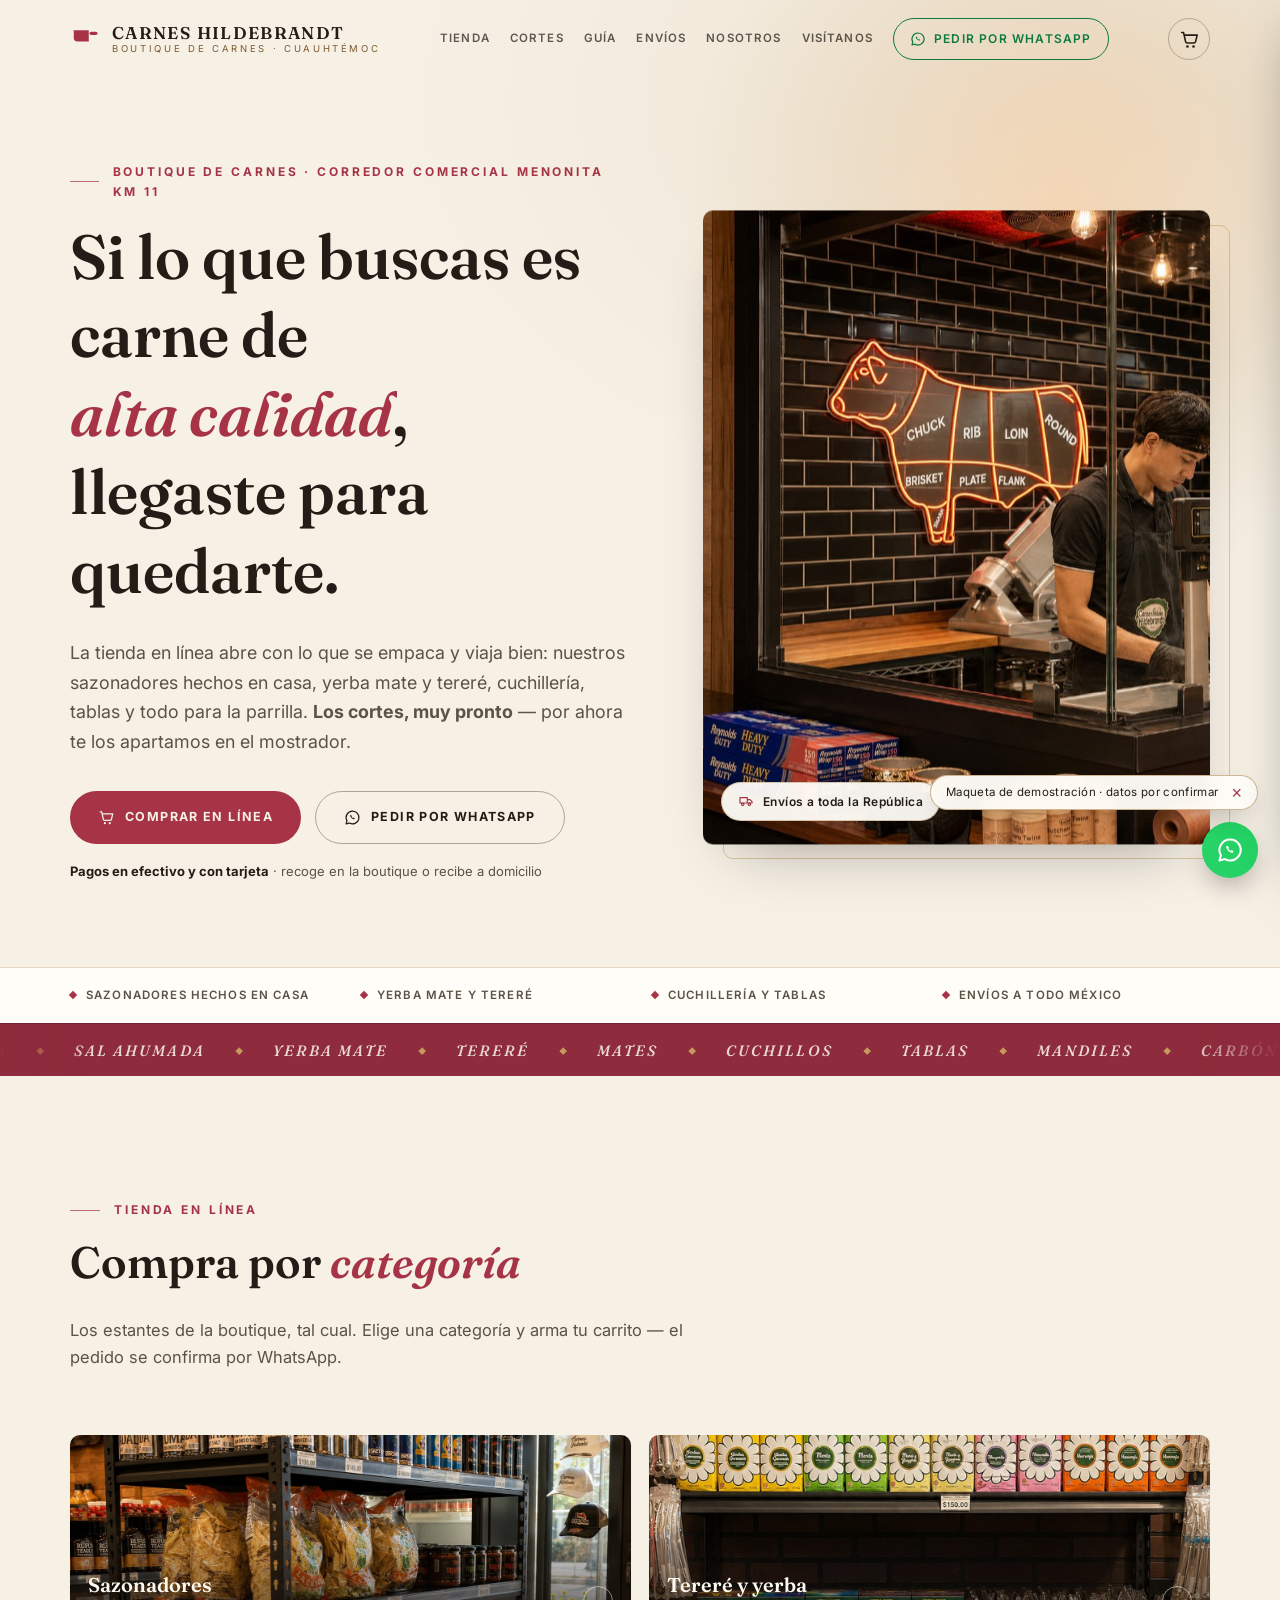
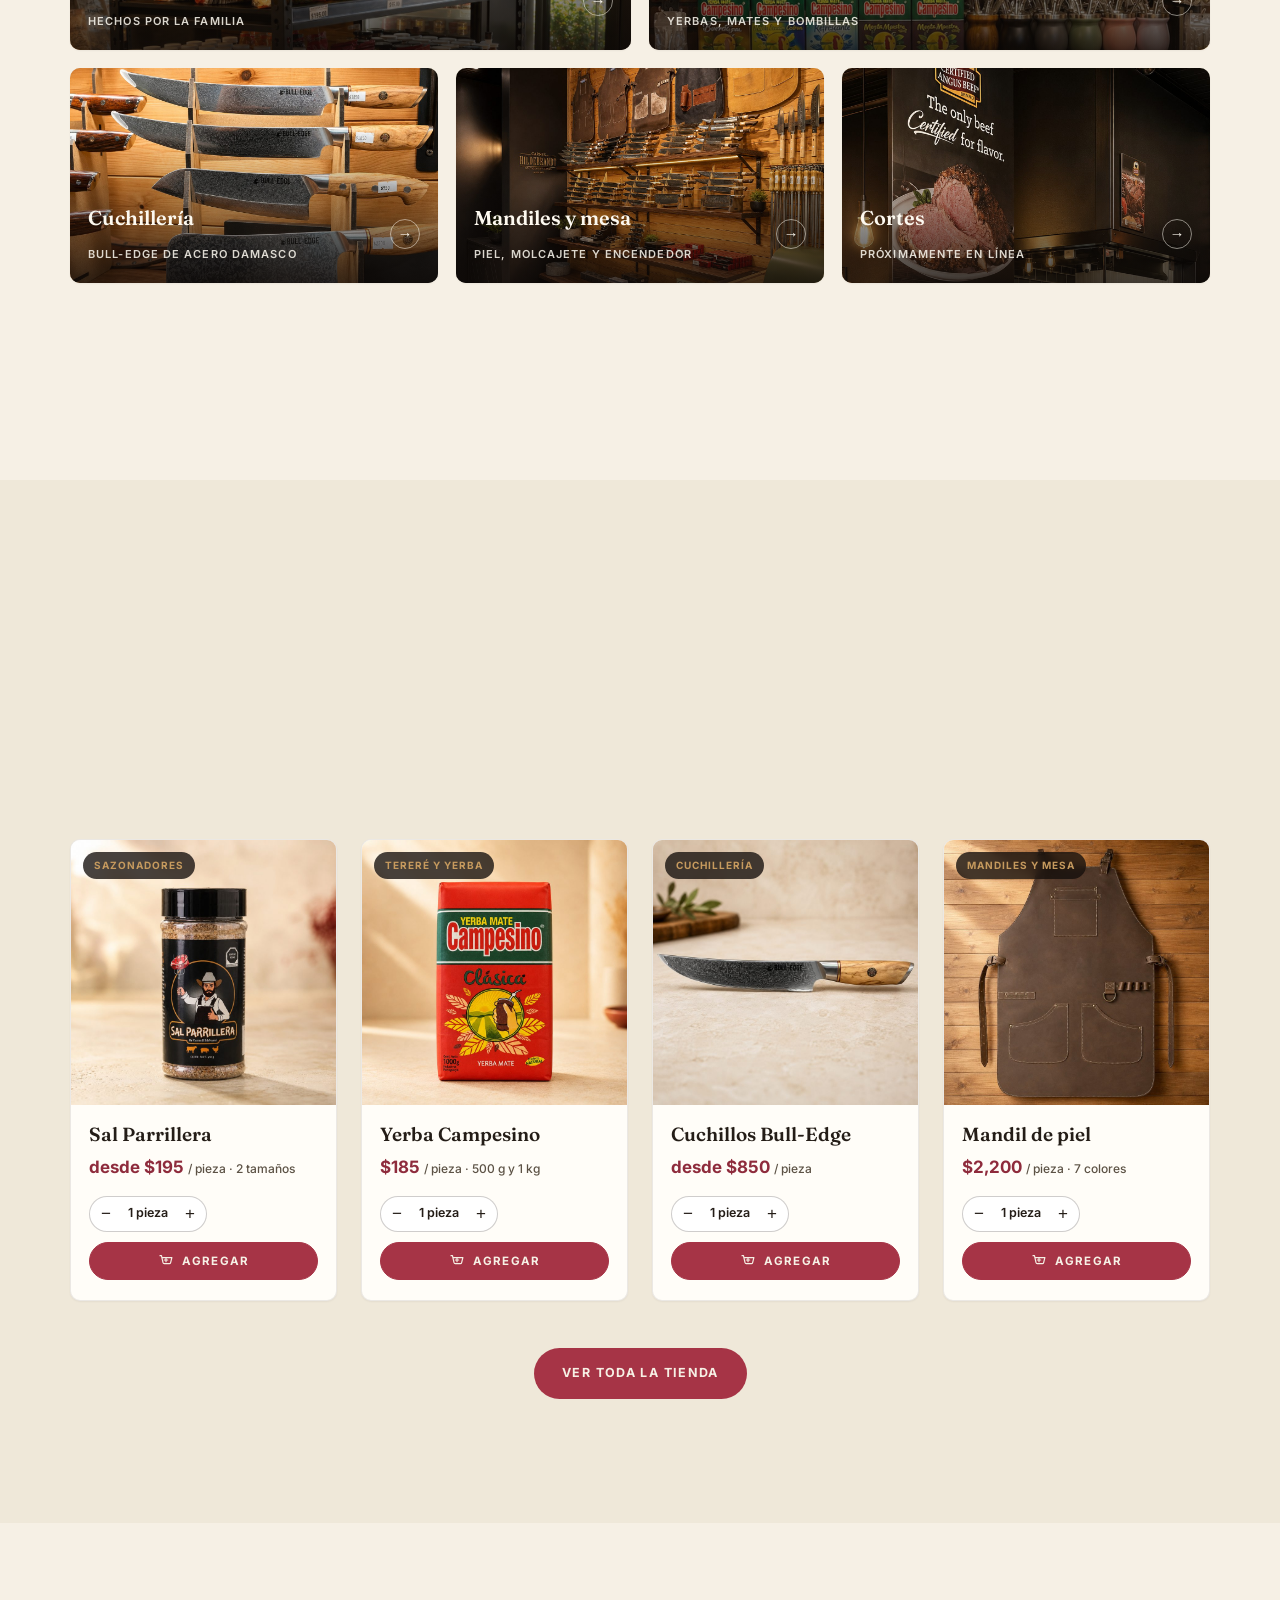
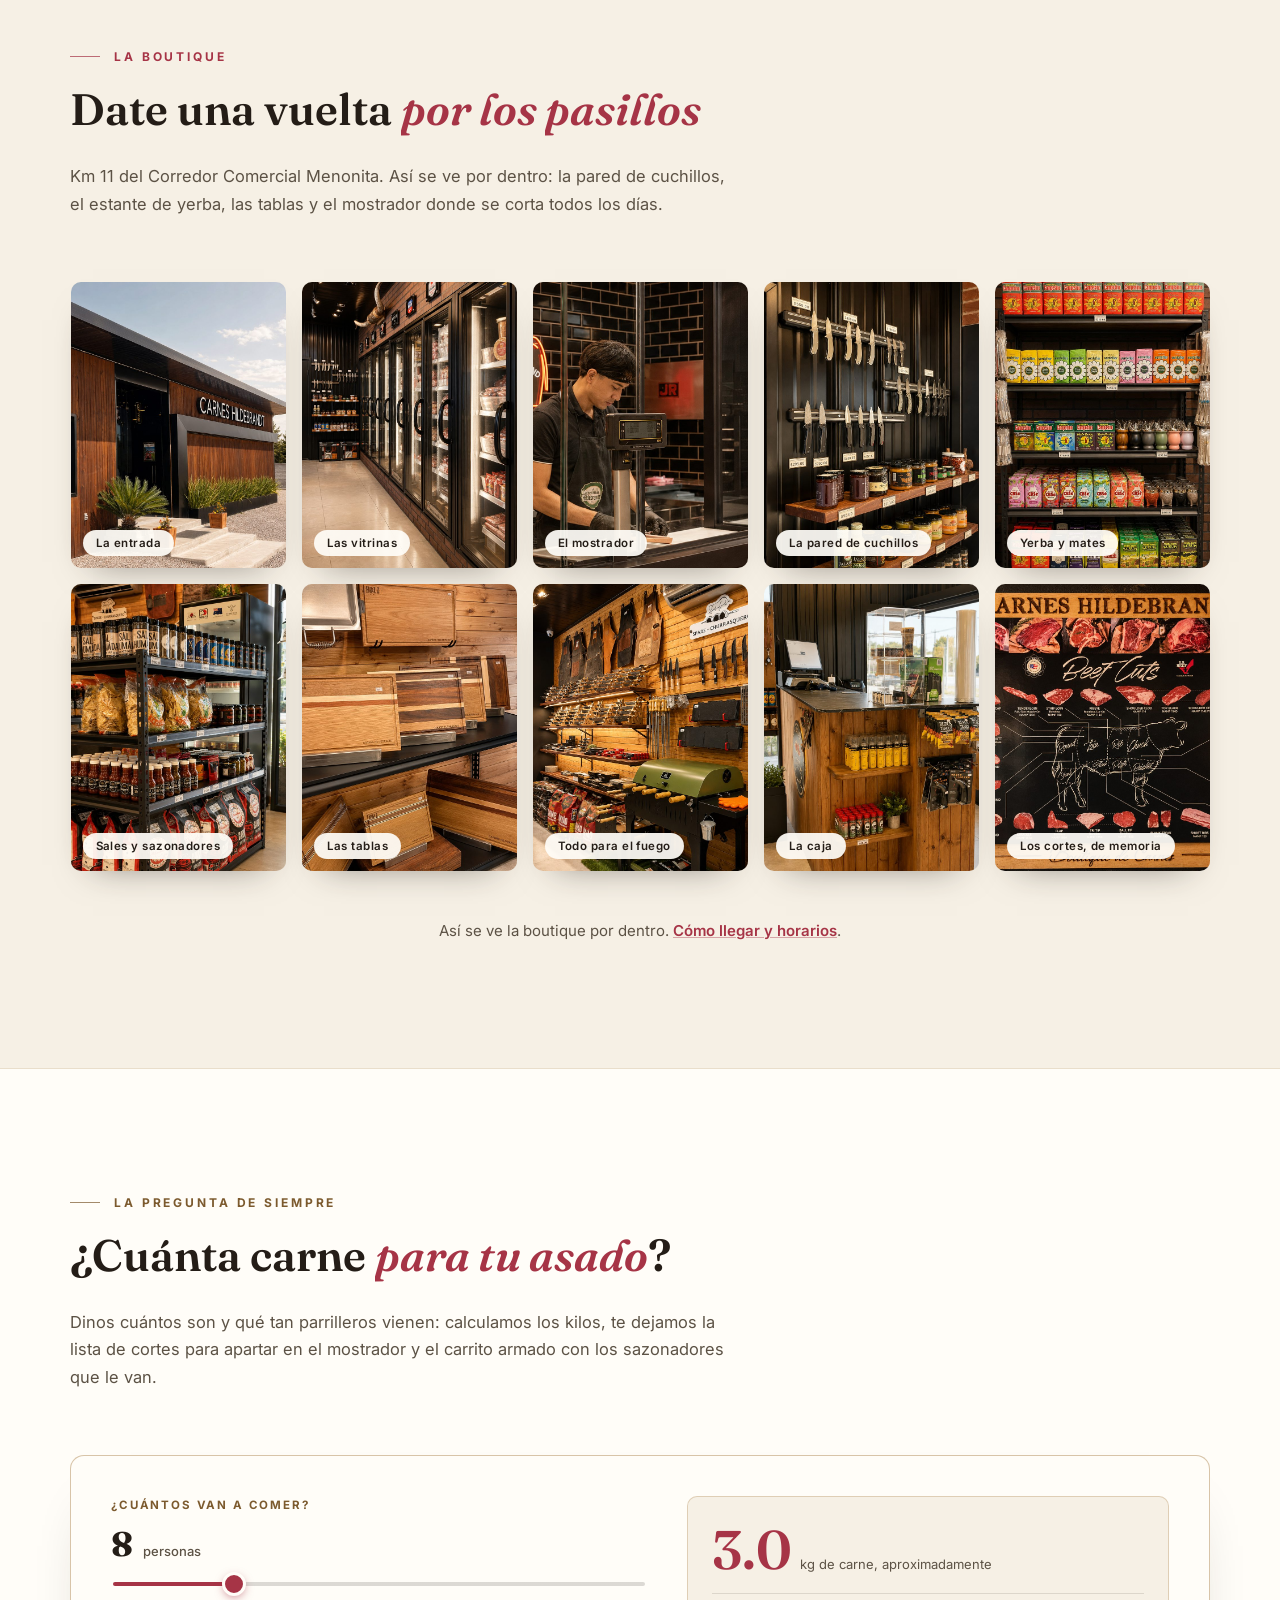
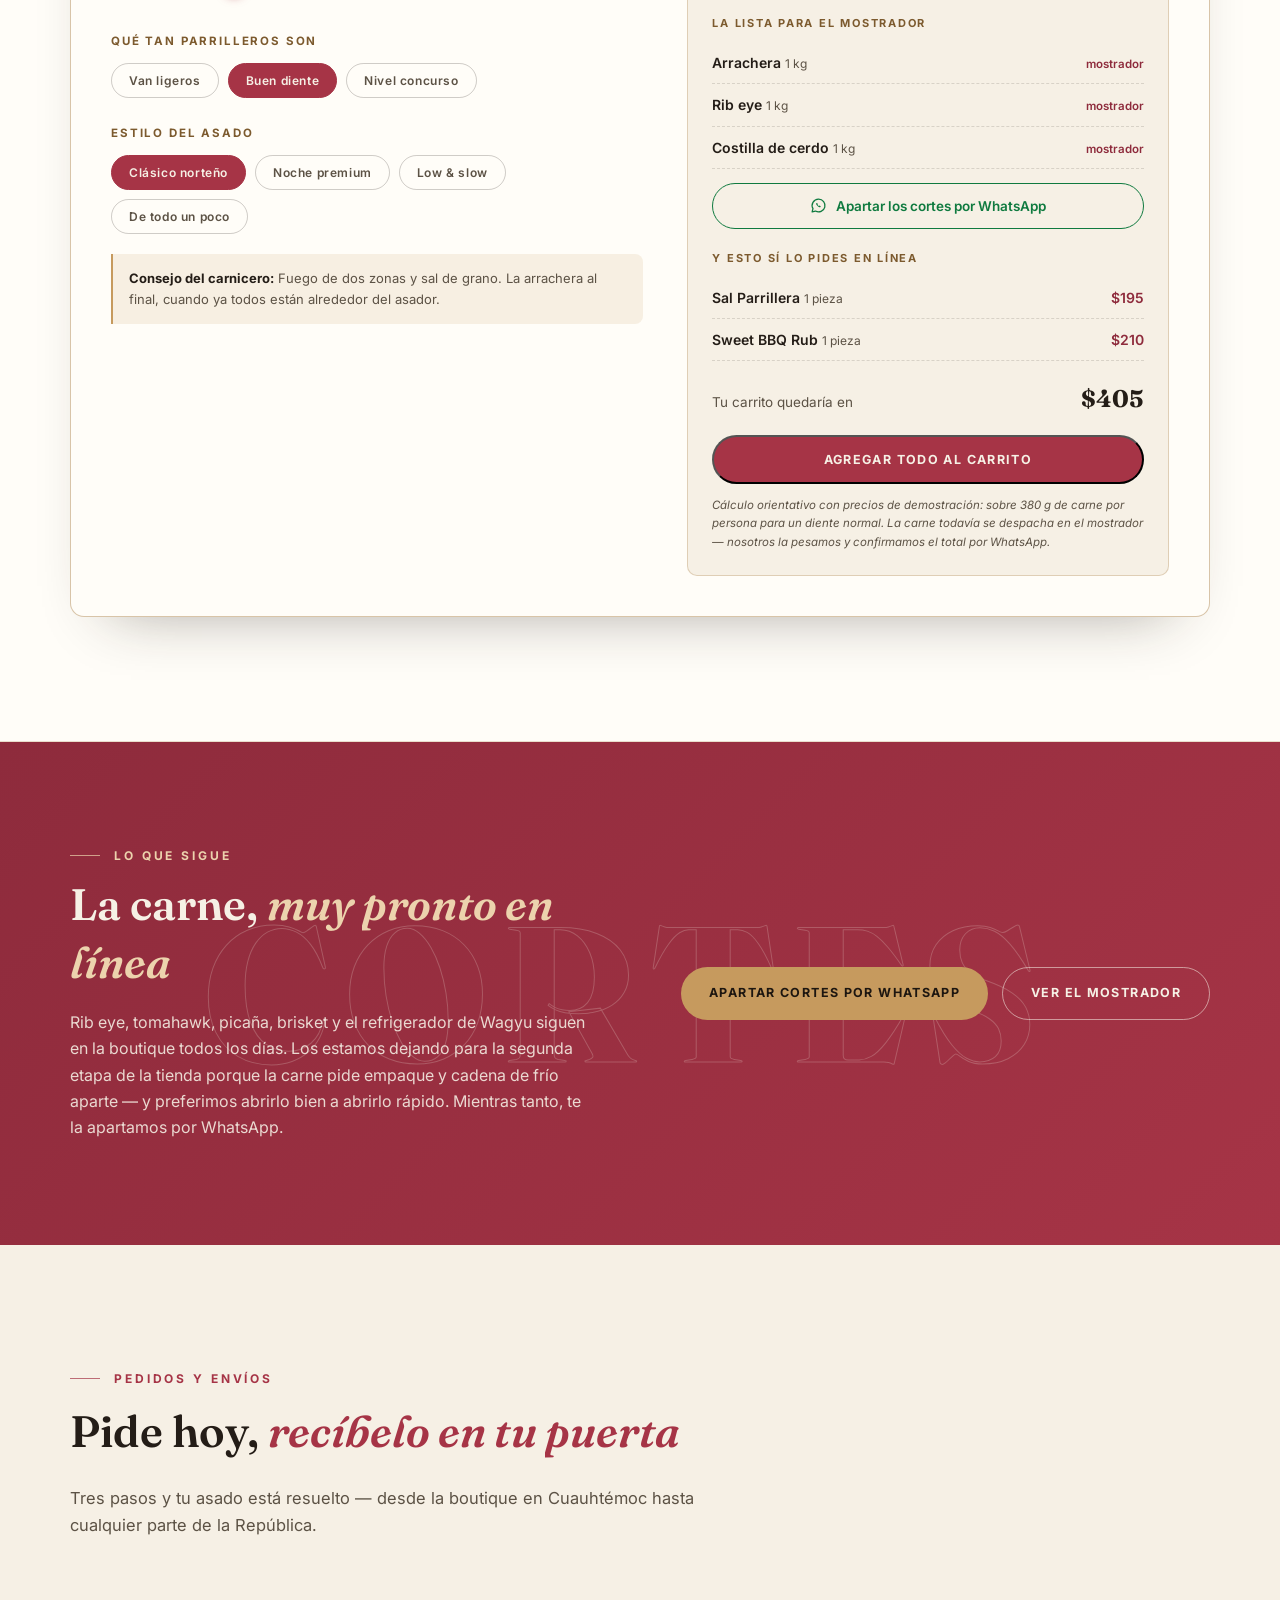
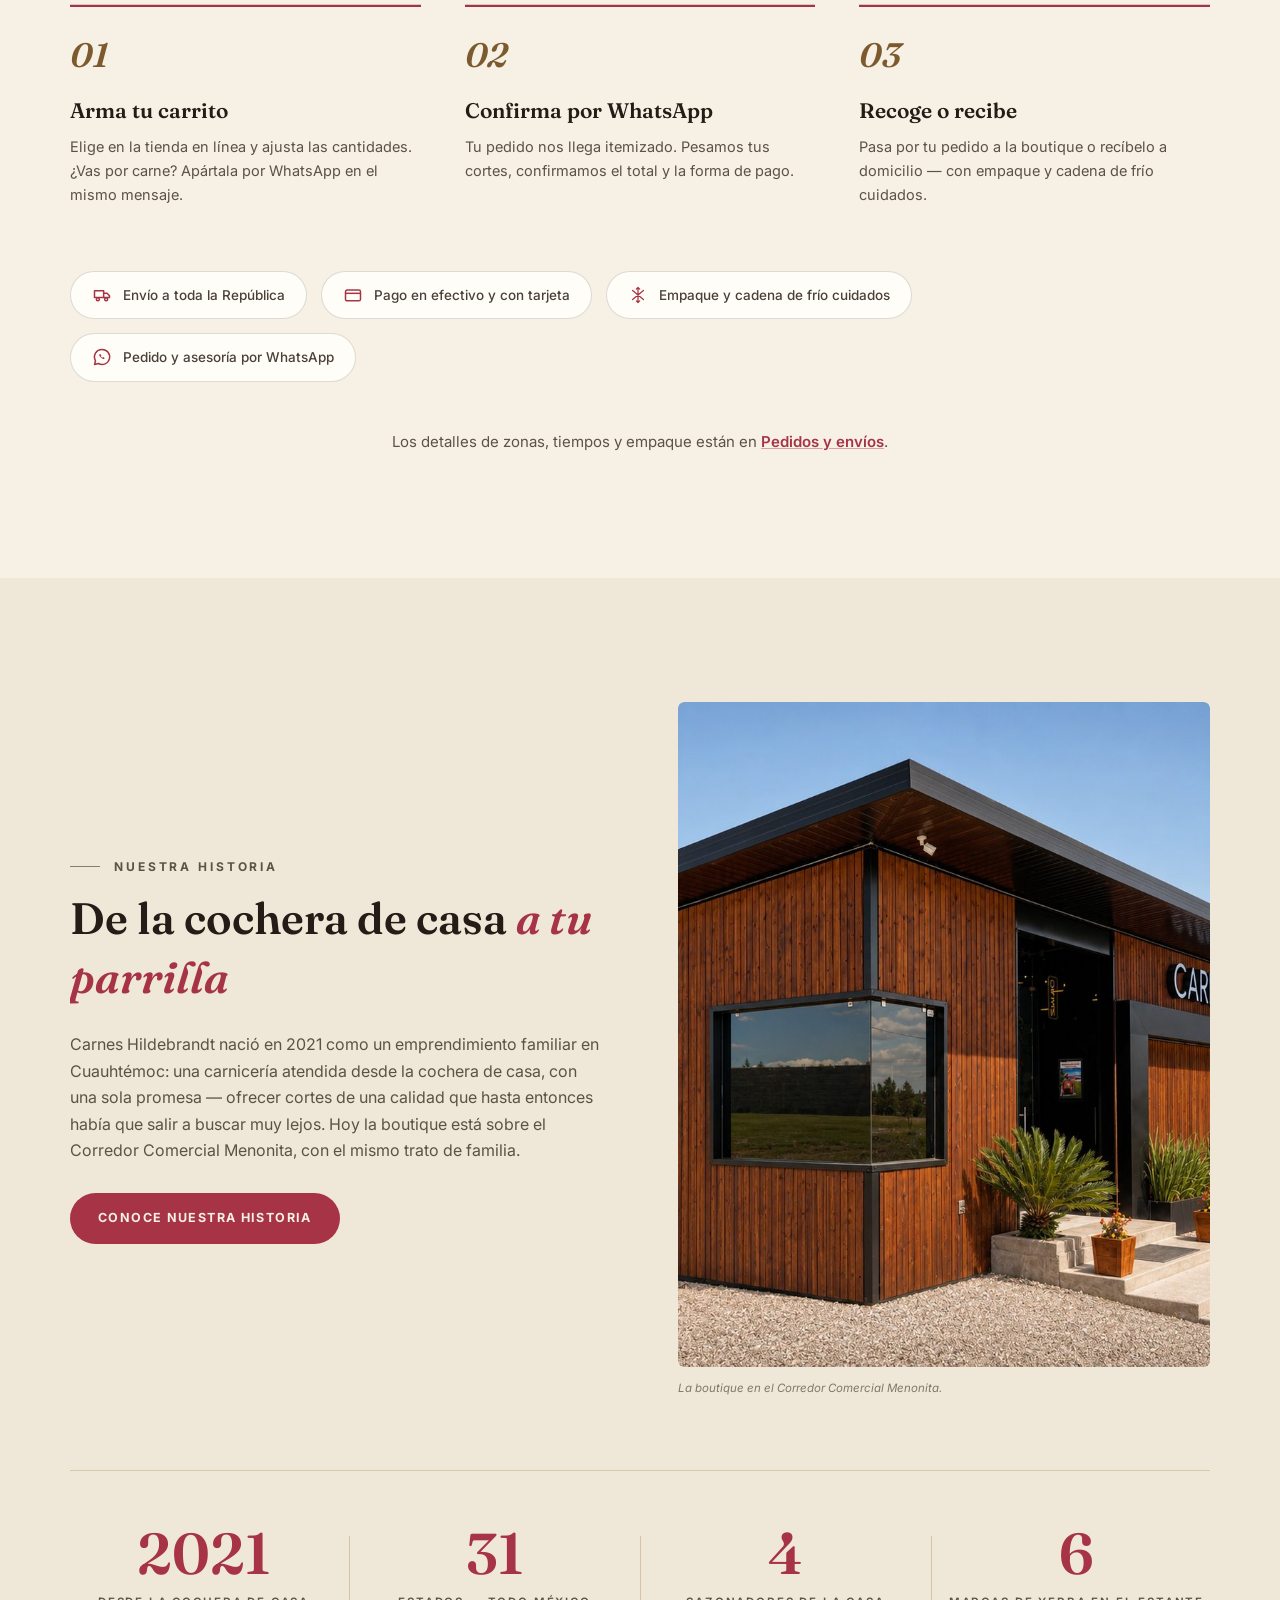
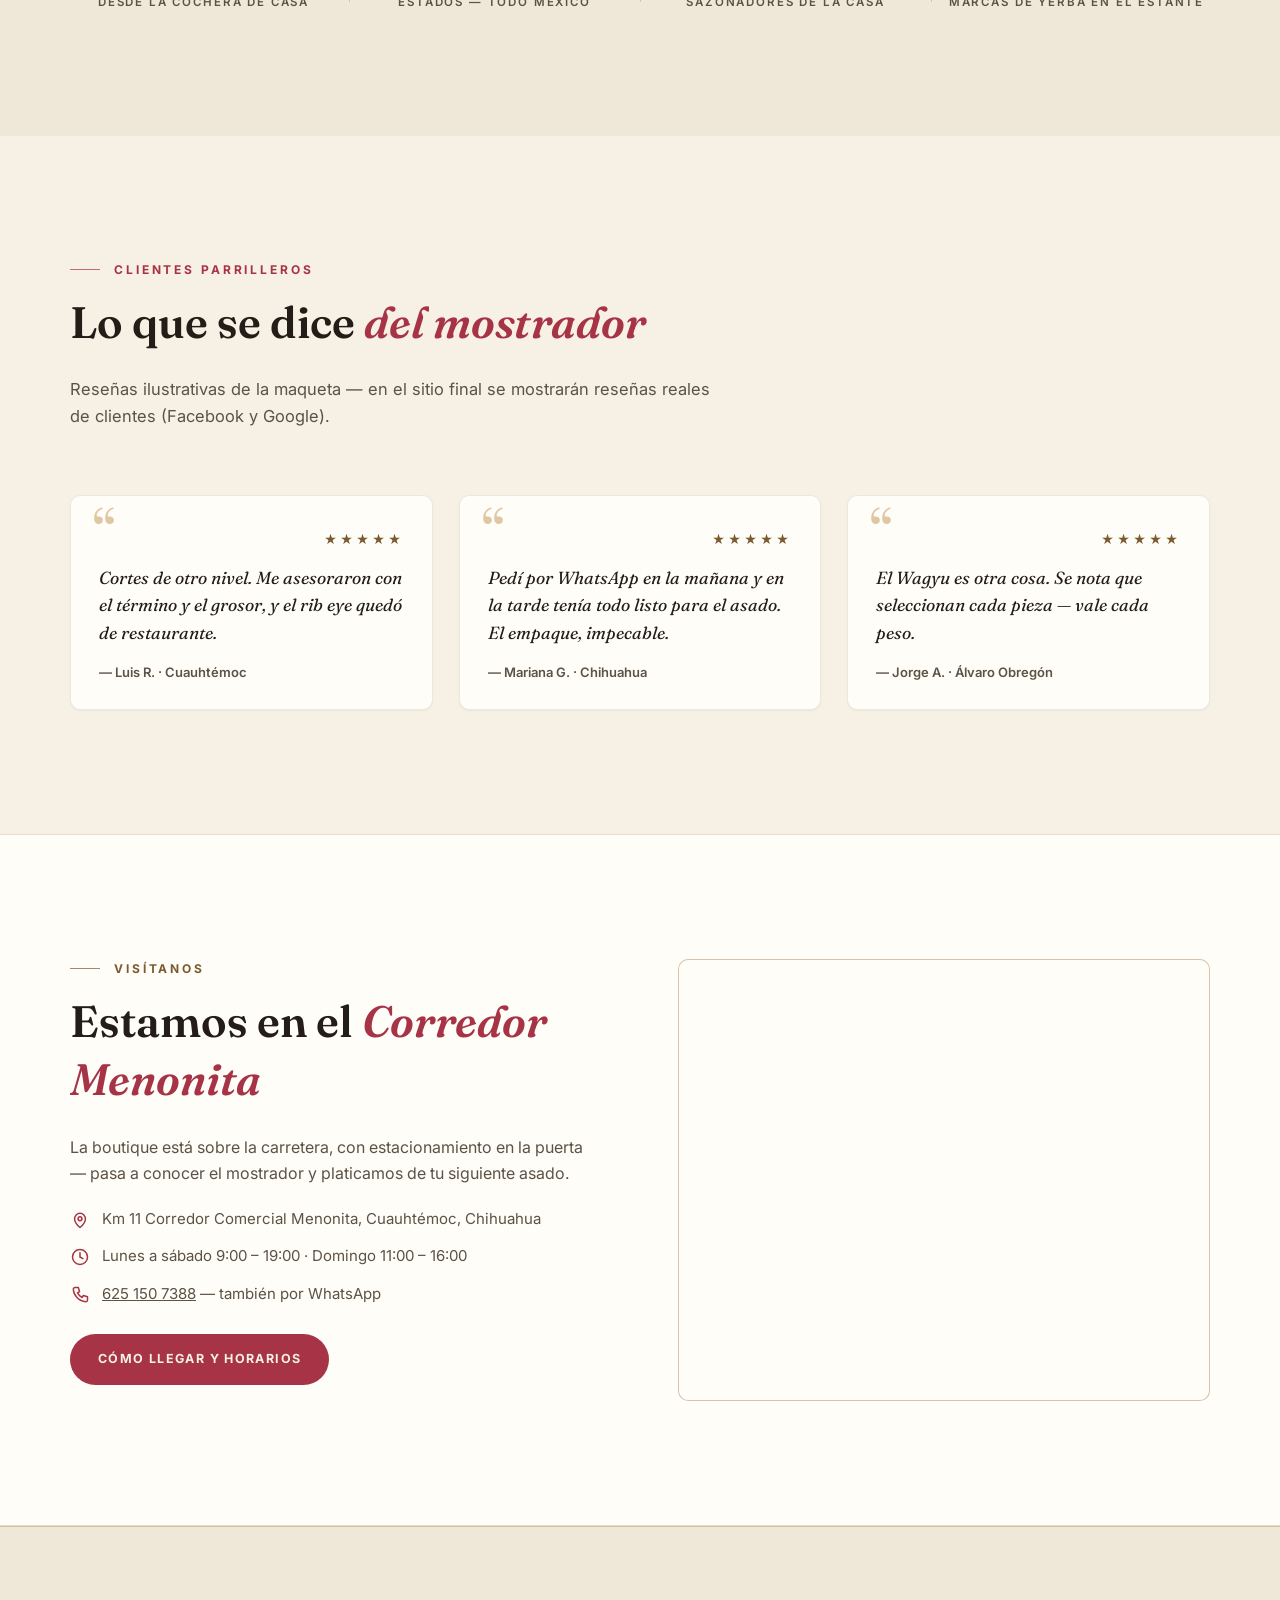
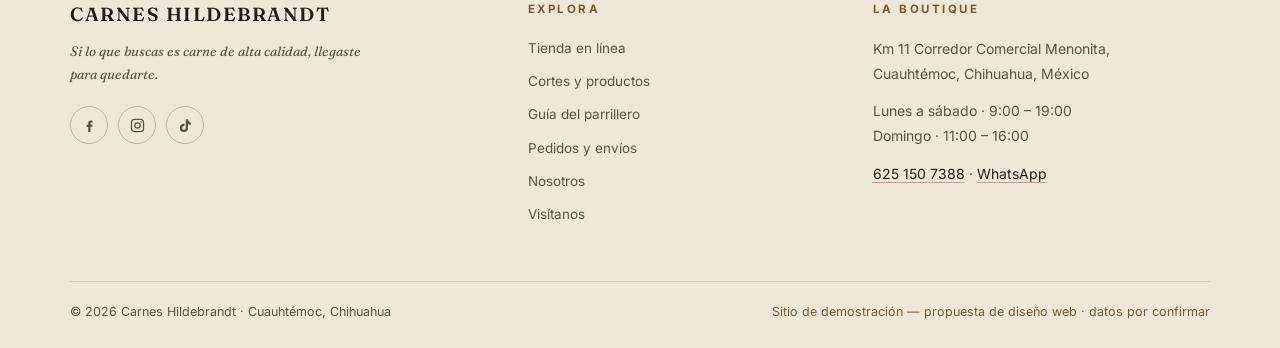
<file: index.html>
<!DOCTYPE html>
<html lang="es-MX">
<head>
  <meta charset="UTF-8">
  <meta name="viewport" content="width=device-width, initial-scale=1.0">
  <title>Carnes Hildebrandt — Boutique de Carnes · Cuauhtémoc, Chihuahua</title>
  <meta name="description" content="Boutique de carnes en Cuauhtémoc, Chihuahua. Tienda en línea con nuestros sazonadores hechos en casa, yerba mate y tereré, cuchillería, tablas y todo para la parrilla. Los cortes, muy pronto en línea.">
  <meta property="og:title" content="Carnes Hildebrandt — Boutique de Carnes">
  <meta property="og:description" content="Si lo que buscas es carne de alta calidad, llegaste para quedarte. Sazonadores de la casa, yerba y tereré, cuchillería y parrilla — ahora en línea.">
  <meta property="og:type" content="website">
  <meta property="og:image" content="https://alejandrothiessen.github.io/carnes-hildebrandt-demo/fotos/local-fachada.jpg">
  <link rel="canonical" href="https://alejandrothiessen.github.io/carnes-hildebrandt-demo/">
  <meta property="og:url" content="https://alejandrothiessen.github.io/carnes-hildebrandt-demo/">
  <meta property="og:site_name" content="Carnes Hildebrandt">
  <meta property="og:locale" content="es_MX">
  <meta name="twitter:card" content="summary_large_image">
  <meta name="twitter:title" content="Carnes Hildebrandt — Boutique de Carnes">
  <meta name="twitter:image" content="https://alejandrothiessen.github.io/carnes-hildebrandt-demo/fotos/local-fachada.jpg">
  <link rel="icon" href="data:image/svg+xml,%3Csvg xmlns='http://www.w3.org/2000/svg' viewBox='0 0 64 64'%3E%3Crect width='64' height='64' rx='14' fill='%23f6f0e5'/%3E%3Crect x='2' y='2' width='60' height='60' rx='12' fill='none' stroke='%23c69a5e' stroke-width='3'/%3E%3Ctext x='32' y='45' font-family='Georgia,serif' font-size='38' font-weight='bold' fill='%23a63446' text-anchor='middle'%3EH%3C/text%3E%3C/svg%3E">
  <link rel="preconnect" href="https://fonts.googleapis.com">
  <link rel="preconnect" href="https://fonts.gstatic.com" crossorigin>
  <link href="https://fonts.googleapis.com/css2?family=Fraunces:ital,opsz,wght@0,9..144,400;0,9..144,600;0,9..144,700;1,9..144,400;1,9..144,600&family=Inter:wght@400;500;600;700&display=swap" rel="stylesheet">
  <link rel="stylesheet" href="styles.css?v=15">
  <link rel="stylesheet" href="store.css?v=15">
  <link rel="stylesheet" href="fx.css?v=15">

  <!-- Ficha del negocio para buscadores y mapas. Es lo que alimenta el
       panel de Google al lado de los resultados, así que la dirección y
       el horario de aquí abajo tienen que ser los definitivos: hoy son
       los mismos datos por confirmar que marca el README. -->
  <script type="application/ld+json">
  {
    "@context": "https://schema.org",
    "@type": "Store",
    "name": "Carnes Hildebrandt",
    "description": "Boutique de carnes en Cuauhtémoc, Chihuahua: cortes nacionales e importados, Wagyu, sazonadores hechos en casa, yerba mate y tereré, cuchillería y todo para la parrilla.",
    "url": "https://alejandrothiessen.github.io/carnes-hildebrandt-demo/",
    "image": "https://alejandrothiessen.github.io/carnes-hildebrandt-demo/fotos/local-fachada.jpg",
    "telephone": "+526251507388",
    "priceRange": "$$",
    "currenciesAccepted": "MXN",
    "paymentAccepted": "Efectivo, Tarjeta de crédito, Tarjeta de débito",
    "address": {
      "@type": "PostalAddress",
      "streetAddress": "Km 11 Corredor Comercial Menonita",
      "addressLocality": "Cuauhtémoc",
      "addressRegion": "Chihuahua",
      "addressCountry": "MX"
    },
    "openingHoursSpecification": [
      {
        "@type": "OpeningHoursSpecification",
        "dayOfWeek": ["Monday", "Tuesday", "Wednesday", "Thursday", "Friday", "Saturday"],
        "opens": "09:00",
        "closes": "19:00"
      },
      {
        "@type": "OpeningHoursSpecification",
        "dayOfWeek": "Sunday",
        "opens": "11:00",
        "closes": "16:00"
      }
    ],
    "sameAs": [
      "https://www.facebook.com/CarnesHildebrandt/",
      "https://www.instagram.com/carneshildebrandt/",
      "https://www.tiktok.com/@carneshildebrandt"
    ]
  }
  </script>
</head>
<body data-page="inicio">
  <a class="skip-link" href="#contenido">Saltar al contenido</a>

  <!-- ======= HEADER ======= -->
  <header class="site-header" id="inicio">
    <div class="container header-inner">
      <a class="brand" href="index.html" aria-label="Carnes Hildebrandt — inicio">
        <svg class="brand-mark" viewBox="0 0 24 24" aria-hidden="true">
          <path d="M3 5h12v9H6a3 3 0 0 1-3-3V5z"/>
          <circle cx="6.3" cy="7.3" r="1.05"/>
          <rect x="15.6" y="6.1" width="6.4" height="2.7" rx="1.35"/>
        </svg>
        <span class="brand-text">
          <span class="brand-name">Carnes Hildebrandt</span>
          <span class="brand-sub">Boutique de carnes · Cuauhtémoc</span>
        </span>
      </a>

      <nav class="site-nav" id="site-nav" aria-label="Navegación principal">
        <a href="tienda.html">Tienda</a>
        <a href="cortes.html">Cortes</a>
        <a href="guia.html">Guía</a>
        <a href="envios.html">Envíos</a>
        <a href="nosotros.html">Nosotros</a>
        <a href="contacto.html">Visítanos</a>
        <a class="nav-cta" href="https://wa.me/526251507388?text=Hola%20Carnes%20Hildebrandt%2C%20quiero%20hacer%20un%20pedido" target="_blank" rel="noopener">
          <svg viewBox="0 0 24 24" aria-hidden="true" class="icon"><path d="M12 3a9 9 0 0 0-7.8 13.5L3 21l4.7-1.2A9 9 0 1 0 12 3z" fill="none" stroke="currentColor" stroke-width="1.8" stroke-linejoin="round"/><path d="M8.8 8.4c-.3.9-.1 2.1.9 3.4 1 1.3 2.2 2.2 3.6 2.6.6.2 1.3-.1 1.6-.7l.3-.6-1.9-1-.7.7c-.8-.4-1.5-1-2-1.8l.6-.8-1.2-1.8-.6.2c-.3.1-.5.4-.6.8z" fill="currentColor" stroke="none"/></svg>
          Pedir por WhatsApp
        </a>
      </nav>

      <div class="header-tools">
        <button class="cart-btn" id="cart-btn" aria-label="Abrir carrito de compras">
          <svg viewBox="0 0 24 24" aria-hidden="true"><path d="M3 4h2.2l2.3 10.3A2 2 0 0 0 9.45 16H17a2 2 0 0 0 1.95-1.55L20.8 7H6" fill="none" stroke="currentColor" stroke-width="1.8" stroke-linecap="round" stroke-linejoin="round"/><circle cx="9.7" cy="20" r="1.5" fill="currentColor"/><circle cx="16.6" cy="20" r="1.5" fill="currentColor"/></svg>
          <span class="cart-count" id="cart-count" hidden>0</span>
        </button>
        <button class="nav-toggle" id="nav-toggle" aria-expanded="false" aria-controls="site-nav" aria-label="Abrir menú">
          <span></span><span></span><span></span>
        </button>
      </div>
    </div>
  </header>

  <main id="contenido">
    <!-- ======= HERO (claro, enfocado en la tienda) ======= -->
    <section class="hero">
      <div class="container hero-grid">
        <div class="hero-content">
          <p class="eyebrow reveal">Boutique de carnes · Corredor Comercial Menonita km 11</p>
          <h1 class="reveal delay-1">Si lo que buscas es carne de <em>alta&nbsp;calidad</em>, llegaste para quedarte.</h1>
          <p class="hero-sub reveal delay-2">
            La tienda en línea abre con lo que se empaca y viaja bien: nuestros sazonadores
            hechos en casa, yerba mate y tereré, cuchillería, tablas y todo para la parrilla.
            <strong>Los cortes, muy pronto</strong> — por ahora te los apartamos en el mostrador.
          </p>
          <div class="hero-actions reveal delay-3">
            <a class="btn btn-solid" href="tienda.html">
              <svg viewBox="0 0 24 24" aria-hidden="true" class="icon"><path d="M3 4h2.2l2.3 10.3A2 2 0 0 0 9.45 16H17a2 2 0 0 0 1.95-1.55L20.8 7H6" fill="none" stroke="currentColor" stroke-width="1.8" stroke-linecap="round" stroke-linejoin="round"/><circle cx="9.7" cy="20" r="1.5" fill="currentColor"/><circle cx="16.6" cy="20" r="1.5" fill="currentColor"/></svg>
              Comprar en línea
            </a>
            <a class="btn btn-ghost" href="https://wa.me/526251507388?text=Hola%20Carnes%20Hildebrandt%2C%20quiero%20hacer%20un%20pedido" target="_blank" rel="noopener">
              <svg viewBox="0 0 24 24" aria-hidden="true" class="icon"><path d="M12 3a9 9 0 0 0-7.8 13.5L3 21l4.7-1.2A9 9 0 1 0 12 3z" fill="none" stroke="currentColor" stroke-width="1.8" stroke-linejoin="round"/><path d="M8.8 8.4c-.3.9-.1 2.1.9 3.4 1 1.3 2.2 2.2 3.6 2.6.6.2 1.3-.1 1.6-.7l.3-.6-1.9-1-.7.7c-.8-.4-1.5-1-2-1.8l.6-.8-1.2-1.8-.6.2c-.3.1-.5.4-.6.8z" fill="currentColor" stroke="none"/></svg>
              Pedir por WhatsApp
            </a>
          </div>
          <p class="hero-note reveal delay-3"><strong>Pagos en efectivo y con tarjeta</strong> · recoge en la boutique o recibe a domicilio</p>
        </div>
        <figure class="hero-media reveal delay-2">
          <!-- Las tres fotos se turnan solas (fx.js). Sin JavaScript
               se ve la primera, que es la que carga con prioridad. -->
          <div class="hero-stack" id="hero-stack">
            <img class="is-on" src="fotos/local-mostrador.jpg" width="760" height="1013" alt="Mostrador de Carnes Hildebrandt con el letrero de neón de los cortes de res" fetchpriority="high">
            <img src="fotos/local-yerba.jpg" width="760" height="1013" alt="Estante de yerba mate y mates en la boutique" loading="lazy">
            <img src="fotos/local-cuchillos.jpg" width="760" height="1013" alt="Pared de cuchillos y accesorios de parrilla" loading="lazy">
          </div>
          <span class="hero-chip">
            <svg class="icon" viewBox="0 0 24 24" aria-hidden="true"><path d="M3 7h11v8H3zM14 10h4l3 3v2h-7z" fill="none" stroke="currentColor" stroke-width="1.8" stroke-linejoin="round"/><circle cx="7" cy="17" r="1.8" fill="none" stroke="currentColor" stroke-width="1.8"/><circle cx="17" cy="17" r="1.8" fill="none" stroke="currentColor" stroke-width="1.8"/></svg>
            Envíos a toda la República
          </span>
        </figure>
      </div>
      <div class="hero-badges">
        <div class="container badges-grid">
          <div class="badge-item"><span class="badge-dot"></span>Sazonadores hechos en casa</div>
          <div class="badge-item"><span class="badge-dot"></span>Yerba mate y tereré</div>
          <div class="badge-item"><span class="badge-dot"></span>Cuchillería y tablas</div>
          <div class="badge-item"><span class="badge-dot"></span>Envíos a todo México</div>
        </div>
      </div>
    </section>

    <!-- ======= MARQUEE ======= -->
    <div class="marquee" aria-hidden="true">
      <div class="marquee-track">
        <span>Sal Parrillera</span><i>◆</i><span>Sweet BBQ Rub</span><i>◆</i><span>Brisket Rub</span><i>◆</i><span>Sal ahumada</span><i>◆</i><span>Yerba mate</span><i>◆</i><span>Tereré</span><i>◆</i><span>Mates</span><i>◆</i><span>Cuchillos</span><i>◆</i><span>Tablas</span><i>◆</i><span>Mandiles</span><i>◆</i><span>Carbón</span><i>◆</i><span>Molcajetes</span><i>◆</i>
        <span>Sal Parrillera</span><i>◆</i><span>Sweet BBQ Rub</span><i>◆</i><span>Brisket Rub</span><i>◆</i><span>Sal ahumada</span><i>◆</i><span>Yerba mate</span><i>◆</i><span>Tereré</span><i>◆</i><span>Mates</span><i>◆</i><span>Cuchillos</span><i>◆</i><span>Tablas</span><i>◆</i><span>Mandiles</span><i>◆</i><span>Carbón</span><i>◆</i><span>Molcajetes</span><i>◆</i>
      </div>
    </div>

    <!-- ======= COMPRA POR CATEGORÍA ======= -->
    <section class="section section-cream">
      <div class="container">
        <div class="section-head reveal">
          <p class="eyebrow">Tienda en línea</p>
          <h2>Compra por <em>categoría</em></h2>
          <p class="section-lead">Los estantes de la boutique, tal cual. Elige una categoría y arma tu carrito — el pedido se confirma por WhatsApp.</p>
        </div>
        <div class="cat-tiles reveal">
          <a class="cat-tile cat-tile-wide" href="tienda.html?cat=sazon">
            <img src="fotos/local-sazon-w.jpg" width="1400" height="933" alt="Estante con sazonadores, salsas y leña de la boutique" loading="lazy">
            <span class="cat-tile-label"><span>Sazonadores<br><small>Hechos por la familia</small></span><span class="arrow" aria-hidden="true">→</span></span>
          </a>
          <a class="cat-tile cat-tile-wide" href="tienda.html?cat=terere">
            <img src="fotos/local-yerba-w.jpg" width="1400" height="933" alt="Estante de yerba mate, mates y bombillas" loading="lazy">
            <span class="cat-tile-label"><span>Tereré y yerba<br><small>Yerbas, mates y bombillas</small></span><span class="arrow" aria-hidden="true">→</span></span>
          </a>
          <a class="cat-tile" href="tienda.html?cat=cuchillos">
            <img src="fotos/local-bulledge-w.jpg" width="1400" height="933" alt="Cuchillos Bull-Edge de acero damasco en su exhibidor de madera" loading="lazy">
            <span class="cat-tile-label"><span>Cuchillería<br><small>Bull-Edge de acero damasco</small></span><span class="arrow" aria-hidden="true">→</span></span>
          </a>
          <a class="cat-tile" href="tienda.html?cat=asado">
            <img src="fotos/local-parrilla-w.jpg" width="1400" height="933" alt="Mandiles de piel y accesorios de parrilla en la boutique" loading="lazy">
            <span class="cat-tile-label"><span>Mandiles y mesa<br><small>Piel, molcajete y encendedor</small></span><span class="arrow" aria-hidden="true">→</span></span>
          </a>
          <!-- Angus y no el mostrador: `local-mostrador-w` es otro recorte de
               la misma foto que ya ocupa el hero, y las dos se veían juntas. -->
          <a class="cat-tile" href="tienda.html?cat=carnes">
            <img src="fotos/local-angus-w.jpg" width="1400" height="933" alt="Cartel de Certified Angus Beef dentro de la boutique" loading="lazy">
            <span class="cat-tile-label"><span>Cortes<br><small>Próximamente en línea</small></span><span class="arrow" aria-hidden="true">→</span></span>
          </a>
        </div>
        <p class="section-note reveal">¿Buscas algo en particular? <a href="cortes.html">Conoce todo el mostrador</a> — y si no lo ves, <a href="https://wa.me/526251507388?text=Hola%2C%20busco%20un%20producto%20en%20especial" target="_blank" rel="noopener">pregúntanos: lo conseguimos por ti.</a></p>
      </div>
    </section>

    <!-- ======= TIENDA (destacados) ======= -->
    <section class="section section-bone">
      <div class="container">
        <div class="section-head reveal">
          <p class="eyebrow">Los favoritos</p>
          <h2>Listos para <em>pedir hoy</em></h2>
          <p class="section-lead">
            Arma tu carrito y envíanos el pedido por WhatsApp — sin comisiones ni plataformas
            de por medio. <strong>Precios de demostración.</strong>
          </p>
        </div>
        <div class="store-grid featured reveal" id="store-featured"></div>
        <div class="center-cta reveal"><a class="btn btn-solid" href="tienda.html">Ver toda la tienda</a></div>
      </div>
    </section>

    <!-- ======= ENTRA A LA TIENDA (mosaico de fotos del local) ======= -->
    <section class="section section-cream" id="local">
      <div class="container">
        <div class="section-head reveal">
          <p class="eyebrow">La boutique</p>
          <h2>Date una vuelta <em>por los pasillos</em></h2>
          <p class="section-lead">
            Km 11 del Corredor Comercial Menonita. Así se ve por dentro: la pared de cuchillos,
            el estante de yerba, las tablas y el mostrador donde se corta todos los días.
          </p>
        </div>
        <div class="walk-grid">
          <figure class="walk-shot"><img src="fotos/local-entrada.jpg" width="760" height="1013" alt="Entrada de la boutique con el letrero de abierto" loading="lazy"><figcaption>La entrada</figcaption></figure>
          <figure class="walk-shot"><img src="fotos/local-vitrinas.jpg" width="760" height="1013" alt="Pasillo de vitrinas refrigeradas" loading="lazy"><figcaption>Las vitrinas</figcaption></figure>
          <figure class="walk-shot"><img src="fotos/local-corte.jpg" width="760" height="1013" alt="Preparando un corte detrás del mostrador" loading="lazy"><figcaption>El mostrador</figcaption></figure>
          <figure class="walk-shot"><img src="fotos/local-cuchillos.jpg" width="760" height="1013" alt="Pared de cuchillos y accesorios" loading="lazy"><figcaption>La pared de cuchillos</figcaption></figure>
          <figure class="walk-shot"><img src="fotos/local-yerba.jpg" width="760" height="1013" alt="Estante de yerba mate y mates de colores" loading="lazy"><figcaption>Yerba y mates</figcaption></figure>
          <figure class="walk-shot"><img src="fotos/local-sal.jpg" width="760" height="1013" alt="Estante con sales, sazonadores y salsas" loading="lazy"><figcaption>Sales y sazonadores</figcaption></figure>
          <figure class="walk-shot"><img src="fotos/local-tablas.jpg" width="760" height="1013" alt="Tablas de madera HOLZ en exhibición" loading="lazy"><figcaption>Las tablas</figcaption></figure>
          <figure class="walk-shot"><img src="fotos/local-parrilla.jpg" width="760" height="1013" alt="Asador y utensilios de parrilla" loading="lazy"><figcaption>Todo para el fuego</figcaption></figure>
          <figure class="walk-shot"><img src="fotos/local-caja.jpg" width="760" height="1013" alt="Mostrador de caja de la boutique" loading="lazy"><figcaption>La caja</figcaption></figure>
          <figure class="walk-shot"><img src="fotos/local-poster.jpg" width="760" height="1013" alt="Póster de cortes de res montado en la boutique" loading="lazy"><figcaption>Los cortes, de memoria</figcaption></figure>
        </div>
        <p class="section-note reveal">
          Así se ve la boutique por dentro. <a href="contacto.html">Cómo llegar y horarios</a>.
        </p>
      </div>
    </section>

    <!-- ======= CALCULADORA DE PARRILLADA ======= -->
    <section class="section section-dark" id="calculadora">
      <div class="container">
        <div class="section-head reveal">
          <p class="eyebrow">La pregunta de siempre</p>
          <h2>¿Cuánta carne <em>para tu asado</em>?</h2>
          <p class="section-lead">
            Dinos cuántos son y qué tan parrilleros vienen: calculamos los kilos, te dejamos
            la lista de cortes para apartar en el mostrador y el carrito armado con los
            sazonadores que le van.
          </p>
        </div>
        <!-- fx.js arma la calculadora aquí dentro -->
        <div id="grill-calc">
          <p class="note-muted">
            La calculadora necesita JavaScript. Si no te aparece,
            <a href="https://wa.me/526251507388?text=Hola%2C%20%C2%BFcu%C3%A1nta%20carne%20pido%20para%20mi%20asado%3F" target="_blank" rel="noopener">pregúntanos por WhatsApp</a>
            — es de las dudas que más nos llegan.
          </p>
        </div>
      </div>
    </section>

    <!-- ======= BANDA: LA CARNE, PRÓXIMAMENTE ======= -->
    <section class="cta-band">
      <span class="cta-band-word" aria-hidden="true">CORTES</span>
      <div class="container cta-band-inner">
        <div class="reveal">
          <p class="eyebrow">Lo que sigue</p>
          <h2 class="on-dark">La carne, <em>muy pronto en línea</em></h2>
          <p class="on-dark-muted">
            Rib eye, tomahawk, picaña, brisket y el refrigerador de Wagyu siguen en la boutique
            todos los días. Los estamos dejando para la segunda etapa de la tienda porque la carne
            pide empaque y cadena de frío aparte — y preferimos abrirlo bien a abrirlo rápido.
            Mientras tanto, te la apartamos por WhatsApp.
          </p>
        </div>
        <div class="cta-band-actions reveal delay-1">
          <a class="btn btn-gold" href="https://wa.me/526251507388?text=Hola%20Carnes%20Hildebrandt%2C%20quiero%20apartar%20unos%20cortes" target="_blank" rel="noopener">Apartar cortes por WhatsApp</a>
          <a class="btn btn-ghost" href="cortes.html">Ver el mostrador</a>
        </div>
      </div>
    </section>

    <!-- ======= CÓMO FUNCIONA ======= -->
    <section class="section section-cream">
      <div class="container">
        <div class="section-head reveal">
          <p class="eyebrow">Pedidos y envíos</p>
          <h2>Pide hoy, <em>recíbelo en tu puerta</em></h2>
          <p class="section-lead">Tres pasos y tu asado está resuelto — desde la boutique en Cuauhtémoc hasta cualquier parte de la República.</p>
        </div>
        <ol class="steps reveal">
          <li>
            <span class="step-num">01</span>
            <h3>Arma tu carrito</h3>
            <p>Elige en la tienda en línea y ajusta las cantidades. ¿Vas por carne? Apártala por WhatsApp en el mismo mensaje.</p>
          </li>
          <li>
            <span class="step-num">02</span>
            <h3>Confirma por WhatsApp</h3>
            <p>Tu pedido nos llega itemizado. Pesamos tus cortes, confirmamos el total y la forma de pago.</p>
          </li>
          <li>
            <span class="step-num">03</span>
            <h3>Recoge o recibe</h3>
            <p>Pasa por tu pedido a la boutique o recíbelo a domicilio — con empaque y cadena de frío cuidados.</p>
          </li>
        </ol>
        <div class="perks reveal">
          <div class="perk">
            <svg class="icon" viewBox="0 0 24 24" aria-hidden="true"><path d="M3 7h11v8H3zM14 10h4l3 3v2h-7z" fill="none" stroke="currentColor" stroke-width="1.8" stroke-linejoin="round"/><circle cx="7" cy="17" r="1.8" fill="none" stroke="currentColor" stroke-width="1.8"/><circle cx="17" cy="17" r="1.8" fill="none" stroke="currentColor" stroke-width="1.8"/></svg>
            Envío a toda la República
          </div>
          <div class="perk">
            <svg class="icon" viewBox="0 0 24 24" aria-hidden="true"><rect x="3" y="6" width="18" height="13" rx="2" fill="none" stroke="currentColor" stroke-width="1.8"/><path d="M3 10h18" stroke="currentColor" stroke-width="1.8"/></svg>
            Pago en efectivo y con tarjeta
          </div>
          <div class="perk">
            <svg class="icon" viewBox="0 0 24 24" aria-hidden="true"><path d="M12 3v18M5.5 6.5l13 11M18.5 6.5l-13 11M12 3l-2 2m2-2l2 2M12 21l-2-2m2 2l2-2" fill="none" stroke="currentColor" stroke-width="1.5" stroke-linecap="round"/></svg>
            Empaque y cadena de frío cuidados
          </div>
          <div class="perk">
            <svg class="icon" viewBox="0 0 24 24" aria-hidden="true"><path d="M12 3a9 9 0 0 0-7.8 13.5L3 21l4.7-1.2A9 9 0 1 0 12 3z" fill="none" stroke="currentColor" stroke-width="1.8" stroke-linejoin="round"/><path d="M8.8 8.4c-.3.9-.1 2.1.9 3.4 1 1.3 2.2 2.2 3.6 2.6.6.2 1.3-.1 1.6-.7l.3-.6-1.9-1-.7.7c-.8-.4-1.5-1-2-1.8l.6-.8-1.2-1.8-.6.2c-.3.1-.5.4-.6.8z" fill="currentColor" stroke="none"/></svg>
            Pedido y asesoría por WhatsApp
          </div>
        </div>
        <p class="section-note reveal">Los detalles de zonas, tiempos y empaque están en <a href="envios.html">Pedidos y envíos</a>.</p>
      </div>
    </section>

    <!-- ======= NUESTRA HISTORIA (adelanto) ======= -->
    <section class="section section-bone">
      <div class="container split">
        <div class="split-text reveal">
          <p class="eyebrow">Nuestra historia</p>
          <h2>De la cochera de casa <em>a tu parrilla</em></h2>
          <p>
            Carnes Hildebrandt nació en 2021 como un emprendimiento familiar en Cuauhtémoc:
            una carnicería atendida desde la cochera de casa, con una sola promesa —
            ofrecer cortes de una calidad que hasta entonces había que salir a buscar muy lejos.
            Hoy la boutique está sobre el Corredor Comercial Menonita, con el mismo trato de familia.
          </p>
          <a class="btn btn-solid" href="nosotros.html">Conoce nuestra historia</a>
        </div>
        <figure class="split-media keep-order frame reveal delay-1">
          <img src="fotos/local-fachada-w.jpg" width="1400" height="933" alt="Fachada de la boutique de Carnes Hildebrandt sobre el Corredor Comercial Menonita" loading="lazy">
          <figcaption>La boutique en el Corredor Comercial Menonita.</figcaption>
        </figure>
      </div>
      <!-- Cifras: todas salen de lo que ya cuenta el sitio -->
      <div class="container">
        <div class="numbers">
          <!-- El año va sin `data-count` a propósito: contar de 0 a 2021
               lo hace parecer una cantidad y no una fecha. -->
          <div class="num-item">
            <span class="num-value">2021</span>
            <span class="num-label">Desde la cochera de casa</span>
          </div>
          <div class="num-item">
            <span class="num-value" data-count="32">32</span>
            <span class="num-label">Estados — todo México</span>
          </div>
          <div class="num-item">
            <span class="num-value" data-count="4">4</span>
            <span class="num-label">Sazonadores de la casa</span>
          </div>
          <div class="num-item">
            <span class="num-value" data-count="6">6</span>
            <span class="num-label">Marcas de yerba en el estante</span>
          </div>
        </div>
      </div>
    </section>

    <!-- ======= RESEÑAS (muestra) ======= -->
    <section class="section section-cream">
      <div class="container">
        <div class="section-head reveal">
          <p class="eyebrow">Clientes parrilleros</p>
          <h2>Lo que se dice <em>del mostrador</em></h2>
          <p class="section-lead">Reseñas ilustrativas de la maqueta — en el sitio final se mostrarán reseñas reales de clientes (Facebook y Google).</p>
        </div>
        <div class="quote-grid">
          <figure class="quote-card reveal">
            <div class="quote-stars" aria-label="5 estrellas">★★★★★</div>
            <blockquote>Cortes de otro nivel. Me asesoraron con el término y el grosor, y el rib eye quedó de restaurante.</blockquote>
            <figcaption>— Luis R. · Cuauhtémoc</figcaption>
          </figure>
          <figure class="quote-card reveal delay-1">
            <div class="quote-stars" aria-label="5 estrellas">★★★★★</div>
            <blockquote>Pedí por WhatsApp en la mañana y en la tarde tenía todo listo para el asado. El empaque, impecable.</blockquote>
            <figcaption>— Mariana G. · Chihuahua</figcaption>
          </figure>
          <figure class="quote-card reveal delay-2">
            <div class="quote-stars" aria-label="5 estrellas">★★★★★</div>
            <blockquote>El Wagyu es otra cosa. Se nota que seleccionan cada pieza — vale cada peso.</blockquote>
            <figcaption>— Jorge A. · Álvaro Obregón</figcaption>
          </figure>
        </div>
      </div>
    </section>

    <!-- ======= VISÍTANOS (adelanto) ======= -->
    <section class="section section-dark">
      <div class="container split contact-split">
        <div class="split-text reveal">
          <p class="eyebrow">Visítanos</p>
          <h2 class="on-dark">Estamos en el <em>Corredor Menonita</em></h2>
          <p class="on-dark-muted">La boutique está sobre la carretera, con estacionamiento en la puerta — pasa a conocer el mostrador y platicamos de tu siguiente asado.</p>
          <ul class="mini-facts">
            <li>
              <svg class="icon" viewBox="0 0 24 24" aria-hidden="true"><path d="M12 21s-6.5-5.2-6.5-10.5a6.5 6.5 0 0 1 13 0C18.5 15.8 12 21 12 21z" fill="none" stroke="currentColor" stroke-width="1.8"/><circle cx="12" cy="10.5" r="2.3" fill="none" stroke="currentColor" stroke-width="1.8"/></svg>
              <span>Km 11 Corredor Comercial Menonita, Cuauhtémoc, Chihuahua</span>
            </li>
            <li>
              <svg class="icon" viewBox="0 0 24 24" aria-hidden="true"><circle cx="12" cy="12" r="9" fill="none" stroke="currentColor" stroke-width="1.8"/><path d="M12 7v5l3.5 2" fill="none" stroke="currentColor" stroke-width="1.8" stroke-linecap="round"/></svg>
              <span>Lunes a sábado 9:00 – 19:00 · Domingo 11:00 – 16:00</span>
            </li>
            <li>
              <svg class="icon" viewBox="0 0 24 24" aria-hidden="true"><path d="M6 3h4l1.5 5-2.5 1.5a12 12 0 0 0 5.5 5.5L16 12.5l5 1.5v4a2 2 0 0 1-2 2A16 16 0 0 1 4 5a2 2 0 0 1 2-2z" fill="none" stroke="currentColor" stroke-width="1.8" stroke-linejoin="round"/></svg>
              <span><a href="tel:+526251507388">625 150 7388</a> — también por WhatsApp</span>
            </li>
          </ul>
          <a class="btn btn-solid" href="contacto.html">Cómo llegar y horarios</a>
        </div>
        <div class="split-media map-frame reveal delay-1">
          <iframe
            title="Mapa — Carnes Hildebrandt, Cuauhtémoc, Chihuahua"
            src="https://www.google.com/maps?q=Carnes+Hildebrandt,+Cuauht%C3%A9moc,+Chihuahua&output=embed"
            loading="lazy"
            referrerpolicy="no-referrer-when-downgrade"
            allowfullscreen></iframe>
        </div>
      </div>
    </section>
  </main>

  <!-- ======= FOOTER ======= -->
  <footer class="site-footer">
    <div class="container">
      <div class="footer-grid">
        <div class="footer-brand">
          <span class="brand-name">Carnes Hildebrandt</span>
          <span class="footer-tagline">Si lo que buscas es carne de alta calidad, llegaste para quedarte.</span>
          <div class="footer-social">
            <a href="https://www.facebook.com/CarnesHildebrandt/" target="_blank" rel="noopener" aria-label="Facebook">
              <svg viewBox="0 0 24 24" aria-hidden="true"><path d="M13.4 21v-7.2h2.4l.4-2.8h-2.8V9.2c0-.8.3-1.4 1.5-1.4h1.4V5.3c-.6-.1-1.4-.2-2.2-.2-2.3 0-3.9 1.4-3.9 4v1.9H7.9V14h2.3v7z" fill="currentColor"/></svg>
            </a>
            <a href="https://www.instagram.com/carneshildebrandt/" target="_blank" rel="noopener" aria-label="Instagram">
              <svg viewBox="0 0 24 24" aria-hidden="true"><rect x="3.5" y="3.5" width="17" height="17" rx="4.5" fill="none" stroke="currentColor" stroke-width="1.8"/><circle cx="12" cy="12" r="3.8" fill="none" stroke="currentColor" stroke-width="1.8"/><circle cx="16.9" cy="7.1" r="1.15" fill="currentColor"/></svg>
            </a>
            <a href="https://www.tiktok.com/@carneshildebrandt" target="_blank" rel="noopener" aria-label="TikTok">
              <svg viewBox="0 0 24 24" aria-hidden="true"><path d="M16.6 5.8A4.3 4.3 0 0 1 15.5 3h-3.1v12.4a2.6 2.6 0 1 1-2.6-2.6c.3 0 .5 0 .8.1V9.7a5.9 5.9 0 0 0-.8-.05 5.75 5.75 0 1 0 5.75 5.75V9.9a7.3 7.3 0 0 0 4 1.2V8a4.3 4.3 0 0 1-2.95-2.2z" fill="currentColor"/></svg>
            </a>
          </div>
        </div>
        <nav class="footer-col" aria-label="Mapa del sitio">
          <h4>Explora</h4>
          <div class="footer-links">
            <a href="tienda.html">Tienda en línea</a>
            <a href="cortes.html">Cortes y productos</a>
            <a href="guia.html">Guía del parrillero</a>
            <a href="envios.html">Pedidos y envíos</a>
            <a href="nosotros.html">Nosotros</a>
            <a href="contacto.html">Visítanos</a>
          </div>
        </nav>
        <div class="footer-col">
          <h4>La boutique</h4>
          <p>Km 11 Corredor Comercial Menonita,<br>Cuauhtémoc, Chihuahua, México</p>
          <p>Lunes a sábado · 9:00 – 19:00<br>Domingo · 11:00 – 16:00</p>
          <p><a href="tel:+526251507388">625 150 7388</a> · <a href="https://wa.me/526251507388" target="_blank" rel="noopener">WhatsApp</a></p>
        </div>
      </div>
      <div class="footer-bottom">
        <span>© <span id="year">2026</span> Carnes Hildebrandt · Cuauhtémoc, Chihuahua</span>
        <span class="footer-demo">Sitio de demostración — propuesta de diseño web · datos por confirmar</span>
      </div>
    </div>
  </footer>

  <!-- ======= CARRITO ======= -->
  <div class="cart-overlay" id="cart-overlay"></div>
  <aside class="cart-drawer" id="cart-drawer" role="dialog" aria-modal="true" aria-labelledby="cart-title">
    <header class="cart-head">
      <h3 id="cart-title">Tu pedido</h3>
      <button class="cart-close" id="cart-close" aria-label="Cerrar carrito">×</button>
    </header>
    <div class="cart-body">
      <div class="cart-empty" id="cart-empty">
        <svg viewBox="0 0 24 24" aria-hidden="true"><path d="M3 4h2.2l2.3 10.3A2 2 0 0 0 9.45 16H17a2 2 0 0 0 1.95-1.55L20.8 7H6" fill="none" stroke="currentColor" stroke-width="1.6" stroke-linecap="round" stroke-linejoin="round"/><circle cx="9.7" cy="20" r="1.5" fill="currentColor"/><circle cx="16.6" cy="20" r="1.5" fill="currentColor"/></svg>
        <p>Tu carrito está vacío.</p>
        <a href="tienda.html" id="cart-empty-link">Explorar la tienda</a>
      </div>
      <ul class="cart-items" id="cart-items"></ul>
    </div>
    <footer class="cart-foot" id="cart-foot">
      <div class="cart-delivery" role="radiogroup" aria-label="Tipo de entrega">
        <label><input type="radio" name="delivery" value="pickup" checked><span>Recoger en tienda</span></label>
        <label><input type="radio" name="delivery" value="delivery"><span>Envío a domicilio</span></label>
      </div>
      <div class="cart-total"><span>Subtotal estimado</span><strong id="cart-subtotal">$0</strong></div>
      <p class="cart-fine">El total final se confirma por WhatsApp al pesar tus cortes. Precios de demostración.</p>
      <button class="btn btn-solid cart-submit" id="cart-submit" disabled>
        <svg viewBox="0 0 24 24" aria-hidden="true" class="icon"><path d="M12 3a9 9 0 0 0-7.8 13.5L3 21l4.7-1.2A9 9 0 1 0 12 3z" fill="none" stroke="currentColor" stroke-width="1.8" stroke-linejoin="round"/><path d="M8.8 8.4c-.3.9-.1 2.1.9 3.4 1 1.3 2.2 2.2 3.6 2.6.6.2 1.3-.1 1.6-.7l.3-.6-1.9-1-.7.7c-.8-.4-1.5-1-2-1.8l.6-.8-1.2-1.8-.6.2c-.3.1-.5.4-.6.8z" fill="currentColor" stroke="none"/></svg>
        Enviar pedido por WhatsApp
      </button>
    </footer>
  </aside>

  <!-- ======= FLOTANTES ======= -->
  <a class="wa-float" href="https://wa.me/526251507388?text=Hola%20Carnes%20Hildebrandt%2C%20quiero%20hacer%20un%20pedido" target="_blank" rel="noopener" aria-label="Enviar mensaje por WhatsApp">
    <svg viewBox="0 0 24 24" aria-hidden="true"><path d="M12 3a9 9 0 0 0-7.8 13.5L3 21l4.7-1.2A9 9 0 1 0 12 3z" fill="none" stroke="currentColor" stroke-width="1.8" stroke-linejoin="round"/><path d="M8.8 8.4c-.3.9-.1 2.1.9 3.4 1 1.3 2.2 2.2 3.6 2.6.6.2 1.3-.1 1.6-.7l.3-.6-1.9-1-.7.7c-.8-.4-1.5-1-2-1.8l.6-.8-1.2-1.8-.6.2c-.3.1-.5.4-.6.8z" fill="currentColor" stroke="none"/></svg>
  </a>

  <div class="demo-ribbon" id="demo-ribbon" role="note">
    <span>Maqueta de demostración · datos por confirmar</span>
    <button id="demo-ribbon-close" aria-label="Cerrar aviso">×</button>
  </div>

  <script src="main.js?v=15"></script>
  <script src="store.js?v=15"></script>
  <script src="fx.js?v=15"></script>
</body>
</html>
</file>
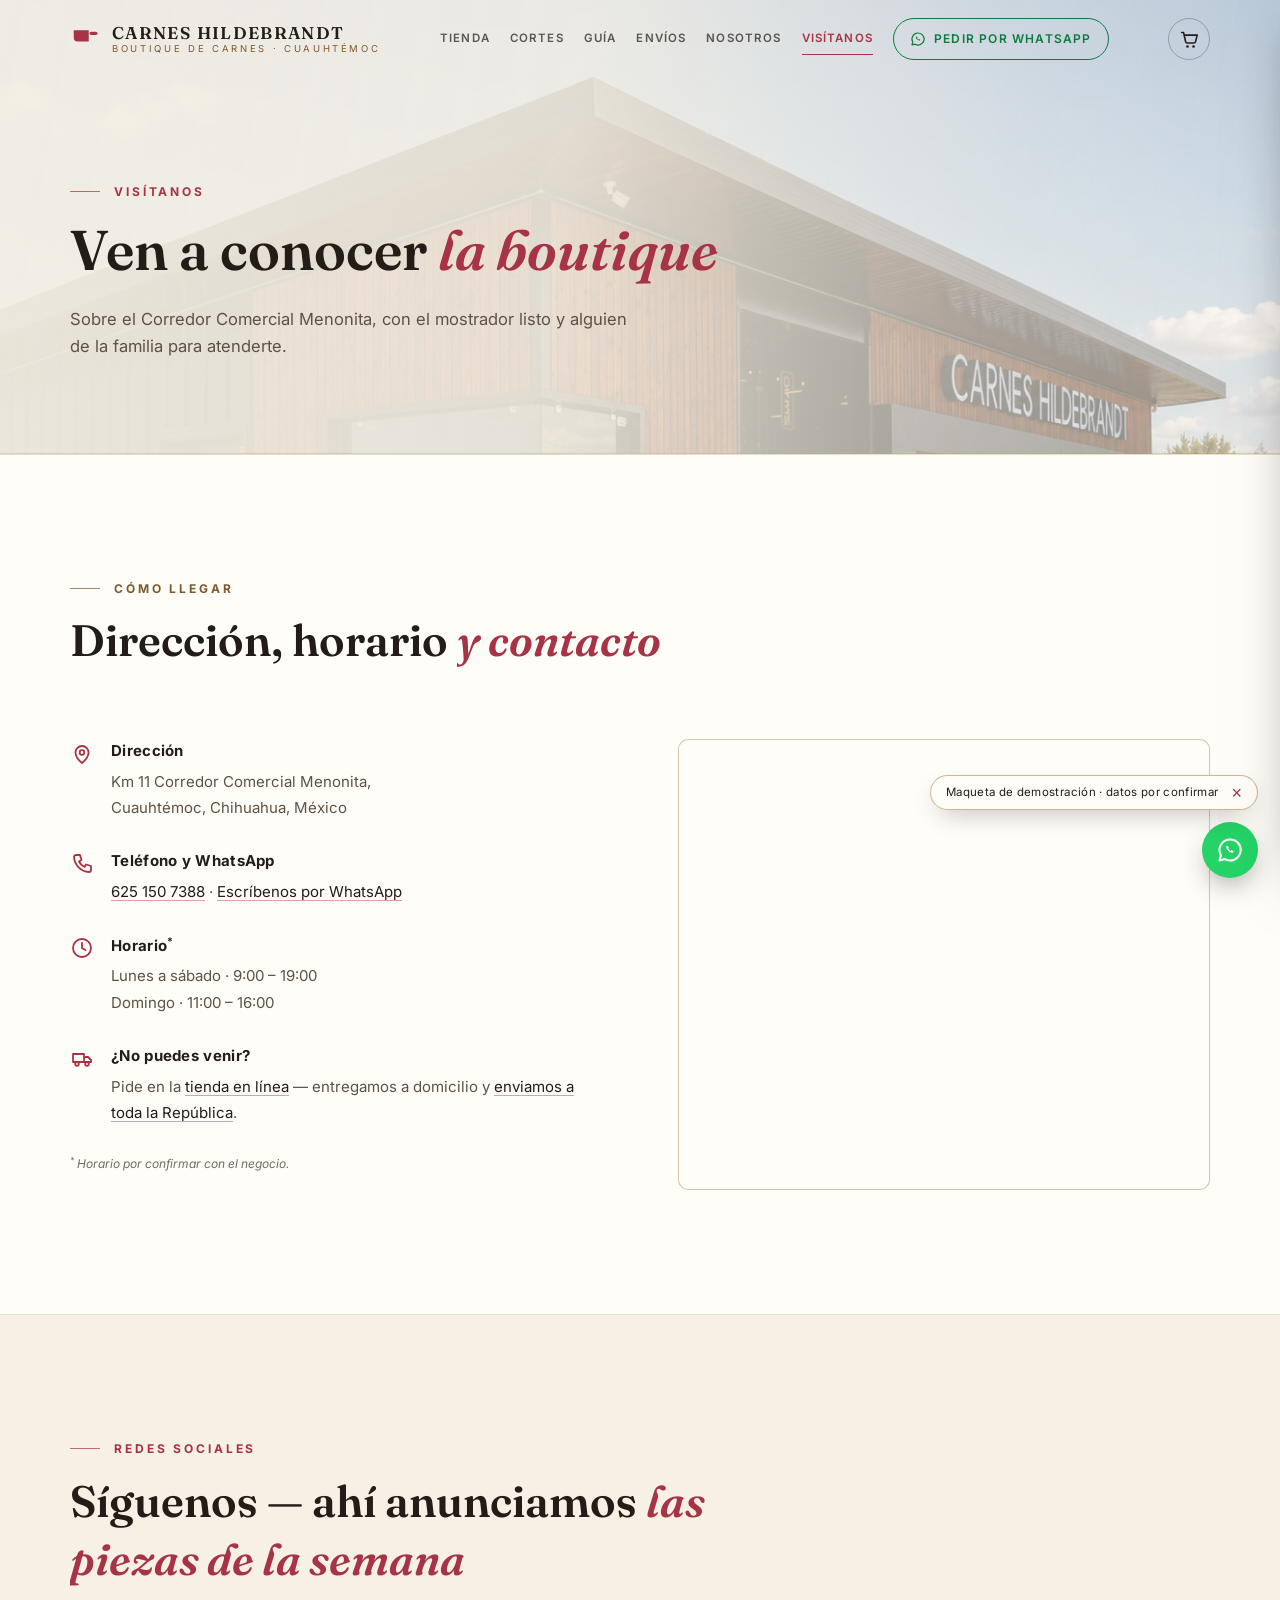
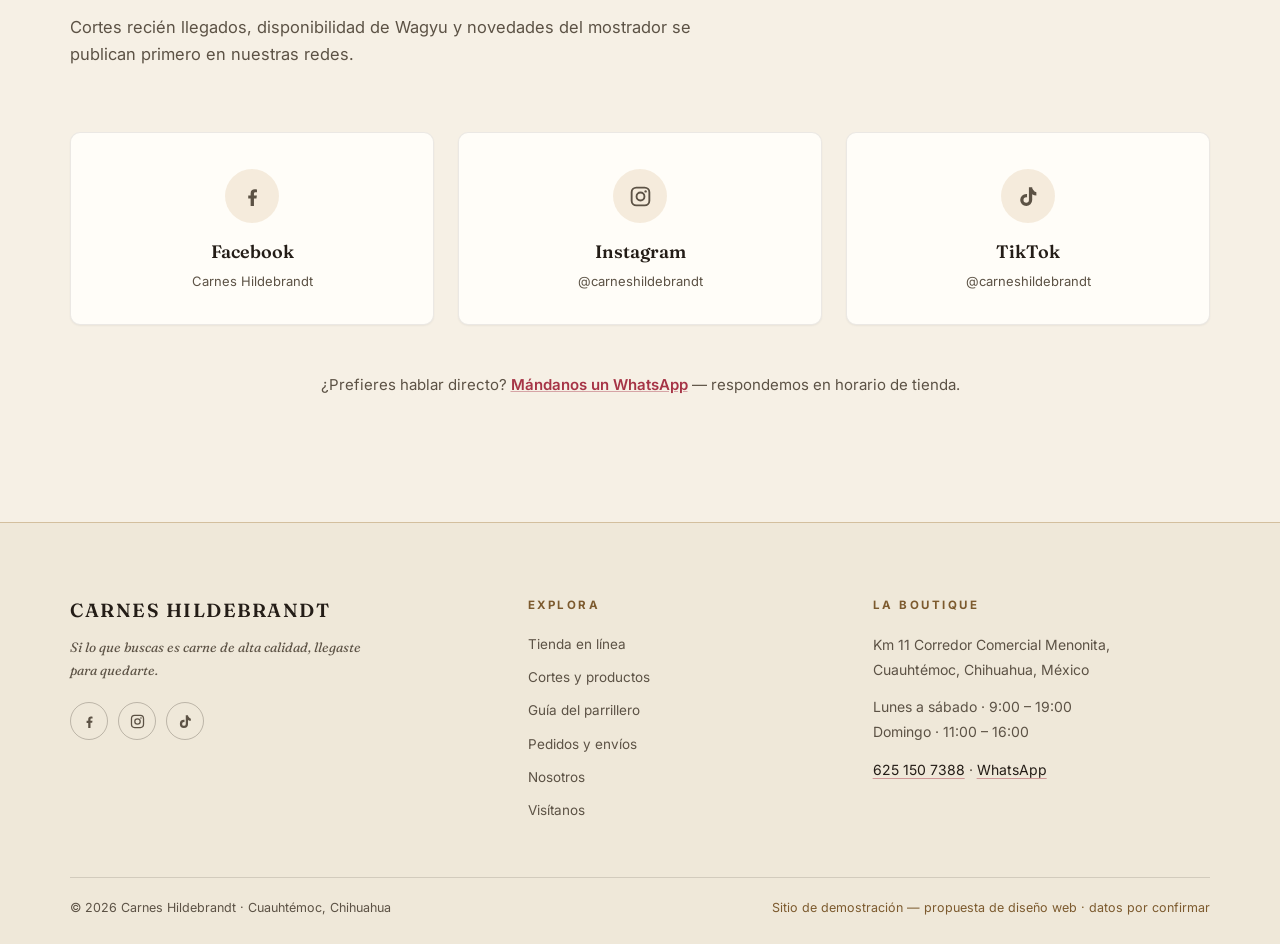
<file: contacto.html>
<!DOCTYPE html>
<html lang="es-MX">
<head>
  <meta charset="UTF-8">
  <meta name="viewport" content="width=device-width, initial-scale=1.0">
  <title>Visítanos — Carnes Hildebrandt · Cuauhtémoc, Chihuahua</title>
  <meta name="description" content="Visita la boutique de Carnes Hildebrandt en el km 11 del Corredor Comercial Menonita, Cuauhtémoc, Chihuahua. Horarios, teléfono, WhatsApp, mapa y redes sociales.">
  <meta property="og:title" content="Visítanos — Carnes Hildebrandt">
  <meta property="og:description" content="Km 11 Corredor Comercial Menonita, Cuauhtémoc, Chihuahua. Ven a conocer la boutique de carnes.">
  <meta property="og:type" content="website">
  <meta property="og:image" content="https://alejandrothiessen.github.io/carnes-hildebrandt-demo/fotos/local-fachada.jpg">
  <link rel="canonical" href="https://alejandrothiessen.github.io/carnes-hildebrandt-demo/contacto.html">
  <meta property="og:url" content="https://alejandrothiessen.github.io/carnes-hildebrandt-demo/contacto.html">
  <meta property="og:site_name" content="Carnes Hildebrandt">
  <meta property="og:locale" content="es_MX">
  <meta name="twitter:card" content="summary_large_image">
  <meta name="twitter:title" content="Visítanos — Carnes Hildebrandt">
  <meta name="twitter:image" content="https://alejandrothiessen.github.io/carnes-hildebrandt-demo/fotos/local-fachada.jpg">
  <link rel="icon" href="data:image/svg+xml,%3Csvg xmlns='http://www.w3.org/2000/svg' viewBox='0 0 64 64'%3E%3Crect width='64' height='64' rx='14' fill='%23f6f0e5'/%3E%3Crect x='2' y='2' width='60' height='60' rx='12' fill='none' stroke='%23c69a5e' stroke-width='3'/%3E%3Ctext x='32' y='45' font-family='Georgia,serif' font-size='38' font-weight='bold' fill='%23a63446' text-anchor='middle'%3EH%3C/text%3E%3C/svg%3E">
  <link rel="preconnect" href="https://fonts.googleapis.com">
  <link rel="preconnect" href="https://fonts.gstatic.com" crossorigin>
  <link href="https://fonts.googleapis.com/css2?family=Fraunces:ital,opsz,wght@0,9..144,400;0,9..144,600;0,9..144,700;1,9..144,400;1,9..144,600&family=Inter:wght@400;500;600;700&display=swap" rel="stylesheet">
  <link rel="stylesheet" href="styles.css?v=15">
  <link rel="stylesheet" href="store.css?v=15">
  <link rel="stylesheet" href="fx.css?v=15">
</head>
<body data-page="contacto">
  <a class="skip-link" href="#contenido">Saltar al contenido</a>

  <!-- ======= HEADER ======= -->
  <header class="site-header" id="inicio">
    <div class="container header-inner">
      <a class="brand" href="index.html" aria-label="Carnes Hildebrandt — inicio">
        <svg class="brand-mark" viewBox="0 0 24 24" aria-hidden="true">
          <path d="M3 5h12v9H6a3 3 0 0 1-3-3V5z"/>
          <circle cx="6.3" cy="7.3" r="1.05"/>
          <rect x="15.6" y="6.1" width="6.4" height="2.7" rx="1.35"/>
        </svg>
        <span class="brand-text">
          <span class="brand-name">Carnes Hildebrandt</span>
          <span class="brand-sub">Boutique de carnes · Cuauhtémoc</span>
        </span>
      </a>

      <nav class="site-nav" id="site-nav" aria-label="Navegación principal">
        <a href="tienda.html">Tienda</a>
        <a href="cortes.html">Cortes</a>
        <a href="guia.html">Guía</a>
        <a href="envios.html">Envíos</a>
        <a href="nosotros.html">Nosotros</a>
        <a href="contacto.html" aria-current="page">Visítanos</a>
        <a class="nav-cta" href="https://wa.me/526251507388?text=Hola%20Carnes%20Hildebrandt%2C%20quiero%20hacer%20un%20pedido" target="_blank" rel="noopener">
          <svg viewBox="0 0 24 24" aria-hidden="true" class="icon"><path d="M12 3a9 9 0 0 0-7.8 13.5L3 21l4.7-1.2A9 9 0 1 0 12 3z" fill="none" stroke="currentColor" stroke-width="1.8" stroke-linejoin="round"/><path d="M8.8 8.4c-.3.9-.1 2.1.9 3.4 1 1.3 2.2 2.2 3.6 2.6.6.2 1.3-.1 1.6-.7l.3-.6-1.9-1-.7.7c-.8-.4-1.5-1-2-1.8l.6-.8-1.2-1.8-.6.2c-.3.1-.5.4-.6.8z" fill="currentColor" stroke="none"/></svg>
          Pedir por WhatsApp
        </a>
      </nav>

      <div class="header-tools">
        <button class="cart-btn" id="cart-btn" aria-label="Abrir carrito de compras">
          <svg viewBox="0 0 24 24" aria-hidden="true"><path d="M3 4h2.2l2.3 10.3A2 2 0 0 0 9.45 16H17a2 2 0 0 0 1.95-1.55L20.8 7H6" fill="none" stroke="currentColor" stroke-width="1.8" stroke-linecap="round" stroke-linejoin="round"/><circle cx="9.7" cy="20" r="1.5" fill="currentColor"/><circle cx="16.6" cy="20" r="1.5" fill="currentColor"/></svg>
          <span class="cart-count" id="cart-count" hidden>0</span>
        </button>
        <button class="nav-toggle" id="nav-toggle" aria-expanded="false" aria-controls="site-nav" aria-label="Abrir menú">
          <span></span><span></span><span></span>
        </button>
      </div>
    </div>
  </header>

  <main id="contenido">
    <!-- ======= ENCABEZADO DE PÁGINA ======= -->
    <section class="page-hero" style="--ph-img: url('fotos/local-fachada-w.jpg')">
      <div class="container">
        <p class="eyebrow reveal">Visítanos</p>
        <h1 class="reveal delay-1">Ven a conocer <em>la boutique</em></h1>
        <p class="page-hero-sub reveal delay-2">
          Sobre el Corredor Comercial Menonita, con el mostrador listo
          y alguien de la familia para atenderte.
        </p>
      </div>
    </section>

    <!-- ======= CONTACTO Y MAPA ======= -->
    <section class="section section-dark">
      <div class="container">
        <div class="section-head reveal">
          <p class="eyebrow">Cómo llegar</p>
          <h2 class="on-dark">Dirección, horario <em>y contacto</em></h2>
        </div>
        <div class="split contact-split">
          <div class="split-text reveal">
            <ul class="contact-list">
              <li>
                <svg class="icon" viewBox="0 0 24 24" aria-hidden="true"><path d="M12 21s-6.5-5.2-6.5-10.5a6.5 6.5 0 0 1 13 0C18.5 15.8 12 21 12 21z" fill="none" stroke="currentColor" stroke-width="1.8"/><circle cx="12" cy="10.5" r="2.3" fill="none" stroke="currentColor" stroke-width="1.8"/></svg>
                <div>
                  <strong>Dirección</strong>
                  <span>Km 11 Corredor Comercial Menonita,<br>Cuauhtémoc, Chihuahua, México</span>
                </div>
              </li>
              <li>
                <svg class="icon" viewBox="0 0 24 24" aria-hidden="true"><path d="M6 3h4l1.5 5-2.5 1.5a12 12 0 0 0 5.5 5.5L16 12.5l5 1.5v4a2 2 0 0 1-2 2A16 16 0 0 1 4 5a2 2 0 0 1 2-2z" fill="none" stroke="currentColor" stroke-width="1.8" stroke-linejoin="round"/></svg>
                <div>
                  <strong>Teléfono y WhatsApp</strong>
                  <span><a href="tel:+526251507388">625 150 7388</a> · <a href="https://wa.me/526251507388" target="_blank" rel="noopener">Escríbenos por WhatsApp</a></span>
                </div>
              </li>
              <li>
                <svg class="icon" viewBox="0 0 24 24" aria-hidden="true"><circle cx="12" cy="12" r="9" fill="none" stroke="currentColor" stroke-width="1.8"/><path d="M12 7v5l3.5 2" fill="none" stroke="currentColor" stroke-width="1.8" stroke-linecap="round"/></svg>
                <div>
                  <strong>Horario<sup>*</sup></strong>
                  <span>Lunes a sábado · 9:00 – 19:00<br>Domingo · 11:00 – 16:00</span>
                </div>
              </li>
              <li>
                <svg class="icon" viewBox="0 0 24 24" aria-hidden="true"><path d="M3 7h11v8H3zM14 10h4l3 3v2h-7z" fill="none" stroke="currentColor" stroke-width="1.8" stroke-linejoin="round"/><circle cx="7" cy="17" r="1.8" fill="none" stroke="currentColor" stroke-width="1.8"/><circle cx="17" cy="17" r="1.8" fill="none" stroke="currentColor" stroke-width="1.8"/></svg>
                <div>
                  <strong>¿No puedes venir?</strong>
                  <span>Pide en la <a href="tienda.html">tienda en línea</a> — entregamos a domicilio y <a href="envios.html">enviamos a toda la República</a>.</span>
                </div>
              </li>
            </ul>
            <p class="fineprint"><sup>*</sup> Horario por confirmar con el negocio.</p>
          </div>
          <div class="split-media map-frame reveal delay-1">
            <iframe
              title="Mapa — Carnes Hildebrandt, Cuauhtémoc, Chihuahua"
              src="https://www.google.com/maps?q=Carnes+Hildebrandt,+Cuauht%C3%A9moc,+Chihuahua&output=embed"
              loading="lazy"
              referrerpolicy="no-referrer-when-downgrade"
              allowfullscreen></iframe>
          </div>
        </div>
      </div>
    </section>

    <!-- ======= REDES SOCIALES ======= -->
    <section class="section section-cream">
      <div class="container">
        <div class="section-head reveal">
          <p class="eyebrow">Redes sociales</p>
          <h2>Síguenos — ahí anunciamos <em>las piezas de la semana</em></h2>
          <p class="section-lead">Cortes recién llegados, disponibilidad de Wagyu y novedades del mostrador se publican primero en nuestras redes.</p>
        </div>
        <div class="social-grid">
          <a class="social-card reveal" href="https://www.facebook.com/CarnesHildebrandt/" target="_blank" rel="noopener">
            <span class="sc-icon">
              <svg viewBox="0 0 24 24" aria-hidden="true"><path d="M13.4 21v-7.2h2.4l.4-2.8h-2.8V9.2c0-.8.3-1.4 1.5-1.4h1.4V5.3c-.6-.1-1.4-.2-2.2-.2-2.3 0-3.9 1.4-3.9 4v1.9H7.9V14h2.3v7z" fill="currentColor"/></svg>
            </span>
            <strong>Facebook</strong>
            <span>Carnes Hildebrandt</span>
          </a>
          <a class="social-card reveal delay-1" href="https://www.instagram.com/carneshildebrandt/" target="_blank" rel="noopener">
            <span class="sc-icon">
              <svg viewBox="0 0 24 24" aria-hidden="true"><rect x="3.5" y="3.5" width="17" height="17" rx="4.5" fill="none" stroke="currentColor" stroke-width="1.8"/><circle cx="12" cy="12" r="3.8" fill="none" stroke="currentColor" stroke-width="1.8"/><circle cx="16.9" cy="7.1" r="1.15" fill="currentColor"/></svg>
            </span>
            <strong>Instagram</strong>
            <span>@carneshildebrandt</span>
          </a>
          <a class="social-card reveal delay-2" href="https://www.tiktok.com/@carneshildebrandt" target="_blank" rel="noopener">
            <span class="sc-icon">
              <svg viewBox="0 0 24 24" aria-hidden="true"><path d="M16.6 5.8A4.3 4.3 0 0 1 15.5 3h-3.1v12.4a2.6 2.6 0 1 1-2.6-2.6c.3 0 .5 0 .8.1V9.7a5.9 5.9 0 0 0-.8-.05 5.75 5.75 0 1 0 5.75 5.75V9.9a7.3 7.3 0 0 0 4 1.2V8a4.3 4.3 0 0 1-2.95-2.2z" fill="currentColor"/></svg>
            </span>
            <strong>TikTok</strong>
            <span>@carneshildebrandt</span>
          </a>
        </div>
        <p class="section-note reveal">¿Prefieres hablar directo? <a href="https://wa.me/526251507388?text=Hola%20Carnes%20Hildebrandt" target="_blank" rel="noopener">Mándanos un WhatsApp</a> — respondemos en horario de tienda.</p>
      </div>
    </section>
  </main>

  <!-- ======= FOOTER ======= -->
  <footer class="site-footer">
    <div class="container">
      <div class="footer-grid">
        <div class="footer-brand">
          <span class="brand-name">Carnes Hildebrandt</span>
          <span class="footer-tagline">Si lo que buscas es carne de alta calidad, llegaste para quedarte.</span>
          <div class="footer-social">
            <a href="https://www.facebook.com/CarnesHildebrandt/" target="_blank" rel="noopener" aria-label="Facebook">
              <svg viewBox="0 0 24 24" aria-hidden="true"><path d="M13.4 21v-7.2h2.4l.4-2.8h-2.8V9.2c0-.8.3-1.4 1.5-1.4h1.4V5.3c-.6-.1-1.4-.2-2.2-.2-2.3 0-3.9 1.4-3.9 4v1.9H7.9V14h2.3v7z" fill="currentColor"/></svg>
            </a>
            <a href="https://www.instagram.com/carneshildebrandt/" target="_blank" rel="noopener" aria-label="Instagram">
              <svg viewBox="0 0 24 24" aria-hidden="true"><rect x="3.5" y="3.5" width="17" height="17" rx="4.5" fill="none" stroke="currentColor" stroke-width="1.8"/><circle cx="12" cy="12" r="3.8" fill="none" stroke="currentColor" stroke-width="1.8"/><circle cx="16.9" cy="7.1" r="1.15" fill="currentColor"/></svg>
            </a>
            <a href="https://www.tiktok.com/@carneshildebrandt" target="_blank" rel="noopener" aria-label="TikTok">
              <svg viewBox="0 0 24 24" aria-hidden="true"><path d="M16.6 5.8A4.3 4.3 0 0 1 15.5 3h-3.1v12.4a2.6 2.6 0 1 1-2.6-2.6c.3 0 .5 0 .8.1V9.7a5.9 5.9 0 0 0-.8-.05 5.75 5.75 0 1 0 5.75 5.75V9.9a7.3 7.3 0 0 0 4 1.2V8a4.3 4.3 0 0 1-2.95-2.2z" fill="currentColor"/></svg>
            </a>
          </div>
        </div>
        <nav class="footer-col" aria-label="Mapa del sitio">
          <h4>Explora</h4>
          <div class="footer-links">
            <a href="tienda.html">Tienda en línea</a>
            <a href="cortes.html">Cortes y productos</a>
            <a href="guia.html">Guía del parrillero</a>
            <a href="envios.html">Pedidos y envíos</a>
            <a href="nosotros.html">Nosotros</a>
            <a href="contacto.html">Visítanos</a>
          </div>
        </nav>
        <div class="footer-col">
          <h4>La boutique</h4>
          <p>Km 11 Corredor Comercial Menonita,<br>Cuauhtémoc, Chihuahua, México</p>
          <p>Lunes a sábado · 9:00 – 19:00<br>Domingo · 11:00 – 16:00</p>
          <p><a href="tel:+526251507388">625 150 7388</a> · <a href="https://wa.me/526251507388" target="_blank" rel="noopener">WhatsApp</a></p>
        </div>
      </div>
      <div class="footer-bottom">
        <span>© <span id="year">2026</span> Carnes Hildebrandt · Cuauhtémoc, Chihuahua</span>
        <span class="footer-demo">Sitio de demostración — propuesta de diseño web · datos por confirmar</span>
      </div>
    </div>
  </footer>

  <!-- ======= CARRITO ======= -->
  <div class="cart-overlay" id="cart-overlay"></div>
  <aside class="cart-drawer" id="cart-drawer" role="dialog" aria-modal="true" aria-labelledby="cart-title">
    <header class="cart-head">
      <h3 id="cart-title">Tu pedido</h3>
      <button class="cart-close" id="cart-close" aria-label="Cerrar carrito">×</button>
    </header>
    <div class="cart-body">
      <div class="cart-empty" id="cart-empty">
        <svg viewBox="0 0 24 24" aria-hidden="true"><path d="M3 4h2.2l2.3 10.3A2 2 0 0 0 9.45 16H17a2 2 0 0 0 1.95-1.55L20.8 7H6" fill="none" stroke="currentColor" stroke-width="1.6" stroke-linecap="round" stroke-linejoin="round"/><circle cx="9.7" cy="20" r="1.5" fill="currentColor"/><circle cx="16.6" cy="20" r="1.5" fill="currentColor"/></svg>
        <p>Tu carrito está vacío.</p>
        <a href="tienda.html" id="cart-empty-link">Explorar la tienda</a>
      </div>
      <ul class="cart-items" id="cart-items"></ul>
    </div>
    <footer class="cart-foot" id="cart-foot">
      <div class="cart-delivery" role="radiogroup" aria-label="Tipo de entrega">
        <label><input type="radio" name="delivery" value="pickup" checked><span>Recoger en tienda</span></label>
        <label><input type="radio" name="delivery" value="delivery"><span>Envío a domicilio</span></label>
      </div>
      <div class="cart-total"><span>Subtotal estimado</span><strong id="cart-subtotal">$0</strong></div>
      <p class="cart-fine">El total final se confirma por WhatsApp al pesar tus cortes. Precios de demostración.</p>
      <button class="btn btn-solid cart-submit" id="cart-submit" disabled>
        <svg viewBox="0 0 24 24" aria-hidden="true" class="icon"><path d="M12 3a9 9 0 0 0-7.8 13.5L3 21l4.7-1.2A9 9 0 1 0 12 3z" fill="none" stroke="currentColor" stroke-width="1.8" stroke-linejoin="round"/><path d="M8.8 8.4c-.3.9-.1 2.1.9 3.4 1 1.3 2.2 2.2 3.6 2.6.6.2 1.3-.1 1.6-.7l.3-.6-1.9-1-.7.7c-.8-.4-1.5-1-2-1.8l.6-.8-1.2-1.8-.6.2c-.3.1-.5.4-.6.8z" fill="currentColor" stroke="none"/></svg>
        Enviar pedido por WhatsApp
      </button>
    </footer>
  </aside>

  <!-- ======= FLOTANTES ======= -->
  <a class="wa-float" href="https://wa.me/526251507388?text=Hola%20Carnes%20Hildebrandt%2C%20quiero%20hacer%20un%20pedido" target="_blank" rel="noopener" aria-label="Enviar mensaje por WhatsApp">
    <svg viewBox="0 0 24 24" aria-hidden="true"><path d="M12 3a9 9 0 0 0-7.8 13.5L3 21l4.7-1.2A9 9 0 1 0 12 3z" fill="none" stroke="currentColor" stroke-width="1.8" stroke-linejoin="round"/><path d="M8.8 8.4c-.3.9-.1 2.1.9 3.4 1 1.3 2.2 2.2 3.6 2.6.6.2 1.3-.1 1.6-.7l.3-.6-1.9-1-.7.7c-.8-.4-1.5-1-2-1.8l.6-.8-1.2-1.8-.6.2c-.3.1-.5.4-.6.8z" fill="currentColor" stroke="none"/></svg>
  </a>

  <div class="demo-ribbon" id="demo-ribbon" role="note">
    <span>Maqueta de demostración · datos por confirmar</span>
    <button id="demo-ribbon-close" aria-label="Cerrar aviso">×</button>
  </div>

  <script src="main.js?v=15"></script>
  <script src="store.js?v=15"></script>
  <script src="fx.js?v=15"></script>
</body>
</html>
</file>
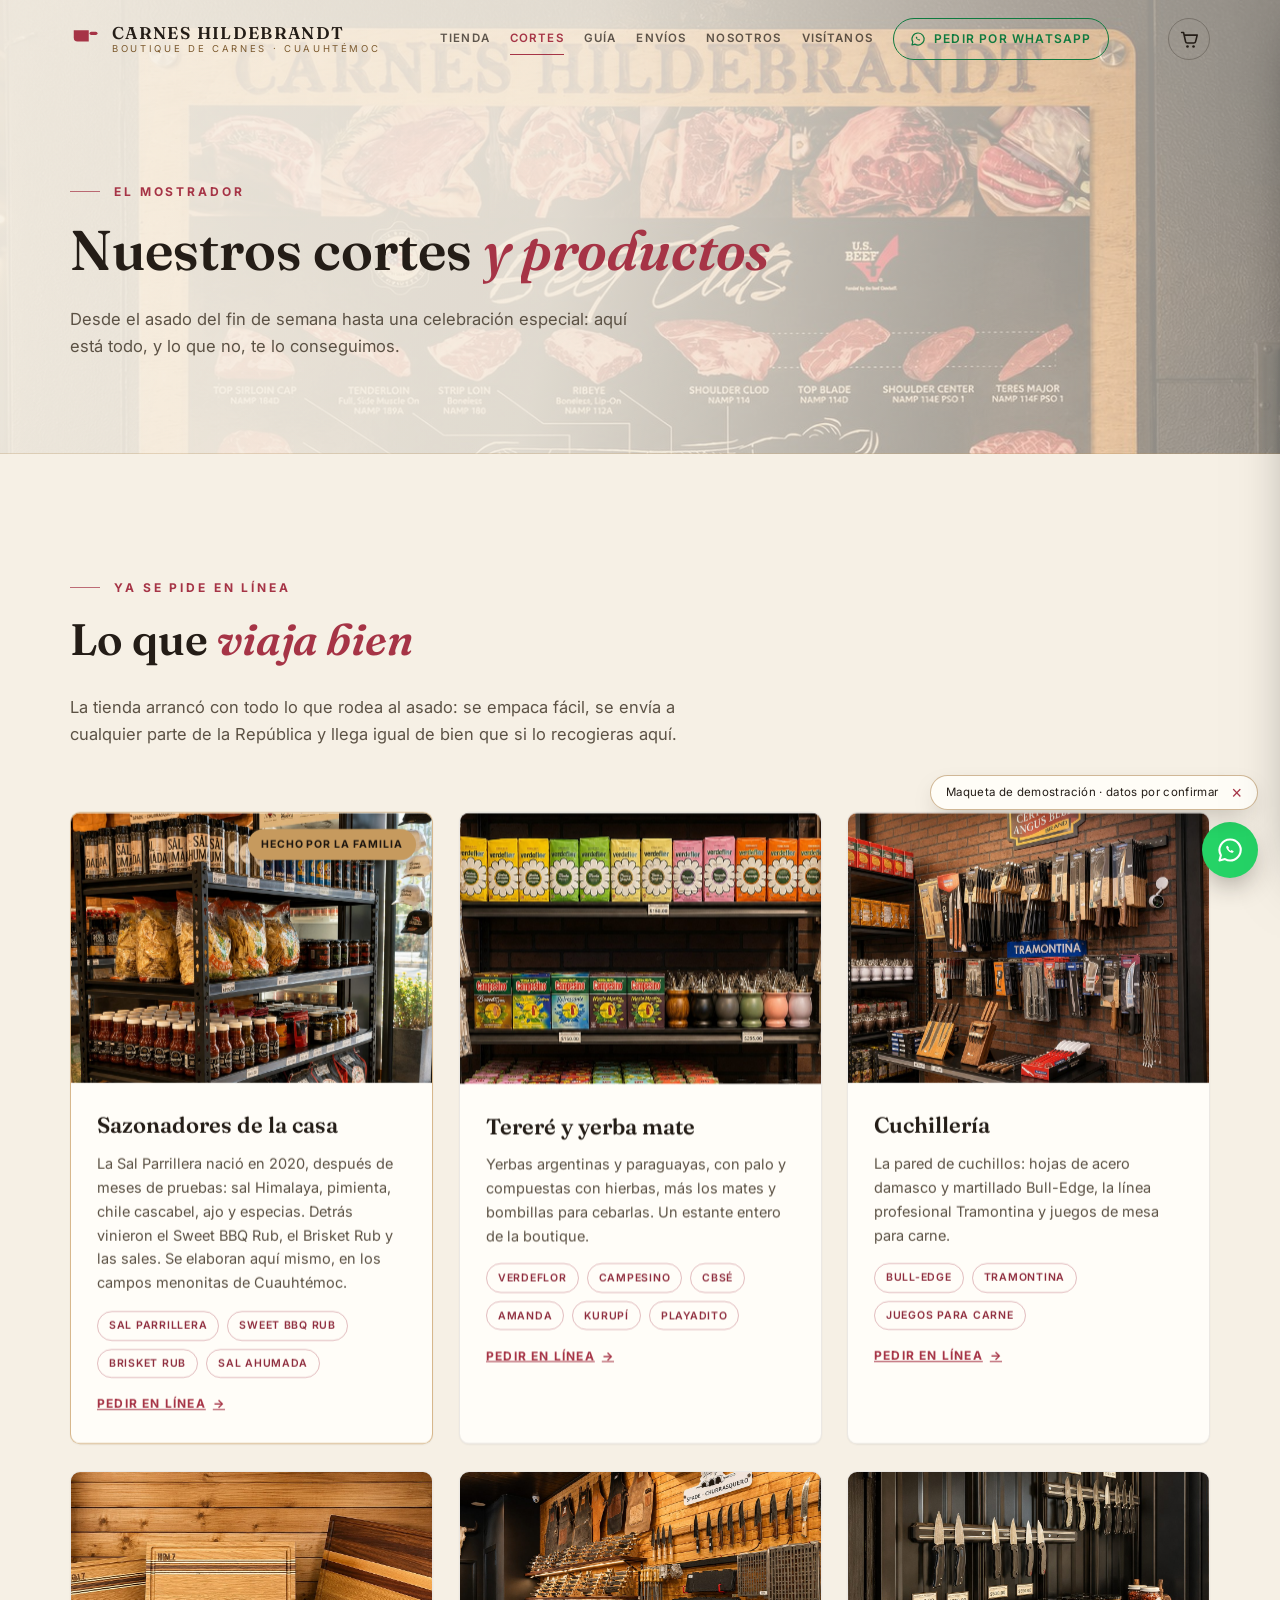
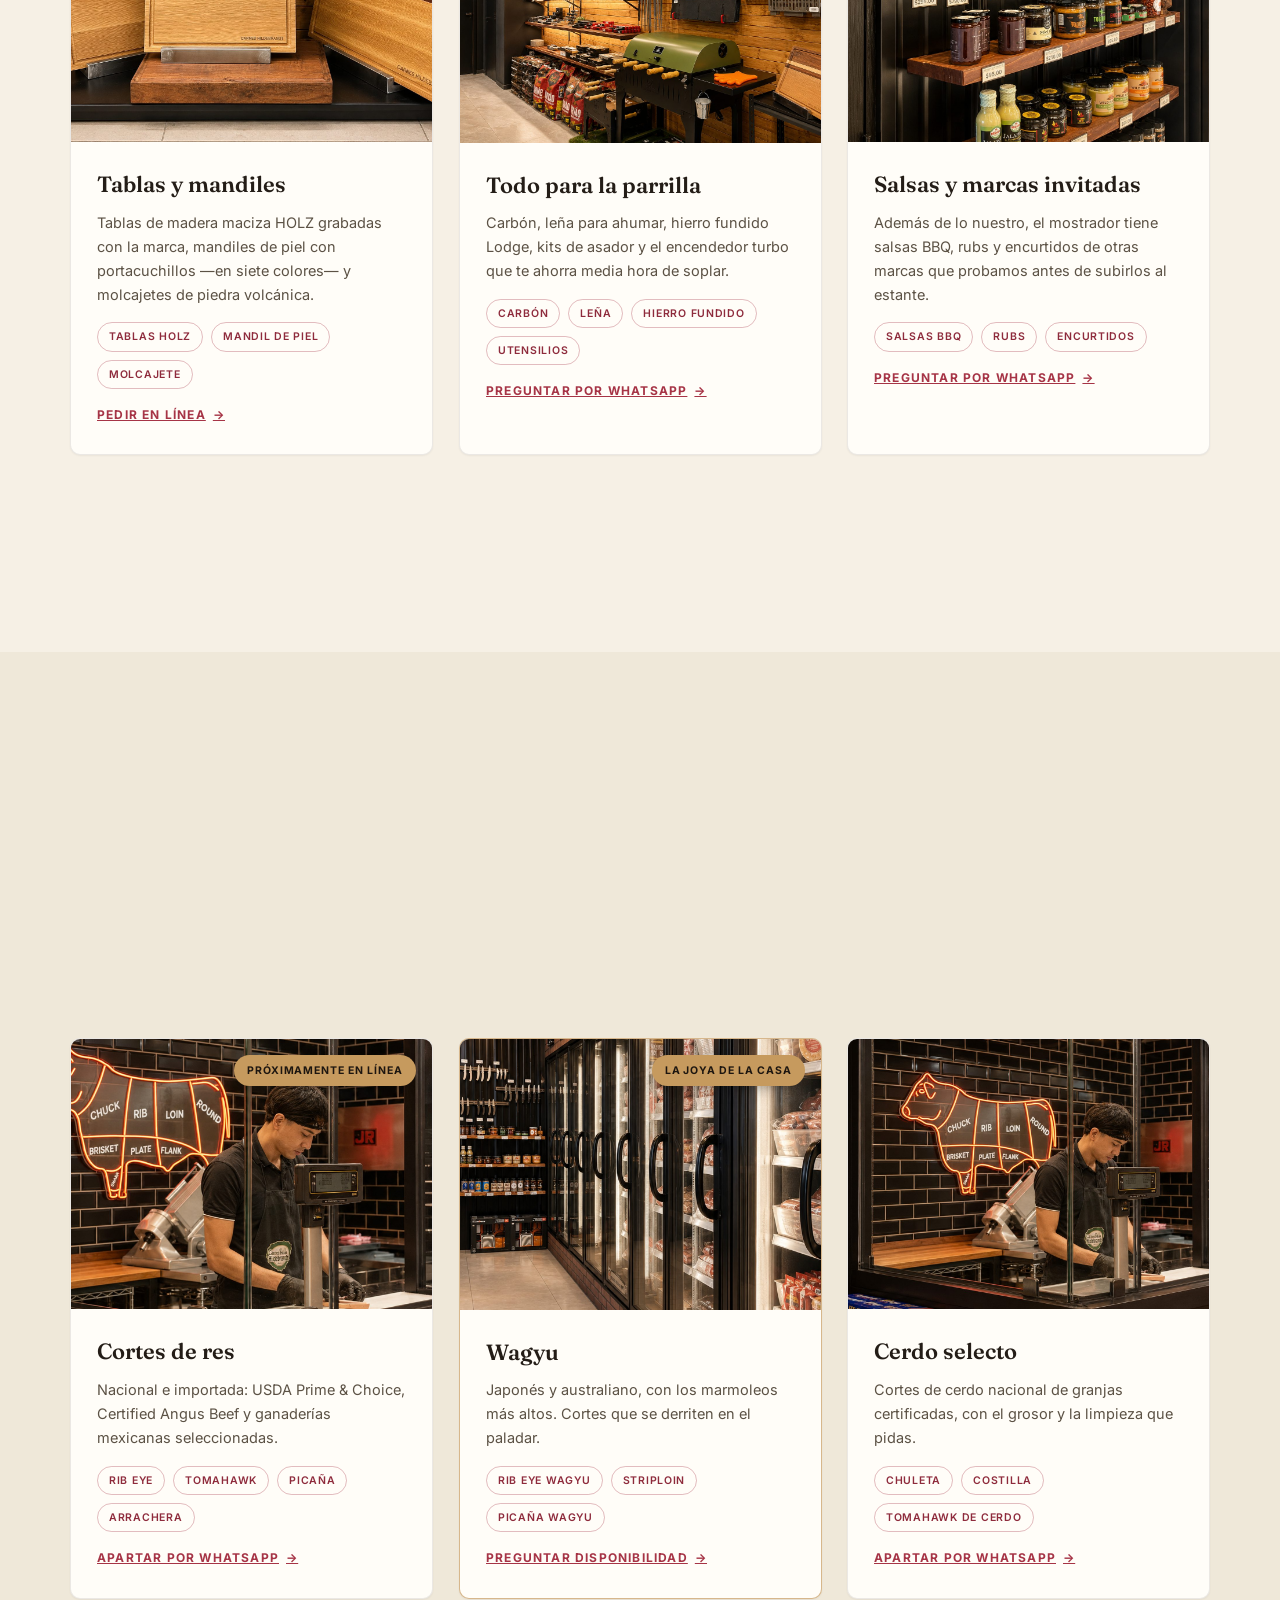
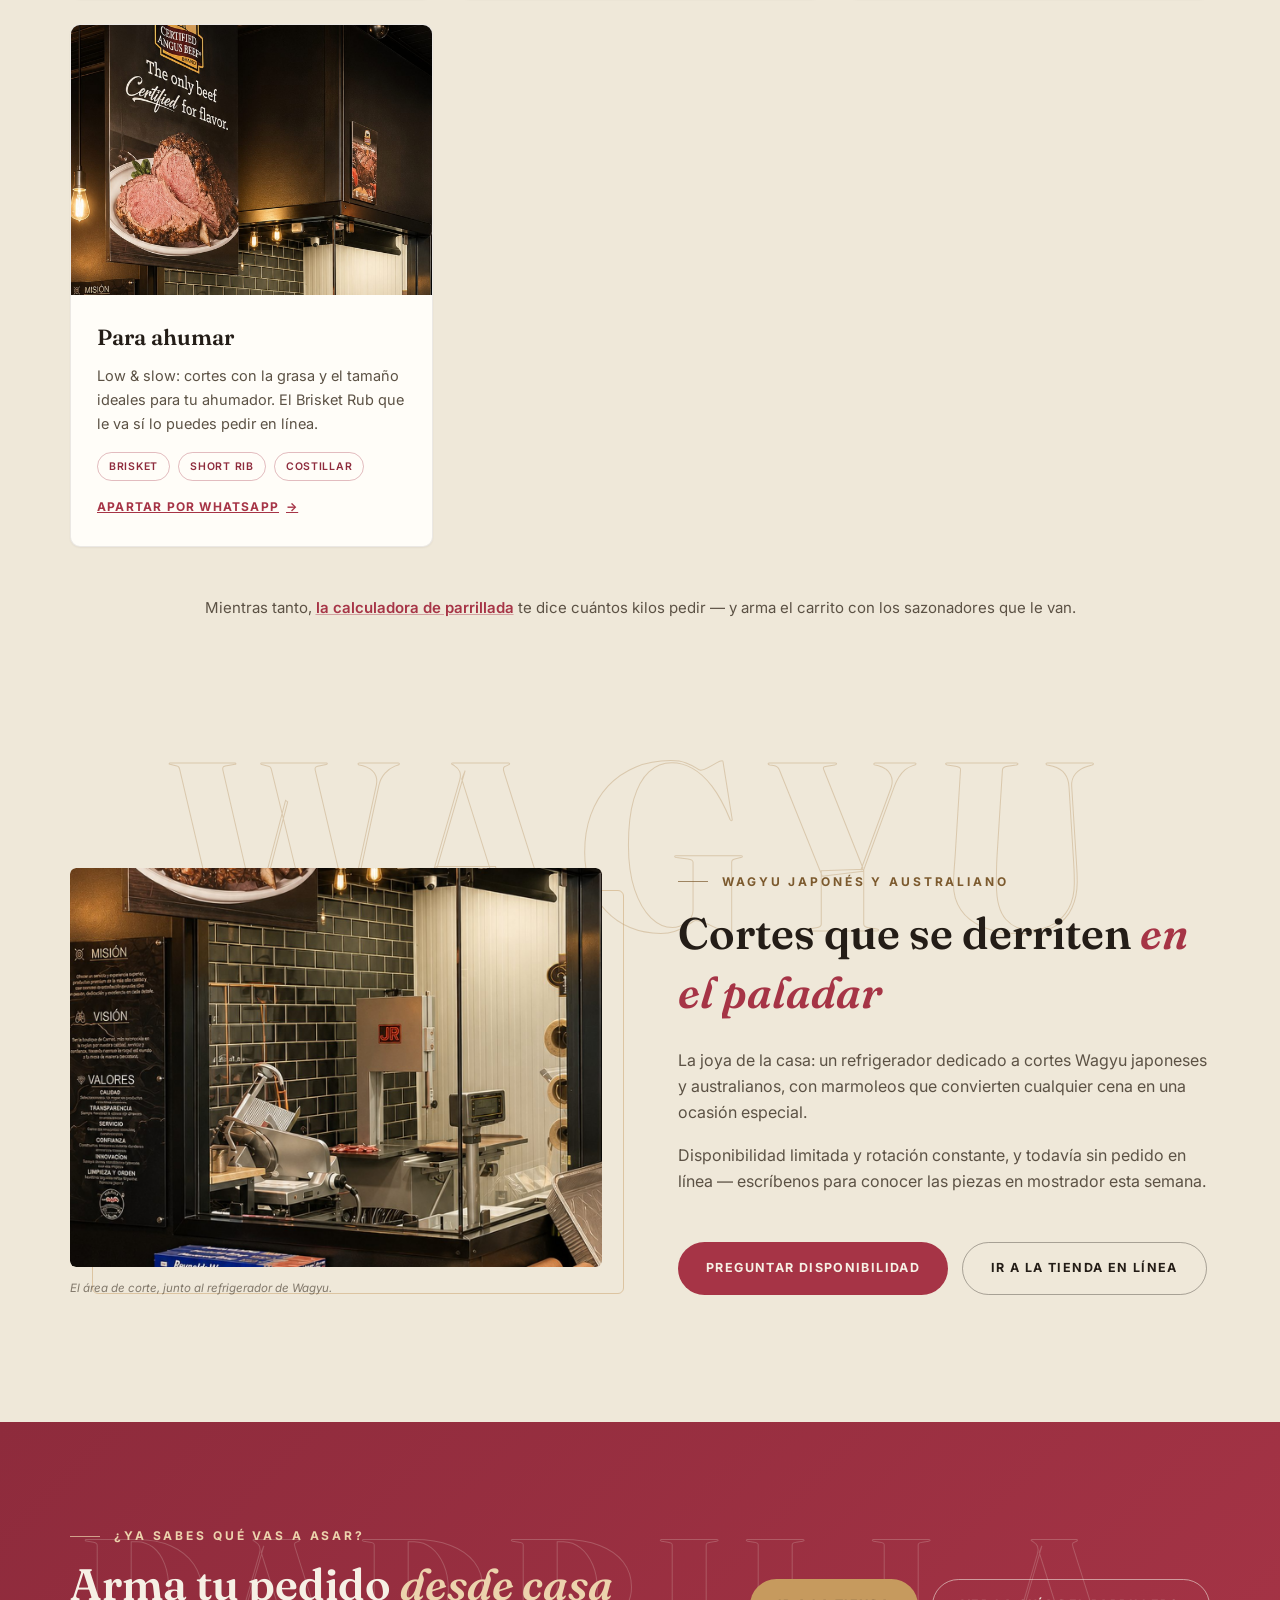
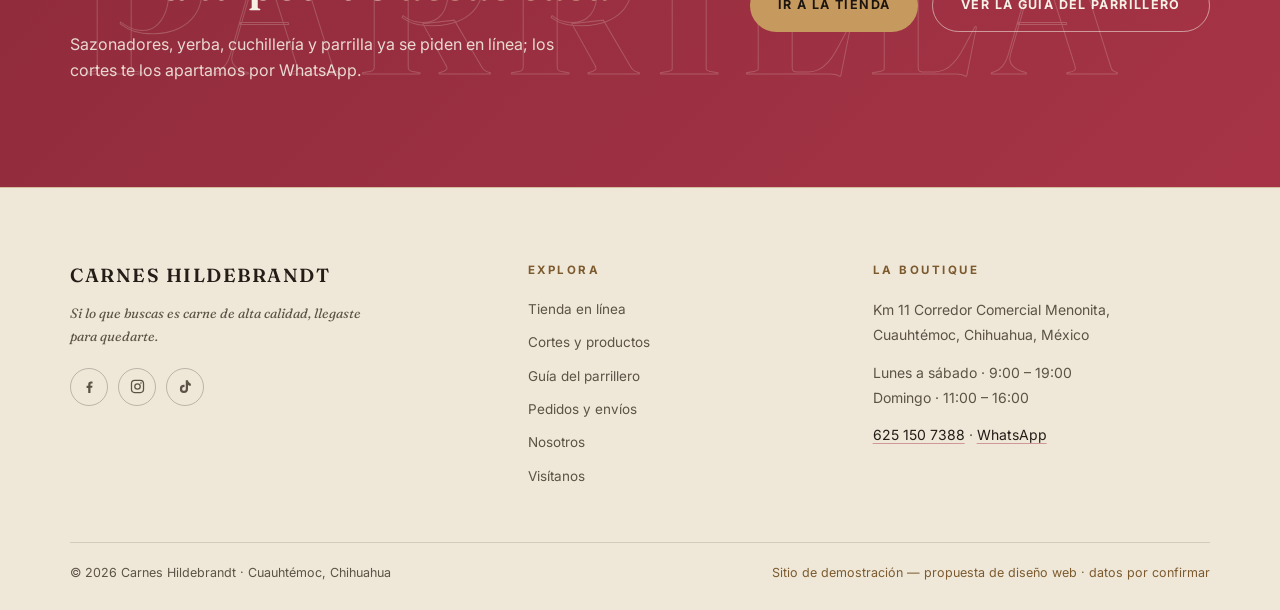
<file: cortes.html>
<!DOCTYPE html>
<html lang="es-MX">
<head>
  <meta charset="UTF-8">
  <meta name="viewport" content="width=device-width, initial-scale=1.0">
  <title>Cortes y productos — Carnes Hildebrandt · Cuauhtémoc, Chihuahua</title>
  <meta name="description" content="El mostrador de Carnes Hildebrandt: cortes de res nacionales e importados, Wagyu japonés y australiano, cerdo selecto, cortes para ahumar, rubs, carbón, cuchillería y más.">
  <meta property="og:title" content="Cortes y productos — Carnes Hildebrandt">
  <meta property="og:description" content="USDA Prime & Choice, Certified Angus Beef, Wagyu japonés y australiano y todo para tu parrilla. Cuauhtémoc, Chihuahua.">
  <meta property="og:type" content="website">
  <meta property="og:image" content="https://alejandrothiessen.github.io/carnes-hildebrandt-demo/fotos/local-poster.jpg">
  <link rel="canonical" href="https://alejandrothiessen.github.io/carnes-hildebrandt-demo/cortes.html">
  <meta property="og:url" content="https://alejandrothiessen.github.io/carnes-hildebrandt-demo/cortes.html">
  <meta property="og:site_name" content="Carnes Hildebrandt">
  <meta property="og:locale" content="es_MX">
  <meta name="twitter:card" content="summary_large_image">
  <meta name="twitter:title" content="Cortes y productos — Carnes Hildebrandt">
  <meta name="twitter:image" content="https://alejandrothiessen.github.io/carnes-hildebrandt-demo/fotos/local-poster.jpg">
  <link rel="icon" href="data:image/svg+xml,%3Csvg xmlns='http://www.w3.org/2000/svg' viewBox='0 0 64 64'%3E%3Crect width='64' height='64' rx='14' fill='%23f6f0e5'/%3E%3Crect x='2' y='2' width='60' height='60' rx='12' fill='none' stroke='%23c69a5e' stroke-width='3'/%3E%3Ctext x='32' y='45' font-family='Georgia,serif' font-size='38' font-weight='bold' fill='%23a63446' text-anchor='middle'%3EH%3C/text%3E%3C/svg%3E">
  <link rel="preconnect" href="https://fonts.googleapis.com">
  <link rel="preconnect" href="https://fonts.gstatic.com" crossorigin>
  <link href="https://fonts.googleapis.com/css2?family=Fraunces:ital,opsz,wght@0,9..144,400;0,9..144,600;0,9..144,700;1,9..144,400;1,9..144,600&family=Inter:wght@400;500;600;700&display=swap" rel="stylesheet">
  <link rel="stylesheet" href="styles.css?v=15">
  <link rel="stylesheet" href="store.css?v=15">
  <link rel="stylesheet" href="fx.css?v=15">
</head>
<body data-page="cortes">
  <a class="skip-link" href="#contenido">Saltar al contenido</a>

  <!-- ======= HEADER ======= -->
  <header class="site-header" id="inicio">
    <div class="container header-inner">
      <a class="brand" href="index.html" aria-label="Carnes Hildebrandt — inicio">
        <svg class="brand-mark" viewBox="0 0 24 24" aria-hidden="true">
          <path d="M3 5h12v9H6a3 3 0 0 1-3-3V5z"/>
          <circle cx="6.3" cy="7.3" r="1.05"/>
          <rect x="15.6" y="6.1" width="6.4" height="2.7" rx="1.35"/>
        </svg>
        <span class="brand-text">
          <span class="brand-name">Carnes Hildebrandt</span>
          <span class="brand-sub">Boutique de carnes · Cuauhtémoc</span>
        </span>
      </a>

      <nav class="site-nav" id="site-nav" aria-label="Navegación principal">
        <a href="tienda.html">Tienda</a>
        <a href="cortes.html" aria-current="page">Cortes</a>
        <a href="guia.html">Guía</a>
        <a href="envios.html">Envíos</a>
        <a href="nosotros.html">Nosotros</a>
        <a href="contacto.html">Visítanos</a>
        <a class="nav-cta" href="https://wa.me/526251507388?text=Hola%20Carnes%20Hildebrandt%2C%20quiero%20hacer%20un%20pedido" target="_blank" rel="noopener">
          <svg viewBox="0 0 24 24" aria-hidden="true" class="icon"><path d="M12 3a9 9 0 0 0-7.8 13.5L3 21l4.7-1.2A9 9 0 1 0 12 3z" fill="none" stroke="currentColor" stroke-width="1.8" stroke-linejoin="round"/><path d="M8.8 8.4c-.3.9-.1 2.1.9 3.4 1 1.3 2.2 2.2 3.6 2.6.6.2 1.3-.1 1.6-.7l.3-.6-1.9-1-.7.7c-.8-.4-1.5-1-2-1.8l.6-.8-1.2-1.8-.6.2c-.3.1-.5.4-.6.8z" fill="currentColor" stroke="none"/></svg>
          Pedir por WhatsApp
        </a>
      </nav>

      <div class="header-tools">
        <button class="cart-btn" id="cart-btn" aria-label="Abrir carrito de compras">
          <svg viewBox="0 0 24 24" aria-hidden="true"><path d="M3 4h2.2l2.3 10.3A2 2 0 0 0 9.45 16H17a2 2 0 0 0 1.95-1.55L20.8 7H6" fill="none" stroke="currentColor" stroke-width="1.8" stroke-linecap="round" stroke-linejoin="round"/><circle cx="9.7" cy="20" r="1.5" fill="currentColor"/><circle cx="16.6" cy="20" r="1.5" fill="currentColor"/></svg>
          <span class="cart-count" id="cart-count" hidden>0</span>
        </button>
        <button class="nav-toggle" id="nav-toggle" aria-expanded="false" aria-controls="site-nav" aria-label="Abrir menú">
          <span></span><span></span><span></span>
        </button>
      </div>
    </div>
  </header>

  <main id="contenido">
    <!-- ======= ENCABEZADO DE PÁGINA ======= -->
    <section class="page-hero" style="--ph-img: url('fotos/local-poster-w.jpg')">
      <div class="container">
        <p class="eyebrow reveal">El mostrador</p>
        <h1 class="reveal delay-1">Nuestros cortes <em>y productos</em></h1>
        <p class="page-hero-sub reveal delay-2">
          Desde el asado del fin de semana hasta una celebración especial:
          aquí está todo, y lo que no, te lo conseguimos.
        </p>
      </div>
    </section>

    <!-- ======= YA EN LA TIENDA EN LÍNEA ======= -->
    <section class="section section-cream">
      <div class="container">
        <div class="section-head reveal">
          <p class="eyebrow">Ya se pide en línea</p>
          <h2>Lo que <em>viaja bien</em></h2>
          <p class="section-lead">
            La tienda arrancó con todo lo que rodea al asado: se empaca fácil, se envía a
            cualquier parte de la República y llega igual de bien que si lo recogieras aquí.
          </p>
        </div>
        <div class="cards-grid">
          <article class="card card-featured reveal">
            <span class="ribbon">Hecho por la familia</span>
            <!-- La foto lleva al mismo sitio que "Pedir en línea": tocarla
                 era un clic muerto. `tabindex="-1"` para no repetir la
                 parada de teclado —el enlace de abajo ya la tiene—. -->
            <a class="card-media" href="tienda.html?cat=sazon" tabindex="-1"><img src="fotos/local-sazon-w.jpg" width="1400" height="933" alt="Estante de sazonadores y salsas de la boutique" loading="lazy"></a>
            <div class="card-body">
              <h3>Sazonadores de la casa</h3>
              <p>La Sal Parrillera nació en 2020, después de meses de pruebas: sal Himalaya, pimienta, chile cascabel, ajo y especias. Detrás vinieron el Sweet BBQ Rub, el Brisket Rub y las sales. Se elaboran aquí mismo, en los campos menonitas de Cuauhtémoc.</p>
              <ul class="chips"><li>Sal Parrillera</li><li>Sweet BBQ Rub</li><li>Brisket Rub</li><li>Sal ahumada</li></ul>
              <a class="card-more" href="tienda.html?cat=sazon">Pedir en línea <span aria-hidden="true">→</span></a>
            </div>
          </article>
          <article class="card reveal delay-1">
            <a class="card-media" href="tienda.html?cat=terere" tabindex="-1"><img src="fotos/local-yerba-w.jpg" width="1400" height="933" alt="Estante de yerba mate, mates y bombillas" loading="lazy"></a>
            <div class="card-body">
              <h3>Tereré y yerba mate</h3>
              <p>Yerbas argentinas y paraguayas, con palo y compuestas con hierbas, más los mates y bombillas para cebarlas. Un estante entero de la boutique.</p>
              <ul class="chips"><li>Verdeflor</li><li>Campesino</li><li>CBSé</li><li>Amanda</li><li>Kurupí</li><li>Playadito</li></ul>
              <a class="card-more" href="tienda.html?cat=terere">Pedir en línea <span aria-hidden="true">→</span></a>
            </div>
          </article>
          <article class="card reveal delay-2">
            <a class="card-media" href="tienda.html?cat=cuchillos" tabindex="-1"><img src="fotos/local-cuchillos-w.jpg" width="1400" height="933" alt="Pared de cuchillos de la boutique" loading="lazy"></a>
            <div class="card-body">
              <h3>Cuchillería</h3>
              <p>La pared de cuchillos: hojas de acero damasco y martillado Bull-Edge, la línea profesional Tramontina y juegos de mesa para carne.</p>
              <ul class="chips"><li>Bull-Edge</li><li>Tramontina</li><li>Juegos para carne</li></ul>
              <a class="card-more" href="tienda.html?cat=cuchillos">Pedir en línea <span aria-hidden="true">→</span></a>
            </div>
          </article>
          <article class="card reveal">
            <a class="card-media" href="tienda.html?cat=asado" tabindex="-1"><img src="fotos/local-tablas-w.jpg" width="1400" height="933" alt="Tablas de madera HOLZ grabadas con la marca" loading="lazy"></a>
            <div class="card-body">
              <h3>Tablas y mandiles</h3>
              <p>Tablas de madera maciza HOLZ grabadas con la marca, mandiles de piel con portacuchillos —en siete colores— y molcajetes de piedra volcánica.</p>
              <ul class="chips"><li>Tablas HOLZ</li><li>Mandil de piel</li><li>Molcajete</li></ul>
              <a class="card-more" href="tienda.html?cat=asado">Pedir en línea <span aria-hidden="true">→</span></a>
            </div>
          </article>
          <article class="card reveal delay-1">
            <a class="card-media" href="https://wa.me/526251507388?text=Hola%2C%20%C2%BFqu%C3%A9%20tienen%20para%20la%20parrilla%20en%20el%20mostrador%3F" target="_blank" rel="noopener" tabindex="-1"><img src="fotos/local-carbon-w.jpg" width="1400" height="933" alt="Estante de carbón y leña para ahumar" loading="lazy"></a>
            <div class="card-body">
              <h3>Todo para la parrilla</h3>
              <p>Carbón, leña para ahumar, hierro fundido Lodge, kits de asador y el encendedor turbo que te ahorra media hora de soplar.</p>
              <ul class="chips"><li>Carbón</li><li>Leña</li><li>Hierro fundido</li><li>Utensilios</li></ul>
              <a class="card-more" href="https://wa.me/526251507388?text=Hola%2C%20%C2%BFqu%C3%A9%20tienen%20para%20la%20parrilla%20en%20el%20mostrador%3F" target="_blank" rel="noopener">Preguntar por WhatsApp <span aria-hidden="true">→</span></a>
            </div>
          </article>
          <article class="card reveal delay-2">
            <a class="card-media" href="https://wa.me/526251507388?text=Hola%2C%20%C2%BFqu%C3%A9%20salsas%20tienen%20en%20el%20mostrador%3F" target="_blank" rel="noopener" tabindex="-1"><img src="fotos/local-salsas-w.jpg" width="1400" height="933" alt="Estante de salsas y sazonadores importados" loading="lazy"></a>
            <div class="card-body">
              <h3>Salsas y marcas invitadas</h3>
              <p>Además de lo nuestro, el mostrador tiene salsas BBQ, rubs y encurtidos de otras marcas que probamos antes de subirlos al estante.</p>
              <ul class="chips"><li>Salsas BBQ</li><li>Rubs</li><li>Encurtidos</li></ul>
              <a class="card-more" href="https://wa.me/526251507388?text=Hola%2C%20%C2%BFqu%C3%A9%20salsas%20tienen%20en%20el%20mostrador%3F" target="_blank" rel="noopener">Preguntar por WhatsApp <span aria-hidden="true">→</span></a>
            </div>
          </article>
        </div>
        <p class="section-note reveal">¿Listo para pedir? <a href="tienda.html">Compra en nuestra tienda en línea</a> — y si buscas algo que no ves, <a href="https://wa.me/526251507388?text=Hola%2C%20busco%20un%20producto%20en%20especial" target="_blank" rel="noopener">pregúntanos: lo conseguimos por ti.</a></p>
      </div>
    </section>

    <!-- ======= CARNE: SOLO EN MOSTRADOR (POR AHORA) ======= -->
    <section class="section section-bone" id="carne">
      <div class="container">
        <div class="section-head reveal">
          <p class="eyebrow">Todavía solo en el mostrador</p>
          <h2>Los cortes, <em>muy pronto en línea</em></h2>
          <p class="section-lead">
            La carne pide empaque y cadena de frío aparte de lo demás, así que la estamos dejando
            para la segunda etapa de la tienda. En la boutique está todos los días — y te la
            apartamos por WhatsApp para que pases solo a recogerla.
          </p>
        </div>
        <div class="cards-grid">
          <article class="card reveal">
            <span class="ribbon">Próximamente en línea</span>
            <div class="card-media"><img src="fotos/local-corte-w.jpg" width="1400" height="933" alt="Preparando un corte detrás del mostrador" loading="lazy"></div>
            <div class="card-body">
              <h3>Cortes de res</h3>
              <p>Nacional e importada: USDA Prime &amp; Choice, Certified Angus Beef y ganaderías mexicanas seleccionadas.</p>
              <ul class="chips"><li>Rib eye</li><li>Tomahawk</li><li>Picaña</li><li>Arrachera</li></ul>
              <a class="card-more" href="https://wa.me/526251507388?text=Hola%2C%20quiero%20apartar%20cortes%20de%20res" target="_blank" rel="noopener">Apartar por WhatsApp <span aria-hidden="true">→</span></a>
            </div>
          </article>
          <article class="card card-featured reveal delay-1">
            <span class="ribbon">La joya de la casa</span>
            <div class="card-media"><img src="fotos/local-vitrinas-w.jpg" width="1400" height="933" alt="Vitrinas refrigeradas de la boutique" loading="lazy"></div>
            <div class="card-body">
              <h3>Wagyu</h3>
              <p>Japonés y australiano, con los marmoleos más altos. Cortes que se derriten en el paladar.</p>
              <ul class="chips"><li>Rib eye Wagyu</li><li>Striploin</li><li>Picaña Wagyu</li></ul>
              <a class="card-more" href="https://wa.me/526251507388?text=Hola%2C%20quiero%20saber%20qu%C3%A9%20cortes%20Wagyu%20tienen%20disponibles" target="_blank" rel="noopener">Preguntar disponibilidad <span aria-hidden="true">→</span></a>
            </div>
          </article>
          <article class="card reveal delay-2">
            <div class="card-media"><img src="fotos/local-mostrador-w.jpg" width="1400" height="933" alt="Mostrador de la boutique con el letrero de los cortes" loading="lazy"></div>
            <div class="card-body">
              <h3>Cerdo selecto</h3>
              <p>Cortes de cerdo nacional de granjas certificadas, con el grosor y la limpieza que pidas.</p>
              <ul class="chips"><li>Chuleta</li><li>Costilla</li><li>Tomahawk de cerdo</li></ul>
              <a class="card-more" href="https://wa.me/526251507388?text=Hola%2C%20quiero%20apartar%20cortes%20de%20cerdo" target="_blank" rel="noopener">Apartar por WhatsApp <span aria-hidden="true">→</span></a>
            </div>
          </article>
          <article class="card reveal">
            <div class="card-media"><img src="fotos/local-angus-w.jpg" width="1400" height="933" alt="Cartel de Certified Angus Beef dentro de la boutique" loading="lazy"></div>
            <div class="card-body">
              <h3>Para ahumar</h3>
              <p>Low &amp; slow: cortes con la grasa y el tamaño ideales para tu ahumador. El Brisket Rub que le va sí lo puedes pedir en línea.</p>
              <ul class="chips"><li>Brisket</li><li>Short rib</li><li>Costillar</li></ul>
              <a class="card-more" href="https://wa.me/526251507388?text=Hola%2C%20quiero%20apartar%20una%20pieza%20para%20ahumar" target="_blank" rel="noopener">Apartar por WhatsApp <span aria-hidden="true">→</span></a>
            </div>
          </article>
        </div>
        <p class="section-note reveal">Mientras tanto, <a href="index.html#calculadora">la calculadora de parrillada</a> te dice cuántos kilos pedir — y arma el carrito con los sazonadores que le van.</p>
      </div>
    </section>

    <!-- ======= WAGYU ======= -->
    <section class="section section-dark wagyu" id="wagyu">
      <span class="wagyu-word" aria-hidden="true">WAGYU</span>
      <div class="container split">
        <figure class="split-media frame frame-gold reveal">
          <img src="fotos/local-rebanadora-w.jpg" width="1400" height="933" alt="Rebanadora y área de trabajo junto a las vitrinas" loading="lazy">
          <figcaption>El área de corte, junto al refrigerador de Wagyu.</figcaption>
        </figure>
        <div class="split-text reveal delay-1">
          <p class="eyebrow">Wagyu japonés y australiano</p>
          <h2 class="on-dark">Cortes que se derriten <em>en el paladar</em></h2>
          <p class="on-dark-muted">
            La joya de la casa: un refrigerador dedicado a cortes Wagyu japoneses y australianos,
            con marmoleos que convierten cualquier cena en una ocasión especial.
          </p>
          <p class="on-dark-muted">
            Disponibilidad limitada y rotación constante, y todavía sin pedido en línea —
            escríbenos para conocer las piezas en mostrador esta semana.
          </p>
          <div class="hero-actions">
            <a class="btn btn-solid" href="https://wa.me/526251507388?text=Hola%2C%20quiero%20saber%20qu%C3%A9%20cortes%20Wagyu%20tienen%20disponibles" target="_blank" rel="noopener">Preguntar disponibilidad</a>
            <a class="btn btn-ghost" href="tienda.html">Ir a la tienda en línea</a>
          </div>
        </div>
      </div>
    </section>

    <!-- ======= BANDA CTA ======= -->
    <section class="cta-band">
      <span class="cta-band-word" aria-hidden="true">PARRILLA</span>
      <div class="container cta-band-inner">
        <div class="reveal">
          <p class="eyebrow">¿Ya sabes qué vas a asar?</p>
          <h2 class="on-dark">Arma tu pedido <em>desde casa</em></h2>
          <p class="on-dark-muted">Sazonadores, yerba, cuchillería y parrilla ya se piden en línea; los cortes te los apartamos por WhatsApp.</p>
        </div>
        <div class="cta-band-actions reveal delay-1">
          <a class="btn btn-gold" href="tienda.html">Ir a la tienda</a>
          <a class="btn btn-ghost" href="guia.html">Ver la guía del parrillero</a>
        </div>
      </div>
    </section>
  </main>

  <!-- ======= FOOTER ======= -->
  <footer class="site-footer">
    <div class="container">
      <div class="footer-grid">
        <div class="footer-brand">
          <span class="brand-name">Carnes Hildebrandt</span>
          <span class="footer-tagline">Si lo que buscas es carne de alta calidad, llegaste para quedarte.</span>
          <div class="footer-social">
            <a href="https://www.facebook.com/CarnesHildebrandt/" target="_blank" rel="noopener" aria-label="Facebook">
              <svg viewBox="0 0 24 24" aria-hidden="true"><path d="M13.4 21v-7.2h2.4l.4-2.8h-2.8V9.2c0-.8.3-1.4 1.5-1.4h1.4V5.3c-.6-.1-1.4-.2-2.2-.2-2.3 0-3.9 1.4-3.9 4v1.9H7.9V14h2.3v7z" fill="currentColor"/></svg>
            </a>
            <a href="https://www.instagram.com/carneshildebrandt/" target="_blank" rel="noopener" aria-label="Instagram">
              <svg viewBox="0 0 24 24" aria-hidden="true"><rect x="3.5" y="3.5" width="17" height="17" rx="4.5" fill="none" stroke="currentColor" stroke-width="1.8"/><circle cx="12" cy="12" r="3.8" fill="none" stroke="currentColor" stroke-width="1.8"/><circle cx="16.9" cy="7.1" r="1.15" fill="currentColor"/></svg>
            </a>
            <a href="https://www.tiktok.com/@carneshildebrandt" target="_blank" rel="noopener" aria-label="TikTok">
              <svg viewBox="0 0 24 24" aria-hidden="true"><path d="M16.6 5.8A4.3 4.3 0 0 1 15.5 3h-3.1v12.4a2.6 2.6 0 1 1-2.6-2.6c.3 0 .5 0 .8.1V9.7a5.9 5.9 0 0 0-.8-.05 5.75 5.75 0 1 0 5.75 5.75V9.9a7.3 7.3 0 0 0 4 1.2V8a4.3 4.3 0 0 1-2.95-2.2z" fill="currentColor"/></svg>
            </a>
          </div>
        </div>
        <nav class="footer-col" aria-label="Mapa del sitio">
          <h4>Explora</h4>
          <div class="footer-links">
            <a href="tienda.html">Tienda en línea</a>
            <a href="cortes.html">Cortes y productos</a>
            <a href="guia.html">Guía del parrillero</a>
            <a href="envios.html">Pedidos y envíos</a>
            <a href="nosotros.html">Nosotros</a>
            <a href="contacto.html">Visítanos</a>
          </div>
        </nav>
        <div class="footer-col">
          <h4>La boutique</h4>
          <p>Km 11 Corredor Comercial Menonita,<br>Cuauhtémoc, Chihuahua, México</p>
          <p>Lunes a sábado · 9:00 – 19:00<br>Domingo · 11:00 – 16:00</p>
          <p><a href="tel:+526251507388">625 150 7388</a> · <a href="https://wa.me/526251507388" target="_blank" rel="noopener">WhatsApp</a></p>
        </div>
      </div>
      <div class="footer-bottom">
        <span>© <span id="year">2026</span> Carnes Hildebrandt · Cuauhtémoc, Chihuahua</span>
        <span class="footer-demo">Sitio de demostración — propuesta de diseño web · datos por confirmar</span>
      </div>
    </div>
  </footer>

  <!-- ======= CARRITO ======= -->
  <div class="cart-overlay" id="cart-overlay"></div>
  <aside class="cart-drawer" id="cart-drawer" role="dialog" aria-modal="true" aria-labelledby="cart-title">
    <header class="cart-head">
      <h3 id="cart-title">Tu pedido</h3>
      <button class="cart-close" id="cart-close" aria-label="Cerrar carrito">×</button>
    </header>
    <div class="cart-body">
      <div class="cart-empty" id="cart-empty">
        <svg viewBox="0 0 24 24" aria-hidden="true"><path d="M3 4h2.2l2.3 10.3A2 2 0 0 0 9.45 16H17a2 2 0 0 0 1.95-1.55L20.8 7H6" fill="none" stroke="currentColor" stroke-width="1.6" stroke-linecap="round" stroke-linejoin="round"/><circle cx="9.7" cy="20" r="1.5" fill="currentColor"/><circle cx="16.6" cy="20" r="1.5" fill="currentColor"/></svg>
        <p>Tu carrito está vacío.</p>
        <a href="tienda.html" id="cart-empty-link">Explorar la tienda</a>
      </div>
      <ul class="cart-items" id="cart-items"></ul>
    </div>
    <footer class="cart-foot" id="cart-foot">
      <div class="cart-delivery" role="radiogroup" aria-label="Tipo de entrega">
        <label><input type="radio" name="delivery" value="pickup" checked><span>Recoger en tienda</span></label>
        <label><input type="radio" name="delivery" value="delivery"><span>Envío a domicilio</span></label>
      </div>
      <div class="cart-total"><span>Subtotal estimado</span><strong id="cart-subtotal">$0</strong></div>
      <p class="cart-fine">El total final se confirma por WhatsApp al pesar tus cortes. Precios de demostración.</p>
      <button class="btn btn-solid cart-submit" id="cart-submit" disabled>
        <svg viewBox="0 0 24 24" aria-hidden="true" class="icon"><path d="M12 3a9 9 0 0 0-7.8 13.5L3 21l4.7-1.2A9 9 0 1 0 12 3z" fill="none" stroke="currentColor" stroke-width="1.8" stroke-linejoin="round"/><path d="M8.8 8.4c-.3.9-.1 2.1.9 3.4 1 1.3 2.2 2.2 3.6 2.6.6.2 1.3-.1 1.6-.7l.3-.6-1.9-1-.7.7c-.8-.4-1.5-1-2-1.8l.6-.8-1.2-1.8-.6.2c-.3.1-.5.4-.6.8z" fill="currentColor" stroke="none"/></svg>
        Enviar pedido por WhatsApp
      </button>
    </footer>
  </aside>

  <!-- ======= FLOTANTES ======= -->
  <a class="wa-float" href="https://wa.me/526251507388?text=Hola%20Carnes%20Hildebrandt%2C%20quiero%20hacer%20un%20pedido" target="_blank" rel="noopener" aria-label="Enviar mensaje por WhatsApp">
    <svg viewBox="0 0 24 24" aria-hidden="true"><path d="M12 3a9 9 0 0 0-7.8 13.5L3 21l4.7-1.2A9 9 0 1 0 12 3z" fill="none" stroke="currentColor" stroke-width="1.8" stroke-linejoin="round"/><path d="M8.8 8.4c-.3.9-.1 2.1.9 3.4 1 1.3 2.2 2.2 3.6 2.6.6.2 1.3-.1 1.6-.7l.3-.6-1.9-1-.7.7c-.8-.4-1.5-1-2-1.8l.6-.8-1.2-1.8-.6.2c-.3.1-.5.4-.6.8z" fill="currentColor" stroke="none"/></svg>
  </a>

  <div class="demo-ribbon" id="demo-ribbon" role="note">
    <span>Maqueta de demostración · datos por confirmar</span>
    <button id="demo-ribbon-close" aria-label="Cerrar aviso">×</button>
  </div>

  <script src="main.js?v=15"></script>
  <script src="store.js?v=15"></script>
  <script src="fx.js?v=15"></script>
</body>
</html>
</file>
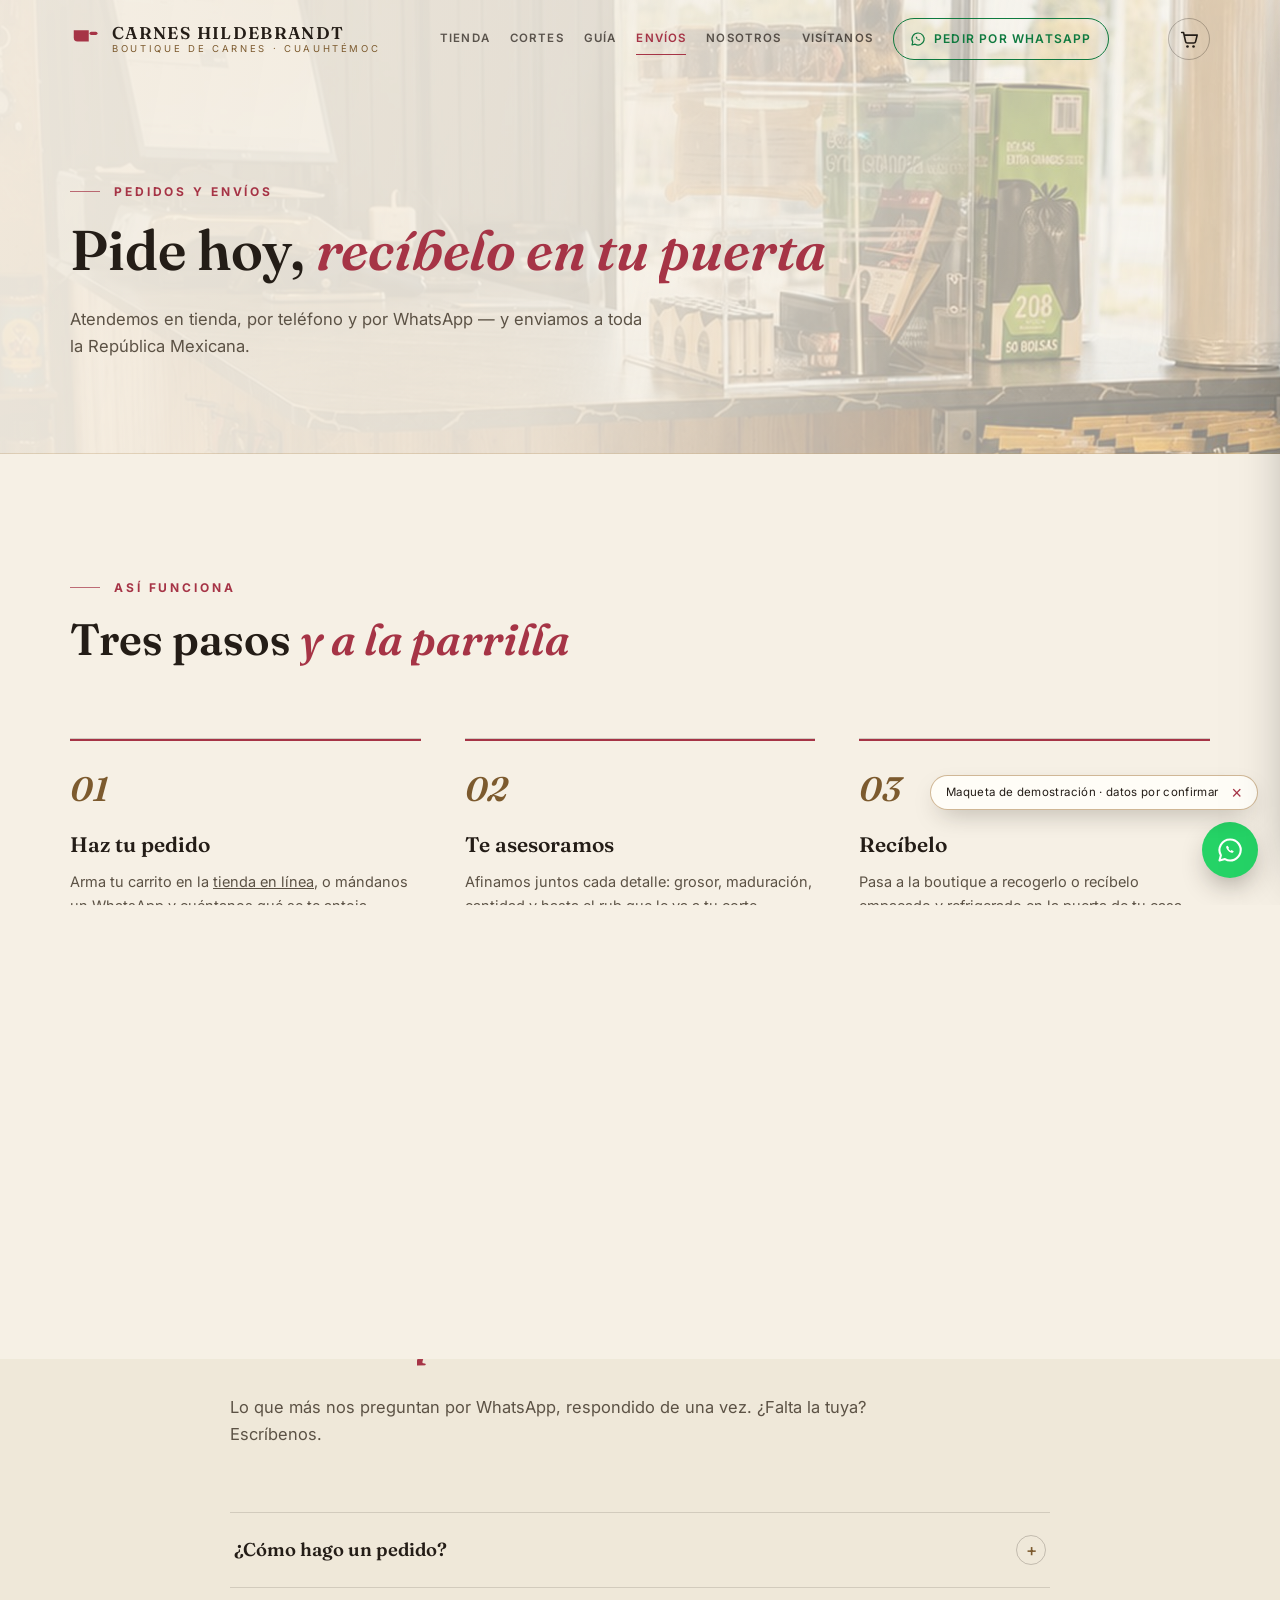
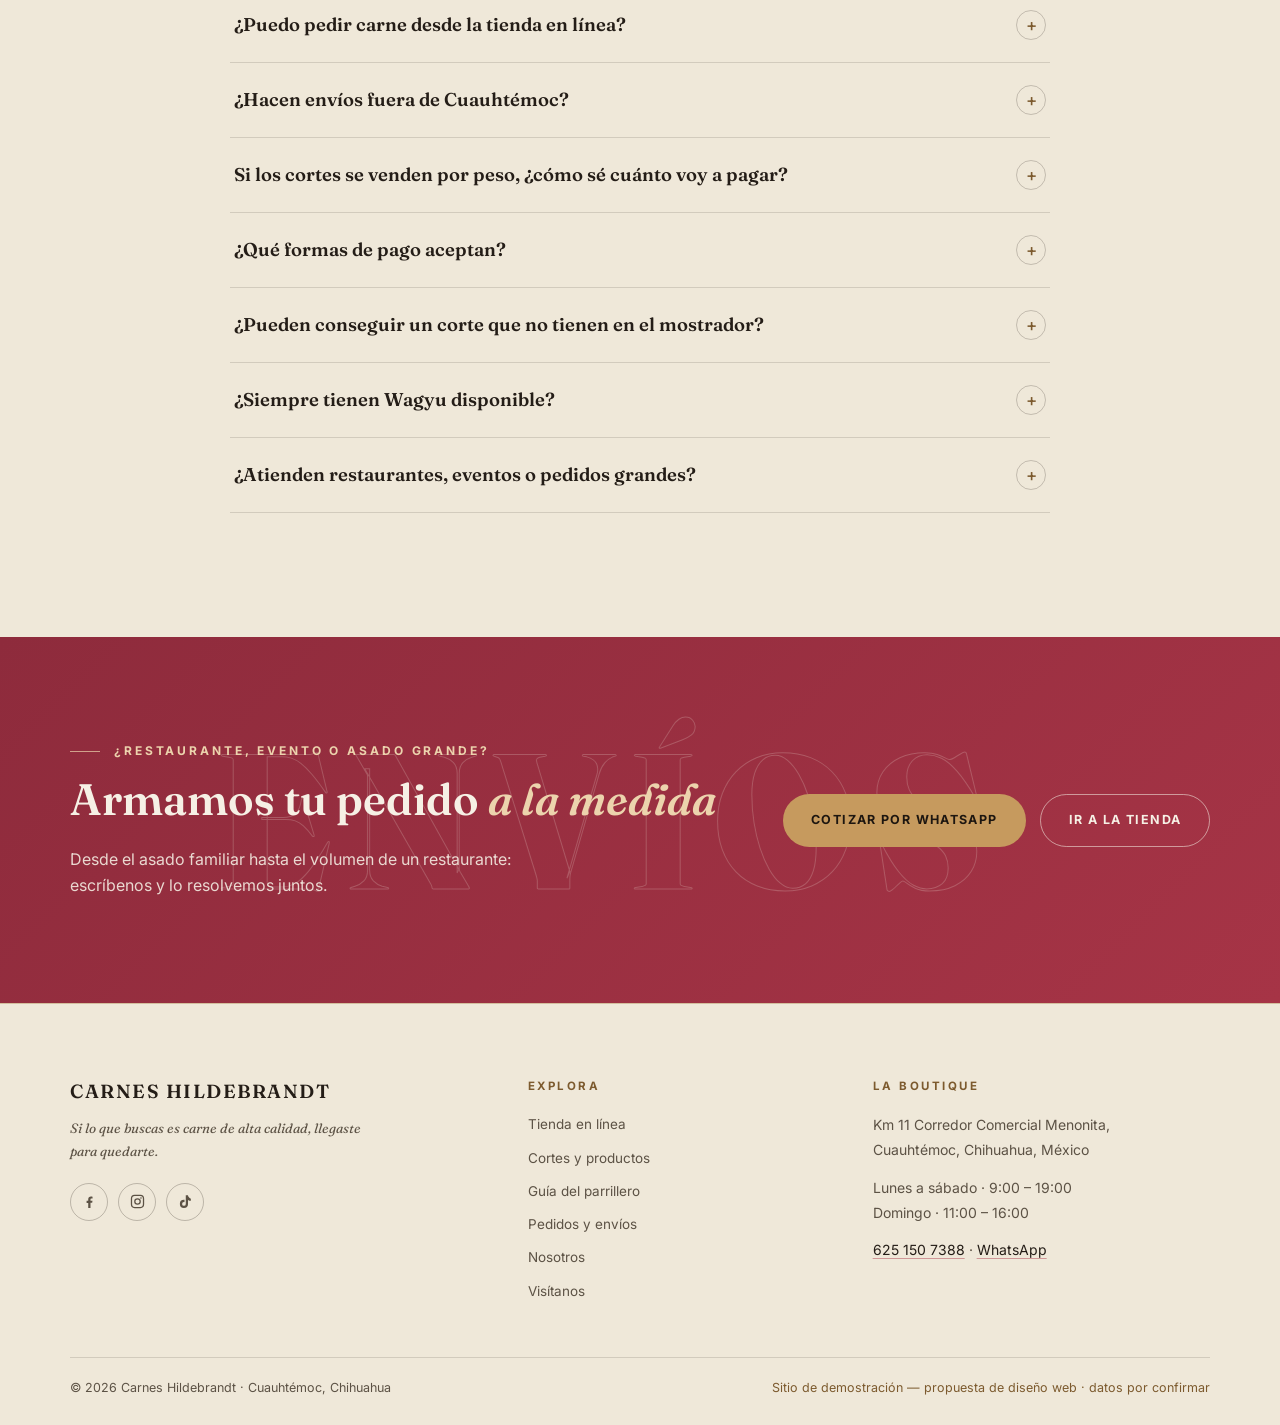
<file: envios.html>
<!DOCTYPE html>
<html lang="es-MX">
<head>
  <meta charset="UTF-8">
  <meta name="viewport" content="width=device-width, initial-scale=1.0">
  <title>Pedidos y envíos — Carnes Hildebrandt · Cuauhtémoc, Chihuahua</title>
  <meta name="description" content="Pide por la tienda en línea o por WhatsApp y recibe tus cortes en la boutique de Cuauhtémoc o en tu domicilio — con envíos a toda la República Mexicana. Preguntas frecuentes incluidas.">
  <meta property="og:title" content="Pedidos y envíos — Carnes Hildebrandt">
  <meta property="og:description" content="Pide hoy, recíbelo en tu puerta: pedidos por WhatsApp, entrega en tienda o a domicilio y envíos a todo México.">
  <meta property="og:type" content="website">
  <meta property="og:image" content="https://alejandrothiessen.github.io/carnes-hildebrandt-demo/fotos/local-caja-w.jpg">
  <link rel="canonical" href="https://alejandrothiessen.github.io/carnes-hildebrandt-demo/envios.html">
  <meta property="og:url" content="https://alejandrothiessen.github.io/carnes-hildebrandt-demo/envios.html">
  <meta property="og:site_name" content="Carnes Hildebrandt">
  <meta property="og:locale" content="es_MX">
  <meta name="twitter:card" content="summary_large_image">
  <meta name="twitter:title" content="Pedidos y envíos — Carnes Hildebrandt">
  <meta name="twitter:image" content="https://alejandrothiessen.github.io/carnes-hildebrandt-demo/fotos/local-caja-w.jpg">
  <link rel="icon" href="data:image/svg+xml,%3Csvg xmlns='http://www.w3.org/2000/svg' viewBox='0 0 64 64'%3E%3Crect width='64' height='64' rx='14' fill='%23f6f0e5'/%3E%3Crect x='2' y='2' width='60' height='60' rx='12' fill='none' stroke='%23c69a5e' stroke-width='3'/%3E%3Ctext x='32' y='45' font-family='Georgia,serif' font-size='38' font-weight='bold' fill='%23a63446' text-anchor='middle'%3EH%3C/text%3E%3C/svg%3E">
  <link rel="preconnect" href="https://fonts.googleapis.com">
  <link rel="preconnect" href="https://fonts.gstatic.com" crossorigin>
  <link href="https://fonts.googleapis.com/css2?family=Fraunces:ital,opsz,wght@0,9..144,400;0,9..144,600;0,9..144,700;1,9..144,400;1,9..144,600&family=Inter:wght@400;500;600;700&display=swap" rel="stylesheet">
  <link rel="stylesheet" href="styles.css?v=15">
  <link rel="stylesheet" href="store.css?v=15">
  <link rel="stylesheet" href="fx.css?v=15">
</head>
<body data-page="envios">
  <a class="skip-link" href="#contenido">Saltar al contenido</a>

  <!-- ======= HEADER ======= -->
  <header class="site-header" id="inicio">
    <div class="container header-inner">
      <a class="brand" href="index.html" aria-label="Carnes Hildebrandt — inicio">
        <svg class="brand-mark" viewBox="0 0 24 24" aria-hidden="true">
          <path d="M3 5h12v9H6a3 3 0 0 1-3-3V5z"/>
          <circle cx="6.3" cy="7.3" r="1.05"/>
          <rect x="15.6" y="6.1" width="6.4" height="2.7" rx="1.35"/>
        </svg>
        <span class="brand-text">
          <span class="brand-name">Carnes Hildebrandt</span>
          <span class="brand-sub">Boutique de carnes · Cuauhtémoc</span>
        </span>
      </a>

      <nav class="site-nav" id="site-nav" aria-label="Navegación principal">
        <a href="tienda.html">Tienda</a>
        <a href="cortes.html">Cortes</a>
        <a href="guia.html">Guía</a>
        <a href="envios.html" aria-current="page">Envíos</a>
        <a href="nosotros.html">Nosotros</a>
        <a href="contacto.html">Visítanos</a>
        <a class="nav-cta" href="https://wa.me/526251507388?text=Hola%20Carnes%20Hildebrandt%2C%20quiero%20hacer%20un%20pedido" target="_blank" rel="noopener">
          <svg viewBox="0 0 24 24" aria-hidden="true" class="icon"><path d="M12 3a9 9 0 0 0-7.8 13.5L3 21l4.7-1.2A9 9 0 1 0 12 3z" fill="none" stroke="currentColor" stroke-width="1.8" stroke-linejoin="round"/><path d="M8.8 8.4c-.3.9-.1 2.1.9 3.4 1 1.3 2.2 2.2 3.6 2.6.6.2 1.3-.1 1.6-.7l.3-.6-1.9-1-.7.7c-.8-.4-1.5-1-2-1.8l.6-.8-1.2-1.8-.6.2c-.3.1-.5.4-.6.8z" fill="currentColor" stroke="none"/></svg>
          Pedir por WhatsApp
        </a>
      </nav>

      <div class="header-tools">
        <button class="cart-btn" id="cart-btn" aria-label="Abrir carrito de compras">
          <svg viewBox="0 0 24 24" aria-hidden="true"><path d="M3 4h2.2l2.3 10.3A2 2 0 0 0 9.45 16H17a2 2 0 0 0 1.95-1.55L20.8 7H6" fill="none" stroke="currentColor" stroke-width="1.8" stroke-linecap="round" stroke-linejoin="round"/><circle cx="9.7" cy="20" r="1.5" fill="currentColor"/><circle cx="16.6" cy="20" r="1.5" fill="currentColor"/></svg>
          <span class="cart-count" id="cart-count" hidden>0</span>
        </button>
        <button class="nav-toggle" id="nav-toggle" aria-expanded="false" aria-controls="site-nav" aria-label="Abrir menú">
          <span></span><span></span><span></span>
        </button>
      </div>
    </div>
  </header>

  <main id="contenido">
    <!-- ======= ENCABEZADO DE PÁGINA ======= -->
    <section class="page-hero" style="--ph-img: url('fotos/local-caja-w.jpg')">
      <div class="container">
        <p class="eyebrow reveal">Pedidos y envíos</p>
        <h1 class="reveal delay-1">Pide hoy, <em>recíbelo en tu puerta</em></h1>
        <p class="page-hero-sub reveal delay-2">
          Atendemos en tienda, por teléfono y por WhatsApp — y enviamos
          a toda la República Mexicana.
        </p>
      </div>
    </section>

    <!-- ======= PASOS ======= -->
    <section class="section section-cream">
      <div class="container">
        <div class="section-head reveal">
          <p class="eyebrow">Así funciona</p>
          <h2>Tres pasos <em>y a la parrilla</em></h2>
        </div>
        <ol class="steps">
          <li class="reveal">
            <span class="step-num">01</span>
            <h3>Haz tu pedido</h3>
            <p>Arma tu carrito en la <a href="tienda.html">tienda en línea</a>, o mándanos un WhatsApp y cuéntanos qué se te antoja.</p>
          </li>
          <li class="reveal delay-1">
            <span class="step-num">02</span>
            <h3>Te asesoramos</h3>
            <p>Afinamos juntos cada detalle: grosor, maduración, cantidad y hasta el rub que le va a tu corte.</p>
          </li>
          <li class="reveal delay-2">
            <span class="step-num">03</span>
            <h3>Recíbelo</h3>
            <p>Pasa a la boutique a recogerlo o recíbelo empacado y refrigerado en la puerta de tu casa.</p>
          </li>
        </ol>
        <div class="perks reveal">
          <div class="perk">
            <svg class="icon" viewBox="0 0 24 24" aria-hidden="true"><path d="M3 7h11v8H3zM14 10h4l3 3v2h-7z" fill="none" stroke="currentColor" stroke-width="1.8" stroke-linejoin="round"/><circle cx="7" cy="17" r="1.8" fill="none" stroke="currentColor" stroke-width="1.8"/><circle cx="17" cy="17" r="1.8" fill="none" stroke="currentColor" stroke-width="1.8"/></svg>
            Envío a toda la República
          </div>
          <div class="perk">
            <svg class="icon" viewBox="0 0 24 24" aria-hidden="true"><rect x="3" y="6" width="18" height="13" rx="2" fill="none" stroke="currentColor" stroke-width="1.8"/><path d="M3 10h18" stroke="currentColor" stroke-width="1.8"/></svg>
            Pago en efectivo y con tarjeta
          </div>
          <div class="perk">
            <svg class="icon" viewBox="0 0 24 24" aria-hidden="true"><path d="M12 3v18M5.5 6.5l13 11M18.5 6.5l-13 11M12 3l-2 2m2-2l2 2M12 21l-2-2m2 2l2-2" fill="none" stroke="currentColor" stroke-width="1.5" stroke-linecap="round"/></svg>
            Empaque y cadena de frío cuidados
          </div>
        </div>
      </div>
    </section>

    <!-- ======= PREGUNTAS FRECUENTES ======= -->
    <section class="section section-bone" id="faq">
      <div class="container container-narrow">
        <div class="section-head reveal">
          <p class="eyebrow">Preguntas frecuentes</p>
          <h2>Antes de <em>pedir</em></h2>
          <p class="section-lead">Lo que más nos preguntan por WhatsApp, respondido de una vez. ¿Falta la tuya? Escríbenos.</p>
        </div>
        <div class="faq reveal">
          <details class="faq-item">
            <summary>¿Cómo hago un pedido?</summary>
            <div class="faq-body">
              <p>Como te quede más cómodo: arma tu carrito en la <a href="tienda.html">tienda en línea</a> y envíanoslo por WhatsApp con un clic, mándanos directamente un <a href="https://wa.me/526251507388" target="_blank" rel="noopener">mensaje de WhatsApp</a>, llámanos o pasa a la boutique.</p>
            </div>
          </details>
          <details class="faq-item">
            <summary>¿Puedo pedir carne desde la tienda en línea?</summary>
            <div class="faq-body">
              <p>Todavía no. La tienda en línea arrancó con lo que se empaca y viaja bien —los sazonadores de la casa, la yerba y el tereré, la cuchillería, las tablas y todo lo de parrilla—, porque la carne pide un empaque y una cadena de frío distintos y preferimos abrir eso bien a abrirlo rápido.</p>
              <p>Mientras tanto, los cortes están en la boutique todos los días y te los apartamos: <a href="https://wa.me/526251507388?text=Hola%20Carnes%20Hildebrandt%2C%20quiero%20apartar%20unos%20cortes" target="_blank" rel="noopener">escríbenos por WhatsApp</a> y los dejamos listos para que solo pases a recogerlos.</p>
            </div>
          </details>
          <details class="faq-item">
            <summary>¿Hacen envíos fuera de Cuauhtémoc?</summary>
            <div class="faq-body">
              <p>Sí — enviamos a toda la República Mexicana. Tu pedido viaja empacado y refrigerado para cuidar la cadena de frío. El costo y el tiempo de entrega dependen del destino y se confirman por WhatsApp al cerrar el pedido.</p>
            </div>
          </details>
          <details class="faq-item">
            <summary>Si los cortes se venden por peso, ¿cómo sé cuánto voy a pagar?</summary>
            <div class="faq-body">
              <p>Los precios de los cortes son por kilogramo y cada pieza se pesa al momento de preparar tu pedido, así que el total lo confirmamos contigo por WhatsApp antes de cobrar — sin sorpresas. Lo que se pide en línea (sazonadores, yerba, cuchillería, tablas y parrilla) sí va por pieza, con precio cerrado.</p>
            </div>
          </details>
          <details class="faq-item">
            <summary>¿Qué formas de pago aceptan?</summary>
            <div class="faq-body">
              <p>En la boutique puedes pagar en efectivo o con tarjeta. Para pedidos con envío, la forma de pago se acuerda por WhatsApp al confirmar tu pedido.</p>
            </div>
          </details>
          <details class="faq-item">
            <summary>¿Pueden conseguir un corte que no tienen en el mostrador?</summary>
            <div class="faq-body">
              <p>Ese es nuestro deporte favorito. Cuéntanos qué buscas — un corte, un grosor, una maduración o una marca en especial — y lo conseguimos por ti.</p>
            </div>
          </details>
          <details class="faq-item">
            <summary>¿Siempre tienen Wagyu disponible?</summary>
            <div class="faq-body">
              <p>El Wagyu tiene disponibilidad limitada y rotación constante: las piezas cambian semana con semana. <a href="https://wa.me/526251507388?text=Hola%2C%20quiero%20saber%20qu%C3%A9%20cortes%20Wagyu%20tienen%20disponibles" target="_blank" rel="noopener">Pregúntanos por WhatsApp</a> qué hay en el refrigerador esta semana.</p>
            </div>
          </details>
          <details class="faq-item">
            <summary>¿Atienden restaurantes, eventos o pedidos grandes?</summary>
            <div class="faq-body">
              <p>Cuéntanos qué necesitas — volumen, cortes y fechas — y lo platicamos por WhatsApp para armarte una propuesta a la medida.</p>
            </div>
          </details>
        </div>
      </div>
    </section>

    <!-- ======= BANDA CTA ======= -->
    <section class="cta-band">
      <span class="cta-band-word" aria-hidden="true">ENVÍOS</span>
      <div class="container cta-band-inner">
        <div class="reveal">
          <p class="eyebrow">¿Restaurante, evento o asado grande?</p>
          <h2 class="on-dark">Armamos tu pedido <em>a la medida</em></h2>
          <p class="on-dark-muted">Desde el asado familiar hasta el volumen de un restaurante: escríbenos y lo resolvemos juntos.</p>
        </div>
        <div class="cta-band-actions reveal delay-1">
          <a class="btn btn-gold" href="https://wa.me/526251507388?text=Hola%2C%20quiero%20cotizar%20un%20pedido%20grande" target="_blank" rel="noopener">Cotizar por WhatsApp</a>
          <a class="btn btn-ghost" href="tienda.html">Ir a la tienda</a>
        </div>
      </div>
    </section>
  </main>

  <!-- ======= FOOTER ======= -->
  <footer class="site-footer">
    <div class="container">
      <div class="footer-grid">
        <div class="footer-brand">
          <span class="brand-name">Carnes Hildebrandt</span>
          <span class="footer-tagline">Si lo que buscas es carne de alta calidad, llegaste para quedarte.</span>
          <div class="footer-social">
            <a href="https://www.facebook.com/CarnesHildebrandt/" target="_blank" rel="noopener" aria-label="Facebook">
              <svg viewBox="0 0 24 24" aria-hidden="true"><path d="M13.4 21v-7.2h2.4l.4-2.8h-2.8V9.2c0-.8.3-1.4 1.5-1.4h1.4V5.3c-.6-.1-1.4-.2-2.2-.2-2.3 0-3.9 1.4-3.9 4v1.9H7.9V14h2.3v7z" fill="currentColor"/></svg>
            </a>
            <a href="https://www.instagram.com/carneshildebrandt/" target="_blank" rel="noopener" aria-label="Instagram">
              <svg viewBox="0 0 24 24" aria-hidden="true"><rect x="3.5" y="3.5" width="17" height="17" rx="4.5" fill="none" stroke="currentColor" stroke-width="1.8"/><circle cx="12" cy="12" r="3.8" fill="none" stroke="currentColor" stroke-width="1.8"/><circle cx="16.9" cy="7.1" r="1.15" fill="currentColor"/></svg>
            </a>
            <a href="https://www.tiktok.com/@carneshildebrandt" target="_blank" rel="noopener" aria-label="TikTok">
              <svg viewBox="0 0 24 24" aria-hidden="true"><path d="M16.6 5.8A4.3 4.3 0 0 1 15.5 3h-3.1v12.4a2.6 2.6 0 1 1-2.6-2.6c.3 0 .5 0 .8.1V9.7a5.9 5.9 0 0 0-.8-.05 5.75 5.75 0 1 0 5.75 5.75V9.9a7.3 7.3 0 0 0 4 1.2V8a4.3 4.3 0 0 1-2.95-2.2z" fill="currentColor"/></svg>
            </a>
          </div>
        </div>
        <nav class="footer-col" aria-label="Mapa del sitio">
          <h4>Explora</h4>
          <div class="footer-links">
            <a href="tienda.html">Tienda en línea</a>
            <a href="cortes.html">Cortes y productos</a>
            <a href="guia.html">Guía del parrillero</a>
            <a href="envios.html">Pedidos y envíos</a>
            <a href="nosotros.html">Nosotros</a>
            <a href="contacto.html">Visítanos</a>
          </div>
        </nav>
        <div class="footer-col">
          <h4>La boutique</h4>
          <p>Km 11 Corredor Comercial Menonita,<br>Cuauhtémoc, Chihuahua, México</p>
          <p>Lunes a sábado · 9:00 – 19:00<br>Domingo · 11:00 – 16:00</p>
          <p><a href="tel:+526251507388">625 150 7388</a> · <a href="https://wa.me/526251507388" target="_blank" rel="noopener">WhatsApp</a></p>
        </div>
      </div>
      <div class="footer-bottom">
        <span>© <span id="year">2026</span> Carnes Hildebrandt · Cuauhtémoc, Chihuahua</span>
        <span class="footer-demo">Sitio de demostración — propuesta de diseño web · datos por confirmar</span>
      </div>
    </div>
  </footer>

  <!-- ======= CARRITO ======= -->
  <div class="cart-overlay" id="cart-overlay"></div>
  <aside class="cart-drawer" id="cart-drawer" role="dialog" aria-modal="true" aria-labelledby="cart-title">
    <header class="cart-head">
      <h3 id="cart-title">Tu pedido</h3>
      <button class="cart-close" id="cart-close" aria-label="Cerrar carrito">×</button>
    </header>
    <div class="cart-body">
      <div class="cart-empty" id="cart-empty">
        <svg viewBox="0 0 24 24" aria-hidden="true"><path d="M3 4h2.2l2.3 10.3A2 2 0 0 0 9.45 16H17a2 2 0 0 0 1.95-1.55L20.8 7H6" fill="none" stroke="currentColor" stroke-width="1.6" stroke-linecap="round" stroke-linejoin="round"/><circle cx="9.7" cy="20" r="1.5" fill="currentColor"/><circle cx="16.6" cy="20" r="1.5" fill="currentColor"/></svg>
        <p>Tu carrito está vacío.</p>
        <a href="tienda.html" id="cart-empty-link">Explorar la tienda</a>
      </div>
      <ul class="cart-items" id="cart-items"></ul>
    </div>
    <footer class="cart-foot" id="cart-foot">
      <div class="cart-delivery" role="radiogroup" aria-label="Tipo de entrega">
        <label><input type="radio" name="delivery" value="pickup" checked><span>Recoger en tienda</span></label>
        <label><input type="radio" name="delivery" value="delivery"><span>Envío a domicilio</span></label>
      </div>
      <div class="cart-total"><span>Subtotal estimado</span><strong id="cart-subtotal">$0</strong></div>
      <p class="cart-fine">El total final se confirma por WhatsApp al pesar tus cortes. Precios de demostración.</p>
      <button class="btn btn-solid cart-submit" id="cart-submit" disabled>
        <svg viewBox="0 0 24 24" aria-hidden="true" class="icon"><path d="M12 3a9 9 0 0 0-7.8 13.5L3 21l4.7-1.2A9 9 0 1 0 12 3z" fill="none" stroke="currentColor" stroke-width="1.8" stroke-linejoin="round"/><path d="M8.8 8.4c-.3.9-.1 2.1.9 3.4 1 1.3 2.2 2.2 3.6 2.6.6.2 1.3-.1 1.6-.7l.3-.6-1.9-1-.7.7c-.8-.4-1.5-1-2-1.8l.6-.8-1.2-1.8-.6.2c-.3.1-.5.4-.6.8z" fill="currentColor" stroke="none"/></svg>
        Enviar pedido por WhatsApp
      </button>
    </footer>
  </aside>

  <!-- ======= FLOTANTES ======= -->
  <a class="wa-float" href="https://wa.me/526251507388?text=Hola%20Carnes%20Hildebrandt%2C%20quiero%20hacer%20un%20pedido" target="_blank" rel="noopener" aria-label="Enviar mensaje por WhatsApp">
    <svg viewBox="0 0 24 24" aria-hidden="true"><path d="M12 3a9 9 0 0 0-7.8 13.5L3 21l4.7-1.2A9 9 0 1 0 12 3z" fill="none" stroke="currentColor" stroke-width="1.8" stroke-linejoin="round"/><path d="M8.8 8.4c-.3.9-.1 2.1.9 3.4 1 1.3 2.2 2.2 3.6 2.6.6.2 1.3-.1 1.6-.7l.3-.6-1.9-1-.7.7c-.8-.4-1.5-1-2-1.8l.6-.8-1.2-1.8-.6.2c-.3.1-.5.4-.6.8z" fill="currentColor" stroke="none"/></svg>
  </a>

  <div class="demo-ribbon" id="demo-ribbon" role="note">
    <span>Maqueta de demostración · datos por confirmar</span>
    <button id="demo-ribbon-close" aria-label="Cerrar aviso">×</button>
  </div>

  <script src="main.js?v=15"></script>
  <script src="store.js?v=15"></script>
  <script src="fx.js?v=15"></script>
</body>
</html>
</file>
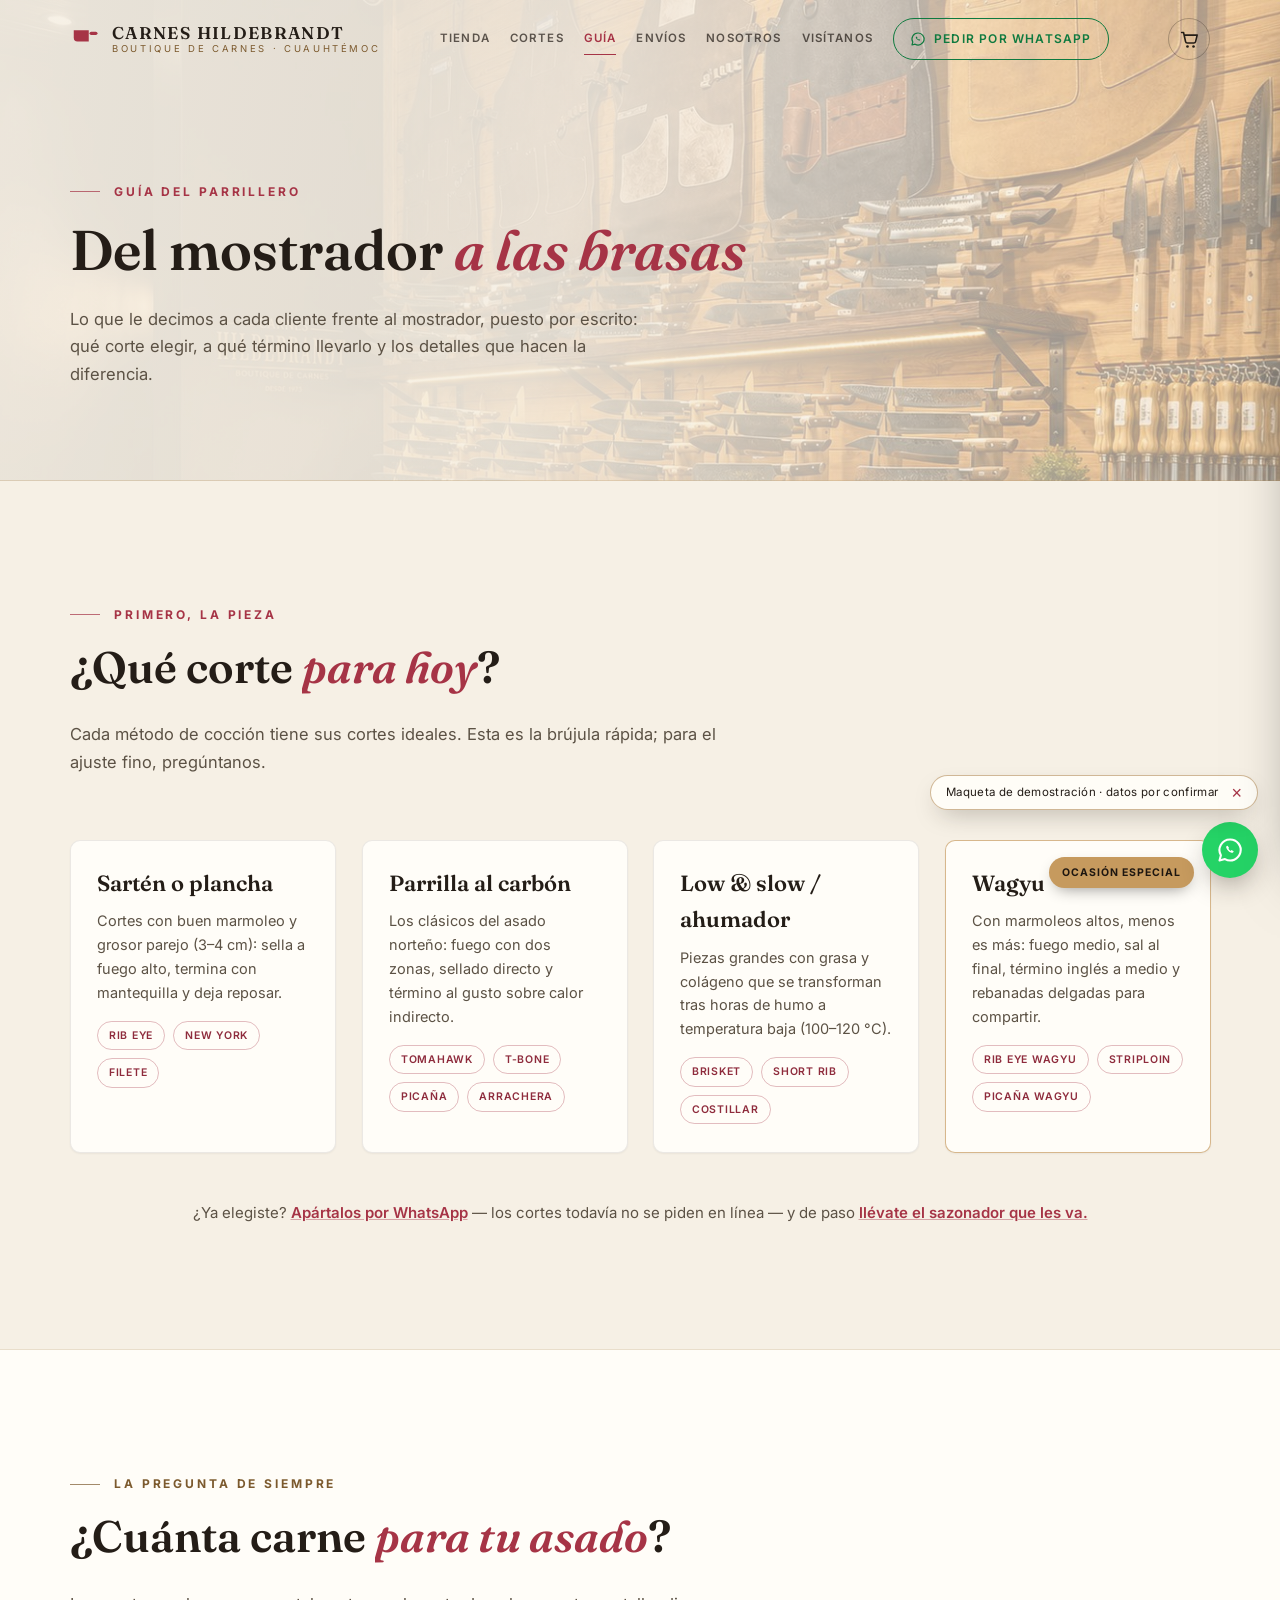
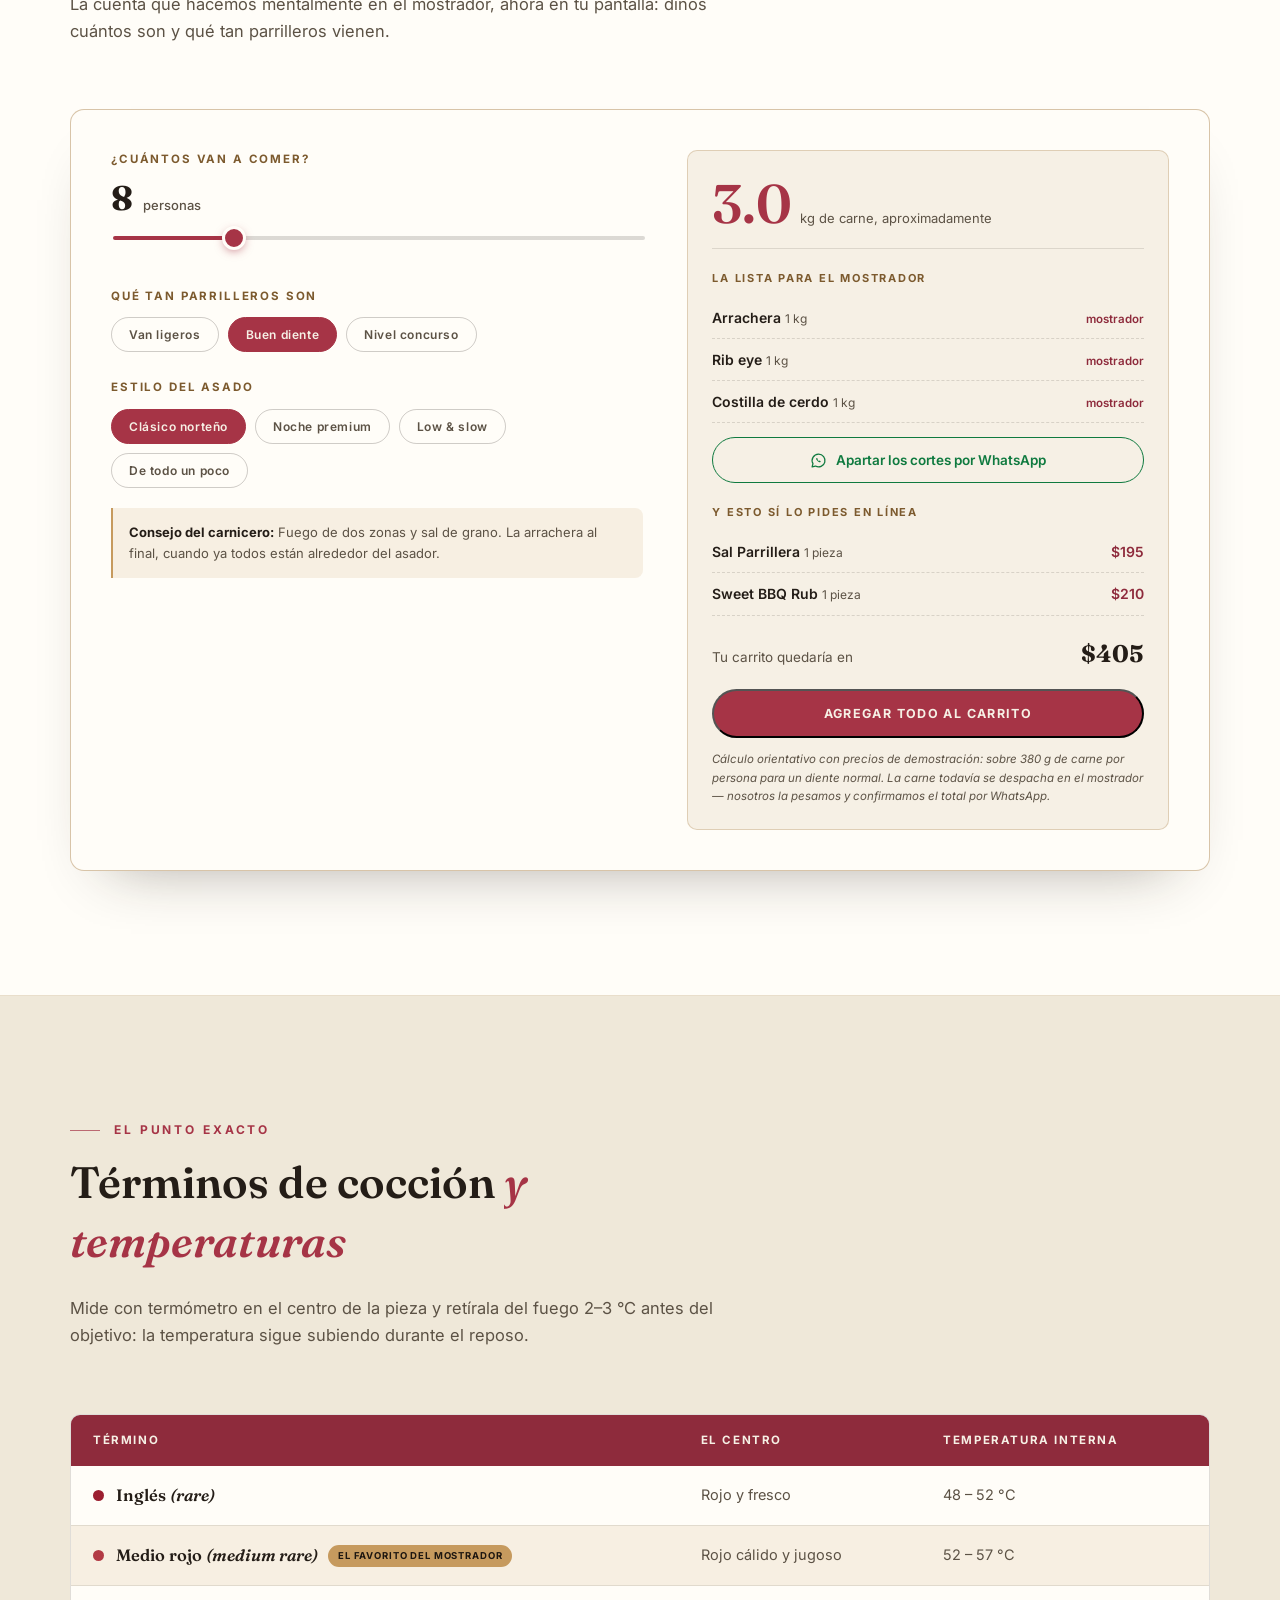
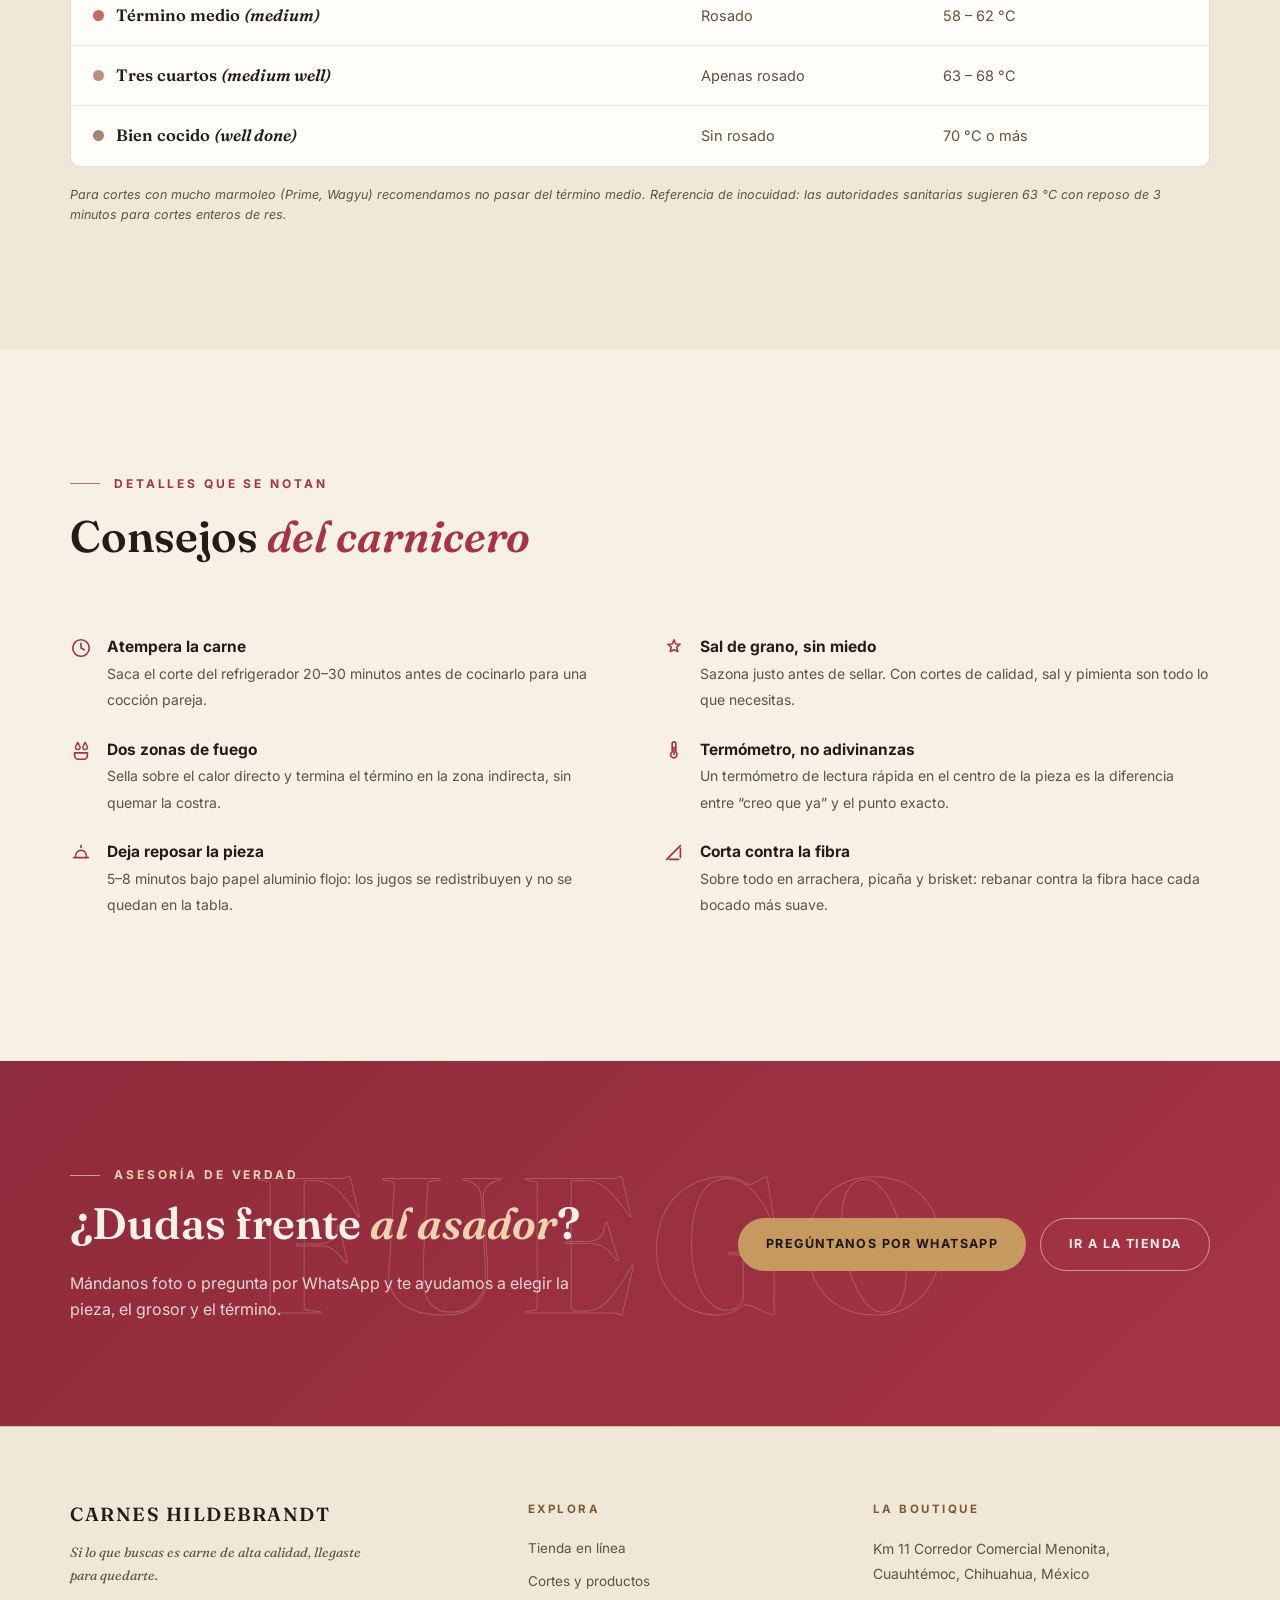
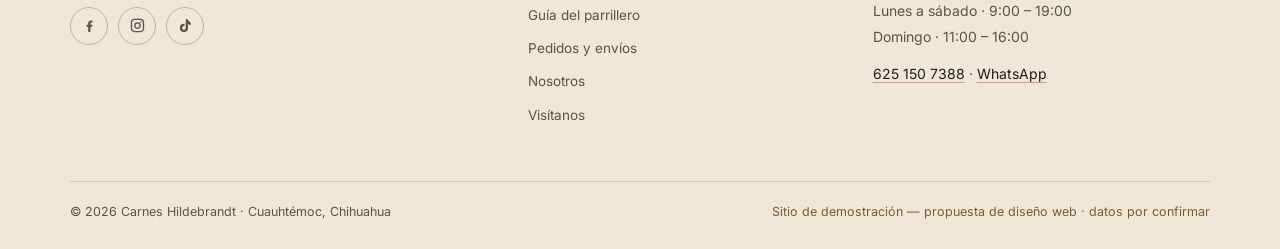
<file: guia.html>
<!DOCTYPE html>
<html lang="es-MX">
<head>
  <meta charset="UTF-8">
  <meta name="viewport" content="width=device-width, initial-scale=1.0">
  <title>Guía del parrillero — Carnes Hildebrandt · Cuauhtémoc, Chihuahua</title>
  <meta name="description" content="Guía del parrillero de Carnes Hildebrandt: qué corte elegir para cada ocasión, términos de cocción con temperaturas internas y consejos de carnicero para tu asado.">
  <meta property="og:title" content="Guía del parrillero — Carnes Hildebrandt">
  <meta property="og:description" content="Qué corte elegir, términos de cocción y consejos de carnicero — del mostrador a las brasas.">
  <meta property="og:type" content="website">
  <meta property="og:image" content="https://alejandrothiessen.github.io/carnes-hildebrandt-demo/fotos/local-parrilla-w.jpg">
  <link rel="canonical" href="https://alejandrothiessen.github.io/carnes-hildebrandt-demo/guia.html">
  <meta property="og:url" content="https://alejandrothiessen.github.io/carnes-hildebrandt-demo/guia.html">
  <meta property="og:site_name" content="Carnes Hildebrandt">
  <meta property="og:locale" content="es_MX">
  <meta name="twitter:card" content="summary_large_image">
  <meta name="twitter:title" content="Guía del parrillero — Carnes Hildebrandt">
  <meta name="twitter:image" content="https://alejandrothiessen.github.io/carnes-hildebrandt-demo/fotos/local-parrilla-w.jpg">
  <link rel="icon" href="data:image/svg+xml,%3Csvg xmlns='http://www.w3.org/2000/svg' viewBox='0 0 64 64'%3E%3Crect width='64' height='64' rx='14' fill='%23f6f0e5'/%3E%3Crect x='2' y='2' width='60' height='60' rx='12' fill='none' stroke='%23c69a5e' stroke-width='3'/%3E%3Ctext x='32' y='45' font-family='Georgia,serif' font-size='38' font-weight='bold' fill='%23a63446' text-anchor='middle'%3EH%3C/text%3E%3C/svg%3E">
  <link rel="preconnect" href="https://fonts.googleapis.com">
  <link rel="preconnect" href="https://fonts.gstatic.com" crossorigin>
  <link href="https://fonts.googleapis.com/css2?family=Fraunces:ital,opsz,wght@0,9..144,400;0,9..144,600;0,9..144,700;1,9..144,400;1,9..144,600&family=Inter:wght@400;500;600;700&display=swap" rel="stylesheet">
  <link rel="stylesheet" href="styles.css?v=15">
  <link rel="stylesheet" href="store.css?v=15">
  <link rel="stylesheet" href="fx.css?v=15">
</head>
<body data-page="guia">
  <a class="skip-link" href="#contenido">Saltar al contenido</a>

  <!-- ======= HEADER ======= -->
  <header class="site-header" id="inicio">
    <div class="container header-inner">
      <a class="brand" href="index.html" aria-label="Carnes Hildebrandt — inicio">
        <svg class="brand-mark" viewBox="0 0 24 24" aria-hidden="true">
          <path d="M3 5h12v9H6a3 3 0 0 1-3-3V5z"/>
          <circle cx="6.3" cy="7.3" r="1.05"/>
          <rect x="15.6" y="6.1" width="6.4" height="2.7" rx="1.35"/>
        </svg>
        <span class="brand-text">
          <span class="brand-name">Carnes Hildebrandt</span>
          <span class="brand-sub">Boutique de carnes · Cuauhtémoc</span>
        </span>
      </a>

      <nav class="site-nav" id="site-nav" aria-label="Navegación principal">
        <a href="tienda.html">Tienda</a>
        <a href="cortes.html">Cortes</a>
        <a href="guia.html" aria-current="page">Guía</a>
        <a href="envios.html">Envíos</a>
        <a href="nosotros.html">Nosotros</a>
        <a href="contacto.html">Visítanos</a>
        <a class="nav-cta" href="https://wa.me/526251507388?text=Hola%20Carnes%20Hildebrandt%2C%20quiero%20hacer%20un%20pedido" target="_blank" rel="noopener">
          <svg viewBox="0 0 24 24" aria-hidden="true" class="icon"><path d="M12 3a9 9 0 0 0-7.8 13.5L3 21l4.7-1.2A9 9 0 1 0 12 3z" fill="none" stroke="currentColor" stroke-width="1.8" stroke-linejoin="round"/><path d="M8.8 8.4c-.3.9-.1 2.1.9 3.4 1 1.3 2.2 2.2 3.6 2.6.6.2 1.3-.1 1.6-.7l.3-.6-1.9-1-.7.7c-.8-.4-1.5-1-2-1.8l.6-.8-1.2-1.8-.6.2c-.3.1-.5.4-.6.8z" fill="currentColor" stroke="none"/></svg>
          Pedir por WhatsApp
        </a>
      </nav>

      <div class="header-tools">
        <button class="cart-btn" id="cart-btn" aria-label="Abrir carrito de compras">
          <svg viewBox="0 0 24 24" aria-hidden="true"><path d="M3 4h2.2l2.3 10.3A2 2 0 0 0 9.45 16H17a2 2 0 0 0 1.95-1.55L20.8 7H6" fill="none" stroke="currentColor" stroke-width="1.8" stroke-linecap="round" stroke-linejoin="round"/><circle cx="9.7" cy="20" r="1.5" fill="currentColor"/><circle cx="16.6" cy="20" r="1.5" fill="currentColor"/></svg>
          <span class="cart-count" id="cart-count" hidden>0</span>
        </button>
        <button class="nav-toggle" id="nav-toggle" aria-expanded="false" aria-controls="site-nav" aria-label="Abrir menú">
          <span></span><span></span><span></span>
        </button>
      </div>
    </div>
  </header>

  <main id="contenido">
    <!-- ======= ENCABEZADO DE PÁGINA ======= -->
    <section class="page-hero" style="--ph-img: url('fotos/local-parrilla-w.jpg')">
      <div class="container">
        <p class="eyebrow reveal">Guía del parrillero</p>
        <h1 class="reveal delay-1">Del mostrador <em>a las brasas</em></h1>
        <p class="page-hero-sub reveal delay-2">
          Lo que le decimos a cada cliente frente al mostrador, puesto por escrito:
          qué corte elegir, a qué término llevarlo y los detalles que hacen la diferencia.
        </p>
      </div>
    </section>

    <!-- ======= QUÉ CORTE ELEGIR ======= -->
    <section class="section section-cream">
      <div class="container">
        <div class="section-head reveal">
          <p class="eyebrow">Primero, la pieza</p>
          <h2>¿Qué corte <em>para hoy</em>?</h2>
          <p class="section-lead">Cada método de cocción tiene sus cortes ideales. Esta es la brújula rápida; para el ajuste fino, pregúntanos.</p>
        </div>
        <div class="cards-grid cols-4">
          <article class="card reveal">
            <div class="card-body">
              <h3>Sartén o plancha</h3>
              <p>Cortes con buen marmoleo y grosor parejo (3–4 cm): sella a fuego alto, termina con mantequilla y deja reposar.</p>
              <ul class="chips"><li>Rib eye</li><li>New York</li><li>Filete</li></ul>
            </div>
          </article>
          <article class="card reveal delay-1">
            <div class="card-body">
              <h3>Parrilla al carbón</h3>
              <p>Los clásicos del asado norteño: fuego con dos zonas, sellado directo y término al gusto sobre calor indirecto.</p>
              <ul class="chips"><li>Tomahawk</li><li>T-bone</li><li>Picaña</li><li>Arrachera</li></ul>
            </div>
          </article>
          <article class="card reveal delay-2">
            <div class="card-body">
              <h3>Low &amp; slow / ahumador</h3>
              <p>Piezas grandes con grasa y colágeno que se transforman tras horas de humo a temperatura baja (100–120 °C).</p>
              <ul class="chips"><li>Brisket</li><li>Short rib</li><li>Costillar</li></ul>
            </div>
          </article>
          <article class="card card-featured reveal">
            <span class="ribbon">Ocasión especial</span>
            <div class="card-body">
              <h3>Wagyu</h3>
              <p>Con marmoleos altos, menos es más: fuego medio, sal al final, término inglés a medio y rebanadas delgadas para compartir.</p>
              <ul class="chips"><li>Rib eye Wagyu</li><li>Striploin</li><li>Picaña Wagyu</li></ul>
            </div>
          </article>
        </div>
        <p class="section-note reveal">¿Ya elegiste? <a href="https://wa.me/526251507388?text=Hola%2C%20quiero%20apartar%20unos%20cortes" target="_blank" rel="noopener">Apártalos por WhatsApp</a> — los cortes todavía no se piden en línea — y de paso <a href="tienda.html?cat=sazon">llévate el sazonador que les va.</a></p>
      </div>
    </section>

    <!-- ======= CALCULADORA DE PARRILLADA ======= -->
    <section class="section section-dark" id="calculadora">
      <div class="container">
        <div class="section-head reveal">
          <p class="eyebrow">La pregunta de siempre</p>
          <h2>¿Cuánta carne <em>para tu asado</em>?</h2>
          <p class="section-lead">
            La cuenta que hacemos mentalmente en el mostrador, ahora en tu pantalla:
            dinos cuántos son y qué tan parrilleros vienen.
          </p>
        </div>
        <!-- fx.js arma la calculadora aquí dentro -->
        <div id="grill-calc">
          <p class="note-muted">
            La calculadora necesita JavaScript. Si no te aparece,
            <a href="https://wa.me/526251507388?text=Hola%2C%20%C2%BFcu%C3%A1nta%20carne%20pido%20para%20mi%20asado%3F" target="_blank" rel="noopener">pregúntanos por WhatsApp</a>
            — es de las dudas que más nos llegan.
          </p>
        </div>
      </div>
    </section>

    <!-- ======= TÉRMINOS DE COCCIÓN ======= -->
    <section class="section section-bone">
      <div class="container">
        <div class="section-head reveal">
          <p class="eyebrow">El punto exacto</p>
          <h2>Términos de cocción <em>y temperaturas</em></h2>
          <p class="section-lead">Mide con termómetro en el centro de la pieza y retírala del fuego 2–3 °C antes del objetivo: la temperatura sigue subiendo durante el reposo.</p>
        </div>
        <div class="table-wrap reveal">
          <table class="temp-table">
            <thead>
              <tr>
                <th scope="col">Término</th>
                <th scope="col">El centro</th>
                <th scope="col">Temperatura interna</th>
              </tr>
            </thead>
            <tbody>
              <tr>
                <td><span class="dot" style="--dot:#9c1f30"></span>Inglés <em>(rare)</em></td>
                <td>Rojo y fresco</td>
                <td>48 – 52 °C</td>
              </tr>
              <tr class="rec">
                <td><span class="dot" style="--dot:#b23a44"></span>Medio rojo <em>(medium rare)</em><span class="rec-tag">El favorito del mostrador</span></td>
                <td>Rojo cálido y jugoso</td>
                <td>52 – 57 °C</td>
              </tr>
              <tr>
                <td><span class="dot" style="--dot:#c76a66"></span>Término medio <em>(medium)</em></td>
                <td>Rosado</td>
                <td>58 – 62 °C</td>
              </tr>
              <tr>
                <td><span class="dot" style="--dot:#bd8f7e"></span>Tres cuartos <em>(medium well)</em></td>
                <td>Apenas rosado</td>
                <td>63 – 68 °C</td>
              </tr>
              <tr>
                <td><span class="dot" style="--dot:#a1876f"></span>Bien cocido <em>(well done)</em></td>
                <td>Sin rosado</td>
                <td>70 °C o más</td>
              </tr>
            </tbody>
          </table>
        </div>
        <p class="note-muted reveal">Para cortes con mucho marmoleo (Prime, Wagyu) recomendamos no pasar del término medio. Referencia de inocuidad: las autoridades sanitarias sugieren 63 °C con reposo de 3 minutos para cortes enteros de res.</p>
      </div>
    </section>

    <!-- ======= CONSEJOS ======= -->
    <section class="section section-cream">
      <div class="container">
        <div class="section-head reveal">
          <p class="eyebrow">Detalles que se notan</p>
          <h2>Consejos <em>del carnicero</em></h2>
        </div>
        <ul class="feature-list two-col reveal">
          <li>
            <svg class="icon" viewBox="0 0 24 24" aria-hidden="true"><circle cx="12" cy="12" r="9" fill="none" stroke="currentColor" stroke-width="1.8"/><path d="M12 7v5l3.5 2" fill="none" stroke="currentColor" stroke-width="1.8" stroke-linecap="round"/></svg>
            <div><strong>Atempera la carne</strong><span>Saca el corte del refrigerador 20–30 minutos antes de cocinarlo para una cocción pareja.</span></div>
          </li>
          <li>
            <svg class="icon" viewBox="0 0 24 24" aria-hidden="true"><path d="M12 3l1.8 4.6 4.9.3-3.8 3.1 1.3 4.8L12 13.9l-4.2 1.9 1.3-4.8-3.8-3.1 4.9-.3z" fill="none" stroke="currentColor" stroke-width="1.7" stroke-linejoin="round"/></svg>
            <div><strong>Sal de grano, sin miedo</strong><span>Sazona justo antes de sellar. Con cortes de calidad, sal y pimienta son todo lo que necesitas.</span></div>
          </li>
          <li>
            <svg class="icon" viewBox="0 0 24 24" aria-hidden="true"><path d="M8 3c0 2-2 3-2 5a2.5 2.5 0 0 0 5 0c0-2-2-3-2-5zM16 3c0 2-2 3-2 5a2.5 2.5 0 0 0 5 0c0-2-2-3-2-5z" fill="none" stroke="currentColor" stroke-width="1.6" stroke-linejoin="round"/><path d="M5 14h14v3a4 4 0 0 1-4 4H9a4 4 0 0 1-4-4z" fill="none" stroke="currentColor" stroke-width="1.8" stroke-linejoin="round"/></svg>
            <div><strong>Dos zonas de fuego</strong><span>Sella sobre el calor directo y termina el término en la zona indirecta, sin quemar la costra.</span></div>
          </li>
          <li>
            <svg class="icon" viewBox="0 0 24 24" aria-hidden="true"><path d="M14 4v9.3a3.5 3.5 0 1 1-4-.3V4a2 2 0 0 1 4 0z" fill="none" stroke="currentColor" stroke-width="1.8" stroke-linejoin="round"/><path d="M12 8v8" stroke="currentColor" stroke-width="1.8" stroke-linecap="round"/></svg>
            <div><strong>Termómetro, no adivinanzas</strong><span>Un termómetro de lectura rápida en el centro de la pieza es la diferencia entre “creo que ya” y el punto exacto.</span></div>
          </li>
          <li>
            <svg class="icon" viewBox="0 0 24 24" aria-hidden="true"><path d="M4 17h16M6 17c0-5 2.5-8 6-8s6 3 6 8" fill="none" stroke="currentColor" stroke-width="1.8" stroke-linecap="round" stroke-linejoin="round"/><path d="M12 6V4" stroke="currentColor" stroke-width="1.8" stroke-linecap="round"/></svg>
            <div><strong>Deja reposar la pieza</strong><span>5–8 minutos bajo papel aluminio flojo: los jugos se redistribuyen y no se quedan en la tabla.</span></div>
          </li>
          <li>
            <svg class="icon" viewBox="0 0 24 24" aria-hidden="true"><path d="M4 19L19 4M7 19h10M19 7v10" fill="none" stroke="currentColor" stroke-width="1.8" stroke-linecap="round" stroke-linejoin="round"/></svg>
            <div><strong>Corta contra la fibra</strong><span>Sobre todo en arrachera, picaña y brisket: rebanar contra la fibra hace cada bocado más suave.</span></div>
          </li>
        </ul>
      </div>
    </section>

    <!-- ======= BANDA CTA ======= -->
    <section class="cta-band">
      <span class="cta-band-word" aria-hidden="true">FUEGO</span>
      <div class="container cta-band-inner">
        <div class="reveal">
          <p class="eyebrow">Asesoría de verdad</p>
          <h2 class="on-dark">¿Dudas frente <em>al asador</em>?</h2>
          <p class="on-dark-muted">Mándanos foto o pregunta por WhatsApp y te ayudamos a elegir la pieza, el grosor y el término.</p>
        </div>
        <div class="cta-band-actions reveal delay-1">
          <a class="btn btn-gold" href="https://wa.me/526251507388?text=Hola%2C%20necesito%20asesor%C3%ADa%20para%20mi%20asado" target="_blank" rel="noopener">Pregúntanos por WhatsApp</a>
          <a class="btn btn-ghost" href="tienda.html">Ir a la tienda</a>
        </div>
      </div>
    </section>
  </main>

  <!-- ======= FOOTER ======= -->
  <footer class="site-footer">
    <div class="container">
      <div class="footer-grid">
        <div class="footer-brand">
          <span class="brand-name">Carnes Hildebrandt</span>
          <span class="footer-tagline">Si lo que buscas es carne de alta calidad, llegaste para quedarte.</span>
          <div class="footer-social">
            <a href="https://www.facebook.com/CarnesHildebrandt/" target="_blank" rel="noopener" aria-label="Facebook">
              <svg viewBox="0 0 24 24" aria-hidden="true"><path d="M13.4 21v-7.2h2.4l.4-2.8h-2.8V9.2c0-.8.3-1.4 1.5-1.4h1.4V5.3c-.6-.1-1.4-.2-2.2-.2-2.3 0-3.9 1.4-3.9 4v1.9H7.9V14h2.3v7z" fill="currentColor"/></svg>
            </a>
            <a href="https://www.instagram.com/carneshildebrandt/" target="_blank" rel="noopener" aria-label="Instagram">
              <svg viewBox="0 0 24 24" aria-hidden="true"><rect x="3.5" y="3.5" width="17" height="17" rx="4.5" fill="none" stroke="currentColor" stroke-width="1.8"/><circle cx="12" cy="12" r="3.8" fill="none" stroke="currentColor" stroke-width="1.8"/><circle cx="16.9" cy="7.1" r="1.15" fill="currentColor"/></svg>
            </a>
            <a href="https://www.tiktok.com/@carneshildebrandt" target="_blank" rel="noopener" aria-label="TikTok">
              <svg viewBox="0 0 24 24" aria-hidden="true"><path d="M16.6 5.8A4.3 4.3 0 0 1 15.5 3h-3.1v12.4a2.6 2.6 0 1 1-2.6-2.6c.3 0 .5 0 .8.1V9.7a5.9 5.9 0 0 0-.8-.05 5.75 5.75 0 1 0 5.75 5.75V9.9a7.3 7.3 0 0 0 4 1.2V8a4.3 4.3 0 0 1-2.95-2.2z" fill="currentColor"/></svg>
            </a>
          </div>
        </div>
        <nav class="footer-col" aria-label="Mapa del sitio">
          <h4>Explora</h4>
          <div class="footer-links">
            <a href="tienda.html">Tienda en línea</a>
            <a href="cortes.html">Cortes y productos</a>
            <a href="guia.html">Guía del parrillero</a>
            <a href="envios.html">Pedidos y envíos</a>
            <a href="nosotros.html">Nosotros</a>
            <a href="contacto.html">Visítanos</a>
          </div>
        </nav>
        <div class="footer-col">
          <h4>La boutique</h4>
          <p>Km 11 Corredor Comercial Menonita,<br>Cuauhtémoc, Chihuahua, México</p>
          <p>Lunes a sábado · 9:00 – 19:00<br>Domingo · 11:00 – 16:00</p>
          <p><a href="tel:+526251507388">625 150 7388</a> · <a href="https://wa.me/526251507388" target="_blank" rel="noopener">WhatsApp</a></p>
        </div>
      </div>
      <div class="footer-bottom">
        <span>© <span id="year">2026</span> Carnes Hildebrandt · Cuauhtémoc, Chihuahua</span>
        <span class="footer-demo">Sitio de demostración — propuesta de diseño web · datos por confirmar</span>
      </div>
    </div>
  </footer>

  <!-- ======= CARRITO ======= -->
  <div class="cart-overlay" id="cart-overlay"></div>
  <aside class="cart-drawer" id="cart-drawer" role="dialog" aria-modal="true" aria-labelledby="cart-title">
    <header class="cart-head">
      <h3 id="cart-title">Tu pedido</h3>
      <button class="cart-close" id="cart-close" aria-label="Cerrar carrito">×</button>
    </header>
    <div class="cart-body">
      <div class="cart-empty" id="cart-empty">
        <svg viewBox="0 0 24 24" aria-hidden="true"><path d="M3 4h2.2l2.3 10.3A2 2 0 0 0 9.45 16H17a2 2 0 0 0 1.95-1.55L20.8 7H6" fill="none" stroke="currentColor" stroke-width="1.6" stroke-linecap="round" stroke-linejoin="round"/><circle cx="9.7" cy="20" r="1.5" fill="currentColor"/><circle cx="16.6" cy="20" r="1.5" fill="currentColor"/></svg>
        <p>Tu carrito está vacío.</p>
        <a href="tienda.html" id="cart-empty-link">Explorar la tienda</a>
      </div>
      <ul class="cart-items" id="cart-items"></ul>
    </div>
    <footer class="cart-foot" id="cart-foot">
      <div class="cart-delivery" role="radiogroup" aria-label="Tipo de entrega">
        <label><input type="radio" name="delivery" value="pickup" checked><span>Recoger en tienda</span></label>
        <label><input type="radio" name="delivery" value="delivery"><span>Envío a domicilio</span></label>
      </div>
      <div class="cart-total"><span>Subtotal estimado</span><strong id="cart-subtotal">$0</strong></div>
      <p class="cart-fine">El total final se confirma por WhatsApp al pesar tus cortes. Precios de demostración.</p>
      <button class="btn btn-solid cart-submit" id="cart-submit" disabled>
        <svg viewBox="0 0 24 24" aria-hidden="true" class="icon"><path d="M12 3a9 9 0 0 0-7.8 13.5L3 21l4.7-1.2A9 9 0 1 0 12 3z" fill="none" stroke="currentColor" stroke-width="1.8" stroke-linejoin="round"/><path d="M8.8 8.4c-.3.9-.1 2.1.9 3.4 1 1.3 2.2 2.2 3.6 2.6.6.2 1.3-.1 1.6-.7l.3-.6-1.9-1-.7.7c-.8-.4-1.5-1-2-1.8l.6-.8-1.2-1.8-.6.2c-.3.1-.5.4-.6.8z" fill="currentColor" stroke="none"/></svg>
        Enviar pedido por WhatsApp
      </button>
    </footer>
  </aside>

  <!-- ======= FLOTANTES ======= -->
  <a class="wa-float" href="https://wa.me/526251507388?text=Hola%20Carnes%20Hildebrandt%2C%20quiero%20hacer%20un%20pedido" target="_blank" rel="noopener" aria-label="Enviar mensaje por WhatsApp">
    <svg viewBox="0 0 24 24" aria-hidden="true"><path d="M12 3a9 9 0 0 0-7.8 13.5L3 21l4.7-1.2A9 9 0 1 0 12 3z" fill="none" stroke="currentColor" stroke-width="1.8" stroke-linejoin="round"/><path d="M8.8 8.4c-.3.9-.1 2.1.9 3.4 1 1.3 2.2 2.2 3.6 2.6.6.2 1.3-.1 1.6-.7l.3-.6-1.9-1-.7.7c-.8-.4-1.5-1-2-1.8l.6-.8-1.2-1.8-.6.2c-.3.1-.5.4-.6.8z" fill="currentColor" stroke="none"/></svg>
  </a>

  <div class="demo-ribbon" id="demo-ribbon" role="note">
    <span>Maqueta de demostración · datos por confirmar</span>
    <button id="demo-ribbon-close" aria-label="Cerrar aviso">×</button>
  </div>

  <script src="main.js?v=15"></script>
  <script src="store.js?v=15"></script>
  <script src="fx.js?v=15"></script>
</body>
</html>
</file>
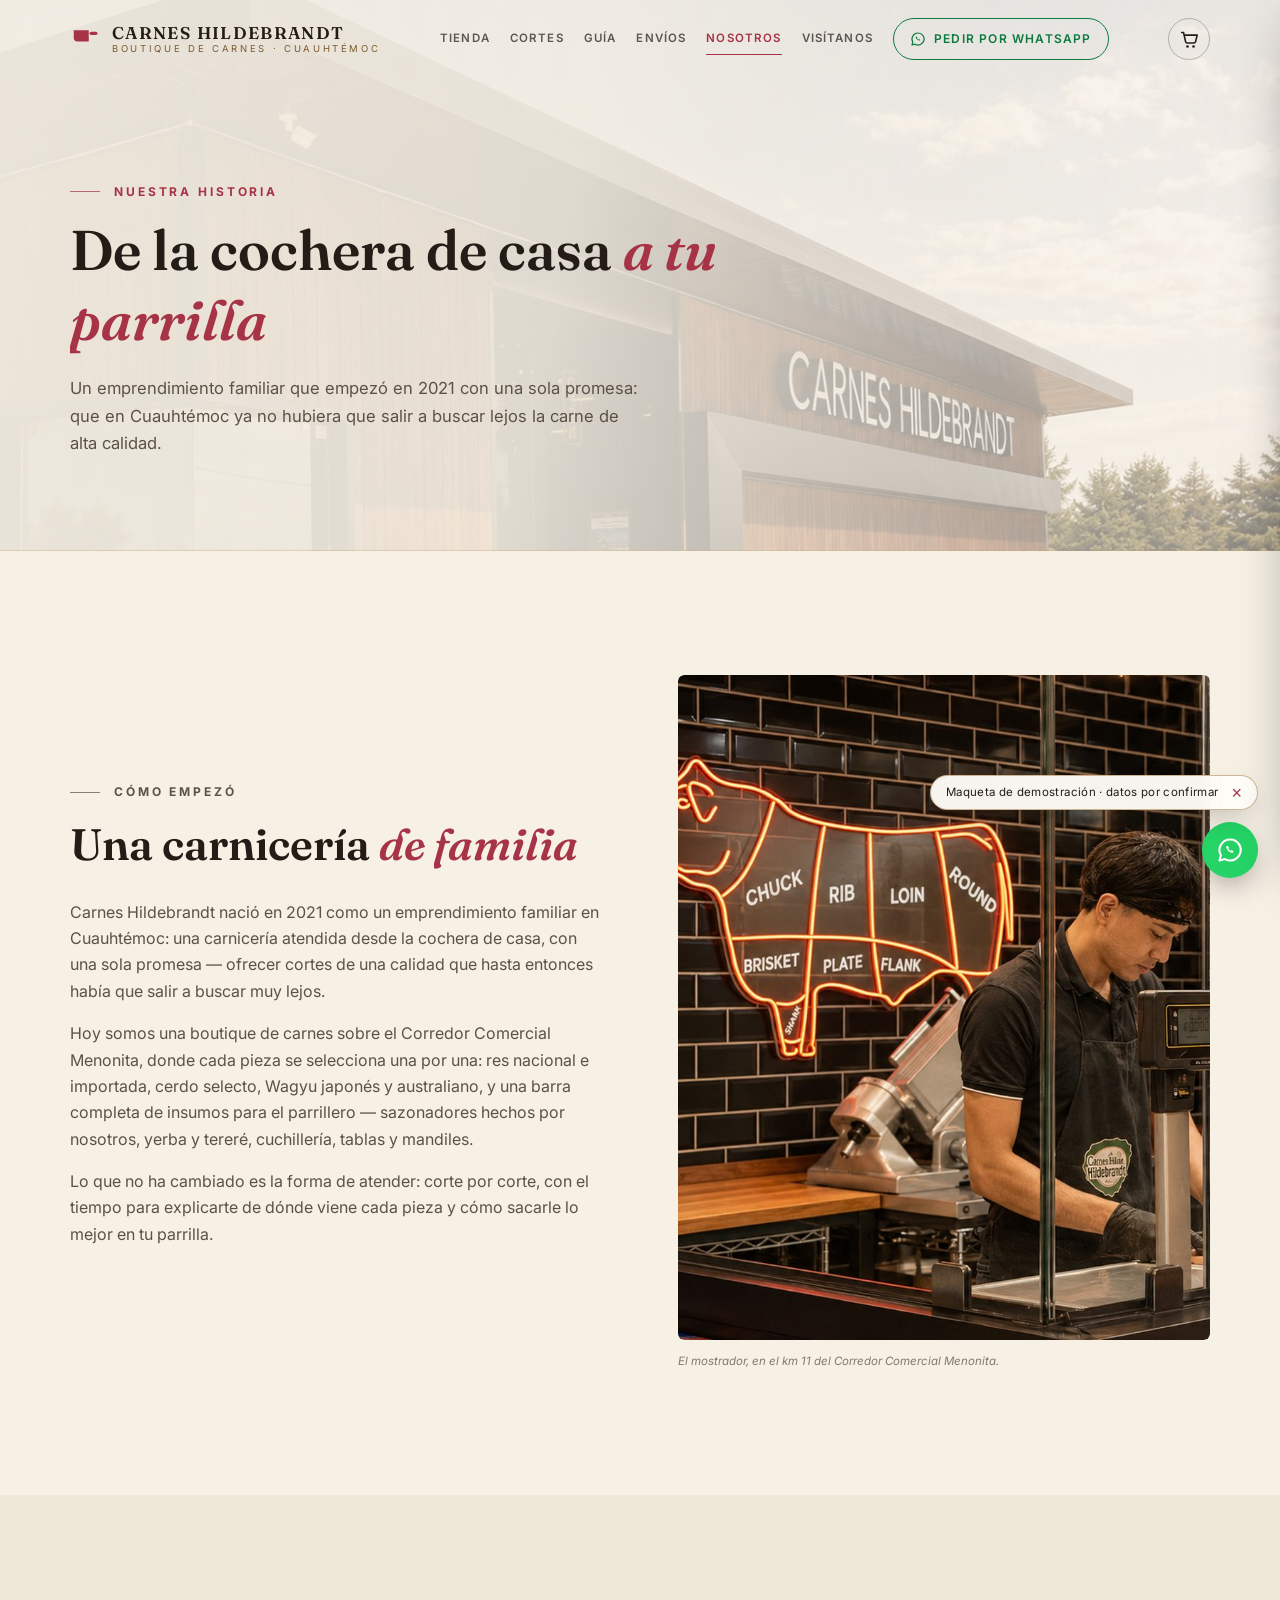
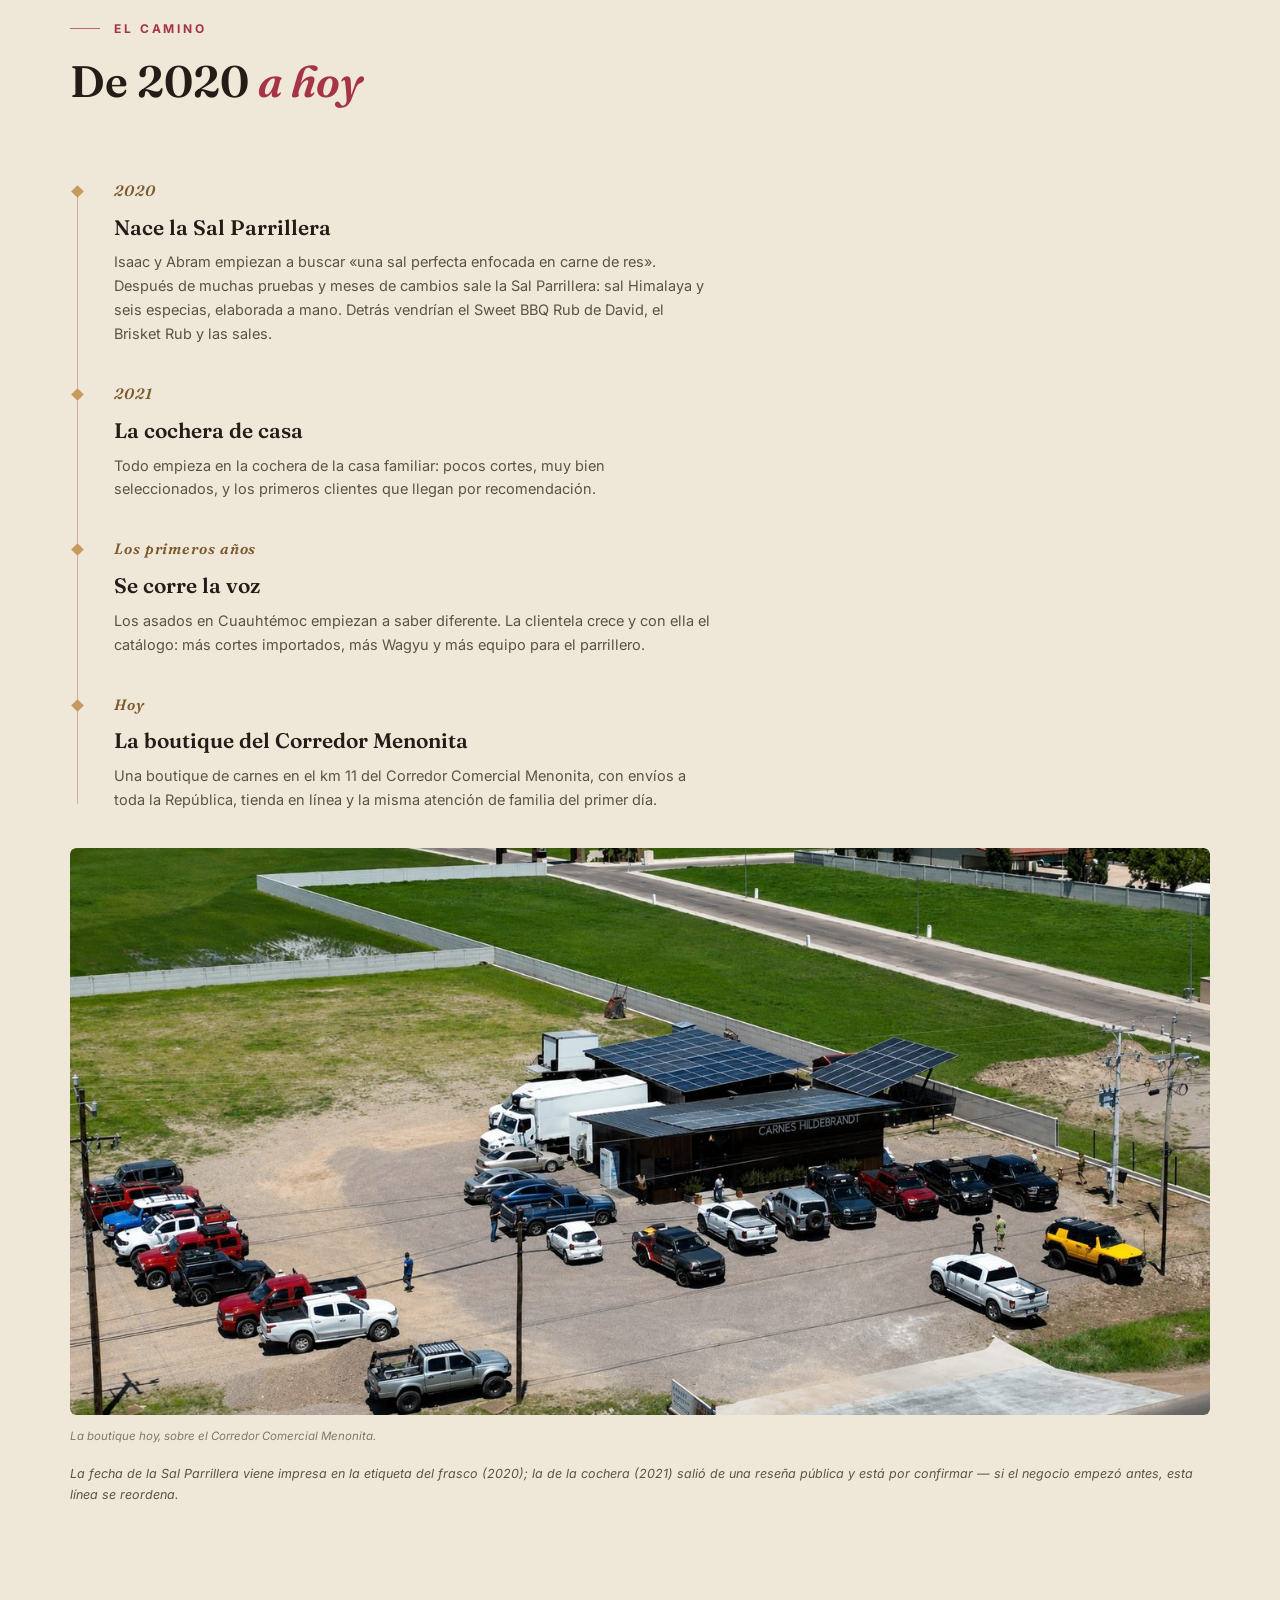
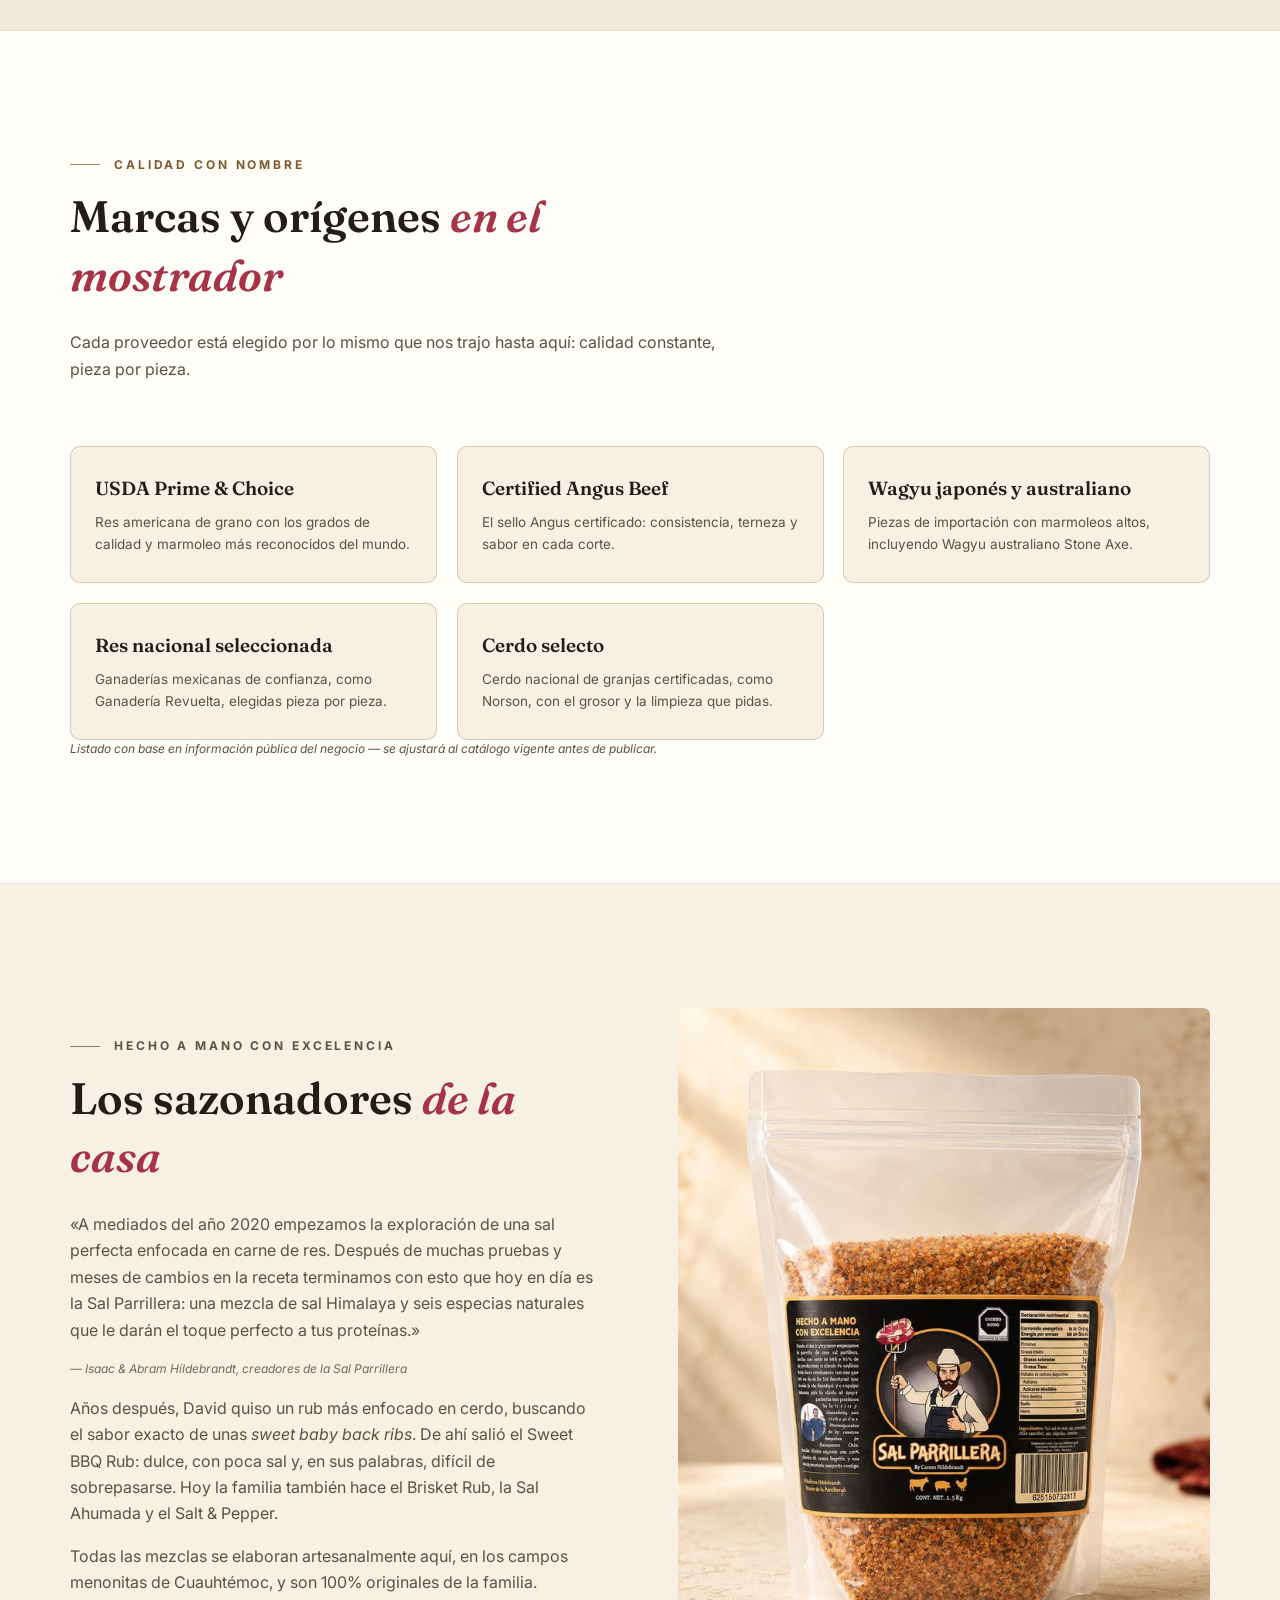
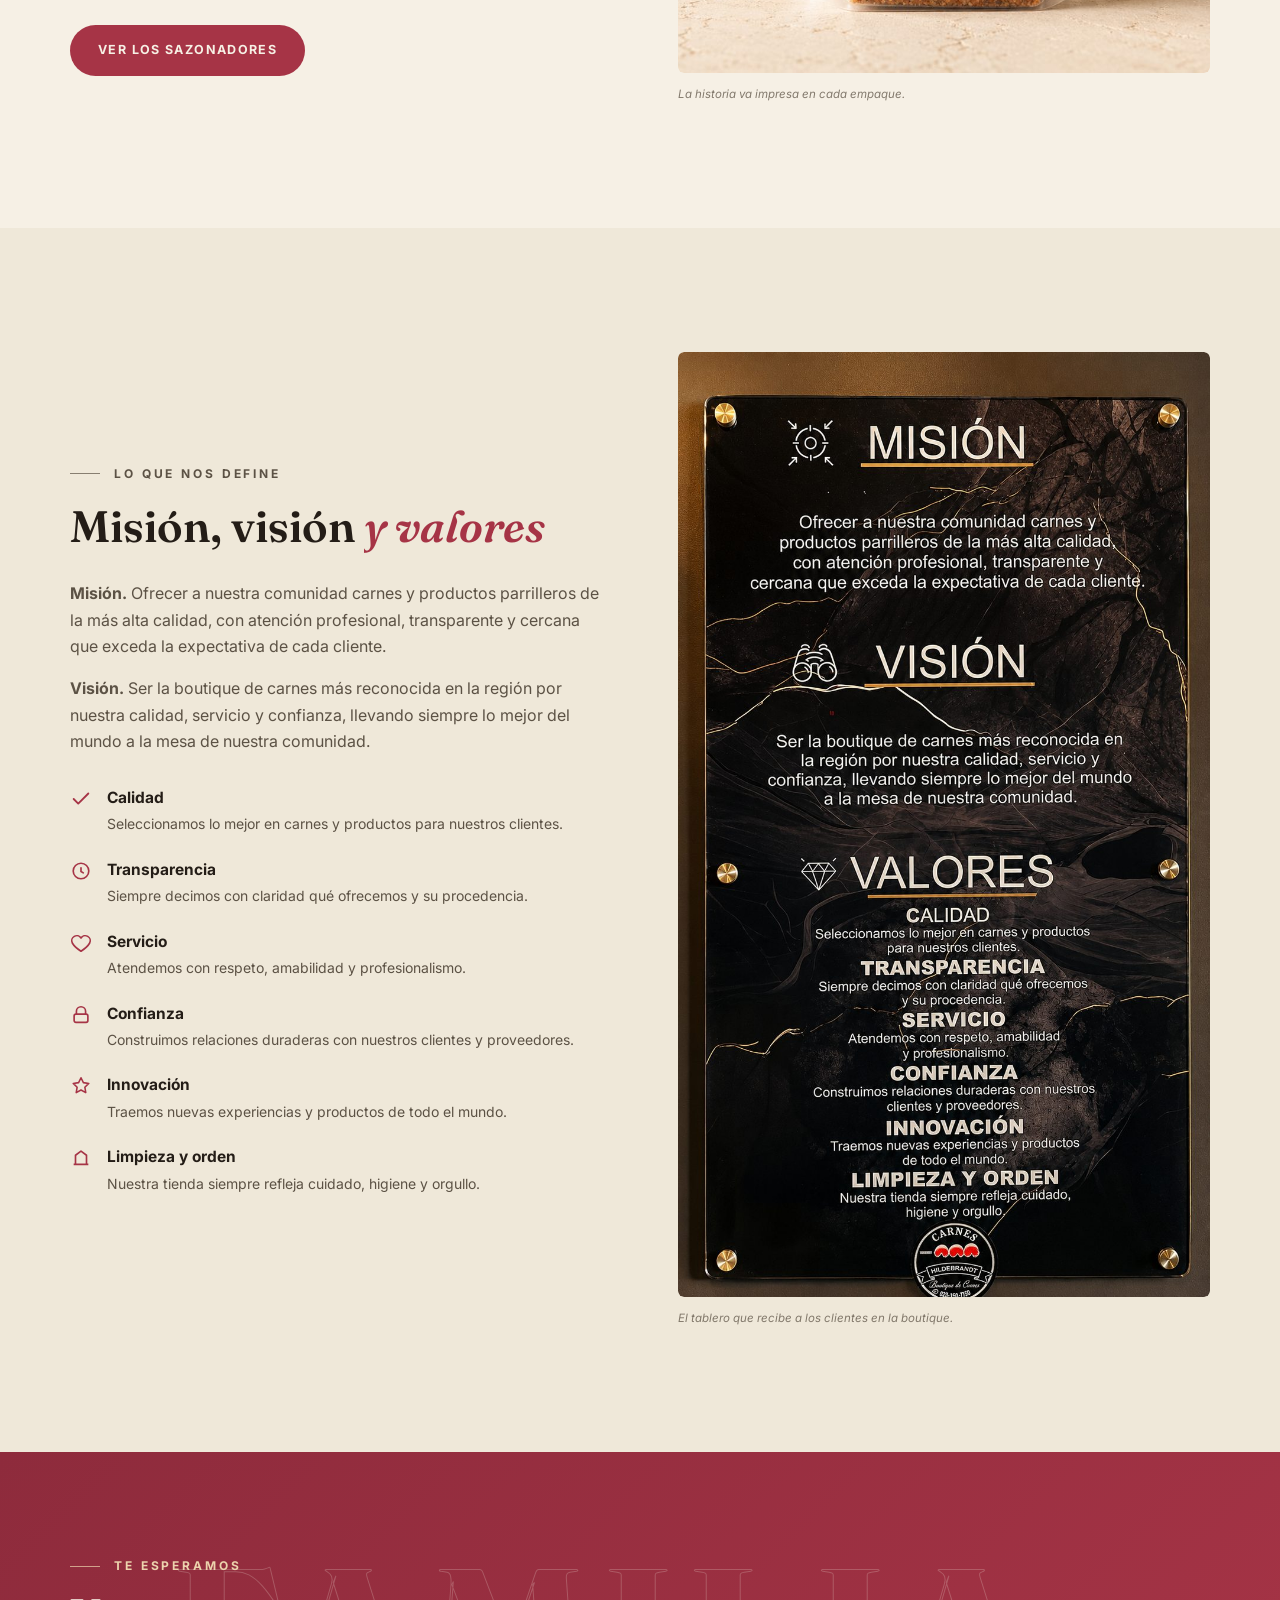
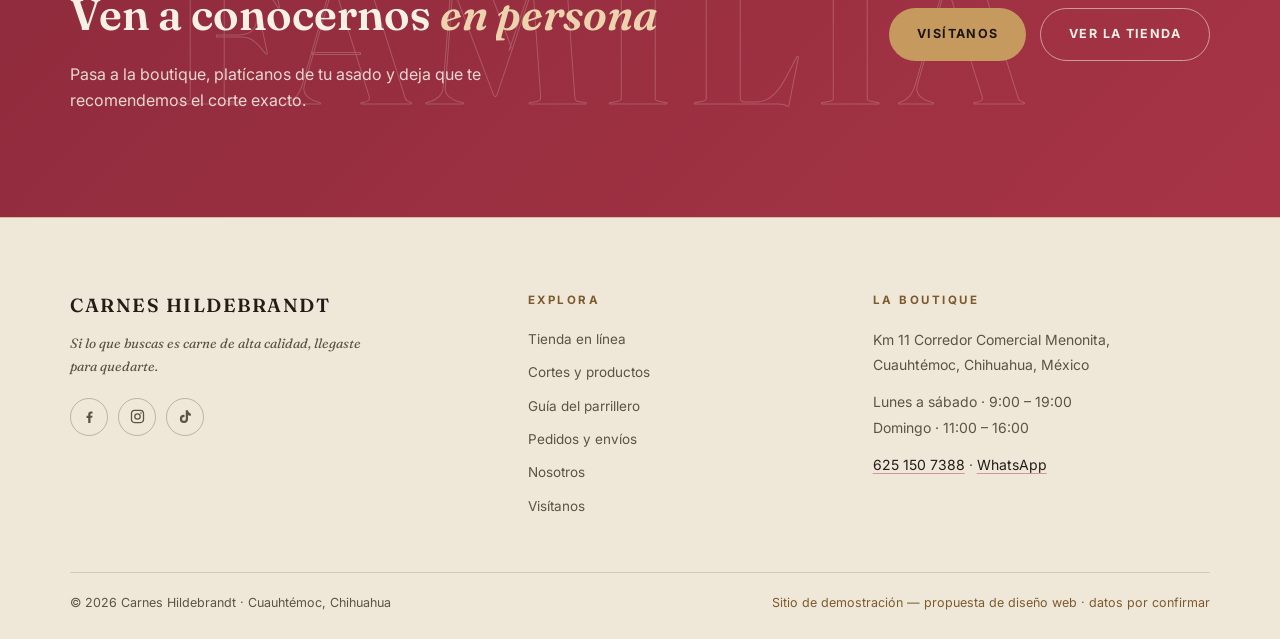
<file: nosotros.html>
<!DOCTYPE html>
<html lang="es-MX">
<head>
  <meta charset="UTF-8">
  <meta name="viewport" content="width=device-width, initial-scale=1.0">
  <title>Nuestra historia — Carnes Hildebrandt · Cuauhtémoc, Chihuahua</title>
  <meta name="description" content="Carnes Hildebrandt nació en 2021 como un emprendimiento familiar en Cuauhtémoc, Chihuahua. Hoy es una boutique de carnes con cortes nacionales e importados, Wagyu y envíos a toda la República.">
  <meta property="og:title" content="Nuestra historia — Carnes Hildebrandt">
  <meta property="og:description" content="De la cochera de casa a tu parrilla: la historia de la boutique de carnes de Cuauhtémoc, Chihuahua.">
  <meta property="og:type" content="website">
  <meta property="og:image" content="https://alejandrothiessen.github.io/carnes-hildebrandt-demo/fotos/local-fachada.jpg">
  <link rel="canonical" href="https://alejandrothiessen.github.io/carnes-hildebrandt-demo/nosotros.html">
  <meta property="og:url" content="https://alejandrothiessen.github.io/carnes-hildebrandt-demo/nosotros.html">
  <meta property="og:site_name" content="Carnes Hildebrandt">
  <meta property="og:locale" content="es_MX">
  <meta name="twitter:card" content="summary_large_image">
  <meta name="twitter:title" content="Nuestra historia — Carnes Hildebrandt">
  <meta name="twitter:image" content="https://alejandrothiessen.github.io/carnes-hildebrandt-demo/fotos/local-fachada.jpg">
  <link rel="icon" href="data:image/svg+xml,%3Csvg xmlns='http://www.w3.org/2000/svg' viewBox='0 0 64 64'%3E%3Crect width='64' height='64' rx='14' fill='%23f6f0e5'/%3E%3Crect x='2' y='2' width='60' height='60' rx='12' fill='none' stroke='%23c69a5e' stroke-width='3'/%3E%3Ctext x='32' y='45' font-family='Georgia,serif' font-size='38' font-weight='bold' fill='%23a63446' text-anchor='middle'%3EH%3C/text%3E%3C/svg%3E">
  <link rel="preconnect" href="https://fonts.googleapis.com">
  <link rel="preconnect" href="https://fonts.gstatic.com" crossorigin>
  <link href="https://fonts.googleapis.com/css2?family=Fraunces:ital,opsz,wght@0,9..144,400;0,9..144,600;0,9..144,700;1,9..144,400;1,9..144,600&family=Inter:wght@400;500;600;700&display=swap" rel="stylesheet">
  <link rel="stylesheet" href="styles.css?v=15">
  <link rel="stylesheet" href="store.css?v=15">
  <link rel="stylesheet" href="fx.css?v=15">
</head>
<body data-page="nosotros">
  <a class="skip-link" href="#contenido">Saltar al contenido</a>

  <!-- ======= HEADER ======= -->
  <header class="site-header" id="inicio">
    <div class="container header-inner">
      <a class="brand" href="index.html" aria-label="Carnes Hildebrandt — inicio">
        <svg class="brand-mark" viewBox="0 0 24 24" aria-hidden="true">
          <path d="M3 5h12v9H6a3 3 0 0 1-3-3V5z"/>
          <circle cx="6.3" cy="7.3" r="1.05"/>
          <rect x="15.6" y="6.1" width="6.4" height="2.7" rx="1.35"/>
        </svg>
        <span class="brand-text">
          <span class="brand-name">Carnes Hildebrandt</span>
          <span class="brand-sub">Boutique de carnes · Cuauhtémoc</span>
        </span>
      </a>

      <nav class="site-nav" id="site-nav" aria-label="Navegación principal">
        <a href="tienda.html">Tienda</a>
        <a href="cortes.html">Cortes</a>
        <a href="guia.html">Guía</a>
        <a href="envios.html">Envíos</a>
        <a href="nosotros.html" aria-current="page">Nosotros</a>
        <a href="contacto.html">Visítanos</a>
        <a class="nav-cta" href="https://wa.me/526251507388?text=Hola%20Carnes%20Hildebrandt%2C%20quiero%20hacer%20un%20pedido" target="_blank" rel="noopener">
          <svg viewBox="0 0 24 24" aria-hidden="true" class="icon"><path d="M12 3a9 9 0 0 0-7.8 13.5L3 21l4.7-1.2A9 9 0 1 0 12 3z" fill="none" stroke="currentColor" stroke-width="1.8" stroke-linejoin="round"/><path d="M8.8 8.4c-.3.9-.1 2.1.9 3.4 1 1.3 2.2 2.2 3.6 2.6.6.2 1.3-.1 1.6-.7l.3-.6-1.9-1-.7.7c-.8-.4-1.5-1-2-1.8l.6-.8-1.2-1.8-.6.2c-.3.1-.5.4-.6.8z" fill="currentColor" stroke="none"/></svg>
          Pedir por WhatsApp
        </a>
      </nav>

      <div class="header-tools">
        <button class="cart-btn" id="cart-btn" aria-label="Abrir carrito de compras">
          <svg viewBox="0 0 24 24" aria-hidden="true"><path d="M3 4h2.2l2.3 10.3A2 2 0 0 0 9.45 16H17a2 2 0 0 0 1.95-1.55L20.8 7H6" fill="none" stroke="currentColor" stroke-width="1.8" stroke-linecap="round" stroke-linejoin="round"/><circle cx="9.7" cy="20" r="1.5" fill="currentColor"/><circle cx="16.6" cy="20" r="1.5" fill="currentColor"/></svg>
          <span class="cart-count" id="cart-count" hidden>0</span>
        </button>
        <button class="nav-toggle" id="nav-toggle" aria-expanded="false" aria-controls="site-nav" aria-label="Abrir menú">
          <span></span><span></span><span></span>
        </button>
      </div>
    </div>
  </header>

  <main id="contenido">
    <!-- ======= ENCABEZADO DE PÁGINA ======= -->
    <section class="page-hero" style="--ph-img: url('fotos/local-entrada-w.jpg')">
      <div class="container">
        <p class="eyebrow reveal">Nuestra historia</p>
        <h1 class="reveal delay-1">De la cochera de casa <em>a tu parrilla</em></h1>
        <p class="page-hero-sub reveal delay-2">
          Un emprendimiento familiar que empezó en 2021 con una sola promesa:
          que en Cuauhtémoc ya no hubiera que salir a buscar lejos la carne de alta calidad.
        </p>
      </div>
    </section>

    <!-- ======= HISTORIA ======= -->
    <section class="section section-cream">
      <div class="container split">
        <div class="split-text reveal">
          <p class="eyebrow">Cómo empezó</p>
          <h2>Una carnicería <em>de familia</em></h2>
          <p>
            Carnes Hildebrandt nació en 2021 como un emprendimiento familiar en Cuauhtémoc:
            una carnicería atendida desde la cochera de casa, con una sola promesa —
            ofrecer cortes de una calidad que hasta entonces había que salir a buscar muy lejos.
          </p>
          <p>
            Hoy somos una boutique de carnes sobre el Corredor Comercial Menonita, donde cada
            pieza se selecciona una por una: res nacional e importada, cerdo selecto, Wagyu
            japonés y australiano, y una barra completa de insumos para el parrillero —
            sazonadores hechos por nosotros, yerba y tereré, cuchillería, tablas y mandiles.
          </p>
          <p>
            Lo que no ha cambiado es la forma de atender: corte por corte, con el tiempo
            para explicarte de dónde viene cada pieza y cómo sacarle lo mejor en tu parrilla.
          </p>
        </div>
        <figure class="split-media keep-order frame reveal delay-1">
          <img src="fotos/local-mostrador-w.jpg" width="1400" height="933" alt="El mostrador de Carnes Hildebrandt, con el letrero de neón de los cortes de res" loading="lazy">
          <figcaption>El mostrador, en el km 11 del Corredor Comercial Menonita.</figcaption>
        </figure>
      </div>
    </section>

    <!-- ======= LÍNEA DE TIEMPO ======= -->
    <section class="section section-bone">
      <div class="container">
        <div class="section-head reveal">
          <p class="eyebrow">El camino</p>
          <h2>De 2020 <em>a hoy</em></h2>
        </div>
        <ol class="timeline">
          <li class="reveal">
            <span class="tl-year">2020</span>
            <h3>Nace la Sal Parrillera</h3>
            <p>Isaac y Abram empiezan a buscar «una sal perfecta enfocada en carne de res». Después de muchas pruebas y meses de cambios sale la Sal Parrillera: sal Himalaya y seis especias, elaborada a mano. Detrás vendrían el Sweet BBQ Rub de David, el Brisket Rub y las sales.</p>
          </li>
          <li class="reveal delay-1">
            <span class="tl-year">2021</span>
            <h3>La cochera de casa</h3>
            <p>Todo empieza en la cochera de la casa familiar: pocos cortes, muy bien seleccionados, y los primeros clientes que llegan por recomendación.</p>
          </li>
          <li class="reveal delay-2">
            <span class="tl-year">Los primeros años</span>
            <h3>Se corre la voz</h3>
            <p>Los asados en Cuauhtémoc empiezan a saber diferente. La clientela crece y con ella el catálogo: más cortes importados, más Wagyu y más equipo para el parrillero.</p>
          </li>
          <li class="reveal">
            <span class="tl-year">Hoy</span>
            <h3>La boutique del Corredor Menonita</h3>
            <p>Una boutique de carnes en el km 11 del Corredor Comercial Menonita, con envíos a toda la República, tienda en línea y la misma atención de familia del primer día.</p>
          </li>
        </ol>
        <figure class="frame frame-gold frame-fit reveal" style="margin: 36px 0 0; --fit-ar: 1400 / 697">
          <img src="fotos/local-aerea-full.jpg" width="1400" height="697" alt="Vista aérea de la boutique de Carnes Hildebrandt con el estacionamiento lleno" loading="lazy">
          <figcaption>La boutique hoy, sobre el Corredor Comercial Menonita.</figcaption>
        </figure>
        <p class="note-muted reveal">La fecha de la Sal Parrillera viene impresa en la etiqueta del frasco (2020); la de la cochera (2021) salió de una reseña pública y está por confirmar — si el negocio empezó antes, esta línea se reordena.</p>
      </div>
    </section>

    <!-- ======= MARCAS Y ORÍGENES ======= -->
    <section class="section section-dark">
      <div class="container">
        <div class="section-head reveal">
          <p class="eyebrow">Calidad con nombre</p>
          <h2 class="on-dark">Marcas y orígenes <em>en el mostrador</em></h2>
          <p class="on-dark-muted">Cada proveedor está elegido por lo mismo que nos trajo hasta aquí: calidad constante, pieza por pieza.</p>
        </div>
        <div class="brands-grid">
          <div class="brand-card reveal">
            <h3>USDA Prime &amp; Choice</h3>
            <p>Res americana de grano con los grados de calidad y marmoleo más reconocidos del mundo.</p>
          </div>
          <div class="brand-card reveal delay-1">
            <h3>Certified Angus Beef</h3>
            <p>El sello Angus certificado: consistencia, terneza y sabor en cada corte.</p>
          </div>
          <div class="brand-card reveal delay-2">
            <h3>Wagyu japonés y australiano</h3>
            <p>Piezas de importación con marmoleos altos, incluyendo Wagyu australiano Stone Axe.</p>
          </div>
          <div class="brand-card reveal">
            <h3>Res nacional seleccionada</h3>
            <p>Ganaderías mexicanas de confianza, como Ganadería Revuelta, elegidas pieza por pieza.</p>
          </div>
          <div class="brand-card reveal delay-1">
            <h3>Cerdo selecto</h3>
            <p>Cerdo nacional de granjas certificadas, como Norson, con el grosor y la limpieza que pidas.</p>
          </div>
        </div>
        <p class="fineprint reveal">Listado con base en información pública del negocio — se ajustará al catálogo vigente antes de publicar.</p>
      </div>
    </section>

    <!-- ======= SAZONADORES DE LA CASA ======= -->
    <!-- Todo lo de esta sección viene de las etiquetas de los frascos -->
    <section class="section section-cream">
      <div class="container split">
        <div class="split-text reveal">
          <p class="eyebrow">Hecho a mano con excelencia</p>
          <h2>Los sazonadores <em>de la casa</em></h2>
          <p>
            «A mediados del año 2020 empezamos la exploración de una sal perfecta enfocada en
            carne de res. Después de muchas pruebas y meses de cambios en la receta terminamos
            con esto que hoy en día es la Sal Parrillera: una mezcla de sal Himalaya y seis
            especias naturales que le darán el toque perfecto a tus proteínas.»
          </p>
          <p class="fineprint">— Isaac &amp; Abram Hildebrandt, creadores de la Sal Parrillera</p>
          <p>
            Años después, David quiso un rub más enfocado en cerdo, buscando el sabor exacto de
            unas <em>sweet baby back ribs</em>. De ahí salió el Sweet BBQ Rub: dulce, con poca sal
            y, en sus palabras, difícil de sobrepasarse. Hoy la familia también hace el Brisket
            Rub, la Sal Ahumada y el Salt &amp; Pepper.
          </p>
          <p>
            Todas las mezclas se elaboran artesanalmente aquí, en los campos menonitas de
            Cuauhtémoc, y son 100% originales de la familia.
          </p>
          <a class="btn btn-solid" href="tienda.html?cat=sazon">Ver los sazonadores</a>
        </div>
        <figure class="split-media frame reveal delay-1">
          <img src="fotos/sal-parrillera-bolsa.jpg" width="860" height="860" alt="Bolsa de recarga de Sal Parrillera con la historia de la mezcla impresa en la etiqueta" loading="lazy">
          <figcaption>La historia va impresa en cada empaque.</figcaption>
        </figure>
      </div>
    </section>

    <!-- ======= MISIÓN, VISIÓN Y VALORES ======= -->
    <!-- Copiados del tablero que está montado en la tienda -->
    <section class="section section-bone">
      <div class="container split">
        <div class="split-text reveal">
          <p class="eyebrow">Lo que nos define</p>
          <h2>Misión, visión <em>y valores</em></h2>
          <p>
            <strong>Misión.</strong> Ofrecer a nuestra comunidad carnes y productos parrilleros de
            la más alta calidad, con atención profesional, transparente y cercana que exceda la
            expectativa de cada cliente.
          </p>
          <p>
            <strong>Visión.</strong> Ser la boutique de carnes más reconocida en la región por
            nuestra calidad, servicio y confianza, llevando siempre lo mejor del mundo a la mesa
            de nuestra comunidad.
          </p>
          <ul class="feature-list">
            <li>
              <svg class="icon" viewBox="0 0 24 24" aria-hidden="true"><path d="M20 6L9 17l-5-5" fill="none" stroke="currentColor" stroke-width="2" stroke-linecap="round" stroke-linejoin="round"/></svg>
              <div><strong>Calidad</strong><span>Seleccionamos lo mejor en carnes y productos para nuestros clientes.</span></div>
            </li>
            <li>
              <svg class="icon" viewBox="0 0 24 24" aria-hidden="true"><circle cx="12" cy="12" r="8.5" fill="none" stroke="currentColor" stroke-width="1.8"/><path d="M12 8.5v4l2.5 1.6" fill="none" stroke="currentColor" stroke-width="1.8" stroke-linecap="round"/></svg>
              <div><strong>Transparencia</strong><span>Siempre decimos con claridad qué ofrecemos y su procedencia.</span></div>
            </li>
            <li>
              <svg class="icon" viewBox="0 0 24 24" aria-hidden="true"><path d="M12 21s-7-4.6-9.5-9A5.5 5.5 0 0 1 12 6.5 5.5 5.5 0 0 1 21.5 12c-2.5 4.4-9.5 9-9.5 9z" fill="none" stroke="currentColor" stroke-width="1.8" stroke-linejoin="round"/></svg>
              <div><strong>Servicio</strong><span>Atendemos con respeto, amabilidad y profesionalismo.</span></div>
            </li>
            <li>
              <svg class="icon" viewBox="0 0 24 24" aria-hidden="true"><path d="M7 11V8a5 5 0 0 1 10 0v3" fill="none" stroke="currentColor" stroke-width="1.8"/><rect x="4.5" y="11" width="15" height="9" rx="2" fill="none" stroke="currentColor" stroke-width="1.8"/></svg>
              <div><strong>Confianza</strong><span>Construimos relaciones duraderas con nuestros clientes y proveedores.</span></div>
            </li>
            <li>
              <svg class="icon" viewBox="0 0 24 24" aria-hidden="true"><path d="M12 3l2.6 5.3 5.9.9-4.3 4.1 1 5.9L12 16.4l-5.2 2.8 1-5.9-4.3-4.1 5.9-.9z" fill="none" stroke="currentColor" stroke-width="1.7" stroke-linejoin="round"/></svg>
              <div><strong>Innovación</strong><span>Traemos nuevas experiencias y productos de todo el mundo.</span></div>
            </li>
            <li>
              <svg class="icon" viewBox="0 0 24 24" aria-hidden="true"><path d="M4 19h16M6 19V9l6-4.5L18 9v10" fill="none" stroke="currentColor" stroke-width="1.8" stroke-linejoin="round"/></svg>
              <div><strong>Limpieza y orden</strong><span>Nuestra tienda siempre refleja cuidado, higiene y orgullo.</span></div>
            </li>
          </ul>
        </div>
        <figure class="split-media frame frame-fit reveal delay-1" style="--fit-ar: 900 / 1599">
          <img src="fotos/local-valores-full.jpg" width="900" height="1599" alt="Tablero de misión, visión y valores montado en la tienda" loading="lazy">
          <figcaption>El tablero que recibe a los clientes en la boutique.</figcaption>
        </figure>
      </div>
    </section>

    <!-- ======= BANDA CTA ======= -->
    <section class="cta-band">
      <span class="cta-band-word" aria-hidden="true">FAMILIA</span>
      <div class="container cta-band-inner">
        <div class="reveal">
          <p class="eyebrow">Te esperamos</p>
          <h2 class="on-dark">Ven a conocernos <em>en persona</em></h2>
          <p class="on-dark-muted">Pasa a la boutique, platícanos de tu asado y deja que te recomendemos el corte exacto.</p>
        </div>
        <div class="cta-band-actions reveal delay-1">
          <a class="btn btn-gold" href="contacto.html">Visítanos</a>
          <a class="btn btn-ghost" href="tienda.html">Ver la tienda</a>
        </div>
      </div>
    </section>
  </main>

  <!-- ======= FOOTER ======= -->
  <footer class="site-footer">
    <div class="container">
      <div class="footer-grid">
        <div class="footer-brand">
          <span class="brand-name">Carnes Hildebrandt</span>
          <span class="footer-tagline">Si lo que buscas es carne de alta calidad, llegaste para quedarte.</span>
          <div class="footer-social">
            <a href="https://www.facebook.com/CarnesHildebrandt/" target="_blank" rel="noopener" aria-label="Facebook">
              <svg viewBox="0 0 24 24" aria-hidden="true"><path d="M13.4 21v-7.2h2.4l.4-2.8h-2.8V9.2c0-.8.3-1.4 1.5-1.4h1.4V5.3c-.6-.1-1.4-.2-2.2-.2-2.3 0-3.9 1.4-3.9 4v1.9H7.9V14h2.3v7z" fill="currentColor"/></svg>
            </a>
            <a href="https://www.instagram.com/carneshildebrandt/" target="_blank" rel="noopener" aria-label="Instagram">
              <svg viewBox="0 0 24 24" aria-hidden="true"><rect x="3.5" y="3.5" width="17" height="17" rx="4.5" fill="none" stroke="currentColor" stroke-width="1.8"/><circle cx="12" cy="12" r="3.8" fill="none" stroke="currentColor" stroke-width="1.8"/><circle cx="16.9" cy="7.1" r="1.15" fill="currentColor"/></svg>
            </a>
            <a href="https://www.tiktok.com/@carneshildebrandt" target="_blank" rel="noopener" aria-label="TikTok">
              <svg viewBox="0 0 24 24" aria-hidden="true"><path d="M16.6 5.8A4.3 4.3 0 0 1 15.5 3h-3.1v12.4a2.6 2.6 0 1 1-2.6-2.6c.3 0 .5 0 .8.1V9.7a5.9 5.9 0 0 0-.8-.05 5.75 5.75 0 1 0 5.75 5.75V9.9a7.3 7.3 0 0 0 4 1.2V8a4.3 4.3 0 0 1-2.95-2.2z" fill="currentColor"/></svg>
            </a>
          </div>
        </div>
        <nav class="footer-col" aria-label="Mapa del sitio">
          <h4>Explora</h4>
          <div class="footer-links">
            <a href="tienda.html">Tienda en línea</a>
            <a href="cortes.html">Cortes y productos</a>
            <a href="guia.html">Guía del parrillero</a>
            <a href="envios.html">Pedidos y envíos</a>
            <a href="nosotros.html">Nosotros</a>
            <a href="contacto.html">Visítanos</a>
          </div>
        </nav>
        <div class="footer-col">
          <h4>La boutique</h4>
          <p>Km 11 Corredor Comercial Menonita,<br>Cuauhtémoc, Chihuahua, México</p>
          <p>Lunes a sábado · 9:00 – 19:00<br>Domingo · 11:00 – 16:00</p>
          <p><a href="tel:+526251507388">625 150 7388</a> · <a href="https://wa.me/526251507388" target="_blank" rel="noopener">WhatsApp</a></p>
        </div>
      </div>
      <div class="footer-bottom">
        <span>© <span id="year">2026</span> Carnes Hildebrandt · Cuauhtémoc, Chihuahua</span>
        <span class="footer-demo">Sitio de demostración — propuesta de diseño web · datos por confirmar</span>
      </div>
    </div>
  </footer>

  <!-- ======= CARRITO ======= -->
  <div class="cart-overlay" id="cart-overlay"></div>
  <aside class="cart-drawer" id="cart-drawer" role="dialog" aria-modal="true" aria-labelledby="cart-title">
    <header class="cart-head">
      <h3 id="cart-title">Tu pedido</h3>
      <button class="cart-close" id="cart-close" aria-label="Cerrar carrito">×</button>
    </header>
    <div class="cart-body">
      <div class="cart-empty" id="cart-empty">
        <svg viewBox="0 0 24 24" aria-hidden="true"><path d="M3 4h2.2l2.3 10.3A2 2 0 0 0 9.45 16H17a2 2 0 0 0 1.95-1.55L20.8 7H6" fill="none" stroke="currentColor" stroke-width="1.6" stroke-linecap="round" stroke-linejoin="round"/><circle cx="9.7" cy="20" r="1.5" fill="currentColor"/><circle cx="16.6" cy="20" r="1.5" fill="currentColor"/></svg>
        <p>Tu carrito está vacío.</p>
        <a href="tienda.html" id="cart-empty-link">Explorar la tienda</a>
      </div>
      <ul class="cart-items" id="cart-items"></ul>
    </div>
    <footer class="cart-foot" id="cart-foot">
      <div class="cart-delivery" role="radiogroup" aria-label="Tipo de entrega">
        <label><input type="radio" name="delivery" value="pickup" checked><span>Recoger en tienda</span></label>
        <label><input type="radio" name="delivery" value="delivery"><span>Envío a domicilio</span></label>
      </div>
      <div class="cart-total"><span>Subtotal estimado</span><strong id="cart-subtotal">$0</strong></div>
      <p class="cart-fine">El total final se confirma por WhatsApp al pesar tus cortes. Precios de demostración.</p>
      <button class="btn btn-solid cart-submit" id="cart-submit" disabled>
        <svg viewBox="0 0 24 24" aria-hidden="true" class="icon"><path d="M12 3a9 9 0 0 0-7.8 13.5L3 21l4.7-1.2A9 9 0 1 0 12 3z" fill="none" stroke="currentColor" stroke-width="1.8" stroke-linejoin="round"/><path d="M8.8 8.4c-.3.9-.1 2.1.9 3.4 1 1.3 2.2 2.2 3.6 2.6.6.2 1.3-.1 1.6-.7l.3-.6-1.9-1-.7.7c-.8-.4-1.5-1-2-1.8l.6-.8-1.2-1.8-.6.2c-.3.1-.5.4-.6.8z" fill="currentColor" stroke="none"/></svg>
        Enviar pedido por WhatsApp
      </button>
    </footer>
  </aside>

  <!-- ======= FLOTANTES ======= -->
  <a class="wa-float" href="https://wa.me/526251507388?text=Hola%20Carnes%20Hildebrandt%2C%20quiero%20hacer%20un%20pedido" target="_blank" rel="noopener" aria-label="Enviar mensaje por WhatsApp">
    <svg viewBox="0 0 24 24" aria-hidden="true"><path d="M12 3a9 9 0 0 0-7.8 13.5L3 21l4.7-1.2A9 9 0 1 0 12 3z" fill="none" stroke="currentColor" stroke-width="1.8" stroke-linejoin="round"/><path d="M8.8 8.4c-.3.9-.1 2.1.9 3.4 1 1.3 2.2 2.2 3.6 2.6.6.2 1.3-.1 1.6-.7l.3-.6-1.9-1-.7.7c-.8-.4-1.5-1-2-1.8l.6-.8-1.2-1.8-.6.2c-.3.1-.5.4-.6.8z" fill="currentColor" stroke="none"/></svg>
  </a>

  <div class="demo-ribbon" id="demo-ribbon" role="note">
    <span>Maqueta de demostración · datos por confirmar</span>
    <button id="demo-ribbon-close" aria-label="Cerrar aviso">×</button>
  </div>

  <script src="main.js?v=15"></script>
  <script src="store.js?v=15"></script>
  <script src="fx.js?v=15"></script>
</body>
</html>
</file>
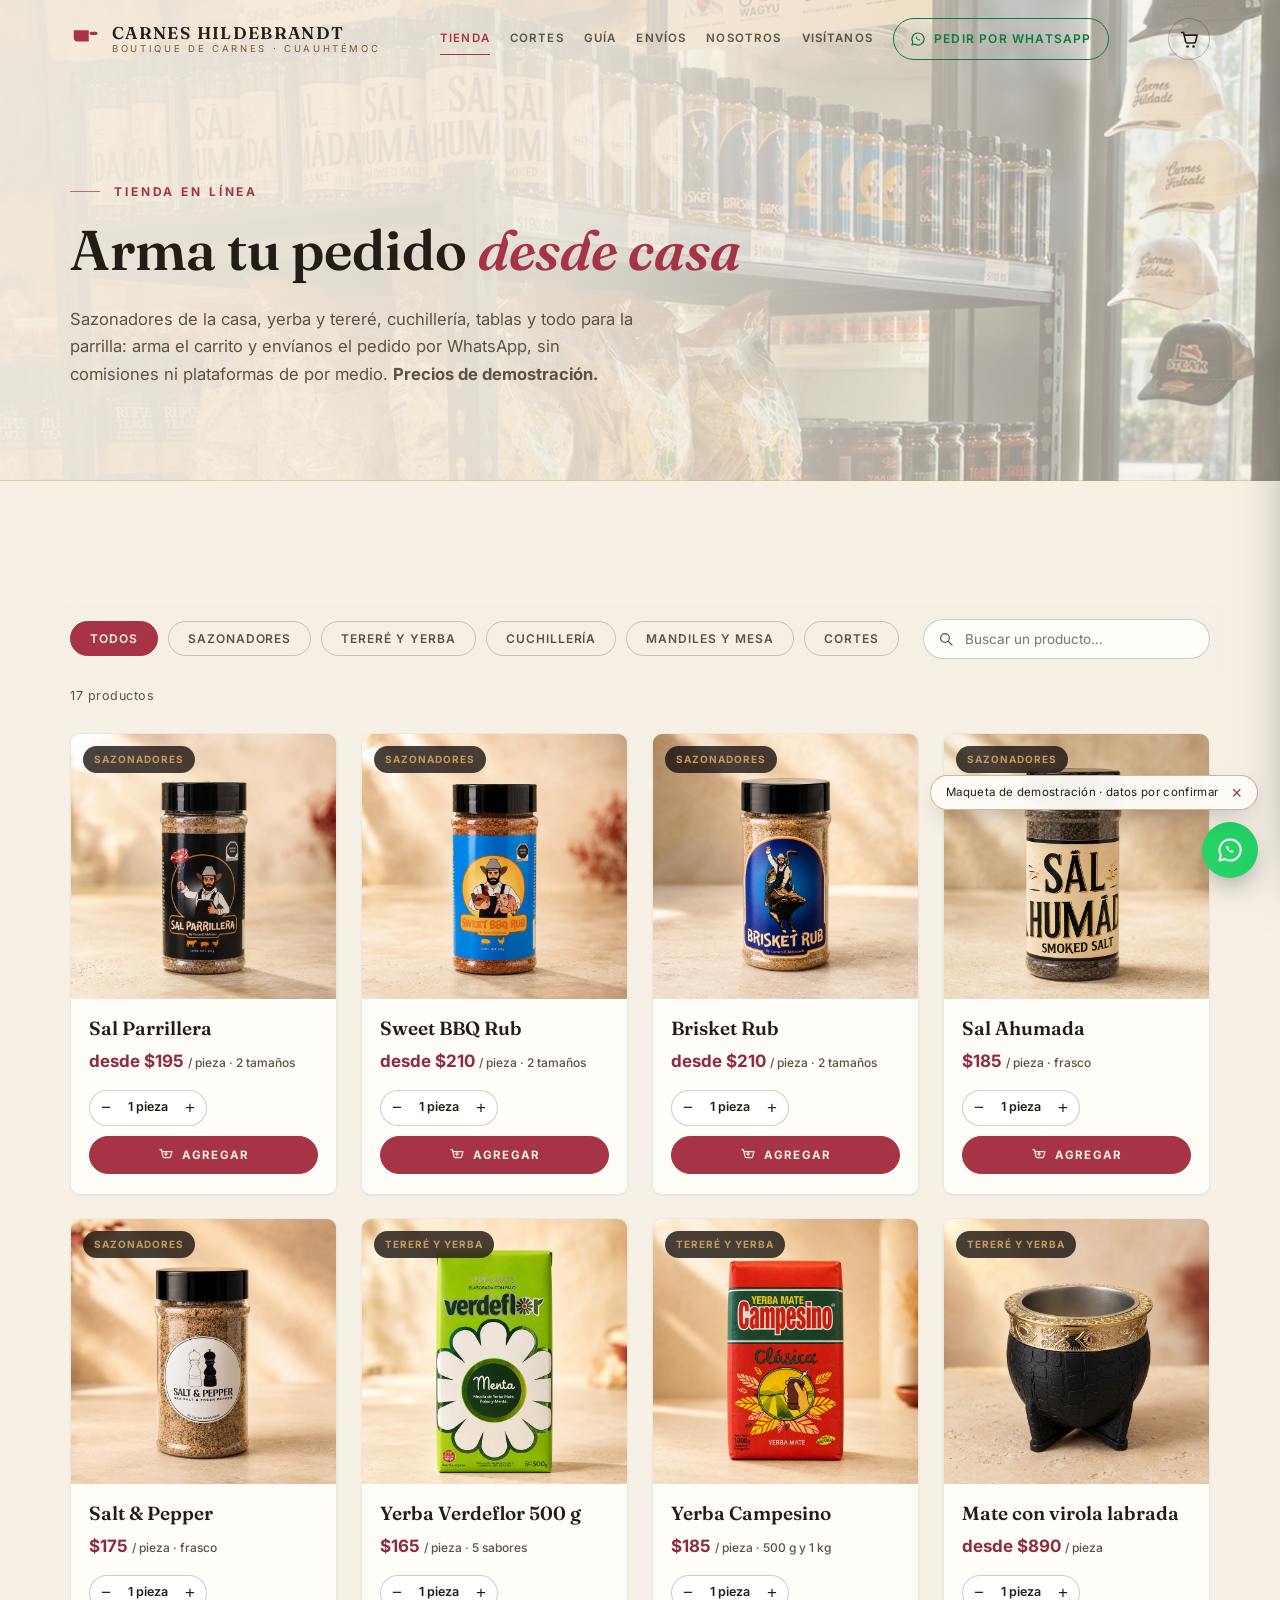
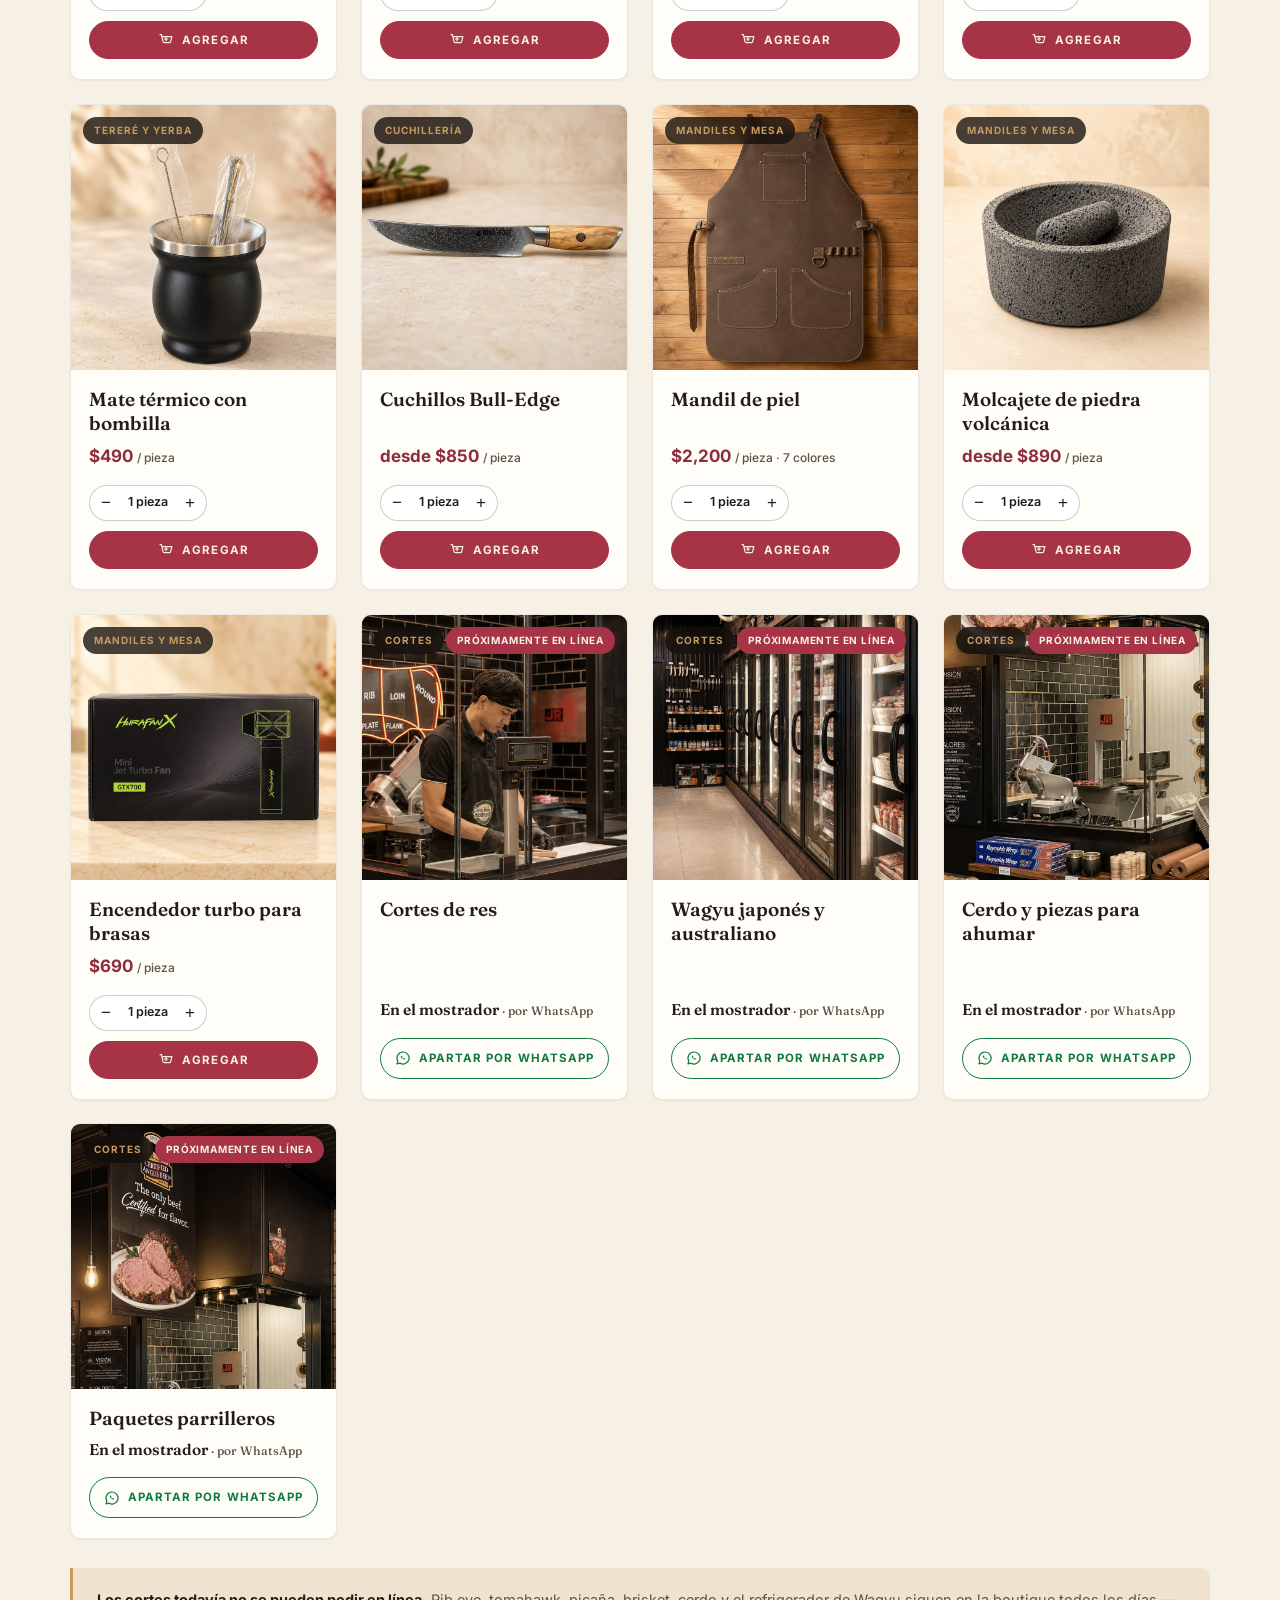
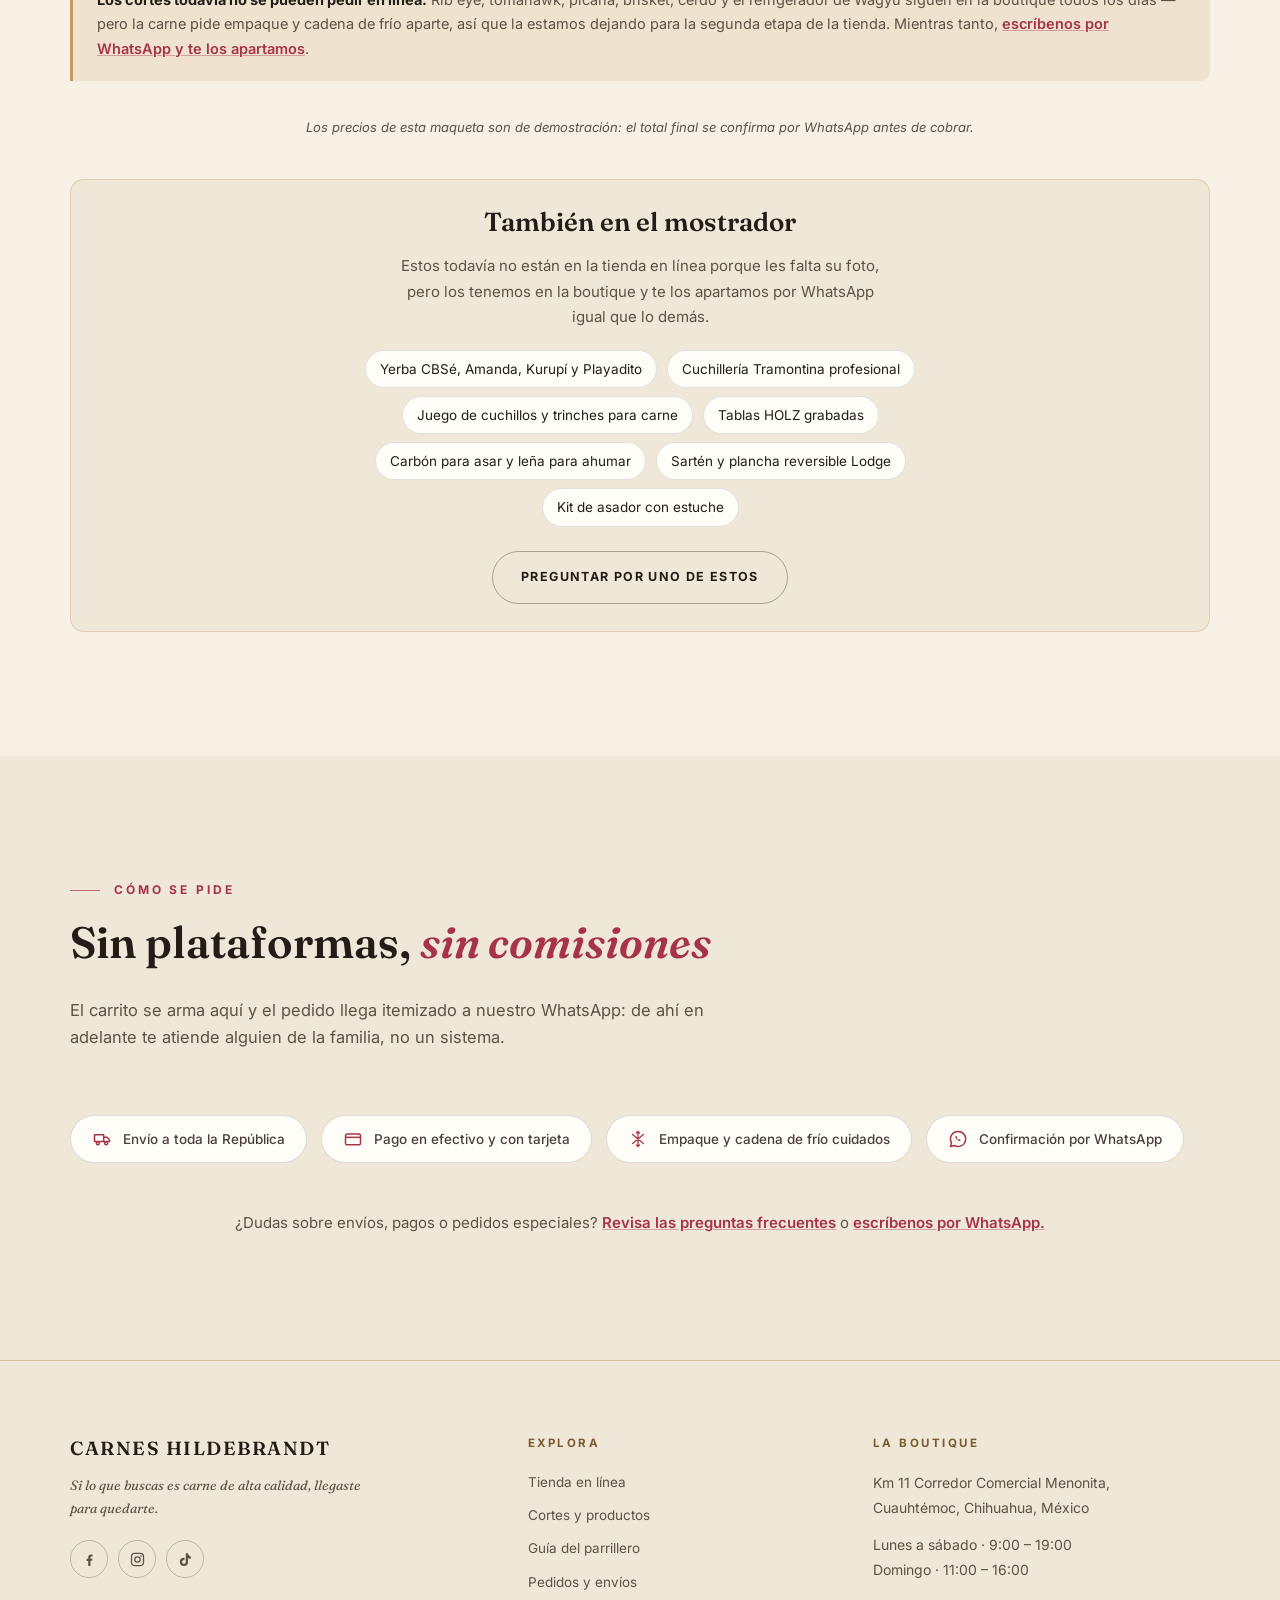
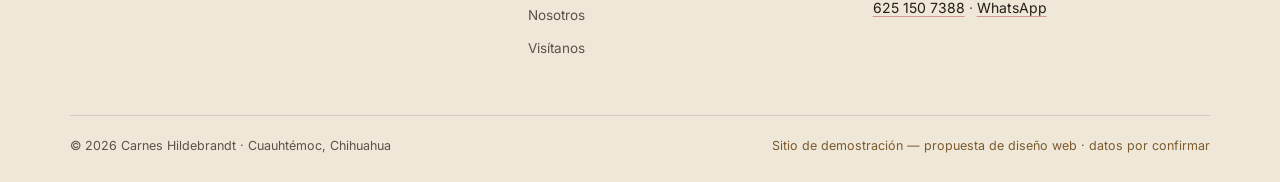
<file: tienda.html>
<!DOCTYPE html>
<html lang="es-MX">
<head>
  <meta charset="UTF-8">
  <meta name="viewport" content="width=device-width, initial-scale=1.0">
  <title>Tienda en línea — Carnes Hildebrandt · Cuauhtémoc, Chihuahua</title>
  <meta name="description" content="Arma tu pedido desde casa: sazonadores de la casa, yerba mate y tereré, cuchillería, tablas y todo para la parrilla. Carrito en línea y pedido por WhatsApp, con envíos a toda la República.">
  <meta property="og:title" content="Tienda en línea — Carnes Hildebrandt">
  <meta property="og:description" content="Sazonadores, yerba y tereré, cuchillería, tablas y parrilla. Arma el carrito y envíanos el pedido por WhatsApp — sin comisiones ni plataformas de por medio.">
  <meta property="og:type" content="website">
  <meta property="og:image" content="https://alejandrothiessen.github.io/carnes-hildebrandt-demo/fotos/local-yerba-w.jpg">
  <link rel="canonical" href="https://alejandrothiessen.github.io/carnes-hildebrandt-demo/tienda.html">
  <meta property="og:url" content="https://alejandrothiessen.github.io/carnes-hildebrandt-demo/tienda.html">
  <meta property="og:site_name" content="Carnes Hildebrandt">
  <meta property="og:locale" content="es_MX">
  <meta name="twitter:card" content="summary_large_image">
  <meta name="twitter:title" content="Tienda en línea — Carnes Hildebrandt">
  <meta name="twitter:image" content="https://alejandrothiessen.github.io/carnes-hildebrandt-demo/fotos/local-yerba-w.jpg">
  <link rel="icon" href="data:image/svg+xml,%3Csvg xmlns='http://www.w3.org/2000/svg' viewBox='0 0 64 64'%3E%3Crect width='64' height='64' rx='14' fill='%23f6f0e5'/%3E%3Crect x='2' y='2' width='60' height='60' rx='12' fill='none' stroke='%23c69a5e' stroke-width='3'/%3E%3Ctext x='32' y='45' font-family='Georgia,serif' font-size='38' font-weight='bold' fill='%23a63446' text-anchor='middle'%3EH%3C/text%3E%3C/svg%3E">
  <link rel="preconnect" href="https://fonts.googleapis.com">
  <link rel="preconnect" href="https://fonts.gstatic.com" crossorigin>
  <link href="https://fonts.googleapis.com/css2?family=Fraunces:ital,opsz,wght@0,9..144,400;0,9..144,600;0,9..144,700;1,9..144,400;1,9..144,600&family=Inter:wght@400;500;600;700&display=swap" rel="stylesheet">
  <link rel="stylesheet" href="styles.css?v=15">
  <link rel="stylesheet" href="store.css?v=15">
  <link rel="stylesheet" href="fx.css?v=15">
</head>
<body data-page="tienda">
  <a class="skip-link" href="#contenido">Saltar al contenido</a>

  <!-- ======= HEADER ======= -->
  <header class="site-header" id="inicio">
    <div class="container header-inner">
      <a class="brand" href="index.html" aria-label="Carnes Hildebrandt — inicio">
        <svg class="brand-mark" viewBox="0 0 24 24" aria-hidden="true">
          <path d="M3 5h12v9H6a3 3 0 0 1-3-3V5z"/>
          <circle cx="6.3" cy="7.3" r="1.05"/>
          <rect x="15.6" y="6.1" width="6.4" height="2.7" rx="1.35"/>
        </svg>
        <span class="brand-text">
          <span class="brand-name">Carnes Hildebrandt</span>
          <span class="brand-sub">Boutique de carnes · Cuauhtémoc</span>
        </span>
      </a>

      <nav class="site-nav" id="site-nav" aria-label="Navegación principal">
        <a href="tienda.html" aria-current="page">Tienda</a>
        <a href="cortes.html">Cortes</a>
        <a href="guia.html">Guía</a>
        <a href="envios.html">Envíos</a>
        <a href="nosotros.html">Nosotros</a>
        <a href="contacto.html">Visítanos</a>
        <a class="nav-cta" href="https://wa.me/526251507388?text=Hola%20Carnes%20Hildebrandt%2C%20quiero%20hacer%20un%20pedido" target="_blank" rel="noopener">
          <svg viewBox="0 0 24 24" aria-hidden="true" class="icon"><path d="M12 3a9 9 0 0 0-7.8 13.5L3 21l4.7-1.2A9 9 0 1 0 12 3z" fill="none" stroke="currentColor" stroke-width="1.8" stroke-linejoin="round"/><path d="M8.8 8.4c-.3.9-.1 2.1.9 3.4 1 1.3 2.2 2.2 3.6 2.6.6.2 1.3-.1 1.6-.7l.3-.6-1.9-1-.7.7c-.8-.4-1.5-1-2-1.8l.6-.8-1.2-1.8-.6.2c-.3.1-.5.4-.6.8z" fill="currentColor" stroke="none"/></svg>
          Pedir por WhatsApp
        </a>
      </nav>

      <div class="header-tools">
        <button class="cart-btn" id="cart-btn" aria-label="Abrir carrito de compras">
          <svg viewBox="0 0 24 24" aria-hidden="true"><path d="M3 4h2.2l2.3 10.3A2 2 0 0 0 9.45 16H17a2 2 0 0 0 1.95-1.55L20.8 7H6" fill="none" stroke="currentColor" stroke-width="1.8" stroke-linecap="round" stroke-linejoin="round"/><circle cx="9.7" cy="20" r="1.5" fill="currentColor"/><circle cx="16.6" cy="20" r="1.5" fill="currentColor"/></svg>
          <span class="cart-count" id="cart-count" hidden>0</span>
        </button>
        <button class="nav-toggle" id="nav-toggle" aria-expanded="false" aria-controls="site-nav" aria-label="Abrir menú">
          <span></span><span></span><span></span>
        </button>
      </div>
    </div>
  </header>

  <main id="contenido">
    <!-- ======= ENCABEZADO DE PÁGINA ======= -->
    <section class="page-hero" style="--ph-img: url('fotos/local-sazon-w.jpg')">
      <div class="container">
        <p class="eyebrow reveal">Tienda en línea</p>
        <h1 class="reveal delay-1">Arma tu pedido <em>desde casa</em></h1>
        <p class="page-hero-sub reveal delay-2">
          Sazonadores de la casa, yerba y tereré, cuchillería, tablas y todo para la parrilla:
          arma el carrito y envíanos el pedido por WhatsApp, sin comisiones ni plataformas de
          por medio. <strong>Precios de demostración.</strong>
        </p>
      </div>
    </section>

    <!-- ======= TIENDA ======= -->
    <section class="section section-cream" id="tienda">
      <div class="container">
        <!-- En celular la barra se pliega sola al bajar y el botón de
             arriba la vuelve a abrir; en escritorio el botón no se ve
             y la barra se comporta como siempre. Lo maneja store.js. -->
        <div class="store-toolbar reveal" id="store-toolbar">
          <button type="button" class="store-toolbar-toggle" id="store-toolbar-toggle"
                  aria-expanded="true" aria-controls="store-toolbar-body">
            <svg class="icon stt-icon" viewBox="0 0 24 24" aria-hidden="true"><path d="M4 6h16M7 12h10M10 18h4" stroke="currentColor" stroke-width="1.8" stroke-linecap="round"/></svg>
            <span class="stt-label" id="store-toolbar-label">Todos los productos</span>
            <svg class="icon stt-caret" viewBox="0 0 24 24" aria-hidden="true"><path d="M6 9l6 6 6-6" fill="none" stroke="currentColor" stroke-width="2" stroke-linecap="round" stroke-linejoin="round"/></svg>
          </button>
          <div class="store-toolbar-body" id="store-toolbar-body">
            <div class="store-filters" id="store-filters" role="group" aria-label="Filtrar productos por categoría"></div>
            <label class="store-search">
              <svg class="icon" viewBox="0 0 24 24" aria-hidden="true"><circle cx="10.5" cy="10.5" r="6.5" fill="none" stroke="currentColor" stroke-width="1.8"/><path d="M15.5 15.5L21 21" stroke="currentColor" stroke-width="1.8" stroke-linecap="round"/></svg>
              <input type="search" id="store-search" placeholder="Buscar un producto…" aria-label="Buscar producto por nombre" autocomplete="off">
            </label>
          </div>
        </div>
        <p class="store-count" id="store-count" aria-live="polite"></p>
        <div class="store-grid" id="store-grid"></div>
        <div class="store-empty" id="store-empty" hidden>
          <p><strong>No encontramos ese producto en la tienda en línea.</strong></p>
          <p>Pero el mostrador siempre da más de sí — <a href="https://wa.me/526251507388?text=Hola%2C%20busco%20un%20producto%20en%20especial" target="_blank" rel="noopener">pregúntanos por WhatsApp y lo conseguimos por ti</a>.</p>
          <p><a href="#tienda" id="store-reset">Ver todos los productos</a></p>
        </div>
        <div class="store-soon" id="store-soon" hidden>
          <p><strong>Los cortes todavía no se pueden pedir en línea.</strong> Rib eye, tomahawk, picaña,
          brisket, cerdo y el refrigerador de Wagyu siguen en la boutique todos los días — pero la carne
          pide empaque y cadena de frío aparte, así que la estamos dejando para la segunda etapa de la
          tienda. Mientras tanto,
          <a href="https://wa.me/526251507388?text=Hola%20Carnes%20Hildebrandt%2C%20quiero%20apartar%20unos%20cortes" target="_blank" rel="noopener">escríbenos por WhatsApp y te los apartamos</a>.</p>
        </div>
        <p class="store-fine reveal">Los precios de esta maqueta son de demostración: el total final se confirma por WhatsApp antes de cobrar.</p>

        <!-- Lo que hay en la boutique pero todavía no en la tienda en línea:
             les falta foto de producto. Al fotografiarlos, pásalos a PRODUCTS
             en store.js y bórralos de esta lista. -->
        <div class="counter-list reveal">
          <h2>También en el mostrador</h2>
          <p>
            Estos todavía no están en la tienda en línea porque les falta su foto, pero los
            tenemos en la boutique y te los apartamos por WhatsApp igual que lo demás.
          </p>
          <ul>
            <li>Yerba CBSé, Amanda, Kurupí y Playadito</li>
            <li>Cuchillería Tramontina profesional</li>
            <li>Juego de cuchillos y trinches para carne</li>
            <li>Tablas HOLZ grabadas</li>
            <li>Carbón para asar y leña para ahumar</li>
            <li>Sartén y plancha reversible Lodge</li>
            <li>Kit de asador con estuche</li>
          </ul>
          <a class="btn btn-ghost" href="https://wa.me/526251507388?text=Hola%20Carnes%20Hildebrandt%20%F0%9F%91%8B%20Vi%20la%20lista%20del%20mostrador%20en%20el%20sitio%20y%20quiero%20preguntar%20por%20un%20producto" target="_blank" rel="noopener">Preguntar por uno de estos</a>
        </div>
      </div>
    </section>

    <!-- ======= CONFIANZA ======= -->
    <section class="section section-bone">
      <div class="container">
        <div class="section-head reveal">
          <p class="eyebrow">Cómo se pide</p>
          <h2>Sin plataformas, <em>sin comisiones</em></h2>
          <p class="section-lead">
            El carrito se arma aquí y el pedido llega itemizado a nuestro WhatsApp:
            de ahí en adelante te atiende alguien de la familia, no un sistema.
          </p>
        </div>
        <div class="perks reveal">
          <div class="perk">
            <svg class="icon" viewBox="0 0 24 24" aria-hidden="true"><path d="M3 7h11v8H3zM14 10h4l3 3v2h-7z" fill="none" stroke="currentColor" stroke-width="1.8" stroke-linejoin="round"/><circle cx="7" cy="17" r="1.8" fill="none" stroke="currentColor" stroke-width="1.8"/><circle cx="17" cy="17" r="1.8" fill="none" stroke="currentColor" stroke-width="1.8"/></svg>
            Envío a toda la República
          </div>
          <div class="perk">
            <svg class="icon" viewBox="0 0 24 24" aria-hidden="true"><rect x="3" y="6" width="18" height="13" rx="2" fill="none" stroke="currentColor" stroke-width="1.8"/><path d="M3 10h18" stroke="currentColor" stroke-width="1.8"/></svg>
            Pago en efectivo y con tarjeta
          </div>
          <div class="perk">
            <svg class="icon" viewBox="0 0 24 24" aria-hidden="true"><path d="M12 3v18M5.5 6.5l13 11M18.5 6.5l-13 11M12 3l-2 2m2-2l2 2M12 21l-2-2m2 2l2-2" fill="none" stroke="currentColor" stroke-width="1.5" stroke-linecap="round"/></svg>
            Empaque y cadena de frío cuidados
          </div>
          <div class="perk">
            <svg class="icon" viewBox="0 0 24 24" aria-hidden="true"><path d="M12 3a9 9 0 0 0-7.8 13.5L3 21l4.7-1.2A9 9 0 1 0 12 3z" fill="none" stroke="currentColor" stroke-width="1.8" stroke-linejoin="round"/><path d="M8.8 8.4c-.3.9-.1 2.1.9 3.4 1 1.3 2.2 2.2 3.6 2.6.6.2 1.3-.1 1.6-.7l.3-.6-1.9-1-.7.7c-.8-.4-1.5-1-2-1.8l.6-.8-1.2-1.8-.6.2c-.3.1-.5.4-.6.8z" fill="currentColor" stroke="none"/></svg>
            Confirmación por WhatsApp
          </div>
        </div>
        <p class="section-note reveal">¿Dudas sobre envíos, pagos o pedidos especiales? <a href="envios.html#faq">Revisa las preguntas frecuentes</a> o <a href="https://wa.me/526251507388?text=Hola%2C%20tengo%20una%20duda%20sobre%20mi%20pedido" target="_blank" rel="noopener">escríbenos por WhatsApp.</a></p>
      </div>
    </section>
  </main>

  <!-- ======= FOOTER ======= -->
  <footer class="site-footer">
    <div class="container">
      <div class="footer-grid">
        <div class="footer-brand">
          <span class="brand-name">Carnes Hildebrandt</span>
          <span class="footer-tagline">Si lo que buscas es carne de alta calidad, llegaste para quedarte.</span>
          <div class="footer-social">
            <a href="https://www.facebook.com/CarnesHildebrandt/" target="_blank" rel="noopener" aria-label="Facebook">
              <svg viewBox="0 0 24 24" aria-hidden="true"><path d="M13.4 21v-7.2h2.4l.4-2.8h-2.8V9.2c0-.8.3-1.4 1.5-1.4h1.4V5.3c-.6-.1-1.4-.2-2.2-.2-2.3 0-3.9 1.4-3.9 4v1.9H7.9V14h2.3v7z" fill="currentColor"/></svg>
            </a>
            <a href="https://www.instagram.com/carneshildebrandt/" target="_blank" rel="noopener" aria-label="Instagram">
              <svg viewBox="0 0 24 24" aria-hidden="true"><rect x="3.5" y="3.5" width="17" height="17" rx="4.5" fill="none" stroke="currentColor" stroke-width="1.8"/><circle cx="12" cy="12" r="3.8" fill="none" stroke="currentColor" stroke-width="1.8"/><circle cx="16.9" cy="7.1" r="1.15" fill="currentColor"/></svg>
            </a>
            <a href="https://www.tiktok.com/@carneshildebrandt" target="_blank" rel="noopener" aria-label="TikTok">
              <svg viewBox="0 0 24 24" aria-hidden="true"><path d="M16.6 5.8A4.3 4.3 0 0 1 15.5 3h-3.1v12.4a2.6 2.6 0 1 1-2.6-2.6c.3 0 .5 0 .8.1V9.7a5.9 5.9 0 0 0-.8-.05 5.75 5.75 0 1 0 5.75 5.75V9.9a7.3 7.3 0 0 0 4 1.2V8a4.3 4.3 0 0 1-2.95-2.2z" fill="currentColor"/></svg>
            </a>
          </div>
        </div>
        <nav class="footer-col" aria-label="Mapa del sitio">
          <h4>Explora</h4>
          <div class="footer-links">
            <a href="tienda.html">Tienda en línea</a>
            <a href="cortes.html">Cortes y productos</a>
            <a href="guia.html">Guía del parrillero</a>
            <a href="envios.html">Pedidos y envíos</a>
            <a href="nosotros.html">Nosotros</a>
            <a href="contacto.html">Visítanos</a>
          </div>
        </nav>
        <div class="footer-col">
          <h4>La boutique</h4>
          <p>Km 11 Corredor Comercial Menonita,<br>Cuauhtémoc, Chihuahua, México</p>
          <p>Lunes a sábado · 9:00 – 19:00<br>Domingo · 11:00 – 16:00</p>
          <p><a href="tel:+526251507388">625 150 7388</a> · <a href="https://wa.me/526251507388" target="_blank" rel="noopener">WhatsApp</a></p>
        </div>
      </div>
      <div class="footer-bottom">
        <span>© <span id="year">2026</span> Carnes Hildebrandt · Cuauhtémoc, Chihuahua</span>
        <span class="footer-demo">Sitio de demostración — propuesta de diseño web · datos por confirmar</span>
      </div>
    </div>
  </footer>

  <!-- ======= CARRITO ======= -->
  <div class="cart-overlay" id="cart-overlay"></div>
  <aside class="cart-drawer" id="cart-drawer" role="dialog" aria-modal="true" aria-labelledby="cart-title">
    <header class="cart-head">
      <h3 id="cart-title">Tu pedido</h3>
      <button class="cart-close" id="cart-close" aria-label="Cerrar carrito">×</button>
    </header>
    <div class="cart-body">
      <div class="cart-empty" id="cart-empty">
        <svg viewBox="0 0 24 24" aria-hidden="true"><path d="M3 4h2.2l2.3 10.3A2 2 0 0 0 9.45 16H17a2 2 0 0 0 1.95-1.55L20.8 7H6" fill="none" stroke="currentColor" stroke-width="1.6" stroke-linecap="round" stroke-linejoin="round"/><circle cx="9.7" cy="20" r="1.5" fill="currentColor"/><circle cx="16.6" cy="20" r="1.5" fill="currentColor"/></svg>
        <p>Tu carrito está vacío.</p>
        <a href="#tienda" id="cart-empty-link">Explorar la tienda</a>
      </div>
      <ul class="cart-items" id="cart-items"></ul>
    </div>
    <footer class="cart-foot" id="cart-foot">
      <div class="cart-delivery" role="radiogroup" aria-label="Tipo de entrega">
        <label><input type="radio" name="delivery" value="pickup" checked><span>Recoger en tienda</span></label>
        <label><input type="radio" name="delivery" value="delivery"><span>Envío a domicilio</span></label>
      </div>
      <div class="cart-total"><span>Subtotal estimado</span><strong id="cart-subtotal">$0</strong></div>
      <p class="cart-fine">El total final se confirma por WhatsApp al pesar tus cortes. Precios de demostración.</p>
      <button class="btn btn-solid cart-submit" id="cart-submit" disabled>
        <svg viewBox="0 0 24 24" aria-hidden="true" class="icon"><path d="M12 3a9 9 0 0 0-7.8 13.5L3 21l4.7-1.2A9 9 0 1 0 12 3z" fill="none" stroke="currentColor" stroke-width="1.8" stroke-linejoin="round"/><path d="M8.8 8.4c-.3.9-.1 2.1.9 3.4 1 1.3 2.2 2.2 3.6 2.6.6.2 1.3-.1 1.6-.7l.3-.6-1.9-1-.7.7c-.8-.4-1.5-1-2-1.8l.6-.8-1.2-1.8-.6.2c-.3.1-.5.4-.6.8z" fill="currentColor" stroke="none"/></svg>
        Enviar pedido por WhatsApp
      </button>
    </footer>
  </aside>

  <!-- ======= FLOTANTES ======= -->
  <a class="wa-float" href="https://wa.me/526251507388?text=Hola%20Carnes%20Hildebrandt%2C%20quiero%20hacer%20un%20pedido" target="_blank" rel="noopener" aria-label="Enviar mensaje por WhatsApp">
    <svg viewBox="0 0 24 24" aria-hidden="true"><path d="M12 3a9 9 0 0 0-7.8 13.5L3 21l4.7-1.2A9 9 0 1 0 12 3z" fill="none" stroke="currentColor" stroke-width="1.8" stroke-linejoin="round"/><path d="M8.8 8.4c-.3.9-.1 2.1.9 3.4 1 1.3 2.2 2.2 3.6 2.6.6.2 1.3-.1 1.6-.7l.3-.6-1.9-1-.7.7c-.8-.4-1.5-1-2-1.8l.6-.8-1.2-1.8-.6.2c-.3.1-.5.4-.6.8z" fill="currentColor" stroke="none"/></svg>
  </a>

  <div class="demo-ribbon" id="demo-ribbon" role="note">
    <span>Maqueta de demostración · datos por confirmar</span>
    <button id="demo-ribbon-close" aria-label="Cerrar aviso">×</button>
  </div>

  <script src="main.js?v=15"></script>
  <script src="store.js?v=15"></script>
  <script src="fx.js?v=15"></script>
</body>
</html>
</file>
<file: styles.css>
/* ============================================================
   CARNES HILDEBRANDT — Boutique de Carnes · Cuauhtémoc, Chih.
   Maqueta de demostración — TEMA CLARO
   ------------------------------------------------------------
   Paleta y tipografía se controlan desde estas variables.
   Nota: algunos nombres de clase (.section-dark, .on-dark) son
   históricos del tema oscuro anterior; hoy renderizan en claro.
   ============================================================ */

:root {
  --ink: #16110e;          /* texto de máximo contraste */
  --coal: #211a15;
  --cream: #f6f0e5;        /* fondo principal de página */
  --bone: #efe8d9;         /* fondo alternativo */
  --paper: #fffdf8;        /* tarjetas y paneles blancos */
  --gold: #c69a5e;         /* dorado decorativo (bordes, detalles) */
  --gold-deep: #a97f45;
  --bronze: #7c5a2e;       /* dorado legible para texto sobre claro */
  --red: #a63446;          /* rojo oxblood de marca — acción principal */
  --red-deep: #8e2b3c;
  --text-dark: #241d17;
  --text-mut: #5c5245;
  --line: rgba(36, 29, 23, .12);
  --wa: #25d366;
  --wa-ink: #0f7a3f;       /* verde WhatsApp legible sobre claro */

  --font-display: "Fraunces", Georgia, "Times New Roman", serif;
  --font-body: "Inter", -apple-system, "Segoe UI", Roboto, sans-serif;

  --container: 1140px;
  --header-h: 78px;
  --ease-out: cubic-bezier(.16, 1, .3, 1);
}

/* ---------- Reset ---------- */
*, *::before, *::after { box-sizing: border-box; }
html { scroll-behavior: smooth; }
body {
  margin: 0;
  font-family: var(--font-body);
  font-size: 16px;
  line-height: 1.65;
  color: var(--text-dark);
  background: var(--cream);
  -webkit-font-smoothing: antialiased;
}
h1, h2, h3, p, ul, ol, figure { margin: 0; }
ul, ol { padding: 0; list-style: none; }
/* `height: auto` es obligatorio ahora que las <img> llevan width/height
   escritos: sin él el navegador respeta el alto del atributo mientras el
   ancho se topa en 100% y las fotos salen estiradas. Los atributos están
   para que el hueco se reserve antes de cargar y la página no salte. */
img { max-width: 100%; display: block; height: auto; }
a { color: inherit; }
sup { font-size: .7em; }
::selection { background: var(--red); color: var(--cream); }
:focus-visible { outline: 2px solid var(--red); outline-offset: 3px; }

.container { width: min(var(--container), 92%); margin-inline: auto; }
.icon { width: 22px; height: 22px; flex-shrink: 0; }

section[id], main[id] { scroll-margin-top: calc(var(--header-h) + 8px); }

/* Salto al contenido: fuera de la vista hasta que el teclado lo enfoca.
   Sin esto hay que tabular por los ocho enlaces del menú en cada página. */
.skip-link {
  position: absolute;
  left: 50%;
  top: 10px;
  z-index: 200;
  transform: translate(-50%, calc(-100% - 20px));
  background: var(--red);
  color: var(--cream);
  padding: 11px 22px;
  border-radius: 999px;
  font-size: 13px;
  font-weight: 600;
  letter-spacing: .06em;
  text-decoration: none;
  transition: transform .25s var(--ease-out);
}
.skip-link:focus-visible { transform: translate(-50%, 0); }

/* ============================================================
   HEADER — claro
   ============================================================ */
.site-header {
  position: fixed;
  inset: 0 0 auto 0;
  z-index: 100;
  height: var(--header-h);
  display: flex;
  align-items: center;
  transition: background .35s ease, box-shadow .35s ease;
}
.site-header.scrolled,
.site-header.nav-open {
  background: rgba(255, 253, 248, .94);
  -webkit-backdrop-filter: blur(12px);
  backdrop-filter: blur(12px);
  box-shadow: 0 1px 0 rgba(169, 127, 69, .28), 0 12px 32px -22px rgba(36, 29, 23, .35);
}
.header-inner {
  display: flex;
  align-items: center;
  justify-content: space-between;
  gap: 24px;
}

.brand { display: flex; align-items: center; gap: 12px; text-decoration: none; }
.brand-mark { width: 30px; height: 30px; fill: var(--red); }
.brand-text { display: flex; flex-direction: column; line-height: 1.2; }
.brand-name {
  font-family: var(--font-display);
  font-weight: 600;
  font-size: 17px;
  letter-spacing: .08em;
  text-transform: uppercase;
  color: var(--text-dark);
  white-space: nowrap;
}
.brand-sub {
  font-size: 9.5px;
  letter-spacing: .28em;
  text-transform: uppercase;
  color: var(--bronze);
  white-space: nowrap;
}

.site-nav { display: flex; align-items: center; gap: 28px; }
.site-nav > a {
  font-size: 12.5px;
  font-weight: 600;
  letter-spacing: .12em;
  text-transform: uppercase;
  text-decoration: none;
  color: rgba(36, 29, 23, .72);
  padding: 6px 0;
  border-bottom: 1px solid transparent;
  transition: color .25s, border-color .25s;
}
.site-nav > a:hover { color: var(--red); border-color: var(--red); }
.site-nav > a[aria-current="page"] { color: var(--red); border-color: var(--red); }

.nav-cta {
  display: inline-flex;
  align-items: center;
  gap: 8px;
  font-size: 12px !important;
  padding: 10px 18px !important;
  border: 1px solid var(--wa-ink) !important;
  border-radius: 999px;
  color: var(--wa-ink) !important;
  transition: background .25s, color .25s !important;
}
.nav-cta .icon { width: 16px; height: 16px; }
.nav-cta:hover { background: var(--wa-ink); color: #ffffff !important; border-color: var(--wa-ink) !important; }

.nav-toggle {
  display: none;
  flex-direction: column;
  justify-content: center;
  gap: 5px;
  width: 42px;
  height: 42px;
  padding: 8px;
  background: none;
  border: 1px solid rgba(36, 29, 23, .28);
  border-radius: 8px;
  cursor: pointer;
}
.nav-toggle span {
  display: block;
  height: 2px;
  background: var(--text-dark);
  border-radius: 2px;
  transition: transform .3s var(--ease-out), opacity .2s;
}
.nav-open .nav-toggle span:nth-child(1) { transform: translateY(7px) rotate(45deg); }
.nav-open .nav-toggle span:nth-child(2) { opacity: 0; }
.nav-open .nav-toggle span:nth-child(3) { transform: translateY(-7px) rotate(-45deg); }

/* ============================================================
   HERO — claro, enfocado en la tienda
   ============================================================ */
.hero {
  position: relative;
  background:
    radial-gradient(90% 70% at 85% 10%, rgba(198, 154, 94, .16) 0%, rgba(198, 154, 94, 0) 60%),
    var(--cream);
  padding-top: calc(var(--header-h) + clamp(40px, 7vw, 84px));
  overflow: hidden;
}
.hero-grid {
  display: grid;
  grid-template-columns: 1.05fr .95fr;
  gap: clamp(36px, 6vw, 72px);
  align-items: center;
  padding-bottom: clamp(48px, 7vw, 84px);
}
.hero h1 {
  font-family: var(--font-display);
  font-weight: 600;
  font-size: clamp(2.25rem, 5vw, 3.9rem);
  line-height: 1.07;
  color: var(--text-dark);
  margin: 22px 0 22px;
  max-width: 21ch;
}
.hero h1 em { font-style: italic; color: var(--red); }
.hero-sub {
  font-size: clamp(1rem, 1.4vw, 1.15rem);
  color: var(--text-mut);
  max-width: 54ch;
}
.hero .eyebrow { color: var(--red); }
.hero-actions { display: flex; flex-wrap: wrap; gap: 14px; margin-top: 34px; }
.hero-note {
  margin-top: 18px;
  font-size: 13px;
  color: var(--text-mut);
}
.hero-note strong { color: var(--text-dark); }

.hero-media { position: relative; }
.hero-media img {
  width: 100%;
  aspect-ratio: 4 / 5;
  object-fit: cover;
  border-radius: 10px;
  background: #d8cdbb;
  box-shadow: 0 30px 60px -34px rgba(36, 29, 23, .45);
}
.hero-media::after {
  content: "";
  position: absolute;
  top: 20px; left: 20px; right: -20px; bottom: -20px;
  border: 1px solid rgba(198, 154, 94, .5);
  border-radius: 10px;
  z-index: -1;
}
.hero-chip {
  position: absolute;
  left: 18px;
  bottom: 18px;
  display: inline-flex;
  align-items: center;
  gap: 9px;
  background: rgba(255, 253, 248, .95);
  border: 1px solid rgba(169, 127, 69, .4);
  border-radius: 999px;
  padding: 9px 16px;
  font-size: 12px;
  font-weight: 600;
  letter-spacing: .04em;
  color: var(--text-dark);
  box-shadow: 0 10px 24px -12px rgba(36, 29, 23, .4);
}
.hero-chip .icon { width: 16px; height: 16px; color: var(--red); }

.hero-badges {
  position: relative;
  border-top: 1px solid rgba(169, 127, 69, .3);
  background: var(--paper);
}
.badges-grid {
  display: grid;
  grid-template-columns: repeat(4, 1fr);
  gap: 12px 24px;
  padding: 18px 0;
}
.badge-item {
  display: flex;
  align-items: center;
  gap: 10px;
  font-size: 11.5px;
  font-weight: 600;
  letter-spacing: .1em;
  text-transform: uppercase;
  color: var(--text-mut);
}
.badge-dot {
  width: 6px; height: 6px;
  background: var(--red);
  transform: rotate(45deg);
  flex-shrink: 0;
}

/* ---------- Botones ---------- */
.btn {
  display: inline-flex;
  align-items: center;
  gap: 10px;
  padding: 15px 28px;
  border-radius: 999px;
  font-family: var(--font-body);
  font-size: 12.5px;
  font-weight: 700;
  letter-spacing: .11em;
  text-transform: uppercase;
  text-decoration: none;
  transition: transform .25s, background .25s, color .25s, border-color .25s, box-shadow .25s;
}
.btn .icon { width: 17px; height: 17px; }
.btn-solid {
  background: var(--red);
  color: var(--cream);
}
.btn-solid:hover {
  background: var(--red-deep);
  transform: translateY(-2px);
  box-shadow: 0 14px 30px -12px rgba(166, 52, 70, .5);
}
.btn-gold {
  background: var(--gold);
  color: #1d1610;
}
.btn-gold:hover {
  background: #d9ad6e;
  transform: translateY(-2px);
  box-shadow: 0 14px 30px -12px rgba(198, 154, 94, .55);
}
.btn-ghost {
  border: 1px solid rgba(36, 29, 23, .35);
  color: var(--text-dark);
}
.btn-ghost:hover { border-color: var(--red); color: var(--red); transform: translateY(-2px); }

/* ============================================================
   MARQUEE — listón de marca
   ============================================================ */
.marquee {
  background: var(--red-deep);
  overflow: hidden;
  padding: 13px 0;
  border-top: 1px solid rgba(0, 0, 0, .18);
}
.marquee-track {
  display: inline-flex;
  align-items: center;
  gap: 30px;
  width: max-content;
  white-space: nowrap;
  animation: marquee 30s linear infinite;
}
.marquee:hover .marquee-track { animation-play-state: paused; }
.marquee-track span {
  font-family: var(--font-display);
  font-style: italic;
  font-weight: 500;
  font-size: 15px;
  letter-spacing: .14em;
  text-transform: uppercase;
  color: rgba(246, 240, 229, .92);
}
.marquee-track i { font-style: normal; font-size: 8px; color: var(--gold); }
@keyframes marquee {
  from { transform: translateX(0); }
  to   { transform: translateX(-50%); }
}

/* ============================================================
   SECCIONES — base
   ============================================================ */
.section { padding: clamp(76px, 10vw, 124px) 0; }
.section-cream { background: var(--cream); }
.section-bone { background: var(--bone); }
/* Antes era la sección oscura; hoy es el panel blanco de acento */
.section-dark {
  background: var(--paper);
  border-top: 1px solid rgba(169, 127, 69, .25);
  border-bottom: 1px solid rgba(169, 127, 69, .25);
}

.eyebrow {
  display: flex;
  align-items: center;
  gap: 14px;
  font-size: 12px;
  font-weight: 700;
  letter-spacing: .24em;
  text-transform: uppercase;
  color: var(--red);
}
.eyebrow::before {
  content: "";
  width: 30px;
  height: 1px;
  background: currentColor;
  opacity: .7;
}
.section-dark .eyebrow { color: var(--bronze); }

h2,
.err h1 {   /* la 404 necesita su propio h1, y se ve igual que un h2 */
  font-family: var(--font-display);
  font-weight: 600;
  font-size: clamp(1.9rem, 3.8vw, 2.75rem);
  line-height: 1.12;
  color: var(--text-dark);
  margin: 18px 0 20px;
}
h2 em, .err h1 em { font-style: italic; color: var(--red); }
h2.on-dark { color: var(--text-dark); }
h2.on-dark em { color: var(--red); }

.section-head { max-width: 660px; margin-bottom: clamp(40px, 6vw, 64px); }
.section-lead { font-size: 16.5px; color: var(--text-mut); }
.on-dark-muted { color: var(--text-mut); margin-bottom: 16px; }

/* ---------- Split (texto + imagen) ---------- */
.split {
  display: grid;
  grid-template-columns: 1fr 1fr;
  gap: clamp(40px, 6vw, 76px);
  align-items: center;
}
.split-text p { color: var(--text-mut); margin-bottom: 16px; }
.section-dark .split-text p.on-dark-muted { color: var(--text-mut); }
.split-text .btn { margin-top: 14px; }

.frame { position: relative; }
.frame img {
  width: 100%;
  aspect-ratio: 4 / 5;
  object-fit: cover;
  border-radius: 6px;
  background: #d8cdbb;
}
/* Fotos que se muestran enteras: el marco toma la proporción exacta del
   archivo (--fit-ar), así no hay recorte ni franjas arriba o a los lados. */
.frame.frame-fit img {
  aspect-ratio: var(--fit-ar);
}
.frame::after {
  content: "";
  position: absolute;
  top: 22px; left: 22px; right: -22px; bottom: 4px;
  border: 1px solid rgba(166, 52, 70, .38);
  border-radius: 6px;
  z-index: -1;
}
.frame-gold::after { border-color: rgba(198, 154, 94, .45); }
.frame figcaption {
  margin-top: 12px;
  font-size: 11.5px;
  font-style: italic;
  color: var(--text-mut);
  opacity: .75;
}
.section-dark .frame figcaption { color: var(--text-mut); }

.feature-list { margin-top: 30px; }
.feature-list li { display: flex; gap: 15px; margin-bottom: 20px; }
.feature-list .icon { color: var(--red); margin-top: 3px; }
.feature-list strong { display: block; font-size: 15.5px; color: var(--text-dark); }
.feature-list span { font-size: 14px; color: var(--text-mut); }

/* ============================================================
   TARJETAS DE PRODUCTOS
   ============================================================ */
.cards-grid {
  display: grid;
  grid-template-columns: repeat(3, 1fr);
  gap: 26px;
}
.card {
  position: relative;
  background: var(--paper);
  border: 1px solid rgba(36, 29, 23, .09);
  border-radius: 10px;
  overflow: hidden;
  box-shadow: 0 1px 2px rgba(0, 0, 0, .05);
  transition: transform .35s var(--ease-out), box-shadow .35s var(--ease-out);
}
.card:hover {
  transform: translateY(-6px);
  box-shadow: 0 22px 44px -20px rgba(36, 29, 23, .4);
}
.card-featured { border-color: rgba(198, 154, 94, .7); }
.card-media { display: block; aspect-ratio: 4 / 3; overflow: hidden; background: #d8cdbb; }
/* Cuando la foto es enlace (cortes.html) se ve que lo es */
a.card-media { cursor: pointer; }
.card-media img {
  width: 100%; height: 100%;
  object-fit: cover;
  transition: transform .6s var(--ease-out);
}
.card:hover .card-media img { transform: scale(1.05); }
.card-body { padding: 24px 26px 28px; }
.card-body h3 {
  font-family: var(--font-display);
  font-weight: 600;
  font-size: 22px;
  margin-bottom: 8px;
}
.card-body p { font-size: 14.5px; color: var(--text-mut); }
.chips { display: flex; flex-wrap: wrap; gap: 8px; margin-top: 16px; }
.chips li {
  font-size: 10.5px;
  font-weight: 600;
  letter-spacing: .07em;
  text-transform: uppercase;
  color: var(--red-deep);
  border: 1px solid rgba(166, 52, 70, .32);
  border-radius: 999px;
  padding: 5px 11px;
}
.ribbon {
  position: absolute;
  top: 16px; right: 16px;
  z-index: 2;
  background: var(--gold);
  color: #1d1610;
  font-size: 10.5px;
  font-weight: 700;
  letter-spacing: .09em;
  text-transform: uppercase;
  padding: 7px 13px;
  border-radius: 999px;
  box-shadow: 0 6px 16px -6px rgba(0, 0, 0, .45);
}
.section-note { margin-top: 48px; text-align: center; font-size: 15px; color: var(--text-mut); }
.section-note a { color: var(--red); font-weight: 600; text-decoration-color: rgba(166, 52, 70, .4); }
.section-note a:hover { color: var(--red-deep); }

/* ============================================================
   WAGYU — vitrina premium en claro
   ============================================================ */
.wagyu {
  position: relative;
  overflow: hidden;
  background: var(--bone);
  border-top: 0;
  border-bottom: 0;
}
.wagyu .container { position: relative; z-index: 1; }
.wagyu-word {
  position: absolute;
  top: clamp(-20px, -2vw, -6px);
  left: 50%;
  transform: translateX(-50%);
  font-family: var(--font-display);
  font-weight: 700;
  font-size: clamp(5.5rem, 19vw, 15rem);
  line-height: 1;
  letter-spacing: .08em;
  color: transparent;
  -webkit-text-stroke: 1px rgba(169, 127, 69, .3);
  pointer-events: none;
  user-select: none;
  white-space: nowrap;
}
.wagyu .frame img { aspect-ratio: 4 / 3; }

/* ============================================================
   PEDIDOS — pasos y beneficios
   ============================================================ */
.steps {
  display: grid;
  grid-template-columns: repeat(3, 1fr);
  gap: clamp(28px, 4vw, 44px);
  counter-reset: paso;
}
.steps li { border-top: 1px solid rgba(36, 29, 23, .18); padding-top: 22px; }
.step-num {
  display: block;
  font-family: var(--font-display);
  font-style: italic;
  font-weight: 600;
  font-size: 34px;
  color: var(--bronze);
  margin-bottom: 10px;
}
.steps h3 {
  font-family: var(--font-display);
  font-weight: 600;
  font-size: 21px;
  margin-bottom: 8px;
}
.steps p { font-size: 14.5px; color: var(--text-mut); }

.perks {
  display: flex;
  flex-wrap: wrap;
  gap: 14px;
  margin-top: clamp(44px, 6vw, 64px);
}
.perk {
  display: inline-flex;
  align-items: center;
  gap: 11px;
  padding: 12px 21px;
  background: var(--paper);
  border: 1px solid rgba(36, 29, 23, .15);
  border-radius: 999px;
  font-size: 13.5px;
  font-weight: 500;
  color: #4a4038;
}
.perk .icon { width: 20px; height: 20px; color: var(--red); }

/* ============================================================
   VISÍTANOS / CONTACTO
   ============================================================ */
.contact-split { align-items: stretch; }
.contact-list li { display: flex; gap: 17px; margin-bottom: 28px; }
.contact-list .icon { width: 24px; height: 24px; color: var(--red); margin-top: 3px; }
.contact-list strong {
  display: block;
  font-size: 15px;
  letter-spacing: .02em;
  color: var(--text-dark);
  margin-bottom: 4px;
}
.contact-list span { font-size: 15px; line-height: 1.65; color: var(--text-mut); }
.contact-list a {
  color: var(--text-dark);
  text-decoration-color: rgba(166, 52, 70, .45);
  text-underline-offset: 3px;
  transition: color .2s;
}
.contact-list a:hover { color: var(--red); }
.fineprint { font-size: 12px; font-style: italic; color: var(--text-mut); opacity: .85; }

.map-frame {
  border: 1px solid rgba(169, 127, 69, .45);
  border-radius: 10px;
  overflow: hidden;
  min-height: 440px;
  background: var(--paper);
}
.map-frame iframe {
  width: 100%;
  height: 100%;
  min-height: 440px;
  border: 0;
  display: block;
  filter: grayscale(1) sepia(.14) contrast(1.02);
  transition: filter .45s ease;
}
.map-frame:hover iframe { filter: none; }

/* ============================================================
   FOOTER — claro
   ============================================================ */
.site-footer {
  background: var(--bone);
  border-top: 1px solid rgba(169, 127, 69, .4);
  padding: clamp(48px, 7vw, 72px) 0 0;
}
.footer-grid {
  display: grid;
  grid-template-columns: 1.4fr 1fr 1.2fr;
  gap: clamp(32px, 5vw, 64px);
  padding-bottom: clamp(36px, 5vw, 54px);
}
.footer-brand .brand-name { font-size: 19px; color: var(--text-dark); }
.footer-tagline {
  display: block;
  margin-top: 10px;
  max-width: 34ch;
  font-family: var(--font-display);
  font-style: italic;
  font-size: 13.5px;
  line-height: 1.7;
  color: var(--text-mut);
}
.footer-social { display: flex; gap: 10px; margin-top: 20px; }
.footer-social a {
  display: grid;
  place-items: center;
  width: 38px;
  height: 38px;
  border: 1px solid rgba(36, 29, 23, .25);
  border-radius: 999px;
  color: var(--text-mut);
  transition: color .25s, border-color .25s, transform .25s;
}
.footer-social a:hover { color: var(--red); border-color: var(--red); transform: translateY(-2px); }
.footer-social svg { width: 17px; height: 17px; }
.footer-col { font-size: 14px; line-height: 1.8; color: var(--text-mut); }
.footer-col h4 {
  margin: 0 0 16px;
  font-size: 11.5px;
  font-weight: 700;
  letter-spacing: .22em;
  text-transform: uppercase;
  color: var(--bronze);
}
.footer-col p { margin: 0 0 12px; }
.footer-col p a { color: var(--text-dark); text-decoration-color: rgba(166, 52, 70, .45); text-underline-offset: 3px; }
.footer-col p a:hover { color: var(--red); }
.footer-links { display: flex; flex-direction: column; gap: 9px; }
.footer-links a {
  width: fit-content;
  font-size: 13.5px;
  color: var(--text-mut);
  text-decoration: none;
  border-bottom: 1px solid transparent;
  transition: color .2s, border-color .2s;
}
.footer-links a:hover { color: var(--red); border-color: rgba(166, 52, 70, .45); }
.footer-bottom {
  display: flex;
  flex-wrap: wrap;
  justify-content: space-between;
  gap: 8px 24px;
  padding: 20px 0 26px;
  border-top: 1px solid rgba(36, 29, 23, .14);
  font-size: 12.5px;
  color: var(--text-mut);
}
.footer-demo { color: var(--bronze); }

/* ============================================================
   PÁGINAS INTERIORES — encabezado de página
   ------------------------------------------------------------
   La foto (--ph-img) queda como textura muy lavada bajo el crema
   para conservar el contraste del texto oscuro.
   ============================================================ */
/* El velo se abre hacia la derecha: del lado del texto sigue casi opaco
   —el contraste no se toca— y del otro la foto del local por fin se ve.
   Antes era un velo parejo al 92% y la foto quedaba de fantasma. */
.page-hero {
  position: relative;
  background:
    linear-gradient(100deg,
      rgba(246, 240, 229, .95) 0%,
      rgba(246, 240, 229, .90) 44%,
      rgba(246, 240, 229, .66) 76%,
      rgba(246, 240, 229, .54) 100%),
    var(--ph-img, none) center / cover no-repeat,
    var(--cream);
  padding: calc(var(--header-h) + clamp(58px, 9vw, 104px)) 0 clamp(54px, 8vw, 92px);
  border-bottom: 1px solid rgba(169, 127, 69, .25);
}
.page-hero .eyebrow { color: var(--red); }
.page-hero h1 {
  margin: 18px 0 16px;
  font-family: var(--font-display);
  font-weight: 600;
  font-size: clamp(2.15rem, 4.8vw, 3.5rem);
  line-height: 1.07;
  color: var(--text-dark);
  max-width: 22ch;
}
.page-hero h1 em { font-style: italic; color: var(--red); }
.page-hero-sub {
  max-width: 58ch;
  font-size: clamp(1rem, 1.3vw, 1.1rem);
  color: var(--text-mut);
}

/* Utilidades compartidas por las páginas interiores */
.container-narrow { max-width: 820px; }
.cards-grid.cols-4 { grid-template-columns: repeat(4, 1fr); }
@media (max-width: 1100px) { .cards-grid.cols-4 { grid-template-columns: repeat(2, 1fr); } }
@media (max-width: 640px) { .cards-grid.cols-4 { grid-template-columns: 1fr; } }
.center-cta { margin-top: clamp(36px, 5vw, 48px); text-align: center; }
a.card { display: block; color: inherit; text-decoration: none; }
.card-more {
  display: inline-flex;
  align-items: center;
  gap: 7px;
  margin-top: 16px;
  font-size: 12px;
  font-weight: 700;
  letter-spacing: .1em;
  text-transform: uppercase;
  color: var(--red);
}
.perks-stack { flex-direction: column; align-items: flex-start; margin-top: 0; }
.feature-list.two-col { display: grid; grid-template-columns: 1fr 1fr; gap: 4px 46px; margin-top: 0; }
.note-muted { margin-top: 18px; font-size: 12.5px; font-style: italic; color: var(--text-mut); }

/* ============================================================
   BANDA CTA — cierre de página (banda roja de marca)
   ============================================================ */
.cta-band {
  position: relative;
  overflow: hidden;
  background: linear-gradient(135deg, var(--red-deep) 0%, var(--red) 100%);
  padding: clamp(64px, 9vw, 104px) 0;
}
.cta-band-word {
  position: absolute;
  top: 50%;
  left: 50%;
  transform: translate(-50%, -50%);
  font-family: var(--font-display);
  font-weight: 700;
  font-size: clamp(4.5rem, 16vw, 12rem);
  letter-spacing: .08em;
  line-height: 1;
  color: transparent;
  -webkit-text-stroke: 1px rgba(246, 240, 229, .22);
  white-space: nowrap;
  pointer-events: none;
  user-select: none;
}
.cta-band-inner {
  position: relative;
  z-index: 1;
  display: flex;
  align-items: center;
  justify-content: space-between;
  gap: clamp(28px, 5vw, 56px);
}
.cta-band .eyebrow { color: #ecd3ad; }
.cta-band h2, .cta-band h2.on-dark { color: var(--cream); margin: 14px 0 12px; }
.cta-band h2 em, .cta-band h2.on-dark em { color: #ecd3ad; }
.cta-band .on-dark-muted { margin-bottom: 0; max-width: 52ch; color: rgba(246, 240, 229, .88); }
.cta-band-actions { display: flex; flex-wrap: wrap; gap: 14px; flex-shrink: 0; }
.cta-band .btn-ghost { border-color: rgba(246, 240, 229, .55); color: var(--cream); }
.cta-band .btn-ghost:hover { border-color: var(--cream); color: #ffffff; }
.cta-band .btn-solid { background: var(--cream); color: var(--red-deep); }
.cta-band .btn-solid:hover { background: #ffffff; box-shadow: 0 14px 30px -12px rgba(0, 0, 0, .35); }

/* ============================================================
   RESEÑAS (maqueta — se reemplazan por reseñas reales)
   ============================================================ */
/* ============================================================
   MOSAICO "DATE UNA VUELTA" — fotos del local

   Esto era una tira que se deslizaba de lado, y en el celular se
   arrastraba muy por detrás de la última foto: quedaba media
   pantalla en blanco antes de que rebotara. El rebote elástico de
   un contenedor con scroll propio no se deja apagar en todos los
   navegadores, así que ya no hay contenedor con scroll: las diez
   fotos se ven de corrido y no queda nada que arrastrar.

   Es un flex y no un grid a propósito. Con `justify-content: center`,
   el renglón que queda incompleto —tres columnas y diez fotos— se
   acomoda centrado en vez de dejar un hueco a la derecha.
   ============================================================ */
.walk-grid {
  display: flex;
  flex-wrap: wrap;
  justify-content: center;
  gap: 14px;
}
.walk-shot {
  position: relative;
  flex: 0 1 calc(50% - 7px);
}
/* Dos columnas en el celular dejan la foto angosta: el rótulo baja de
   tamaño para seguir cabiendo en un renglón. */
@media (max-width: 639px) {
  .walk-shot figcaption {
    left: 9px;
    bottom: 9px;
    padding: 5px 10px;
    font-size: 10.5px;
    letter-spacing: .02em;
  }
}
@media (min-width: 640px) {
  .walk-grid { gap: 16px; }
  .walk-shot { flex-basis: calc(33.333% - 11px); }
}
@media (min-width: 1000px) {
  .walk-shot { flex-basis: calc(20% - 13px); }
}
.walk-shot img {
  width: 100%;
  aspect-ratio: 3 / 4;
  object-fit: cover;
  border-radius: 10px;
  background: #d8cdbb;
  box-shadow: 0 16px 34px -22px rgba(36, 29, 23, .55);
}
.walk-shot figcaption {
  position: absolute;
  left: 12px;
  bottom: 12px;
  /* En la tira las fotos eran más anchas y el rótulo siempre cabía. En
     el mosaico las columnas se angostan y "Sales y sazonadores" se salía
     de su foto: aquí se le pone el ancho de la foto como techo y, si no
     alcanza, parte en dos renglones. */
  max-width: calc(100% - 24px);
  padding: 6px 13px;
  line-height: 1.25;
  background: rgba(255, 253, 248, .93);
  border-radius: 999px;
  font-size: 11.5px;
  font-weight: 600;
  letter-spacing: .04em;
  color: var(--text-dark);
}

.quote-grid {
  display: grid;
  grid-template-columns: repeat(auto-fit, minmax(min(280px, 100%), 1fr));
  gap: 26px;
}
.quote-card {
  position: relative;
  background: var(--paper);
  border: 1px solid rgba(36, 29, 23, .09);
  border-radius: 10px;
  padding: 34px 28px 26px;
  box-shadow: 0 1px 2px rgba(0, 0, 0, .05);
}
.quote-card::before {
  content: "“";
  position: absolute;
  top: 6px;
  left: 22px;
  font-family: var(--font-display);
  font-size: 62px;
  line-height: 1;
  color: rgba(198, 154, 94, .55);
}
.quote-stars { font-size: 12.5px; letter-spacing: 3px; color: var(--bronze); text-align: right; }
.quote-card blockquote {
  margin: 14px 0 16px;
  font-family: var(--font-display);
  font-style: italic;
  font-size: 17.5px;
  line-height: 1.55;
  color: var(--text-dark);
}
.quote-card figcaption { font-size: 13px; font-weight: 600; color: var(--text-mut); }

/* ============================================================
   LÍNEA DE TIEMPO (Nosotros)
   ============================================================ */
.timeline { position: relative; max-width: 640px; }
.timeline::before {
  content: "";
  position: absolute;
  top: 8px;
  bottom: 8px;
  left: 7px;
  width: 1px;
  background: rgba(166, 52, 70, .35);
}
.timeline li { position: relative; padding: 0 0 36px 44px; }
.timeline li:last-child { padding-bottom: 0; }
.timeline li::before {
  content: "";
  position: absolute;
  top: 8px;
  left: 3px;
  width: 9px;
  height: 9px;
  background: var(--gold);
  transform: rotate(45deg);
}
.tl-year {
  display: block;
  margin-bottom: 6px;
  font-family: var(--font-display);
  font-style: italic;
  font-weight: 600;
  font-size: 15px;
  letter-spacing: .06em;
  color: var(--bronze);
}
.timeline h3 {
  font-family: var(--font-display);
  font-weight: 600;
  font-size: 21px;
  margin-bottom: 6px;
}
.timeline p { font-size: 14.5px; color: var(--text-mut); }

/* ============================================================
   MARCAS Y ORÍGENES (Nosotros)
   ============================================================ */
.brands-grid {
  display: grid;
  grid-template-columns: repeat(auto-fit, minmax(min(280px, 100%), 1fr));
  gap: 20px;
}
.brand-card {
  background: var(--cream);
  border: 1px solid rgba(169, 127, 69, .35);
  border-radius: 10px;
  padding: 26px 24px;
  transition: border-color .3s, transform .3s var(--ease-out), box-shadow .3s var(--ease-out);
}
.brand-card:hover {
  border-color: rgba(169, 127, 69, .7);
  transform: translateY(-4px);
  box-shadow: 0 18px 36px -22px rgba(36, 29, 23, .35);
}
.brand-card h3 {
  font-family: var(--font-display);
  font-weight: 600;
  font-size: 19px;
  color: var(--text-dark);
  margin-bottom: 8px;
}
.brand-card p { font-size: 13.5px; line-height: 1.6; color: var(--text-mut); }

/* ============================================================
   GUÍA — tabla de términos de cocción
   ============================================================ */
.table-wrap {
  overflow-x: auto;
  background: var(--paper);
  border: 1px solid rgba(36, 29, 23, .14);
  border-radius: 10px;
}
.temp-table { width: 100%; min-width: 560px; border-collapse: collapse; }
.temp-table th, .temp-table td { padding: 16px 22px; text-align: left; }
.temp-table thead th {
  background: var(--red-deep);
  color: var(--cream);
  font-size: 11.5px;
  font-weight: 700;
  letter-spacing: .14em;
  text-transform: uppercase;
}
.temp-table tbody tr + tr { border-top: 1px solid rgba(36, 29, 23, .1); }
.temp-table td { font-size: 14.5px; color: var(--text-mut); }
.temp-table td:first-child {
  font-family: var(--font-display);
  font-weight: 600;
  font-size: 16.5px;
  color: var(--text-dark);
  white-space: nowrap;
}
.temp-table .dot {
  display: inline-block;
  width: 11px;
  height: 11px;
  margin-right: 12px;
  border-radius: 50%;
  background: var(--dot, var(--red));
  vertical-align: baseline;
}
.temp-table tr.rec td { background: rgba(198, 154, 94, .14); }
.rec-tag {
  display: inline-block;
  margin-left: 10px;
  padding: 3px 10px;
  background: var(--gold);
  border-radius: 999px;
  font-family: var(--font-body);
  font-size: 9.5px;
  font-weight: 700;
  letter-spacing: .09em;
  text-transform: uppercase;
  color: #1d1610;
  vertical-align: 2px;
}

/* ============================================================
   PREGUNTAS FRECUENTES
   ============================================================ */
.faq { border-top: 1px solid rgba(36, 29, 23, .14); }
.faq-item { border-bottom: 1px solid rgba(36, 29, 23, .14); }
.faq-item summary {
  display: flex;
  align-items: center;
  justify-content: space-between;
  gap: 20px;
  padding: 22px 4px;
  cursor: pointer;
  list-style: none;
  font-family: var(--font-display);
  font-weight: 600;
  font-size: 18.5px;
  line-height: 1.3;
  color: var(--text-dark);
  transition: color .2s;
}
.faq-item summary:hover { color: var(--red); }
.faq-item summary::-webkit-details-marker { display: none; }
.faq-item summary::after {
  content: "+";
  flex-shrink: 0;
  width: 30px;
  height: 30px;
  display: grid;
  place-items: center;
  border: 1px solid rgba(36, 29, 23, .22);
  border-radius: 999px;
  font-family: var(--font-body);
  font-size: 17px;
  font-weight: 500;
  color: var(--bronze);
  transition: transform .3s var(--ease-out), border-color .2s, color .2s;
}
.faq-item[open] summary::after { transform: rotate(45deg); border-color: var(--red); color: var(--red); }
.faq-body { padding: 0 46px 24px 4px; }
.faq-body p { font-size: 15px; color: var(--text-mut); margin-bottom: 10px; }
.faq-body a { color: var(--red); font-weight: 600; text-decoration-color: rgba(166, 52, 70, .4); }

/* ============================================================
   REDES SOCIALES (Contacto)
   ============================================================ */
.social-grid {
  display: grid;
  grid-template-columns: repeat(auto-fit, minmax(min(230px, 100%), 1fr));
  gap: 24px;
}
.social-card {
  display: flex;
  flex-direction: column;
  align-items: center;
  gap: 4px;
  padding: 36px 24px 32px;
  background: var(--paper);
  border: 1px solid rgba(36, 29, 23, .09);
  border-radius: 10px;
  text-align: center;
  text-decoration: none;
  box-shadow: 0 1px 2px rgba(0, 0, 0, .05);
  transition: transform .3s var(--ease-out), box-shadow .3s var(--ease-out);
}
.social-card:hover { transform: translateY(-5px); box-shadow: 0 20px 40px -20px rgba(36, 29, 23, .38); }
.sc-icon {
  display: grid;
  place-items: center;
  width: 54px;
  height: 54px;
  margin-bottom: 10px;
  background: rgba(198, 154, 94, .18);
  border-radius: 50%;
  color: var(--bronze);
}
.sc-icon svg { width: 25px; height: 25px; }
.social-card strong { font-family: var(--font-display); font-weight: 600; font-size: 18px; color: var(--text-dark); }
.social-card span { font-size: 13px; color: var(--text-mut); }

/* Mini datos de contacto (teaser en inicio) */
.mini-facts { margin: 20px 0 10px; }
.mini-facts li { display: flex; align-items: flex-start; gap: 12px; margin-bottom: 13px; font-size: 15px; color: var(--text-mut); }
.mini-facts .icon { width: 20px; height: 20px; color: var(--red); margin-top: 3px; }

/* Página 404 */
.err { text-align: center; padding-block: clamp(90px, 13vw, 150px); }
.err-code {
  font-family: var(--font-display);
  font-weight: 700;
  font-size: clamp(5rem, 15vw, 9.5rem);
  line-height: 1;
  color: transparent;
  -webkit-text-stroke: 2px rgba(169, 127, 69, .55);
}
.err h1 { margin-top: 10px; }
.err p { max-width: 46ch; margin: 0 auto 28px; color: var(--text-mut); }

/* Responsive de los componentes nuevos */
@media (max-width: 940px) {
  .cta-band-inner { flex-direction: column; align-items: flex-start; }
  .footer-grid { grid-template-columns: 1fr; gap: 36px; }
  .feature-list.two-col { grid-template-columns: 1fr; }
}
@media (max-width: 640px) {
  .cta-band-actions { width: 100%; }
  .cta-band-actions .btn { width: 100%; justify-content: center; }
  .faq-item summary { font-size: 16.5px; }
  .temp-table th, .temp-table td { padding: 13px 16px; }
}

/* ============================================================
   FLOTANTES
   ============================================================ */
.wa-float {
  position: fixed;
  right: 22px;
  bottom: 22px;
  z-index: 90;
  width: 56px;
  height: 56px;
  border-radius: 50%;
  background: var(--wa);
  color: #ffffff;
  display: grid;
  place-items: center;
  box-shadow: 0 12px 28px -8px rgba(36, 29, 23, .45);
  transition: transform .25s var(--ease-out);
  animation: wa-pulse 2.6s ease-out infinite;
}
.wa-float svg { width: 28px; height: 28px; }
.wa-float:hover { transform: scale(1.08); }
@keyframes wa-pulse {
  0%   { box-shadow: 0 12px 28px -8px rgba(36, 29, 23, .45), 0 0 0 0 rgba(37, 211, 102, .45); }
  70%  { box-shadow: 0 12px 28px -8px rgba(36, 29, 23, .45), 0 0 0 16px rgba(37, 211, 102, 0); }
  100% { box-shadow: 0 12px 28px -8px rgba(36, 29, 23, .45), 0 0 0 0 rgba(37, 211, 102, 0); }
}

/* Aviso de maqueta. Tres cosas, todas porque antes tapaba contenido:
   se queda fuera de cuadro hasta que main.js lo saca pasada la primera
   pantalla; se apila encima del botón de WhatsApp en vez de vivir en la
   otra esquina —abajo a la izquierda caía justo sobre la línea de pagos
   del hero, el horario del domingo y una tarjeta de la tienda, porque
   ahí es donde va el texto en todas las plantillas—; y al cerrarlo se
   recuerda para todo el sitio. El pie de página lo sigue diciendo. */
.demo-ribbon {
  position: fixed;
  right: 22px;
  bottom: 90px;
  z-index: 90;
  display: flex;
  align-items: center;
  gap: 6px;
  background: rgba(255, 253, 248, .96);
  border: 1px solid rgba(169, 127, 69, .55);
  border-radius: 999px;
  padding: 7px 8px 7px 15px;
  font-size: 11.5px;
  letter-spacing: .03em;
  color: var(--text-dark);
  -webkit-backdrop-filter: blur(8px);
  backdrop-filter: blur(8px);
  box-shadow: 0 10px 26px -10px rgba(36, 29, 23, .4);
  transform: translateX(calc(100% + 30px));
  transition: transform .4s var(--ease-out);
}
.demo-ribbon.is-ready { transform: none; }
.demo-ribbon button {
  background: none;
  border: 0;
  color: var(--red);
  font-size: 18px;
  line-height: 1;
  padding: 0 7px;
  cursor: pointer;
}
.demo-ribbon button:hover { color: var(--text-dark); }
.demo-ribbon.hidden { display: none; }

/* ============================================================
   ANIMACIONES DE ENTRADA
   ============================================================ */
.reveal {
  opacity: 0;
  transform: translateY(28px);
  transition: opacity .85s var(--ease-out), transform .85s var(--ease-out);
}
.reveal.is-visible { opacity: 1; transform: none; }
.delay-1 { transition-delay: .12s; }
.delay-2 { transition-delay: .24s; }
.delay-3 { transition-delay: .36s; }

/* ============================================================
   RESPONSIVE
   ============================================================ */
@media (max-width: 1000px) {
  .cards-grid { grid-template-columns: repeat(2, 1fr); }
}

@media (max-width: 940px) {
  .site-nav {
    position: absolute;
    top: var(--header-h);
    left: 0;
    right: 0;
    display: none;
    flex-direction: column;
    align-items: stretch;
    gap: 2px;
    padding: 18px 4% 26px;
    background: var(--paper);
    border-bottom: 1px solid rgba(169, 127, 69, .35);
    box-shadow: 0 24px 40px -28px rgba(36, 29, 23, .35);
  }
  .site-header.nav-open .site-nav { display: flex; }
  .site-nav > a {
    padding: 13px 4px;
    border-bottom: 1px solid rgba(36, 29, 23, .1);
  }
  .nav-cta { margin-top: 16px; justify-content: center; }
  .nav-toggle { display: flex; }

  .split { grid-template-columns: 1fr; }
  .split-media { order: -1; }
  .split .split-media.keep-order { order: 0; }
  .frame::after { display: none; }
  .badges-grid { grid-template-columns: repeat(2, 1fr); }
  .steps { grid-template-columns: 1fr; gap: 30px; }
  .contact-split .split-media { order: 0; }
  .map-frame, .map-frame iframe { min-height: 340px; }

  /* El texto ya ocupa todo el ancho, así que el velo vuelve a ser parejo:
     abierto hacia la derecha se metería debajo de las líneas largas. */
  .page-hero {
    background:
      linear-gradient(180deg, rgba(246, 240, 229, .90) 0%, rgba(246, 240, 229, .93) 70%, var(--cream) 100%),
      var(--ph-img, none) center / cover no-repeat,
      var(--cream);
  }

  /* En vertical la foto va PRIMERO. Apilada debajo del texto, la primera
     pantalla del celular era pura tipografía —encabezado, h1, párrafo y
     dos botones— y el mostrador no aparecía hasta los ~780 px. */
  .hero-grid { grid-template-columns: 1fr; gap: 28px; }
  .hero-media { order: -1; }
  .hero-media::after { display: none; }
  .hero-media img { aspect-ratio: 16 / 10; }  /* más baja que en escritorio: deja sitio al titular */
  .hero { padding-top: calc(var(--header-h) + 26px); }
  .hero h1 { margin: 14px 0 16px; }
}

@media (max-width: 640px) {
  /* La marca completa no cabe junto al carrito y el menú */
  .brand-sub { display: none; }
  .brand-name { font-size: 15px; }
  .cards-grid { grid-template-columns: 1fr; }
  .hero-actions .btn { width: 100%; justify-content: center; }
  .badges-grid { grid-template-columns: 1fr 1fr; gap: 10px 16px; }
  .badge-item { font-size: 10.5px; }
  .demo-ribbon { right: 14px; bottom: 78px; font-size: 11px; }
  .wa-float { right: 14px; bottom: 14px; }
}

/* ============================================================
   MOVIMIENTO REDUCIDO
   ============================================================ */
@media (prefers-reduced-motion: reduce) {
  html { scroll-behavior: auto; }
  .marquee-track { animation: none; }
  .wa-float { animation: none; }
  .reveal { opacity: 1; transform: none; transition: none; }
  .card, .card-media img, .btn { transition: none; }
}
</file>
<file: store.css>
/* ============================================================
   CARNES HILDEBRANDT — Tienda en línea y carrito (maqueta)
   ============================================================ */

/* ---------- Botón de carrito en el header ---------- */
.header-tools { display: flex; align-items: center; gap: 10px; }
.cart-btn {
  position: relative;
  width: 42px;
  height: 42px;
  display: grid;
  place-items: center;
  background: none;
  border: 1px solid rgba(36, 29, 23, .28);
  border-radius: 999px;
  color: var(--text-dark);
  cursor: pointer;
  transition: border-color .25s, color .25s;
}
.cart-btn:hover { border-color: var(--red); color: var(--red); }
.cart-btn svg { width: 21px; height: 21px; }
.cart-count {
  position: absolute;
  top: -5px;
  right: -6px;
  min-width: 19px;
  height: 19px;
  padding: 0 5px;
  display: grid;
  place-items: center;
  background: var(--red);
  color: var(--cream);
  font-size: 11px;
  font-weight: 700;
  border-radius: 999px;
  border: 2px solid rgba(255, 253, 248, .95);
}
.cart-count[hidden] { display: none; }
.cart-count.bump { animation: cart-bump .45s var(--ease-out); }
@keyframes cart-bump {
  0% { transform: scale(1); }
  40% { transform: scale(1.45); }
  100% { transform: scale(1); }
}

/* ---------- Barra de la tienda: filtros + búsqueda ----------
   Dos filas: el botón que la pliega (solo en celular) y el cuerpo
   con los filtros y la búsqueda. La rejilla `1fr → 0fr` es lo que
   deja animar el plegado sin inventarle un alto fijo. */
.store-toolbar {
  display: grid;
  grid-template-rows: auto auto;
  margin-bottom: 14px;
}
/* El anclado de scroll del navegador está para tapar saltos que uno no
   pidió; aquí la barra encoge a propósito y cuadro a cuadro, y el
   navegador respondía corriendo el scroll para "arreglarlo" —lo que
   movía el propio valor del que depende el plegado—. Apagado en la
   tienda: las fotos ya reservan su hueco con `width`/`height`, así que
   no queda ningún salto real que compensar. */
body[data-page="tienda"] { overflow-anchor: none; }
.store-toolbar-body {
  display: flex;
  flex-wrap: wrap;
  align-items: center;
  justify-content: space-between;
  gap: 16px 24px;
  min-height: 0;
}
.store-toolbar-toggle { display: none; }
.store-filters {
  display: flex;
  flex-wrap: wrap;
  gap: 10px;
}
.store-search {
  position: relative;
  flex: 1;
  min-width: 220px;
  max-width: 320px;
}
.store-search .icon {
  position: absolute;
  left: 15px;
  top: 50%;
  transform: translateY(-50%);
  width: 16px;
  height: 16px;
  color: var(--text-mut);
  pointer-events: none;
}
.store-search input {
  width: 100%;
  padding: 11px 18px 11px 41px;
  background: var(--paper);
  border: 1px solid rgba(36, 29, 23, .22);
  border-radius: 999px;
  font-family: var(--font-body);
  font-size: 13.5px;
  color: var(--text-dark);
  transition: border-color .25s, box-shadow .25s;
}
.store-search input::placeholder { color: var(--text-mut); opacity: .8; }
.store-search input:focus {
  outline: none;
  border-color: var(--red);
  box-shadow: 0 0 0 3px rgba(166, 52, 70, .14);
}
.store-count {
  margin: 0 0 26px;
  font-size: 12.5px;
  letter-spacing: .04em;
  color: var(--text-mut);
}
.store-empty {
  text-align: center;
  padding: 54px 16px;
  border: 1px dashed rgba(36, 29, 23, .25);
  border-radius: 10px;
  color: var(--text-mut);
}
.store-empty p { max-width: 46ch; margin: 0 auto 6px; font-size: 15px; }
.store-empty strong { color: var(--text-dark); }
.store-empty a { color: var(--red); font-weight: 600; }
.store-empty[hidden] { display: none; }

/* ---------- Mosaico "compra por categoría" (inicio) ---------- */
/* Rejilla editorial: dos mosaicos anchos rompen la cuadrícula pareja */
/* Rejilla de 6 para que entren dos tarjetas anchas (3+3) arriba y las
   tres categorías restantes (2+2+2) abajo, sin huecos. */
.cat-tiles {
  display: grid;
  grid-template-columns: repeat(6, 1fr);
  gap: 18px;
}
.cat-tile {
  position: relative;
  display: flex;
  align-items: flex-end;
  min-height: 215px;
  border-radius: 10px;
  overflow: hidden;
  text-decoration: none;
  background: #d8cdbb;
  box-shadow: 0 1px 2px rgba(0, 0, 0, .05);
  transition: transform .3s var(--ease-out), box-shadow .3s var(--ease-out);
}
.cat-tile:hover { transform: translateY(-4px); box-shadow: 0 20px 40px -20px rgba(36, 29, 23, .45); }
/* La foto es más alta que el mosaico para poder deslizarse dentro
   (fx.js mueve --py con el scroll) sin descubrir los bordes. */
.cat-tile img {
  position: absolute;
  inset: 0;
  top: -9%;
  width: 100%;
  height: 118%;
  object-fit: cover;
  transform: translateY(var(--py, 0px)) scale(1.01);
  transition: transform .6s var(--ease-out);
}
.cat-tile:hover img { transform: translateY(var(--py, 0px)) scale(1.07); }
.cat-tile::after {
  content: "";
  position: absolute;
  inset: 0;
  background: linear-gradient(180deg, rgba(13, 9, 7, 0) 35%, rgba(13, 9, 7, .78) 100%);
}
.cat-tile-label {
  position: relative;
  z-index: 1;
  display: flex;
  align-items: center;
  justify-content: space-between;
  gap: 10px;
  width: 100%;
  padding: 16px 18px;
  font-family: var(--font-display);
  font-weight: 600;
  font-size: 20px;
  color: #fdf9f0;
}
.cat-tile-label small {
  font-family: var(--font-body);
  font-weight: 600;
  font-size: 11px;
  letter-spacing: .1em;
  text-transform: uppercase;
  color: rgba(253, 249, 240, .85);
}
.cat-tile-label .arrow {
  flex-shrink: 0;
  width: 30px;
  height: 30px;
  display: grid;
  place-items: center;
  border: 1px solid rgba(253, 249, 240, .5);
  border-radius: 999px;
  font-size: 15px;
  transition: background .25s, border-color .25s;
}
.cat-tile:hover .arrow { background: var(--red); border-color: var(--red); }
.cat-tile { grid-column: span 2; }
.cat-tile-wide { grid-column: span 3; }
@media (max-width: 940px) {
  .cat-tiles { grid-template-columns: 1fr 1fr; }
  .cat-tile, .cat-tile-wide { grid-column: auto; }
}
@media (max-width: 480px) {
  .cat-tiles { grid-template-columns: 1fr; }
  .cat-tile { min-height: 150px; }
}
.filter-btn {
  padding: 9px 19px;
  background: none;
  border: 1px solid rgba(36, 29, 23, .22);
  border-radius: 999px;
  font-family: var(--font-body);
  font-size: 12px;
  font-weight: 600;
  letter-spacing: .08em;
  text-transform: uppercase;
  color: var(--text-mut);
  cursor: pointer;
  transition: all .25s;
}
.filter-btn:hover { border-color: var(--red); color: var(--red); }
.filter-btn.active {
  background: var(--red);
  border-color: var(--red);
  color: var(--cream);
}

/* ---------- Grid de productos ---------- */
.store-grid {
  display: grid;
  grid-template-columns: repeat(auto-fill, minmax(245px, 1fr));
  gap: 24px;
}
/* Destacados del inicio: pocas tarjetas que llenan el ancho */
.store-grid.featured { grid-template-columns: repeat(auto-fit, minmax(min(245px, 100%), 1fr)); }
.p-card {
  display: flex;
  flex-direction: column;
  background: var(--paper);
  border: 1px solid rgba(36, 29, 23, .09);
  border-radius: 10px;
  overflow: hidden;
  box-shadow: 0 1px 2px rgba(0, 0, 0, .05);
  transition: transform .3s var(--ease-out), box-shadow .3s var(--ease-out);
}
.p-card:hover {
  transform: translateY(-4px);
  box-shadow: 0 18px 36px -18px rgba(36, 29, 23, .38);
}
/* Cuadrada: las fotos del catálogo son de producto (frascos, paquetes
   de yerba, mates), y en 4/3 se cortaban por arriba y por abajo. */
.p-media { position: relative; aspect-ratio: 1 / 1; overflow: hidden; background: #d8cdbb; }
.p-media img { width: 100%; height: 100%; object-fit: cover; }
.p-tag {
  position: absolute;
  top: 12px;
  left: 12px;
  background: rgba(20, 15, 12, .78);
  color: var(--gold);
  font-size: 10px;
  font-weight: 700;
  letter-spacing: .1em;
  text-transform: uppercase;
  padding: 5px 11px;
  border-radius: 999px;
  -webkit-backdrop-filter: blur(4px);
  backdrop-filter: blur(4px);
}
.p-body {
  display: flex;
  flex-direction: column;
  flex: 1;
  padding: 18px 18px 20px;
}
.p-body h3 {
  font-family: var(--font-display);
  font-weight: 600;
  font-size: 19px;
  line-height: 1.25;
  margin-bottom: 6px;
}
/* Precio y botones pegados al fondo de la tarjeta: con un nombre de dos
   líneas el "Agregar" bajaba y dejaba de alinearse con el de las
   tarjetas vecinas. El hueco que sobra se va entre el nombre y el
   precio, así toda la fila cierra a la misma altura. */
.p-price {
  font-size: 17px;
  font-weight: 700;
  color: var(--red-deep);
  margin-top: auto;
  margin-bottom: 15px;
}
.p-price span { font-size: 12px; font-weight: 500; color: var(--text-mut); }

.p-actions { display: flex; flex-wrap: wrap; gap: 10px; align-items: center; }
.p-add {
  flex: 1;
  min-width: 118px;
  display: inline-flex;
  align-items: center;
  justify-content: center;
  gap: 8px;
  padding: 10px 14px;
  background: var(--red);
  border: 1px solid var(--red);
  border-radius: 999px;
  font-family: var(--font-body);
  font-size: 11.5px;
  font-weight: 700;
  letter-spacing: .09em;
  text-transform: uppercase;
  color: var(--cream);
  cursor: pointer;
  transition: background .25s, border-color .25s;
}
.p-add svg { width: 16px; height: 16px; }
.p-add:hover { background: var(--red-deep); border-color: var(--red-deep); }
.p-add.added { background: #3f7d4e; border-color: #3f7d4e; color: #fff; }

/* ---------- Lo que todavía no se vende en línea ----------
   Los cortes siguen en el catálogo con su ficha y su foto, pero sin
   precio ni carrito: la tarjeta lleva a WhatsApp para apartarlos. */
.p-soon {
  position: absolute;
  top: 12px;
  right: 12px;
  background: var(--red);
  color: var(--cream);
  font-size: 10px;
  font-weight: 700;
  letter-spacing: .08em;
  text-transform: uppercase;
  padding: 5px 11px;
  border-radius: 999px;
}
.p-card-soon .p-media img { filter: saturate(.82); }
.p-card-soon .p-media::after {
  content: "";
  position: absolute;
  inset: 0;
  background: linear-gradient(180deg, rgba(20, 15, 12, .28), rgba(20, 15, 12, .02) 45%);
  pointer-events: none;
}
.p-price-soon {
  font-family: var(--font-display);
  font-size: 15.5px;
  font-weight: 600;
  color: var(--text-dark);
}
.p-price-soon span { font-size: 12px; font-weight: 500; color: var(--text-mut); }
.p-ask {
  flex: 1;
  min-width: 118px;
  display: inline-flex;
  align-items: center;
  justify-content: center;
  gap: 8px;
  padding: 10px 14px;
  background: transparent;
  border: 1px solid var(--wa-ink);
  border-radius: 999px;
  font-size: 11.5px;
  font-weight: 700;
  letter-spacing: .09em;
  text-transform: uppercase;
  color: var(--wa-ink);
  text-decoration: none;
  transition: background .25s, color .25s;
}
.p-ask svg { width: 16px; height: 16px; }
.p-ask:hover { background: var(--wa-ink); color: #fff; }

/* Aviso bajo la cuadrícula cuando la lista trae cortes */
.store-soon {
  margin-top: 28px;
  padding: 20px 24px;
  background: rgba(198, 154, 94, .16);
  border-left: 3px solid var(--gold);
  border-radius: 0 10px 10px 0;
  font-size: 14.5px;
  line-height: 1.7;
  color: var(--text-mut);
}
.store-soon strong { color: var(--text-dark); }
.store-soon a { color: var(--red); font-weight: 600; text-decoration-color: rgba(166, 52, 70, .4); }
.store-soon[hidden] { display: none; }

/* ---------- Botón "ver detalle" sobre la foto ---------- */
.p-view {
  position: absolute;
  left: 50%;
  top: 50%;
  z-index: 2;
  display: inline-flex;
  align-items: center;
  gap: 8px;
  padding: 10px 18px;
  background: rgba(255, 253, 248, .95);
  border: 0;
  border-radius: 999px;
  font-family: var(--font-body);
  font-size: 11.5px;
  font-weight: 700;
  letter-spacing: .09em;
  text-transform: uppercase;
  color: var(--text-dark);
  cursor: pointer;
  white-space: nowrap;
  box-shadow: 0 10px 26px -10px rgba(36, 29, 23, .6);
  transform: translate(-50%, -50%) scale(.9);
  opacity: 0;
  transition: opacity .28s ease, transform .28s var(--ease-out), background .2s;
}
.p-view svg { width: 15px; height: 15px; color: var(--red); }
.p-card:hover .p-view,
.p-view:focus-visible { opacity: 1; transform: translate(-50%, -50%) scale(1); }
.p-view:hover { background: #fff; }
/* En táctil no hay hover: se muestra siempre, discreto y en la esquina */
@media (hover: none) {
  .p-view {
    left: auto;
    right: 10px;
    top: auto;
    bottom: 10px;
    opacity: 1;
    transform: none;
    padding: 8px 10px;
  }
  .p-view span { display: none; }
}

/* Las tarjetas vuelven a entrar al filtrar o buscar */
@keyframes p-card-in {
  from { opacity: 0; transform: translateY(14px) scale(.97); }
}
.p-card.p-in {
  animation: p-card-in .45s var(--ease-out) both;
  animation-delay: calc(var(--i, 0) * 35ms);
}

/* ---------- Barra de la tienda pegada al encabezado ---------- */
.store-toolbar.is-sticky {
  position: sticky;
  top: 62px;
  z-index: 6;
  margin-inline: -12px;
  padding: 14px 12px 12px;
  background: rgba(246, 240, 229, .93);
  -webkit-backdrop-filter: blur(10px);
  backdrop-filter: blur(10px);
  border-bottom: 1px solid transparent;
  transition: border-color .3s ease, box-shadow .3s ease;
}
.store-toolbar.is-sticky.stuck {
  border-bottom-color: rgba(169, 127, 69, .35);
  box-shadow: 0 14px 26px -22px rgba(36, 29, 23, .55);
}

/* ---------- Barra plegable (celular) ----------
   Los filtros ocupaban media pantalla. Al bajar se recogen solos y
   queda un renglón con la categoría activa; se toca y vuelven. */
@media (max-width: 780px) {
  .store-toolbar-toggle {
    display: flex;
    align-items: center;
    gap: 10px;
    width: 100%;
    padding: 11px 14px;
    background: var(--paper);
    border: 1px solid var(--line);
    border-radius: 999px;
    font-family: inherit;
    font-size: 14px;
    font-weight: 600;
    color: var(--text-dark);
    text-align: left;
    cursor: pointer;
    transition: border-color .25s ease, background .25s ease;
  }
  .store-toolbar-toggle .stt-icon { flex: 0 0 auto; width: 18px; height: 18px; color: var(--bronze); }
  .store-toolbar-toggle .stt-label {
    flex: 1;
    overflow: hidden;
    white-space: nowrap;
    text-overflow: ellipsis;
  }
  /* `--tp` (0 abierta · 1 plegada) y `--tbh` (alto abierto, medido) los
     escribe store.js. Sin `transition` a propósito: el plegado sigue al
     scroll cuadro a cuadro, y cuando se toca el botón es store.js quien
     anima el número. `--tbh` incluye los 12 px de aire de arriba, por eso
     el relleno también baja: con `border-box`, un `height: 0` con relleno
     fijo deja una franja de 12 px sin cerrar. */
  .store-toolbar { --tp: 0; }
  .store-toolbar-toggle .stt-caret {
    flex: 0 0 auto;
    width: 18px;
    height: 18px;
    color: var(--text-mut);
    transform: rotate(calc(-90deg * var(--tp)));
  }
  /* `js-fold` la pone store.js una vez medido: sin JS la barra se queda
     abierta y entera, que es lo que debe pasar. */
  .store-toolbar-body { padding-top: 12px; }
  .store-toolbar.js-fold .store-toolbar-body {
    overflow: hidden;
    height: calc(var(--tbh) * (1 - var(--tp)));
    padding-top: calc(12px * (1 - var(--tp)));
    opacity: calc(1 - var(--tp) * 1.35);
  }
  .store-toolbar.collapsed .store-toolbar-toggle {
    border-color: rgba(169, 127, 69, .5);
    background: var(--bone);
  }
  /* Los filtros ya no compiten con la búsqueda por el ancho */
  .store-toolbar-body .store-search { max-width: none; }
}
/* Con "reducir movimiento" el botón cambia de estado sin animar: eso lo
   decide store.js, que es quien mueve el número. Aquí solo queda el
   realce del propio botón. */
@media (prefers-reduced-motion: reduce) {
  .store-toolbar-toggle { transition: none; }
}

/* ============================================================
   FICHA DEL PRODUCTO
   ============================================================ */
.pv-overlay {
  position: fixed;
  inset: 0;
  z-index: 140;
  background: rgba(13, 9, 7, .62);
  -webkit-backdrop-filter: blur(4px);
  backdrop-filter: blur(4px);
  opacity: 0;
  pointer-events: none;
  transition: opacity .35s ease;
}
.pv-overlay.open { opacity: 1; pointer-events: auto; }

.pv {
  position: fixed;
  left: 50%;
  top: 50%;
  z-index: 150;
  display: grid;
  grid-template-columns: 1fr 1fr;
  width: min(940px, 94vw);
  /* Crece en pantallas altas en vez de quedarse en 620 px: con el tope
     bajo, la descripción y el consejo salían cortados a media frase
     aunque sobrara ventana de sobra por debajo. */
  max-height: min(780px, 90vh);
  background: var(--paper);
  border-radius: 14px;
  overflow: hidden;
  box-shadow: 0 40px 90px -30px rgba(0, 0, 0, .6);
  transform: translate(-50%, -46%) scale(.96);
  opacity: 0;
  pointer-events: none;
  transition: opacity .3s ease, transform .45s var(--ease-out);
}
.pv.open { opacity: 1; transform: translate(-50%, -50%) scale(1); pointer-events: auto; }

.pv-close {
  position: absolute;
  top: 14px;
  right: 14px;
  z-index: 3;
  width: 36px;
  height: 36px;
  background: rgba(255, 253, 248, .92);
  border: 1px solid rgba(36, 29, 23, .2);
  border-radius: 999px;
  font-size: 20px;
  line-height: 1;
  color: var(--text-dark);
  cursor: pointer;
  transition: all .2s;
}
.pv-close:hover { border-color: var(--red); color: var(--red); }

.pv-media { position: relative; background: #d8cdbb; }
.pv-media > img { width: 100%; height: 100%; object-fit: cover; }
.pv-thumbs {
  position: absolute;
  left: 14px;
  bottom: 14px;
  right: 14px;
  display: flex;
  gap: 8px;
  overflow-x: auto;
  scrollbar-width: none;
}
.pv-thumbs::-webkit-scrollbar { display: none; }
.pv-thumbs[hidden] { display: none; }
.pv-thumb {
  flex: 0 0 auto;
  width: 54px;
  height: 54px;
  padding: 0;
  background: none;
  border: 2px solid rgba(255, 253, 248, .6);
  border-radius: 8px;
  overflow: hidden;
  cursor: pointer;
  transition: border-color .2s, transform .2s var(--ease-out);
}
.pv-thumb img { width: 100%; height: 100%; object-fit: cover; }
.pv-thumb:hover { transform: translateY(-2px); }
.pv-thumb.on { border-color: var(--gold); }

/* La columna de texto: el contenido se desplaza y el pie con los
   botones se queda anclado. `min-height: 0` es lo que permite que
   encoja dentro de la rejilla — sin eso desborda en vez de rodar. */
.pv-info {
  display: flex;
  flex-direction: column;
  min-height: 0;
}
.pv-scroll {
  flex: 1 1 auto;
  min-height: 0;
  overflow-y: auto;
  overscroll-behavior: contain;
  padding: 34px 32px 6px;
}
.pv-foot {
  position: relative;
  flex: 0 0 auto;
  padding: 14px 32px 22px;
  background: var(--paper);
  border-top: 1px solid var(--line);
}
/* Un degradado justo encima del pie mientras quede texto por leer. Sin
   él la descripción se corta a media línea contra el borde del pie y
   parece un error de maquetación en vez de una invitación a rodar. */
.pv-foot::before {
  content: "";
  position: absolute;
  left: 0;
  right: 0;
  bottom: 100%;
  height: 28px;
  background: linear-gradient(to top, var(--paper), rgba(255, 253, 248, 0));
  opacity: 0;
  pointer-events: none;
  transition: opacity .2s ease;
}
.pv.has-more .pv-foot::before { opacity: 1; }
.pv-tag {
  align-self: flex-start;
  font-size: 10.5px;
  font-weight: 700;
  letter-spacing: .16em;
  text-transform: uppercase;
  color: var(--bronze);
}
.pv-info h3 {
  margin: 12px 0 8px;
  font-family: var(--font-display);
  font-weight: 600;
  font-size: clamp(1.5rem, 2.6vw, 1.95rem);
  line-height: 1.15;
  color: var(--text-dark);
}
.pv-price { font-size: 22px; font-weight: 700; color: var(--red-deep); margin-bottom: 16px; }
.pv-price span { font-size: 12.5px; font-weight: 500; color: var(--text-mut); }
/* Sin precio que gritar, el renglón baja de tamaño y cabe en una línea */
.pv-price.p-price-soon { font-size: 17px; color: var(--text-dark); }
/* Presentaciones (frasco / bolsa de recarga). Cada botón trae su propio
   precio: el cambio de tamaño es un cambio de precio, y verlo antes de
   elegir evita la sorpresa al llegar al carrito. */
.pv-sizes {
  display: flex;
  flex-wrap: wrap;
  gap: 8px;
  margin: -4px 0 18px;
}
.pv-sizes[hidden] { display: none; }
.pv-size {
  flex: 1 1 auto;
  display: flex;
  flex-direction: column;
  gap: 2px;
  padding: 9px 14px;
  background: #fff;
  border: 1px solid rgba(36, 29, 23, .22);
  border-radius: 10px;
  font-family: var(--font-body);
  text-align: left;
  cursor: pointer;
  transition: border-color .2s, background .2s;
}
.pv-size:hover { border-color: var(--gold); }
.pv-size.on {
  border-color: var(--red);
  background: rgba(155, 34, 38, .06);
}
.pv-size-name {
  font-size: 12.5px;
  font-weight: 600;
  color: var(--text-dark);
}
.pv-size-price {
  font-size: 12px;
  font-weight: 700;
  color: var(--text-mut);
}
.pv-size.on .pv-size-price { color: var(--red-deep); }

.pv-desc { font-size: 14.5px; line-height: 1.7; color: var(--text-mut); }
.pv-cook {
  margin: 18px 0 22px;
  padding: 14px 16px;
  background: rgba(198, 154, 94, .14);
  border-left: 2px solid var(--gold);
  border-radius: 0 8px 8px 0;
}
.pv-cook strong {
  display: block;
  margin-bottom: 4px;
  font-size: 10.5px;
  font-weight: 700;
  letter-spacing: .16em;
  text-transform: uppercase;
  color: var(--bronze);
}
.pv-cook span { font-size: 13.5px; line-height: 1.65; color: var(--text-mut); }
.pv-actions { display: flex; flex-wrap: wrap; gap: 12px; align-items: center; }
.pv-actions .p-add { flex: 1; min-width: 160px; padding: 13px 18px; }
.pv-fine { margin: 10px 0 0; font-size: 11.5px; font-style: italic; color: var(--text-mut); }

@media (max-width: 780px) {
  /* La foto arriba y el texto ocupando lo que sobra: `minmax(0, 1fr)`
     deja que la fila encoja y aparezca el scroll. */
  .pv {
    /* Se le pone techo al ancho porque la foto es cuadrada: sin él, en una
       tableta angosta el cuadro se comía la ficha entera y el texto
       quedaba en una rendija. */
    width: min(430px, 94vw);
    grid-template-columns: 1fr;
    grid-template-rows: min-content minmax(0, 1fr);
    max-height: 90vh;
  }
  /* La foto manda, y el cuadro es exactamente 1:1 como las fotos del
     catálogo: entra completa, de orilla a orilla y sin las dos franjas a
     los lados que dejaba encajarla en una caja más ancha que ella. */
  .pv-media { aspect-ratio: 1 / 1; height: auto; background: var(--bone); }
  /* Con menos alto para el texto, el bloque se compacta: así se alcanza
     a leer buena parte de la descripción de un vistazo y el resto rueda. */
  .pv-scroll { padding: 18px 22px 6px; }
  .pv-info h3 { margin: 8px 0 6px; }
  .pv-price { font-size: 19px; margin-bottom: 12px; }
  .pv-desc { font-size: 13.5px; line-height: 1.6; }
  .pv-sizes { margin-bottom: 14px; }
  .pv-size { padding: 8px 12px; }
  .pv-cook { margin: 14px 0 16px; padding: 12px 14px; }
  .pv-cook span { font-size: 12.5px; }
  .pv-foot { padding: 12px 22px 18px; }
}
/* Pantallas cortas: el cuadro de la foto ata su alto al ancho de la ficha,
   así que aquí lo que se recorta es el ancho — la foto sigue cuadrada y
   entera, solo un poco más chica, y el texto recupera renglones. */
@media (max-width: 780px) and (max-height: 730px) {
  .pv { width: min(300px, 88vw); max-height: 94vh; }
  .pv-scroll { padding: 14px 18px 6px; }
  .pv-foot { padding: 10px 18px 16px; }
  .pv-fine { font-size: 11px; }
  /* Los dos botones se reparten el renglón en partes iguales en vez de
     pedir su ancho natural. Con la ficha angosta ya no les alcanzaba y
     se apilaban: el segundo quedaba medio tapado por el pie, que es el
     peor lugar para esconder justamente la otra opción. */
  .pv-sizes { gap: 6px; margin-bottom: 12px; }
  .pv-size { flex: 1 1 0; min-width: 0; padding: 7px 9px; }
  .pv-size-name { font-size: 11.5px; }
  .pv-size-price { font-size: 11.5px; }
  .pv-actions .p-add .p-add-tail { display: none; }
}
@media (max-width: 430px) {
  /* "Agregar al pedido" partía en dos renglones junto al contador, y ese
     segundo renglón se lo quitaba a la descripción. Cabe raspando: por
     eso ceden a la vez el contador, los aires y el interletraje. */
  .pv-actions { gap: 10px; }
  .pv-actions .p-add { min-width: 0; gap: 6px; padding: 12px 8px; letter-spacing: .02em; }
  .qty-stepper button { width: 30px; }
}
@media (prefers-reduced-motion: reduce) {
  .pv, .pv-overlay, .p-view, .pv-foot::before { transition: none; }
  .p-card.p-in { animation: none; }
}

/* ---------- Stepper de cantidad ---------- */
.qty-stepper {
  display: inline-flex;
  align-items: center;
  border: 1px solid rgba(36, 29, 23, .22);
  border-radius: 999px;
  overflow: hidden;
  background: #fff;
}
.qty-stepper button {
  width: 32px;
  height: 34px;
  background: none;
  border: 0;
  font-size: 17px;
  line-height: 1;
  color: var(--text-dark);
  cursor: pointer;
  transition: background .2s;
}
.qty-stepper button:hover { background: rgba(36, 29, 23, .07); }
.qs-value {
  min-width: 52px;
  text-align: center;
  font-size: 12.5px;
  font-weight: 600;
  color: var(--text-dark);
  padding: 0 2px;
  white-space: nowrap;
}
.qty-small button { width: 27px; height: 29px; font-size: 15px; }
.qty-small .qs-value { min-width: 46px; font-size: 12px; }

.store-fine {
  margin-top: 36px;
  text-align: center;
  font-size: 13px;
  font-style: italic;
  color: var(--text-mut);
}

/* ---------- "También en el mostrador" ----------
   Lo que se vende en la boutique pero todavía no en línea. Sin fotos
   a propósito: es una lista, no un escaparate. */
.counter-list {
  margin-top: 40px;
  padding: 28px 30px;
  background: var(--bone);
  border: 1px solid rgba(198, 154, 94, .35);
  border-radius: 14px;
  text-align: center;
}
.counter-list h2 {
  margin: 0 0 10px;
  font-size: clamp(20px, 2.4vw, 26px);
  color: var(--text-dark);
}
.counter-list > p {
  max-width: 56ch;
  margin: 0 auto 20px;
  font-size: 15px;
  line-height: 1.7;
  color: var(--text-mut);
}
.counter-list ul {
  display: flex;
  flex-wrap: wrap;
  justify-content: center;
  gap: 8px 10px;
  max-width: 720px;
  margin: 0 auto 24px;
  padding: 0;
  list-style: none;
}
.counter-list li {
  padding: 7px 14px;
  background: var(--paper);
  border: 1px solid var(--line);
  border-radius: 999px;
  font-size: 13.5px;
  color: var(--text-dark);
}

/* ============================================================
   PANEL DEL CARRITO
   ============================================================ */
.cart-overlay {
  position: fixed;
  inset: 0;
  z-index: 120;
  background: rgba(13, 9, 7, .58);
  -webkit-backdrop-filter: blur(3px);
  backdrop-filter: blur(3px);
  opacity: 0;
  pointer-events: none;
  transition: opacity .35s ease;
}
.cart-overlay.open { opacity: 1; pointer-events: auto; }

.cart-drawer {
  position: fixed;
  top: 0;
  right: 0;
  bottom: 0;
  z-index: 130;
  width: min(420px, 94vw);
  display: flex;
  flex-direction: column;
  background: var(--paper);
  box-shadow: -24px 0 60px -30px rgba(0, 0, 0, .55);
  transform: translateX(105%);
  transition: transform .45s var(--ease-out);
}
.cart-drawer.open { transform: none; }

.cart-head {
  display: flex;
  align-items: center;
  justify-content: space-between;
  padding: 20px 24px;
  border-bottom: 1px solid rgba(36, 29, 23, .12);
}
.cart-head h3 {
  font-family: var(--font-display);
  font-weight: 600;
  font-size: 22px;
  color: var(--text-dark);
}
.cart-close {
  width: 36px;
  height: 36px;
  background: none;
  border: 1px solid rgba(36, 29, 23, .2);
  border-radius: 999px;
  font-size: 19px;
  line-height: 1;
  color: var(--text-dark);
  cursor: pointer;
  transition: all .2s;
}
.cart-close:hover { border-color: var(--red); color: var(--red); }

.cart-body { flex: 1; overflow-y: auto; padding: 8px 24px; }

.cart-empty {
  text-align: center;
  padding: 56px 12px;
  color: var(--text-mut);
}
.cart-empty svg { width: 44px; height: 44px; opacity: .45; margin-bottom: 14px; }
.cart-empty p { margin-bottom: 10px; font-size: 15px; }
.cart-empty a { color: var(--red); font-weight: 600; }

.cart-item {
  padding: 17px 0;
  border-bottom: 1px solid rgba(36, 29, 23, .1);
}
.ci-top {
  display: flex;
  justify-content: space-between;
  gap: 14px;
  font-size: 14.5px;
  color: var(--text-dark);
}
.ci-sub { font-size: 12px; color: var(--text-mut); margin: 2px 0 11px; }
.ci-row { display: flex; align-items: center; justify-content: space-between; gap: 12px; }
.ci-remove {
  background: none;
  border: 0;
  font-size: 12px;
  font-weight: 600;
  color: var(--text-mut);
  text-decoration: underline;
  text-underline-offset: 3px;
  cursor: pointer;
}
.ci-remove:hover { color: var(--red); }

.cart-foot {
  padding: 18px 24px 22px;
  border-top: 1px solid rgba(36, 29, 23, .12);
  background: #fbf7ef;
}
.cart-delivery { display: flex; gap: 10px; margin-bottom: 16px; }
.cart-delivery label { flex: 1; cursor: pointer; }
.cart-delivery input { position: absolute; opacity: 0; pointer-events: none; }
.cart-delivery span {
  display: block;
  text-align: center;
  padding: 10px 8px;
  border: 1px solid rgba(36, 29, 23, .22);
  border-radius: 999px;
  font-size: 12px;
  font-weight: 600;
  letter-spacing: .04em;
  color: var(--text-mut);
  transition: all .2s;
}
.cart-delivery input:checked + span {
  border-color: var(--red);
  background: var(--red);
  color: var(--cream);
}
.cart-delivery input:focus-visible + span { outline: 2px solid var(--gold); outline-offset: 2px; }

.cart-total {
  display: flex;
  justify-content: space-between;
  align-items: baseline;
  font-size: 14px;
  color: var(--text-mut);
}
.cart-total strong {
  font-family: var(--font-display);
  font-size: 26px;
  color: var(--text-dark);
}
.cart-fine { font-size: 11.5px; font-style: italic; color: var(--text-mut); margin: 8px 0 16px; }
.cart-submit { width: 100%; justify-content: center; }
.cart-submit:disabled { opacity: .45; cursor: not-allowed; transform: none !important; }

/* ---------- Responsive ---------- */
@media (max-width: 640px) {
  .store-grid { grid-template-columns: 1fr 1fr; gap: 14px; }
  /* El botón flotante de WhatsApp se sienta encima del "Agregar" de la
     última fila: se le deja el hueco por debajo. */
  .store-grid:last-of-type { padding-bottom: 58px; }
  .p-body { padding: 14px 14px 16px; }
  .p-body h3 { font-size: 16px; }
  .p-price { font-size: 15px; margin-bottom: 12px; }
  .p-actions { flex-direction: column; align-items: stretch; }
  .qty-stepper { justify-content: space-between; }
  .p-add { width: 100%; }
}
/* Con la foto cuadrada, una sola columna deja tarjetas altísimas y
   una tienda de 32 productos interminable: solo cae a una columna en
   pantallas muy angostas. */
@media (max-width: 359px) {
  .store-grid { grid-template-columns: 1fr; }
}

/* ---------- Movimiento reducido ---------- */
@media (prefers-reduced-motion: reduce) {
  .cart-drawer, .cart-overlay, .p-card { transition: none; }
  .cart-count.bump { animation: none; }
}
</file>
<file: fx.css>
/* ============================================================
   CARNES HILDEBRANDT — Capa de efectos y movimiento
   ------------------------------------------------------------
   Todo lo "vistoso" vive aquí y en fx.js, separado del diseño
   base (styles.css / store.css) para poder quitarlo de un tirón:
   borra las dos líneas de fx.css y fx.js de las páginas y el
   sitio sigue funcionando igual, solo que sin efectos.

   Nada de esto es indispensable para comprar: si el JavaScript
   falla o el visitante pide movimiento reducido, todo queda
   visible y estático.
   ============================================================ */

:root {
  --ember: #ff9a3c;             /* naranja brasa (chispas y destellos) */
  --fx-ring: rgba(166, 52, 70, .55);
}

/* ============================================================
   1 · TRANSICIÓN ENTRE PÁGINAS
   ------------------------------------------------------------
   El navegador funde una página con la siguiente en lugar del
   parpadeo en blanco. El encabezado y el botón de WhatsApp se
   quedan fijos mientras el contenido cambia.
   ============================================================ */
@view-transition { navigation: auto; }

@keyframes fx-vt-out {
  to { opacity: 0; transform: translateY(-14px) scale(.995); }
}
@keyframes fx-vt-in {
  from { opacity: 0; transform: translateY(22px) scale(.995); }
}
::view-transition-old(root) {
  animation: fx-vt-out .3s cubic-bezier(.4, 0, 1, 1) both;
}
::view-transition-new(root) {
  animation: fx-vt-in .48s cubic-bezier(.16, 1, .3, 1) both;
}
.site-header { view-transition-name: ch-header; }
.wa-float { view-transition-name: ch-wa; }
.cart-drawer, .cart-overlay { view-transition-name: ch-cart; }

/* ============================================================
   2 · CORTINA DE BIENVENIDA (solo la primera visita por sesión)
   ------------------------------------------------------------
   La crea fx.js, así que sin JavaScript nunca aparece y no hay
   riesgo de dejar la página tapada.
   ============================================================ */
html.fx-loading, html.fx-loading body { overflow: hidden; }

.fx-preload {
  position: fixed;
  inset: 0;
  z-index: 300;
  display: grid;
  place-items: center;
  pointer-events: none;
}
.fx-pl-panel {
  position: absolute;
  left: 0;
  right: 0;
  height: 50.5%;
  background: var(--cream);
  transition: transform .85s cubic-bezier(.76, 0, .24, 1);
}
.fx-pl-top { top: 0; box-shadow: 0 1px 0 rgba(169, 127, 69, .25); }
.fx-pl-bot { bottom: 0; }
.fx-preload.done .fx-pl-top { transform: translateY(-101%); }
.fx-preload.done .fx-pl-bot { transform: translateY(101%); }

.fx-pl-mark {
  position: relative;
  display: flex;
  flex-direction: column;
  align-items: center;
  gap: 16px;
  transition: opacity .35s ease, transform .5s var(--ease-out);
}
.fx-preload.done .fx-pl-mark { opacity: 0; transform: translateY(-10px); }
.fx-pl-mark svg { width: 54px; height: 54px; fill: var(--red); }
.fx-pl-mark svg path,
.fx-pl-mark svg circle,
.fx-pl-mark svg rect { animation: fx-pl-beat 1.4s ease-in-out infinite; }
@keyframes fx-pl-beat {
  0%, 100% { opacity: 1; }
  50% { opacity: .45; }
}
.fx-pl-name {
  font-family: var(--font-display);
  font-size: 15px;
  font-weight: 600;
  letter-spacing: .3em;
  text-transform: uppercase;
  color: var(--text-dark);
  padding-left: .3em;
}
.fx-pl-bar {
  width: 132px;
  height: 2px;
  background: rgba(36, 29, 23, .14);
  overflow: hidden;
}
.fx-pl-bar i {
  display: block;
  width: 100%;
  height: 100%;
  background: linear-gradient(90deg, var(--red), var(--gold));
  transform: scaleX(0);
  transform-origin: left;
  transition: transform .9s cubic-bezier(.3, 1, .4, 1);
}
.fx-preload.fill .fx-pl-bar i { transform: scaleX(1); }

/* ============================================================
   3 · BARRA DE PROGRESO DE LECTURA
   ============================================================ */
.fx-progress {
  position: fixed;
  top: 0;
  left: 0;
  right: 0;
  height: 3px;
  z-index: 110;
  transform-origin: left;
  transform: scaleX(0);
  background: linear-gradient(90deg, var(--red) 0%, var(--red) 40%, var(--gold) 100%);
  box-shadow: 0 0 12px rgba(198, 154, 94, .55);
  pointer-events: none;
}

/* ============================================================
   4 · ENCABEZADO QUE SE ENCOGE
   ============================================================ */
/* `--hp` la escribe main.js en cada cuadro de scroll: 0 arriba del
   todo, 1 encogido. Nada de aquí lleva `transition` a propósito —el
   tamaño sigue al dedo, no a un reloj—. Sin JS se queda en 0 y el
   encabezado simplemente no encoge. */
.site-header {
  --hp: 0;
  height: calc(var(--header-h) - (var(--header-h) - 62px) * var(--hp));
  transition: background .35s ease, box-shadow .35s ease;
}
.site-header .brand-mark {
  width: calc(30px - 5px * var(--hp));
  height: calc(30px - 5px * var(--hp));
}
/* La bajada de la marca solo existe donde el subtítulo se ve: por
   debajo de 640 px styles.css ya la deja en 15px y la oculta. */
@media (min-width: 641px) {
  .site-header .brand-name { font-size: calc(17px - 2px * var(--hp)); }
  /* Altura fija de salida: de `auto` a 0 no se puede interpolar y el
     bloque de la marca saltaba de un cuadro al otro. */
  .site-header .brand-sub {
    height: calc(12px * (1 - var(--hp)));
    opacity: calc(1 - var(--hp) * 1.7);
    overflow: hidden;
  }
}
/* El menú móvil cuelga del borde real del encabezado, sea cual sea su altura */
@media (max-width: 940px) {
  .site-nav { top: 100% !important; }
}
/* "Pedir por WhatsApp" se partía en dos renglones: el contenedor
   está topado en 1140 px, así que no cabía a ningún ancho. */
.nav-cta { white-space: nowrap; }
@media (min-width: 1181px) {
  .site-nav { gap: 20px; }
  .site-nav > a { font-size: 11.5px; letter-spacing: .1em; }
  .nav-cta { padding: 10px 16px !important; }
}

/* Entre 941 y 1180 px el menú horizontal no cabía: empujaba el
   botón del carrito fuera de la pantalla. En esa franja se usa el
   mismo menú desplegable que en móvil (mismas reglas que
   styles.css aplica por debajo de 941 px). */
@media (min-width: 941px) and (max-width: 1180px) {
  .site-nav {
    position: absolute;
    top: 100%;
    left: 0;
    right: 0;
    display: none;
    flex-direction: column;
    align-items: stretch;
    gap: 2px;
    padding: 18px 4% 26px;
    background: var(--paper);
    border-bottom: 1px solid rgba(169, 127, 69, .35);
    box-shadow: 0 24px 40px -28px rgba(36, 29, 23, .35);
  }
  .site-header.nav-open .site-nav { display: flex; }
  .site-nav > a { padding: 13px 4px; border-bottom: 1px solid rgba(36, 29, 23, .1); }
  .nav-cta { margin-top: 16px; justify-content: center; }
  .nav-toggle { display: flex; }
}

/* ============================================================
   5 · CURSOR (solo ratón; nunca en táctil)
   ------------------------------------------------------------
   Es un aro que sigue al puntero — el cursor del sistema sigue
   visible, así que nada se siente "roto".
   ============================================================ */
.fx-cursor {
  position: fixed;
  top: 0;
  left: 0;
  z-index: 200;
  width: 34px;
  height: 34px;
  margin: -17px 0 0 -17px;
  border: 1.5px solid var(--fx-ring);
  border-radius: 50%;
  pointer-events: none;
  opacity: 0;
  transition: opacity .3s, width .3s var(--ease-out), height .3s var(--ease-out),
              margin .3s var(--ease-out), background .3s, border-color .3s;
  will-change: transform;
}
.fx-cursor.on { opacity: 1; }
.fx-cursor.hot {
  width: 58px;
  height: 58px;
  margin: -29px 0 0 -29px;
  background: rgba(166, 52, 70, .1);
  border-color: rgba(166, 52, 70, .75);
}
.fx-cursor.press { width: 26px; height: 26px; margin: -13px 0 0 -13px; }
.fx-cursor-label {
  position: absolute;
  inset: 0;
  display: grid;
  place-items: center;
  font-family: var(--font-body);
  font-size: 9px;
  font-weight: 700;
  letter-spacing: .12em;
  text-transform: uppercase;
  color: var(--red);
  opacity: 0;
  transition: opacity .25s;
}
.fx-cursor.hot .fx-cursor-label { opacity: 1; }

/* ============================================================
   6 · TÍTULOS QUE SUBEN PALABRA POR PALABRA
   ============================================================ */
.fx-split .fx-w {
  display: inline-block;
  overflow: hidden;
  padding: .06em .08em .14em 0;
  margin: -.06em -.08em -.14em 0;
}
.fx-split .fx-wi {
  display: inline-block;
  transform: translateY(112%) rotate(2.5deg);
  opacity: 0;
  transition: transform .95s var(--ease-out), opacity .5s ease;
}
.fx-split.fx-in .fx-wi { transform: none; opacity: 1; }

/* ============================================================
   7 · ENTRADAS ESCALONADAS Y CORTINILLAS DE IMAGEN
   ============================================================ */
.fx-stag {
  opacity: 0;
  transform: translateY(30px) scale(.985);
  transition: opacity .8s var(--ease-out), transform .8s var(--ease-out);
}
.fx-stag.fx-in { opacity: 1; transform: none; }

/* La foto sube desde abajo, ampliada, y se asienta. El recorte lo hace
   este envoltorio: recortar el propio .frame lo volvía invisible también
   para IntersectionObserver y jamás llegaba a mostrarse. */
.fx-clip { display: block; overflow: hidden; border-radius: 6px; }
.fx-clip img {
  transform: translateY(101%) scale(1.16);
  transition: transform 1.25s var(--ease-out);
}
.fx-in .fx-clip img { transform: none; }

/* Línea que se dibuja bajo el "eyebrow" de cada sección */
.eyebrow::before { transition: width .8s var(--ease-out) .1s; }
.fx-split-eyebrow::before { width: 0 !important; }
.fx-split-eyebrow.fx-in::before { width: 30px !important; }

/* ============================================================
   8 · HERO — foto que se turna, brillo de brasa y paralaje
   ============================================================ */
.hero::before {
  content: "";
  position: absolute;
  top: -18%;
  right: -14%;
  width: 62vw;
  height: 62vw;
  max-width: 900px;
  max-height: 900px;
  background: radial-gradient(circle, rgba(255, 154, 60, .2) 0%, rgba(198, 154, 94, .12) 38%, rgba(198, 154, 94, 0) 68%);
  pointer-events: none;
  animation: fx-glow 9s ease-in-out infinite;
}
@keyframes fx-glow {
  0%, 100% { transform: scale(1); opacity: .85; }
  50% { transform: scale(1.13); opacity: 1; }
}

.hero-stack {
  position: relative;
  aspect-ratio: 4 / 5;
  border-radius: 10px;
  overflow: hidden;
  background: #d8cdbb;
  box-shadow: 0 30px 60px -34px rgba(36, 29, 23, .45);
  will-change: transform;
}
.hero-stack img {
  position: absolute;
  inset: 0;
  width: 100%;
  height: 100%;
  object-fit: cover;
  border-radius: 0;
  box-shadow: none;
  opacity: 0;
  transform: scale(1.1);
  transition: opacity 1.4s ease, transform 7s linear;
}
.hero-stack img.is-on { opacity: 1; transform: scale(1); }
/* Destello que barre la foto cada tantos segundos */
.hero-stack::after {
  content: "";
  position: absolute;
  top: -60%;
  left: -70%;
  width: 45%;
  height: 220%;
  background: linear-gradient(90deg, rgba(255, 255, 255, 0), rgba(255, 255, 255, .32), rgba(255, 255, 255, 0));
  transform: rotate(18deg);
  animation: fx-sheen 7.5s ease-in-out infinite;
  pointer-events: none;
}
@keyframes fx-sheen {
  0%, 62% { left: -70%; }
  92%, 100% { left: 130%; }
}
.hero-media { perspective: 1000px; }
@media (max-width: 940px) {
  /* Las fotos del local son verticales; en 16/10 se perdía media toma */
  .hero-stack { aspect-ratio: 4 / 3; }
}
.hero-chip { z-index: 2; animation: fx-float 5s ease-in-out infinite; }
@keyframes fx-float {
  0%, 100% { transform: translateY(0); }
  50% { transform: translateY(-7px); }
}

/* Encabezado de páginas interiores: la foto de fondo se queda
   quieta mientras el texto pasa por encima (solo en escritorio,
   donde los fondos fijos no dan problemas). */
@media (min-width: 941px) and (hover: hover) {
  .page-hero { background-attachment: scroll, fixed, scroll; }
}

/* Puntos de las credenciales: laten uno tras otro */
.badge-dot { animation: fx-dot 3.4s ease-in-out infinite; }
.badge-item:nth-child(2) .badge-dot { animation-delay: .4s; }
.badge-item:nth-child(3) .badge-dot { animation-delay: .8s; }
.badge-item:nth-child(4) .badge-dot { animation-delay: 1.2s; }
@keyframes fx-dot {
  0%, 100% { transform: rotate(45deg) scale(1); background: var(--red); }
  50% { transform: rotate(45deg) scale(1.5); background: var(--gold); }
}

/* ============================================================
   9 · BOTONES — barrido de luz y efecto imán
   ============================================================ */
.btn {
  position: relative;
  overflow: hidden;
  isolation: isolate;
  will-change: transform;
}
.btn::before {
  content: "";
  position: absolute;
  top: 0;
  left: -130%;
  width: 55%;
  height: 100%;
  z-index: -1;
  background: linear-gradient(100deg, transparent, rgba(255, 255, 255, .45), transparent);
  transform: skewX(-20deg);
  transition: left .75s var(--ease-out);
}
.btn:hover::before { left: 160%; }
.btn-ghost::before { background: linear-gradient(100deg, transparent, rgba(166, 52, 70, .16), transparent); }

/* Regreso suave a su sitio cuando el puntero se va */
.p-add, .nav-cta {
  transition: transform .3s var(--ease-out), background .25s, border-color .25s, color .25s !important;
  will-change: transform;
}
.fx-mag { transition-duration: .12s !important; }

/* El botón de WhatsApp del carrito no debe recortar su icono */
.cart-submit { overflow: hidden; }

/* ============================================================
   10 · TARJETAS — inclinación 3D y destello que sigue al ratón
   ============================================================ */
.p-card, .cat-tile, .card, .brand-card, .social-card {
  transform-style: preserve-3d;
  will-change: transform;
}
.p-card { position: relative; }
.p-media::after, .cat-tile::before, .card-media::after {
  content: "";
  position: absolute;
  inset: 0;
  z-index: 1;
  background: radial-gradient(220px circle at var(--mx, 50%) var(--my, 50%),
              rgba(255, 246, 230, .5), rgba(255, 246, 230, 0) 62%);
  opacity: 0;
  transition: opacity .35s ease;
  pointer-events: none;
}
.p-card:hover .p-media::after,
.cat-tile:hover::before,
.card:hover .card-media::after { opacity: 1; }
.cat-tile::before { z-index: 1; }
.cat-tile::after { z-index: 0; }
.p-tag { z-index: 2; }
.card-media { position: relative; }

/* La flecha de las categorías empuja hacia adelante */
.cat-tile .arrow { transition: background .25s, border-color .25s, transform .35s var(--ease-out); }
.cat-tile:hover .arrow { transform: translateX(4px); }

/* Marco dorado que se dibuja al pasar sobre un producto */
.p-card::before {
  content: "";
  position: absolute;
  inset: 0;
  z-index: 3;
  border: 1px solid transparent;
  border-radius: 10px;
  transition: border-color .3s ease;
  pointer-events: none;
}
.p-card:hover::before { border-color: rgba(198, 154, 94, .8); }

/* ============================================================
   11 · BANDA ROJA — brasas y palabra gigante con paralaje
   ============================================================ */
.cta-band { isolation: isolate; }
.fx-embers {
  position: absolute;
  inset: 0;
  z-index: 0;
  pointer-events: none;
}
.cta-band-word {
  z-index: 0;
  will-change: transform;
  animation: fx-word-breathe 11s ease-in-out infinite;
}
@keyframes fx-word-breathe {
  0%, 100% { -webkit-text-stroke-color: rgba(246, 240, 229, .16); }
  50% { -webkit-text-stroke-color: rgba(255, 214, 160, .34); }
}
.cta-band-inner { z-index: 2; }
.wagyu-word { will-change: transform; }

/* Botón dorado de la banda: latido suave para que se note */
.cta-band .btn-gold { box-shadow: 0 0 0 0 rgba(198, 154, 94, .55); animation: fx-gold-pulse 3.2s ease-out infinite; }
@keyframes fx-gold-pulse {
  0% { box-shadow: 0 0 0 0 rgba(255, 226, 178, .5); }
  70% { box-shadow: 0 0 0 18px rgba(255, 226, 178, 0); }
  100% { box-shadow: 0 0 0 0 rgba(255, 226, 178, 0); }
}

/* ============================================================
   12 · CIFRAS DE LA CASA (contadores)
   ============================================================ */
.numbers {
  display: grid;
  grid-template-columns: repeat(4, 1fr);
  gap: 24px;
  margin-top: clamp(46px, 7vw, 72px);
  padding: clamp(38px, 5vw, 54px) 0 0;
  border-top: 1px solid rgba(169, 127, 69, .32);
}
.num-item { text-align: center; position: relative; }
.num-item + .num-item::before {
  content: "";
  position: absolute;
  left: -12px;
  top: 12%;
  bottom: 12%;
  width: 1px;
  background: rgba(169, 127, 69, .35);
}
.num-value {
  display: block;
  font-family: var(--font-display);
  font-weight: 600;
  font-size: clamp(2.4rem, 5vw, 3.6rem);
  line-height: 1;
  color: var(--red);
  font-variant-numeric: tabular-nums;
}
.num-value sup { font-size: .45em; color: var(--bronze); top: -.7em; }
.num-label {
  display: block;
  margin-top: 10px;
  font-size: 11.5px;
  font-weight: 600;
  letter-spacing: .16em;
  text-transform: uppercase;
  color: var(--text-mut);
}
@media (max-width: 780px) {
  .numbers { grid-template-columns: 1fr 1fr; gap: 30px 16px; }
  .num-item:nth-child(3)::before { display: none; }
}

/* ============================================================
   13 · CALCULADORA DE PARRILLADA
   ------------------------------------------------------------
   La arma fx.js dentro de <div id="grill-calc">. Sin JS, ese
   div simplemente queda vacío y la sección no estorba.
   ============================================================ */
.calc {
  display: grid;
  grid-template-columns: 1.05fr .95fr;
  gap: clamp(24px, 4vw, 44px);
  background: var(--paper);
  border: 1px solid rgba(169, 127, 69, .45);
  border-radius: 14px;
  padding: clamp(24px, 3.4vw, 40px);
  box-shadow: 0 30px 60px -40px rgba(36, 29, 23, .45);
}
.calc-field + .calc-field { margin-top: 26px; }
.calc-field > label,
.calc-legend {
  display: block;
  margin-bottom: 12px;
  font-size: 11.5px;
  font-weight: 700;
  letter-spacing: .16em;
  text-transform: uppercase;
  color: var(--bronze);
}
.calc-people {
  display: flex;
  align-items: baseline;
  gap: 10px;
  font-family: var(--font-display);
  font-weight: 600;
  font-size: 34px;
  line-height: 1;
  color: var(--text-dark);
}
.calc-people span { font-family: var(--font-body); font-size: 13px; font-weight: 500; color: var(--text-mut); }

.calc-range {
  -webkit-appearance: none;
  appearance: none;
  width: 100%;
  height: 30px;
  margin-top: 8px;
  background: none;
  cursor: pointer;
}
.calc-range::-webkit-slider-runnable-track {
  height: 4px;
  border-radius: 999px;
  background: linear-gradient(90deg, var(--red) 0 var(--fill, 30%), rgba(36, 29, 23, .16) var(--fill, 30%) 100%);
}
.calc-range::-moz-range-track { height: 4px; border-radius: 999px; background: rgba(36, 29, 23, .16); }
.calc-range::-moz-range-progress { height: 4px; border-radius: 999px; background: var(--red); }
.calc-range::-webkit-slider-thumb {
  -webkit-appearance: none;
  width: 24px;
  height: 24px;
  margin-top: -10px;
  border-radius: 50%;
  background: var(--red);
  border: 3px solid var(--paper);
  box-shadow: 0 3px 10px -2px rgba(166, 52, 70, .6);
  transition: transform .2s var(--ease-out);
}
.calc-range::-webkit-slider-thumb:hover { transform: scale(1.15); }
.calc-range::-moz-range-thumb {
  width: 20px;
  height: 20px;
  border-radius: 50%;
  background: var(--red);
  border: 3px solid var(--paper);
  box-shadow: 0 3px 10px -2px rgba(166, 52, 70, .6);
}
.calc-range:focus-visible { outline: 2px solid var(--red); outline-offset: 6px; border-radius: 999px; }

.calc-chips { display: flex; flex-wrap: wrap; gap: 9px; }
.calc-chip {
  padding: 9px 17px;
  background: none;
  border: 1px solid rgba(36, 29, 23, .22);
  border-radius: 999px;
  font-family: var(--font-body);
  font-size: 12px;
  font-weight: 600;
  letter-spacing: .05em;
  color: var(--text-mut);
  cursor: pointer;
  transition: all .25s var(--ease-out);
}
.calc-chip:hover { border-color: var(--red); color: var(--red); transform: translateY(-1px); }
.calc-chip.on { background: var(--red); border-color: var(--red); color: var(--cream); }

.calc-out {
  display: flex;
  flex-direction: column;
  background: var(--cream);
  border: 1px solid rgba(169, 127, 69, .3);
  border-radius: 10px;
  padding: 26px 24px 24px;
}
.calc-kg {
  display: flex;
  align-items: baseline;
  gap: 8px;
  padding-bottom: 16px;
  border-bottom: 1px solid rgba(36, 29, 23, .12);
}
.calc-kg strong {
  font-family: var(--font-display);
  font-weight: 600;
  font-size: clamp(2.6rem, 5vw, 3.4rem);
  line-height: 1;
  color: var(--red);
  font-variant-numeric: tabular-nums;
}
.calc-kg span { font-size: 13px; color: var(--text-mut); }
/* La calculadora reparte el resultado en dos listas: los cortes, que
   hoy se apartan en el mostrador, y lo que sí entra al carrito. */
.calc-sub {
  margin-top: 20px;
  font-size: 11px;
  font-weight: 700;
  letter-spacing: .16em;
  text-transform: uppercase;
  color: var(--bronze);
}
.calc-cuts { flex: 0 0 auto; }
.calc-cuts li i { color: var(--text-mut); font-size: 11.5px; font-style: italic; font-weight: 500; }
.calc-wa {
  display: flex;
  align-items: center;
  justify-content: center;
  gap: 9px;
  margin-top: 14px;
  padding: 11px 16px;
  border: 1px solid var(--wa-ink);
  border-radius: 999px;
  font-size: 13.5px;
  font-weight: 600;
  color: var(--wa-ink);
  text-decoration: none;
  transition: all .25s var(--ease-out);
}
.calc-wa svg { width: 17px; height: 17px; }
.calc-wa:hover { background: var(--wa-ink); color: #fff; }
.calc-list { margin: 10px 0 0; flex: 1; }
.calc-list li {
  display: flex;
  justify-content: space-between;
  align-items: baseline;
  gap: 14px;
  padding: 9px 0;
  border-bottom: 1px dashed rgba(36, 29, 23, .14);
  font-size: 14px;
  color: var(--text-dark);
  animation: fx-line-in .45s var(--ease-out) both;
}
@keyframes fx-line-in {
  from { opacity: 0; transform: translateX(-8px); }
}
.calc-list li b { font-weight: 600; }
.calc-list li em { font-style: normal; font-size: 12px; color: var(--text-mut); }
.calc-list li i { font-style: normal; font-weight: 600; color: var(--red-deep); white-space: nowrap; }
.calc-total {
  display: flex;
  justify-content: space-between;
  align-items: baseline;
  margin-top: 18px;
  font-size: 13.5px;
  color: var(--text-mut);
}
.calc-total b { font-family: var(--font-display); font-size: 24px; color: var(--text-dark); }
.calc-out .btn { width: 100%; justify-content: center; margin-top: 16px; }
.calc-fine { margin-top: 12px; font-size: 11.5px; font-style: italic; line-height: 1.6; color: var(--text-mut); }
.calc-tip {
  margin-top: 20px;
  padding: 14px 16px;
  background: rgba(198, 154, 94, .14);
  border-left: 2px solid var(--gold);
  border-radius: 0 8px 8px 0;
  font-size: 13px;
  line-height: 1.6;
  color: var(--text-mut);
}
.calc-tip strong { color: var(--text-dark); }
@media (max-width: 860px) {
  .calc { grid-template-columns: 1fr; }
}

/* ============================================================
   14 · AGREGAR AL CARRITO — la foto vuela y avisa
   ============================================================ */
.fx-fly {
  position: fixed;
  z-index: 140;
  border-radius: 10px;
  object-fit: cover;
  box-shadow: 0 18px 40px -14px rgba(36, 29, 23, .6);
  pointer-events: none;
}
.cart-btn.jolt { animation: fx-jolt .5s var(--ease-out); }
@keyframes fx-jolt {
  0% { transform: scale(1); }
  35% { transform: scale(1.22) rotate(-7deg); }
  70% { transform: scale(.95) rotate(3deg); }
  100% { transform: scale(1); }
}

.fx-toast {
  position: fixed;
  left: 50%;
  bottom: 24px;
  z-index: 150;
  display: flex;
  align-items: center;
  gap: 12px;
  /* `width` explícito y no el de por sí. Anclado en `left: 50%` y sin
     ancho, al aviso solo le queda media pantalla para acomodarse, así
     que con un nombre largo —"Sal Parrillera — recarga 1.5 kg"— se
     encogía al ancho de la palabra más larga y se volvía una columna
     altísima: con el borde redondo de 999px, un óvalo. */
  width: max-content;
  max-width: min(400px, 90vw);
  padding: 12px 16px;
  background: var(--paper);
  border: 1px solid rgba(169, 127, 69, .5);
  border-radius: 999px;
  box-shadow: 0 18px 44px -18px rgba(36, 29, 23, .55);
  font-size: 13.5px;
  color: var(--text-dark);
  transform: translate(-50%, 130%);
  opacity: 0;
  transition: transform .5s var(--ease-out), opacity .35s ease;
}
.fx-toast.on { transform: translate(-50%, 0); opacity: 1; }
.fx-toast .tk {
  display: grid;
  place-items: center;
  width: 26px;
  height: 26px;
  flex-shrink: 0;
  background: #3f7d4e;
  border-radius: 50%;
  color: #fff;
  font-size: 14px;
}
.fx-toast .tt { min-width: 0; }
.fx-toast .tb { display: none; }
.fx-toast .ab { display: none; }
.fx-toast b { font-weight: 600; }
.fx-toast button {
  margin-left: 4px;
  padding: 0 2px;
  background: none;
  border: 0;
  font-family: var(--font-body);
  font-size: 12px;
  font-weight: 700;
  letter-spacing: .08em;
  text-transform: uppercase;
  color: var(--red);
  cursor: pointer;
  white-space: nowrap;
}
.fx-toast button:hover { color: var(--red-deep); }
/* Celular: la versión corta, de un solo renglón. El aviso largo se
   comía una tarjeta entera de la tienda. */
@media (max-width: 640px) {
  .fx-toast {
    bottom: 84px;
    gap: 8px;
    max-width: calc(100vw - 32px);
    padding: 7px 12px 7px 8px;
    font-size: 12.5px;
    box-shadow: 0 12px 28px -14px rgba(36, 29, 23, .5);
  }
  .fx-toast .tk { width: 20px; height: 20px; font-size: 11px; }
  .fx-toast .tt { display: none; }
  .fx-toast .tb { display: block; white-space: nowrap; }
  .fx-toast button { margin-left: 2px; font-size: 11px; }
  .fx-toast .al { display: none; }
  .fx-toast .ab { display: inline; }
  /* Mientras el aviso de maqueta siga en pantalla, el toast se sube
     por encima: en vertical los dos caben justo en la misma franja. */
  body:has(.demo-ribbon.is-ready:not(.hidden)) .fx-toast { bottom: 138px; }
}

/* ============================================================
   15 · LISTÓN DE CORTES QUE REACCIONA AL SCROLL
   ============================================================ */
.marquee.fx-js .marquee-track { animation: none; will-change: transform; }
.marquee { position: relative; }
.marquee::before, .marquee::after {
  content: "";
  position: absolute;
  top: 0;
  bottom: 0;
  width: 90px;
  z-index: 1;
  pointer-events: none;
}
.marquee::before { left: 0; background: linear-gradient(90deg, var(--red-deep), rgba(142, 43, 60, 0)); }
.marquee::after { right: 0; background: linear-gradient(270deg, var(--red-deep), rgba(142, 43, 60, 0)); }

/* ============================================================
   16 · DETALLES SUELTOS
   ============================================================ */
/* Los enlaces del pie subrayan de izquierda a derecha */
.footer-links a { position: relative; border-bottom: 0 !important; }
.footer-links a::after {
  content: "";
  position: absolute;
  left: 0;
  right: 100%;
  bottom: -2px;
  height: 1px;
  background: var(--red);
  transition: right .35s var(--ease-out);
}
.footer-links a:hover::after { right: 0; }

/* Filas de la tabla de términos: se tiñen al pasar por encima */
.temp-table tbody tr { transition: background .25s ease; }
.temp-table tbody tr:hover { background: rgba(166, 52, 70, .06); }
.temp-table .dot { box-shadow: 0 0 0 0 rgba(0, 0, 0, .18); transition: transform .25s var(--ease-out); }
.temp-table tbody tr:hover .dot { transform: scale(1.35); }

/* Preguntas frecuentes: la respuesta se despliega en lugar de saltar */
.faq-item[open] .faq-body { animation: fx-faq .45s var(--ease-out); }
@keyframes fx-faq {
  from { opacity: 0; transform: translateY(-8px); }
}

/* Números de los pasos: se rellenan al entrar en pantalla */
.steps li { position: relative; overflow: hidden; }
.steps li::before {
  content: "";
  position: absolute;
  top: 0;
  left: 0;
  right: 100%;
  height: 2px;
  background: var(--red);
  transition: right 1s var(--ease-out) .2s;
}
.steps li.fx-in::before { right: 0; }

/* ============================================================
   17 · MOVIMIENTO REDUCIDO — todo quieto, nada escondido
   ============================================================ */
@media (prefers-reduced-motion: reduce) {
  @view-transition { navigation: none; }
  .fx-split .fx-wi,
  .fx-stag { opacity: 1 !important; transform: none !important; transition: none !important; }
  .fx-clip img { transform: none !important; transition: none !important; }
  .hero::before,
  .hero-stack::after,
  .badge-dot,
  .hero-chip,
  .cta-band-word,
  .cta-band .btn-gold,
  .fx-pl-mark svg path,
  .fx-pl-mark svg circle,
  .fx-pl-mark svg rect { animation: none !important; }
  .hero-stack img { transition: opacity .3s ease; transform: none !important; }
  .btn::before { display: none; }
  .fx-cursor { display: none; }
  .calc-list li { animation: none; }
  .steps li::before { display: none; }
}
</file>
